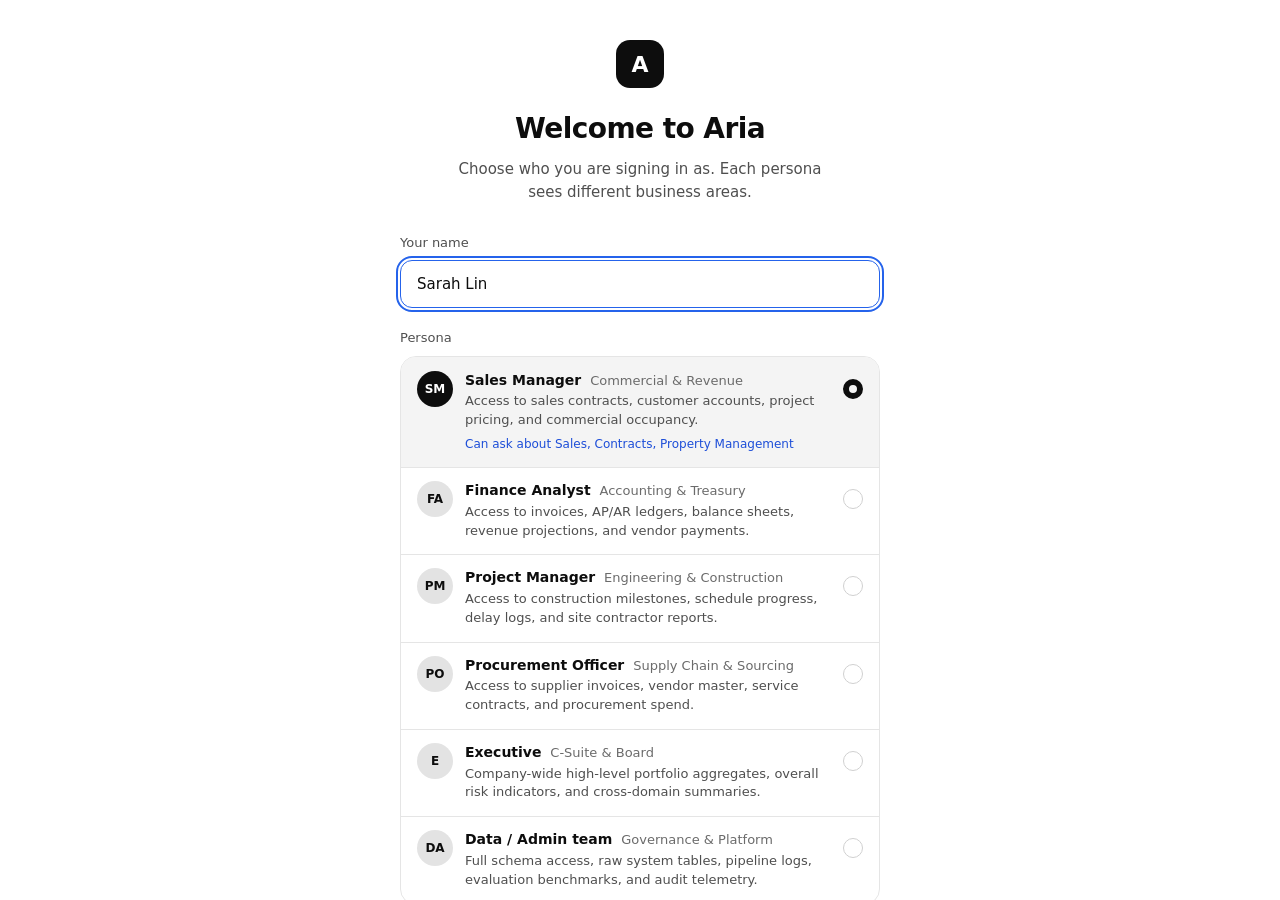
<file: index.html>
<!DOCTYPE html>
<html lang="en" data-theme="light">
<head>
  <meta charset="UTF-8">
  <meta name="viewport" content="width=device-width, initial-scale=1.0">
  <title>Aria · Business data assistant</title>
  <meta name="description" content="Business data assistant prototype using synthetic sales, finance, procurement, construction, and project data.">
  <link rel="stylesheet" href="styles.css">
</head>
<body>
  <div class="app-container">
    <!-- Main Body Area -->
    <div class="main-wrapper">
      <!-- Business Workspace Navigation Rail & History Sidebar -->
      <aside class="sidebar" id="sidebar" aria-label="Workspace navigation and history">
        <div class="sidebar-brand-header">
          <button type="button" class="header-icon-btn mobile-menu-btn app-logo-toggle" id="mobileMenuBtn" aria-label="Toggle workspace navigation sidebar" aria-controls="sidebar" aria-expanded="true" title="Toggle sidebar">
            <span class="app-logo-mark" aria-hidden="true">A</span>
          </button>
          <span class="sidebar-brand-name">Aria</span>
          <button type="button" class="header-icon-btn desktop-sidebar-close-btn" id="desktopSidebarCloseBtn" aria-label="Collapse workspace navigation sidebar" title="Collapse sidebar">
            <svg width="18" height="18" fill="none" stroke="currentColor" stroke-width="1.8" viewBox="0 0 24 24" aria-hidden="true"><rect x="3" y="4" width="18" height="16" rx="2"></rect><path d="M15 4v16"></path><path d="m10 9-3 3 3 3"></path></svg>
          </button>
        </div>
        <!-- Workspace Navigation Rail (Requirement A) -->
        <nav class="workspace-rail-nav" aria-label="Business workspace navigation">
          <button type="button" class="workspace-rail-item workspace-tool-primary" id="newChatBtn" aria-label="New Chat" title="New Chat">
            <svg width="16" height="16" fill="none" stroke="currentColor" stroke-width="2" viewBox="0 0 24 24" aria-hidden="true"><path d="M12 20h9"></path><path d="M16.5 3.5a2.121 2.121 0 0 1 3 3L7 19l-4 1 1-4L16.5 3.5z"></path></svg>
            <span>New Chat</span>
          </button>
          <button type="button" class="workspace-rail-item" id="openHistorySearchBtn" aria-label="Search conversations" aria-haspopup="dialog" title="Search conversations (Ctrl+K)">
            <svg width="16" height="16" fill="none" stroke="currentColor" stroke-width="2" viewBox="0 0 24 24" aria-hidden="true"><circle cx="11" cy="11" r="8"></circle><line x1="21" y1="21" x2="16.65" y2="16.65"></line></svg>
            <span>Search Chats</span>
          </button>
          <div class="workspace-tool-divider" role="separator"></div>
          <button type="button" class="workspace-rail-item active" id="railAskBtn" aria-label="Ask questions" title="Ask">
            <svg width="16" height="16" fill="none" stroke="currentColor" stroke-width="2" viewBox="0 0 24 24"><path d="M21 15a2 2 0 0 1-2 2H7l-4 4V5a2 2 0 0 1 2-2h14a2 2 0 0 1 2 2z"></path></svg>
            <span>Ask</span>
          </button>
          <button type="button" class="workspace-rail-item" id="savedAnswersBtn" aria-label="Saved Queries and Snapshots" title="Saved Insights">
            <svg width="16" height="16" fill="none" stroke="currentColor" stroke-width="2" viewBox="0 0 24 24"><path d="M19 21l-7-5-7 5V5a2 2 0 0 1 2-2h10a2 2 0 0 1 2 2z"></path></svg>
            <span>Saved Insights</span>
          </button>
          <button type="button" class="workspace-rail-item" id="railDataGuideBtn" aria-label="Data guide schema explorer" title="Data Guide">
            <svg width="16" height="16" fill="none" stroke="currentColor" stroke-width="2" viewBox="0 0 24 24"><ellipse cx="12" cy="5" rx="9" ry="3"></ellipse><path d="M21 12c0 1.66-4 3-9 3s-9-1.34-9-3"></path><path d="M3 5v14c0 1.66 4 3 9 3s9-1.34 9-3V5"></path></svg>
            <span>Data Guide</span>
          </button>
        </nav>

        <div class="sidebar-rail-separator" role="separator"></div>

        <!-- Recent Conversations Secondary Section (Requirement A.6) -->
        <section class="sidebar-conv-section" id="sidebarConvSection" aria-label="Recent conversations">
          <div class="sidebar-conv-section-header">
            <span class="sidebar-section-heading">Recents</span>
            <button type="button" class="sidebar-collapse-toggle-btn" id="toggleRecentConvsBtn" aria-label="Toggle recent conversations visibility" aria-expanded="true">
              <svg width="12" height="12" fill="none" stroke="currentColor" stroke-width="2" viewBox="0 0 24 24"><polyline points="6 9 12 15 18 9"></polyline></svg>
            </button>
          </div>

          <div class="sidebar-conv-collapsible" id="sidebarConvCollapsible">

            <div class="sidebar-content" id="sidebarConversationsList">
              <!-- Dynamically populated as one flat Recents list -->
            </div>

          </div>
        </section>

        <!-- User Profile Dropdown Menu -->
        <div class="sidebar-account">
        <div class="user-menu-wrapper">
          <button type="button" class="user-badge-btn" id="userMenuBtn" aria-label="User profile and roles" aria-expanded="false">
            <span class="sidebar-user-avatar" id="sidebarUserAvatar" aria-hidden="true">A</span>
            <span class="sidebar-user-copy">
              <strong id="sidebarUserName">Loading...</strong>
              <small id="sidebarUserRole">Demo persona</small>
            </span>
            <span id="headerUserLabel" class="sr-only">Demo persona: <strong>Loading...</strong></span>
            <span class="user-menu-chevron" aria-hidden="true">&#9662;</span>
          </button>
          <div class="user-menu-dropdown account-menu" id="userMenuDropdown" role="menu" aria-label="Account">
            <div class="user-menu-context account-menu-header">
              <span class="account-menu-avatar" id="userMenuAvatar" aria-hidden="true">A</span>
              <span class="account-menu-identity">
                <span class="sr-only">Current demo persona:</span>
                <strong id="userMenuPersonaName">Loading…</strong>
                <span id="userMenuPersonaRole">Loading role…</span>
              </span>
              <span class="account-menu-badge">Demo</span>
            </div>

            <button type="button" class="user-menu-item" id="switchUserMenuItem" role="menuitem">
              <svg width="16" height="16" fill="none" stroke="currentColor" stroke-width="2" viewBox="0 0 24 24" aria-hidden="true"><path d="M16 3h5v5"></path><path d="M21 3l-7 7"></path><path d="M8 21H3v-5"></path><path d="M3 21l7-7"></path></svg>
              <span>Switch persona</span>
            </button>
            <button type="button" class="user-menu-item" id="userMenuSettingsItem" role="menuitem">
              <svg width="16" height="16" fill="none" stroke="currentColor" stroke-width="2" viewBox="0 0 24 24" aria-hidden="true"><circle cx="12" cy="12" r="3"></circle><path d="M12 1v3M12 20v3M4.22 4.22l2.12 2.12M17.66 17.66l2.12 2.12M1 12h3M20 12h3M4.22 19.78l2.12-2.12M17.66 6.34l2.12-2.12"></path></svg>
              <span>Settings</span>
            </button>
            <button type="button" class="user-menu-item" id="userMenuHelpItem" role="menuitem">
              <svg width="16" height="16" fill="none" stroke="currentColor" stroke-width="2" viewBox="0 0 24 24" aria-hidden="true"><circle cx="12" cy="12" r="10"></circle><path d="M9.09 9a3 3 0 0 1 5.83 1c0 2-3 3-3 3"></path><path d="M12 17h.01"></path></svg>
              <span>Help &amp; shortcuts</span>
            </button>
            <div id="adminWorkspaceNav" class="user-menu-admin-links">
              <a href="admin.html" class="user-menu-item" id="adminNavLink" role="menuitem">
                <svg width="16" height="16" fill="none" stroke="currentColor" stroke-width="2" viewBox="0 0 24 24" aria-hidden="true"><path d="M4 19V9"></path><path d="M10 19V5"></path><path d="M16 19v-7"></path><path d="M22 19V3"></path></svg>
                <span>Admin console</span>
                <svg class="account-menu-trailing" width="14" height="14" fill="none" stroke="currentColor" stroke-width="2" viewBox="0 0 24 24" aria-hidden="true"><path d="M7 17 17 7"></path><path d="M8 7h9v9"></path></svg>
              </a>
            </div>

            <div class="user-menu-separator" role="separator"></div>
            <button type="button" class="user-menu-item danger" id="resetDemoDataMenuItem" role="menuitem">
              <svg width="16" height="16" fill="none" stroke="currentColor" stroke-width="2" viewBox="0 0 24 24" aria-hidden="true"><polyline points="1 4 1 10 7 10"></polyline><polyline points="23 20 23 14 17 14"></polyline><path d="M20.49 9A9 9 0 0 0 5.64 5.64L1 10m22 4l-4.64 4.36A9 9 0 0 1 3.51 15"></path></svg>
              <span>Reset demo data</span>
            </button>
            <p class="account-menu-note">Synthetic data · access and masking are simulated</p>
          </div>
        </div>
          <button type="button" class="sidebar-settings-shortcut" id="settingsBtn" aria-label="Preferences" title="Preferences">
            <svg width="18" height="18" fill="none" stroke="currentColor" stroke-width="2" viewBox="0 0 24 24" aria-hidden="true"><circle cx="12" cy="12" r="3"></circle><path d="M19.4 15a1.7 1.7 0 0 0 .34 1.88l.06.06-2.83 2.83-.06-.06A1.7 1.7 0 0 0 15 19.4a1.7 1.7 0 0 0-1 .6 1.7 1.7 0 0 0-.4 1.1V21h-4v-.09A1.7 1.7 0 0 0 8.6 19.4a1.7 1.7 0 0 0-1.88.34l-.06.06-2.83-2.83.06-.06A1.7 1.7 0 0 0 4.6 15a1.7 1.7 0 0 0-.6-1 1.7 1.7 0 0 0-1.1-.4H3v-4h.09A1.7 1.7 0 0 0 4.6 8.6a1.7 1.7 0 0 0-.34-1.88l-.06-.06 2.83-2.83.06.06A1.7 1.7 0 0 0 9 4.6a1.7 1.7 0 0 0 1-.6 1.7 1.7 0 0 0 .4-1.1V3h4v.09A1.7 1.7 0 0 0 15.4 4.6a1.7 1.7 0 0 0 1.88-.34l.06-.06 2.83 2.83-.06.06A1.7 1.7 0 0 0 19.4 9c.14.37.36.7.65.96.3.26.67.4 1.06.4H21v4h-.09a1.7 1.7 0 0 0-1.51.64z"></path></svg>
          </button>
        </div>
      </aside>
      <button type="button" class="mobile-sidebar-launcher" id="mobileSidebarLauncherBtn" aria-label="Open workspace navigation sidebar" aria-controls="sidebar">
        <span class="app-logo-mark" aria-hidden="true">A</span>
      </button>
      <button type="button" class="sidebar-mobile-backdrop" id="sidebarMobileBackdrop" aria-label="Close navigation menu" tabindex="-1"></button>

      <!-- Main Query / Chat Viewport -->
      <main class="chat-viewport is-idle" id="chatViewport">
        <!-- Slim top bar: current conversation title; the conversation menu sits at its right edge. -->
        <header class="chat-topbar">
          <h1 class="chat-topbar-title" id="chatTopbarTitle">New chat</h1>
          <span class="chat-topbar-badge" title="All people, records and figures in this prototype are synthetic">Synthetic demo data</span>
        </header>

        <!-- Scrollable thread -->
        <div class="chat-messages" id="chatMessages">
          <div class="chat-inner-container" id="chatContainer">
            <!-- Populated by app.js: greeting or the active conversation thread -->
          </div>
        </div>

        <!-- Composer: centred under the greeting on a new chat, docked at the bottom of a thread. -->
        <footer class="chat-input-bar">
          <div class="input-box-wrapper">
            <div class="typeahead-popup" id="typeaheadPopup"></div>

            <textarea
              class="chat-input-field"
              id="chatInput"
              rows="1"
              wrap="soft"
              placeholder="Ask anything about your business data…"
              aria-label="Natural-language business question input"
              autocomplete="off"
            ></textarea>

            <div class="composer-toolbar">
              <div class="input-helpers-bar" id="scopeEditorBar">
                <div class="scope-domain-control">
                  <span class="scope-helper-label sr-only">Search in</span>
                  <button type="button" class="scope-select-control domain-multiselect-trigger" id="domainScopeSelect" aria-haspopup="true" aria-expanded="false" aria-controls="domainScopeMenu" title="Limit which business areas Aria searches">
                    <svg width="16" height="16" fill="none" stroke="currentColor" stroke-width="2" viewBox="0 0 24 24" aria-hidden="true"><ellipse cx="12" cy="5" rx="9" ry="3"></ellipse><path d="M21 12c0 1.66-4 3-9 3s-9-1.34-9-3"></path><path d="M3 5v14c0 1.66 4 3 9 3s9-1.34 9-3V5"></path></svg>
                    <span id="domainScopeSelectLabel">All business areas</span>
                    <svg width="14" height="14" fill="none" stroke="currentColor" stroke-width="2" viewBox="0 0 24 24" aria-hidden="true"><path d="m6 9 6 6 6-6"></path></svg>
                  </button>
                  <div class="domain-multiselect-menu" id="domainScopeMenu" hidden>
                    <div class="domain-multiselect-heading">Optional search boundaries</div>
                    <p>Selected domains limit where Aria searches. They do not grant or represent data access.</p>
                    <div class="domain-multiselect-options" role="group" aria-label="Business domains">
                      <label><input type="checkbox" value="Sales"> <span>Sales</span></label>
                      <label><input type="checkbox" value="Finance"> <span>Finance</span></label>
                      <label><input type="checkbox" value="Projects"> <span>Projects</span></label>
                      <label><input type="checkbox" value="Procurement"> <span>Procurement</span></label>
                      <label><input type="checkbox" value="Construction"> <span>Construction</span></label>
                      <label><input type="checkbox" value="Property Management"> <span>Property Management</span></label>
                    </div>
                    <div class="domain-multiselect-footer">
                      <span id="domainScopeImpact">Auto searches domains inferred from the question.</span>
                      <button type="button" id="resetDomainScopeBtn">Search all areas</button>
                    </div>
                  </div>
                </div>
              </div>

              <div class="composer-actions">
                <button type="button" class="btn-mic" id="voiceInputBtn" title="Voice input" aria-label="Voice input" aria-pressed="false">
                  <svg width="18" height="18" fill="none" stroke="currentColor" stroke-width="2" viewBox="0 0 24 24"><path d="M12 1a3 3 0 0 0-3 3v8a3 3 0 0 0 6 0V4a3 3 0 0 0-3-3z"></path><path d="M19 10v2a7 7 0 0 1-14 0v-2"></path><line x1="12" y1="19" x2="12" y2="23"></line><line x1="8" y1="23" x2="16" y2="23"></line></svg>
                </button>
                <button type="button" class="btn-send" id="sendBtn" aria-label="Send question" title="Send (Enter)" disabled>
                  <svg width="18" height="18" fill="none" stroke="currentColor" stroke-width="2.4" stroke-linecap="round" stroke-linejoin="round" viewBox="0 0 24 24"><path d="M12 19V5"></path><path d="m5 12 7-7 7 7"></path></svg>
                </button>
              </div>
            </div>
          </div>

          <!-- Starter questions for a new chat (rendered by app.js). -->
          <div class="composer-suggestions" id="composerSuggestions"></div>

          <p class="composer-disclaimer">Aria answers from synthetic demo data and can misread a question. Check the interpretation before relying on a figure.</p>
        </footer>
      </main>

      <main class="chat-viewport saved-insights-viewport" id="savedInsightsViewport" style="display: none;">
        <div class="chat-messages library-scroll">
          <div class="library-page">
            <header class="library-header">
              <div>
                <h1>Saved insights</h1>
                <p>Saved questions re-run with their original scope. Snapshots keep a result exactly as it was captured.</p>
              </div>
            </header>
            <div id="savedInsightsListContainer">
              <!-- List will be rendered here -->
            </div>
          </div>
        </div>
      </main>

      <!-- Data Guide: a full page in the main area, opened from the sidebar. -->
      <section class="app-drawer data-guide-page" id="dataExplorerDrawer" aria-labelledby="dataGuideTitle">
        <button type="button" class="header-icon-btn data-guide-close" id="closeExplorerBtn" aria-label="Close Data Guide" title="Close">
          <svg width="18" height="18" fill="none" stroke="currentColor" stroke-width="2" viewBox="0 0 24 24" aria-hidden="true"><path d="M18 6 6 18M6 6l12 12"></path></svg>
        </button>
        <button type="button" class="header-icon-btn drawer-expand-btn" id="expandExplorerBtn" aria-label="Expand Business Data Guide" aria-pressed="false" hidden></button>
        <div class="drawer-body data-guide-scroll">
          <div class="data-guide-inner">
            <header class="data-guide-hero">
              <span class="data-guide-hero-icon" aria-hidden="true">
                <svg width="22" height="22" fill="none" stroke="currentColor" stroke-width="1.8" viewBox="0 0 24 24"><ellipse cx="12" cy="5" rx="9" ry="3"></ellipse><path d="M21 12c0 1.66-4 3-9 3s-9-1.34-9-3"></path><path d="M3 5v14c0 1.66 4 3 9 3s9-1.34 9-3V5"></path></svg>
              </span>
              <h1 id="dataGuideTitle">Data Guide</h1>
              <p>See what Aria can answer, how business terms are defined, and which tables sit underneath.</p>
              <div class="sidebar-search-box data-guide-search">
                <svg width="18" height="18" fill="none" stroke="currentColor" stroke-width="2" viewBox="0 0 24 24" aria-hidden="true"><circle cx="11" cy="11" r="8"></circle><line x1="21" y1="21" x2="16.65" y2="16.65"></line></svg>
                <input type="search" id="explorerSearchInput" placeholder="Search business areas, metrics or definitions" aria-label="Search the Data Guide">
              </div>
            </header>

            <div class="explorer-tabs data-guide-tabs" role="tablist" aria-label="Data Guide sections">
              <button type="button" class="explorer-tab-btn active" id="tabCapabilitiesBtn">What you can ask</button>
              <button type="button" class="explorer-tab-btn" id="tabGlossaryBtn">Definitions</button>
              <button type="button" class="explorer-tab-btn" id="tabTablesBtn">Schema</button>
            </div>

            <div id="explorerTabContent" class="data-guide-content">
              <!-- Dynamically rendered -->
            </div>
          </div>
        </div>
      </section>
      <button type="button" class="data-guide-backdrop" id="dataGuideBackdrop" aria-label="Close Data Guide" tabindex="-1" hidden></button>

      <!-- Backdrop for the Evidence & sources modal -->
      <div class="scope-inspector-backdrop" id="scopeInspectorBackdrop"></div>

      <!-- Evidence & sources modal -->
      <aside class="evidence-desk-drawer evidence-desk-modal" id="scopeInspectorPanel" role="dialog" aria-modal="true" aria-labelledby="evidenceDeskTitle" aria-hidden="true" tabindex="-1" inert>
        <div class="panel-resize-handle evidence-resize-handle" id="evidenceResizeHandle" role="separator" tabindex="0" aria-orientation="vertical" aria-label="Resize Evidence Desk"></div>
        <div class="drawer-header">
          <span class="drawer-title" id="evidenceDeskTitle">Evidence &amp; sources</span>
          <button type="button" class="header-icon-btn inspector-close-btn" id="closeScopeInspectorBtn" aria-label="Close Evidence Desk">
            <svg width="18" height="18" fill="none" stroke="currentColor" stroke-width="2" viewBox="0 0 24 24" aria-hidden="true"><path d="M18 6 6 18M6 6l12 12"></path></svg>
          </button>
        </div>

        <div class="drawer-tabs segmented-control" role="tablist" aria-label="Evidence Desk sections">
          <button type="button" class="drawer-tab active" role="tab" aria-selected="true">Interpretation</button>
          <button type="button" class="drawer-tab" role="tab" aria-selected="false">Sources</button>
          <button type="button" class="drawer-tab" role="tab" aria-selected="false">Query</button>
        </div>

        <div class="inspector-body" id="scopeInspectorBody">
          <!-- Dynamically populated when opened from a result -->
          <p class="inspector-empty-copy">Select an answer to view supporting evidence, data coverage, validation details, and technical logs.</p>
        </div>
      </aside>
    </div>
  </div>

  <!-- =========================================================================
       BLOCKING MODAL: "WHO IS USING" FIRST ACCESS PROFILE PICKER
       ========================================================================= -->
  <div class="modal-backdrop onboarding-screen" id="userProfileModalBackdrop">
    <div class="app-modal onboarding-panel" role="dialog" aria-modal="true" aria-labelledby="profileModalTitle" aria-describedby="profileModalIntro">
      <span class="onboarding-logo" aria-hidden="true">A</span>
      <h1 class="onboarding-title" id="profileModalTitle">Welcome to Aria</h1>
      <p class="onboarding-intro" id="profileModalIntro">Choose who you are signing in as. Each persona sees different business areas.</p>

      <div class="onboarding-field">
        <label for="profileNameInput">Your name</label>
        <input type="text" id="profileNameInput" class="onboarding-input" placeholder="e.g. Sarah Lin" autocomplete="off">
      </div>

      <div class="onboarding-field">
        <span class="onboarding-field-label" id="roleListLabel">Persona</span>
        <div class="role-list" id="roleCardsGrid" role="group" aria-labelledby="roleListLabel">
          <!-- Populated dynamically from USER_ROLES in mock-data.js -->
        </div>
      </div>

      <button type="button" class="onboarding-continue" id="saveProfileBtn">Continue</button>
      <button type="button" class="onboarding-cancel" id="cancelProfileBtn" hidden>Cancel</button>
      <p class="onboarding-footnote">Synthetic demo data. Persona access and masking are simulated, not production security controls.</p>
    </div>
  </div>

  <!-- =========================================================================
       DATA EXPLORER DRAWER (Group D)
       ========================================================================= -->
  <!-- =========================================================================
       SETTINGS DRAWER (Group H)
       ========================================================================= -->
  <div class="app-drawer settings-dialog" id="settingsDrawer" role="dialog" aria-modal="true" aria-labelledby="settingsDialogTitle">
    <nav class="settings-nav" aria-label="Settings sections">
      <button type="button" class="header-icon-btn settings-close" id="closeSettingsBtn" aria-label="Close settings">
        <svg width="18" height="18" fill="none" stroke="currentColor" stroke-width="2" viewBox="0 0 24 24" aria-hidden="true"><path d="M18 6 6 18M6 6l12 12"></path></svg>
      </button>
      <h2 class="sr-only" id="settingsDialogTitle">Settings</h2>
      <div class="settings-primary-tabs" role="tablist" aria-orientation="vertical">
        <button type="button" class="settings-primary-tab active" id="settingsPreferencesTabBtn" role="tab" aria-selected="true" aria-controls="settingsPreferencesPanel">
          <svg width="16" height="16" fill="none" stroke="currentColor" stroke-width="2" viewBox="0 0 24 24" aria-hidden="true"><circle cx="12" cy="12" r="3"></circle><path d="M12 1v3M12 20v3M4.22 4.22l2.12 2.12M17.66 17.66l2.12 2.12M1 12h3M20 12h3M4.22 19.78l2.12-2.12M17.66 6.34l2.12-2.12"></path></svg>
          <span>General</span>
        </button>
        <button type="button" class="settings-primary-tab" id="settingsHelpTabBtn" role="tab" aria-selected="false" aria-controls="settingsHelpPanel">
          <svg width="16" height="16" fill="none" stroke="currentColor" stroke-width="2" viewBox="0 0 24 24" aria-hidden="true"><circle cx="12" cy="12" r="10"></circle><path d="M9.09 9a3 3 0 0 1 5.83 1c0 2-3 3-3 3"></path><path d="M12 17h.01"></path></svg>
          <span>Help &amp; shortcuts</span>
        </button>
      </div>
    </nav>

    <div class="drawer-body settings-panel" id="settingsPreferencesPanel" role="tabpanel" aria-labelledby="settingsPreferencesTabBtn">
      <h3 class="settings-panel-title">General</h3>

      <div class="settings-row">
        <div class="settings-row-copy"><strong>Theme</strong><span>Light, dark, or follow your system.</span></div>
        <div class="segmented-control" role="group" aria-label="Theme">
          <button type="button" class="theme-choice-btn" data-theme-choice="light">Light</button>
          <button type="button" class="theme-choice-btn" data-theme-choice="dark">Dark</button>
          <button type="button" class="theme-choice-btn" data-theme-choice="system">System</button>
        </div>
      </div>

      <div class="settings-row">
        <div class="settings-row-copy"><strong>Answer detail</strong><span>Detailed adds the supporting figures under each answer.</span></div>
        <div class="segmented-control" role="group" aria-label="Answer detail">
          <button type="button" class="detail-choice-btn active" data-detail="detailed" title="Executive summary with supporting figures">Detailed</button>
          <button type="button" class="detail-choice-btn" data-detail="concise" title="Key takeaway only">Concise</button>
        </div>
      </div>

      <label class="settings-row settings-toggle-row" for="settingShowSqlDefault">
        <span class="settings-row-copy"><strong>Open the query first</strong><span>Evidence &amp; sources starts on the generated SQL.</span></span>
        <input type="checkbox" class="switch-input" id="settingShowSqlDefault" role="switch">
      </label>

      <label class="settings-row settings-toggle-row" for="settingShowPipelineDefault">
        <span class="settings-row-copy"><strong>Show pipeline stages</strong><span>Display each step while Aria works on a question.</span></span>
        <input type="checkbox" class="switch-input" id="settingShowPipelineDefault" role="switch">
      </label>

      <label class="settings-row settings-toggle-row" for="settingCompactMode">
        <span class="settings-row-copy"><strong>Compact spacing</strong><span>Tighter spacing between messages.</span></span>
        <input type="checkbox" class="switch-input" id="settingCompactMode" role="switch">
      </label>
    </div>

    <div class="drawer-body settings-panel settings-help-panel" id="settingsHelpPanel" role="tabpanel" aria-labelledby="settingsHelpTabBtn" hidden>
      <h3 class="settings-panel-title">Help &amp; shortcuts</h3>
      <div class="explorer-tabs segmented-control settings-help-tabs">
        <button type="button" class="explorer-tab-btn active" id="helpTabDomainsBtn">Business areas</button>
        <button type="button" class="explorer-tab-btn" id="helpTabScopeBtn">Limitations</button>
        <button type="button" class="explorer-tab-btn" id="helpTabShortcutsBtn">Shortcuts</button>
      </div>

      <div id="helpTabContent">
        <!-- Populated by JavaScript -->
      </div>
    </div>
  </div>
  <button type="button" class="settings-backdrop" id="settingsBackdrop" aria-label="Close settings" tabindex="-1"></button>

  <!-- =========================================================================
       THUMBS DOWN REASON MODAL (Group B)
       ========================================================================= -->
  <div class="modal-backdrop" id="feedbackModalBackdrop">
    <div class="app-modal modal-sm" role="dialog" aria-modal="true" aria-labelledby="feedbackTitle">
      <div class="modal-header">
        <div class="modal-title" id="feedbackTitle">Share feedback</div>
        <button type="button" class="header-icon-btn modal-close" id="closeFeedbackModalBtn" aria-label="Close feedback">
          <svg width="18" height="18" fill="none" stroke="currentColor" stroke-width="2" viewBox="0 0 24 24" aria-hidden="true"><path d="M18 6 6 18M6 6l12 12"></path></svg>
        </button>
      </div>
      <div class="modal-body">
        <p class="feedback-help">What was wrong with this answer? You can change your feedback later.</p>
        <div class="reason-chip-group" id="feedbackReasonChips">
          <button type="button" class="reason-chip-btn">Wrong number</button>
          <button type="button" class="reason-chip-btn">Wrong interpretation</button>
          <button type="button" class="reason-chip-btn">Outdated data</button>
          <button type="button" class="reason-chip-btn">Hard to understand</button>
          <button type="button" class="reason-chip-btn">Other</button>
        </div>
        <label class="sr-only" for="feedbackCommentInput">Additional details</label>
        <textarea id="feedbackCommentInput" class="form-control form-textarea" placeholder="Add details (optional)"></textarea>
      </div>
      <div class="modal-footer">
        <button type="button" class="action-tool-btn" id="cancelFeedbackBtn">Cancel</button>
        <button type="button" class="action-tool-btn primary" id="submitFeedbackBtn">Submit</button>
      </div>
    </div>
  </div>

  <!-- =========================================================================
       CLICKABLE SOURCE TABLE POPOVER (Group B)
       ========================================================================= -->
  <div class="modal-backdrop" id="sourceTableModalBackdrop">
    <div class="app-modal modal-md source-sheet" role="dialog" aria-modal="true" aria-labelledby="sourceTableModalTitle">
      <div class="modal-header">
        <span class="source-sheet-icon" aria-hidden="true">
          <svg width="18" height="18" fill="none" stroke="currentColor" stroke-width="1.8" viewBox="0 0 24 24"><ellipse cx="12" cy="5" rx="9" ry="3"></ellipse><path d="M21 12c0 1.66-4 3-9 3s-9-1.34-9-3"></path><path d="M3 5v14c0 1.66 4 3 9 3s9-1.34 9-3V5"></path></svg>
        </span>
        <div class="modal-title" id="sourceTableModalTitle">Source details</div>
        <button type="button" class="header-icon-btn modal-close" id="closeSourceTableModalBtn" aria-label="Close source details">
          <svg width="18" height="18" fill="none" stroke="currentColor" stroke-width="2" viewBox="0 0 24 24" aria-hidden="true"><path d="M18 6 6 18M6 6l12 12"></path></svg>
        </button>
      </div>
      <div class="modal-body" id="sourceTableModalBody">
        <!-- Dynamically populated -->
      </div>
    </div>
  </div>

  <!-- Destructive history action requires explicit confirmation. -->
  <div class="modal-backdrop" id="clearHistoryModalBackdrop">
    <div class="app-modal modal-confirm clear-history-modal" role="alertdialog" aria-modal="true" aria-labelledby="clearHistoryModalTitle" aria-describedby="clearHistoryModalDescription">
      <div class="modal-header">
        <div class="modal-title" id="clearHistoryModalTitle">Clear all chats?</div>
        <button type="button" class="header-icon-btn modal-close" id="closeClearHistoryModalBtn" aria-label="Cancel clearing chat history">
          <svg width="18" height="18" fill="none" stroke="currentColor" stroke-width="2" viewBox="0 0 24 24" aria-hidden="true"><path d="M18 6 6 18M6 6l12 12"></path></svg>
        </button>
      </div>
      <div class="modal-body">
        <p id="clearHistoryModalDescription">This permanently deletes <strong id="clearHistoryConversationCount">all conversations</strong> saved in this browser for the current persona. Saved insights and settings are kept.</p>
      </div>
      <div class="modal-footer">
        <button type="button" class="action-tool-btn" id="cancelClearHistoryBtn">Cancel</button>
        <button type="button" class="action-tool-btn danger" id="confirmClearHistoryBtn">Clear all</button>
      </div>
    </div>
  </div>

  <!-- Context-preserving CSV export options. -->
  <div class="modal-backdrop" id="csvExportModalBackdrop">
    <div class="app-modal modal-md export-options-modal" role="dialog" aria-modal="true" aria-labelledby="csvExportModalTitle" aria-describedby="csvExportModalDescription">
      <div class="modal-header">
        <div class="modal-title" id="csvExportModalTitle">Export as CSV</div>
        <button type="button" class="header-icon-btn modal-close" id="closeCsvExportModalBtn" aria-label="Close export options">
          <svg width="18" height="18" fill="none" stroke="currentColor" stroke-width="2" viewBox="0 0 24 24" aria-hidden="true"><path d="M18 6 6 18M6 6l12 12"></path></svg>
        </button>
      </div>
      <div class="modal-body">
        <p id="csvExportModalDescription">The file includes the scope, units, data date and a synthetic-data label alongside the rows.</p>
        <fieldset class="export-row-options">
          <legend>Rows</legend>
          <label><input type="radio" name="csvExportRows" value="all" checked> <span><strong id="csvExportAllLabel">All rows</strong><small>The complete result set.</small></span></label>
          <label id="csvExportFilteredOption"><input type="radio" name="csvExportRows" value="filtered"> <span><strong id="csvExportFilteredLabel">Filtered rows</strong><small id="csvExportFilterDescription">Only rows matching the current table filter.</small></span></label>
        </fieldset>
        <details class="export-context-disclosure" open>
          <summary>Included context</summary>
          <div class="export-context-preview" id="csvExportContextPreview"></div>
        </details>
      </div>
      <div class="modal-footer">
        <button type="button" class="action-tool-btn" id="cancelCsvExportBtn">Cancel</button>
        <button type="button" class="action-tool-btn primary" id="confirmCsvExportBtn">Download</button>
      </div>
    </div>
  </div>

  <!-- Toast Notification Container -->
  <div class="toast-container" id="toastContainer" aria-live="polite"></div>
  <div class="sr-only" id="appStatusLive" role="status" aria-live="polite" aria-atomic="true"></div>
  <div class="sr-only" id="appAlertLive" role="alert" aria-live="assertive" aria-atomic="true"></div>

  <!-- Conversation history search is separate from filtering rows/questions. -->
  <div class="modal-backdrop palette-backdrop" id="historySearchModalBackdrop">
    <div class="app-modal history-search-modal" role="dialog" aria-modal="true" aria-labelledby="historySearchTitle" aria-describedby="historySearchHelp">
      <h2 class="sr-only" id="historySearchTitle">Search chats</h2>
      <p class="sr-only" id="historySearchHelp">Searches conversation titles and message content.</p>
      <div class="palette-input-row">
        <svg width="18" height="18" fill="none" stroke="currentColor" stroke-width="2" viewBox="0 0 24 24" aria-hidden="true"><circle cx="11" cy="11" r="8"></circle><line x1="21" y1="21" x2="16.65" y2="16.65"></line></svg>
        <label class="sr-only" for="historySearchDialogInput">Search conversation history</label>
        <input type="search" id="historySearchDialogInput" autocomplete="off" placeholder="Search chats…">
        <button type="button" class="header-icon-btn modal-close" id="closeHistorySearchBtn" aria-label="Close conversation search">
          <svg width="18" height="18" fill="none" stroke="currentColor" stroke-width="2" viewBox="0 0 24 24" aria-hidden="true"><path d="M18 6 6 18M6 6l12 12"></path></svg>
        </button>
      </div>
      <div class="palette-body">
        <button type="button" class="palette-row palette-new-chat" id="historySearchNewChatBtn">
          <span class="palette-row-icon" aria-hidden="true"><svg width="16" height="16" fill="none" stroke="currentColor" stroke-width="2" viewBox="0 0 24 24"><path d="M12 20h9"></path><path d="M16.5 3.5a2.121 2.121 0 0 1 3 3L7 19l-4 1 1-4L16.5 3.5z"></path></svg></span>
          <span class="palette-row-title">New chat</span>
        </button>
        <div class="history-search-status sr-only" id="historySearchStatus" role="status" aria-live="polite"></div>
        <div class="history-search-results" id="historySearchResults"></div>
      </div>
      <div class="palette-footer" aria-hidden="true"><span><kbd>↑</kbd><kbd>↓</kbd> to move</span><span><kbd>Enter</kbd> to open</span><span><kbd>Esc</kbd> to close</span></div>
    </div>
  </div>

  <!-- =========================================================================
       RENAME CONVERSATION MODAL
       ========================================================================= -->
  <div class="modal-backdrop" id="renameConvModalBackdrop">
    <div class="app-modal modal-confirm" role="dialog" aria-modal="true" aria-labelledby="renameConvTitle">
      <div class="modal-header">
        <div class="modal-title" id="renameConvTitle">Rename chat</div>
        <button type="button" class="header-icon-btn modal-close" id="closeRenameConvModalBtn" aria-label="Close rename">
          <svg width="18" height="18" fill="none" stroke="currentColor" stroke-width="2" viewBox="0 0 24 24" aria-hidden="true"><path d="M18 6 6 18M6 6l12 12"></path></svg>
        </button>
      </div>
      <div class="modal-body">
        <label for="renameConvInput" class="sr-only">Chat name</label>
        <input type="text" id="renameConvInput" class="form-control" autocomplete="off">
      </div>
      <div class="modal-footer">
        <button type="button" class="action-tool-btn" id="cancelRenameConvBtn">Cancel</button>
        <button type="button" class="action-tool-btn primary" id="submitRenameConvBtn">Save</button>
      </div>
    </div>
  </div>

  <!-- =========================================================================
       DELETE CONVERSATION MODAL
       ========================================================================= -->
  <div class="modal-backdrop" id="deleteConvModalBackdrop">
    <div class="app-modal modal-confirm" role="alertdialog" aria-modal="true" aria-labelledby="deleteConvTitle" aria-describedby="deleteConvDescription">
      <div class="modal-header">
        <div class="modal-title" id="deleteConvTitle">Delete chat?</div>
        <button type="button" class="header-icon-btn modal-close" id="closeDeleteConvModalBtn" aria-label="Close delete confirmation">
          <svg width="18" height="18" fill="none" stroke="currentColor" stroke-width="2" viewBox="0 0 24 24" aria-hidden="true"><path d="M18 6 6 18M6 6l12 12"></path></svg>
        </button>
      </div>
      <div class="modal-body">
        <p id="deleteConvDescription">This chat and its answers will be removed from your history. This can’t be undone.</p>
      </div>
      <div class="modal-footer">
        <button type="button" class="action-tool-btn" id="cancelDeleteConvBtn">Cancel</button>
        <button type="button" class="action-tool-btn danger" id="submitDeleteConvBtn">Delete</button>
      </div>
    </div>
  </div>

  <!-- =========================================================================
       EDIT INTERPRETATION MODAL (R2-09)
       ========================================================================= -->
  <div class="modal-backdrop" id="editInterpretationModalBackdrop">
    <div class="app-modal modal-md edit-interpretation-modal" role="dialog" aria-modal="true" aria-labelledby="editInterpretationTitle">
      <div class="modal-header">
        <div class="modal-title" id="editInterpretationTitle">Edit interpretation</div>
        <button type="button" class="header-icon-btn modal-close" id="closeEditInterpretationModalBtn" aria-label="Close edit interpretation">
          <svg width="18" height="18" fill="none" stroke="currentColor" stroke-width="2" viewBox="0 0 24 24" aria-hidden="true"><path d="M18 6 6 18M6 6l12 12"></path></svg>
        </button>
      </div>
      <div class="modal-body">
        <p class="modal-lead">Change how Aria read your question. Applying re-runs the answer with these settings.</p>
        <form id="editInterpretationForm" onsubmit="return false;">
          <input type="hidden" id="editInterpSourceMsgId" value="">

          <div class="form-group">
            <label for="editInterpMetric" class="form-label">Metric</label>
            <select id="editInterpMetric" class="form-control">
              <!-- Dynamic options -->
            </select>
          </div>

          <div class="form-group">
            <label for="editInterpBreakdown" class="form-label">Grain</label>
            <select id="editInterpBreakdown" class="form-control">
              <!-- Dynamic options -->
            </select>
            <div id="editInterpDynamicHint" class="interp-dynamic-hint" style="display: none;"></div>
          </div>

          <div class="form-grid-2">
            <div class="form-group">
              <label for="editInterpDomain" class="form-label">Business Area</label>
              <select id="editInterpDomain" class="form-control">
                <option value="Finance">Finance</option>
                <option value="Procurement">Procurement</option>
                <option value="Contracts">Contracts</option>
                <option value="Construction">Construction</option>
                <option value="Property Management">Property Management</option>
                <option value="Projects">Projects</option>
                <option value="All Domains">All Domains</option>
              </select>
            </div>
            <div class="form-group">
              <label for="editInterpProjects" class="form-label">Project Scope</label>
              <select id="editInterpProjects" class="form-control">
                <option value="all">All enterprise projects</option>
                <option value="PRJ-SK-02">Skyline Residences Tower B (PRJ-SK-02)</option>
                <option value="PRJ-GMB-02">Grand Marina Bay Phase 2 (PRJ-GMB-02)</option>
                <option value="PRJ-HH-04">Heritage Heights High-Rise (PRJ-HH-04)</option>
                <option value="PRJ-OCP-01">Oasis Central Park Villas (PRJ-OCP-01)</option>
                <option value="PRJ-RLH-01">Riverside Logistics Hub (PRJ-RLH-01)</option>
              </select>
            </div>
          </div>

          <div class="form-group">
            <label for="editInterpPeriod" class="form-label">Period</label>
            <select id="editInterpPeriod" class="form-control">
              <option value="auto">Auto — infer from question</option>
              <option value="current_quarter">This calendar quarter (01/07/2026–30/09/2026)</option>
              <option value="previous_quarter">Previous calendar quarter (01/04/2026–30/06/2026)</option>
              <option value="calendar_year">Calendar year 2026 (01/01/2026–31/12/2026)</option>
              <option value="custom">Custom date range...</option>
            </select>
          </div>

          <div id="editInterpCustomDateRow" class="form-grid-2" style="display: none;">
            <div class="form-group">
              <label for="editInterpStartDate" class="form-label">Start Date</label>
              <input type="date" id="editInterpStartDate" class="form-control">
            </div>
            <div class="form-group">
              <label for="editInterpEndDate" class="form-label">End Date</label>
              <input type="date" id="editInterpEndDate" class="form-control">
            </div>
          </div>

          <div class="form-group">
            <label for="editInterpCurrency" class="form-label">Currency / Unit</label>
            <input type="text" id="editInterpCurrency" class="form-control" readonly disabled>
          </div>

          <div class="form-group">
            <label class="form-label">Assumptions</label>
            <div id="editInterpAssumptionsList" class="interpretation-assumptions-edit-box">
              <!-- Checkboxes for assumptions -->
            </div>
          </div>

          <div class="modal-footer modal-footer-inline">
            <button type="button" class="action-tool-btn" id="btnCancelEditInterpretation">Cancel</button>
            <button type="button" class="action-tool-btn primary" id="btnApplyEditInterpretation">Apply and re-run</button>
          </div>
        </form>
      </div>
    </div>
  </div>

  <!-- Scripts -->
  <script src="ck1-schema-data.js"></script>
  <script src="ck1-mock-data.js"></script>
  <script src="mock-data.js"></script>
  <script src="app.js"></script>
</body>
</html>
</file>
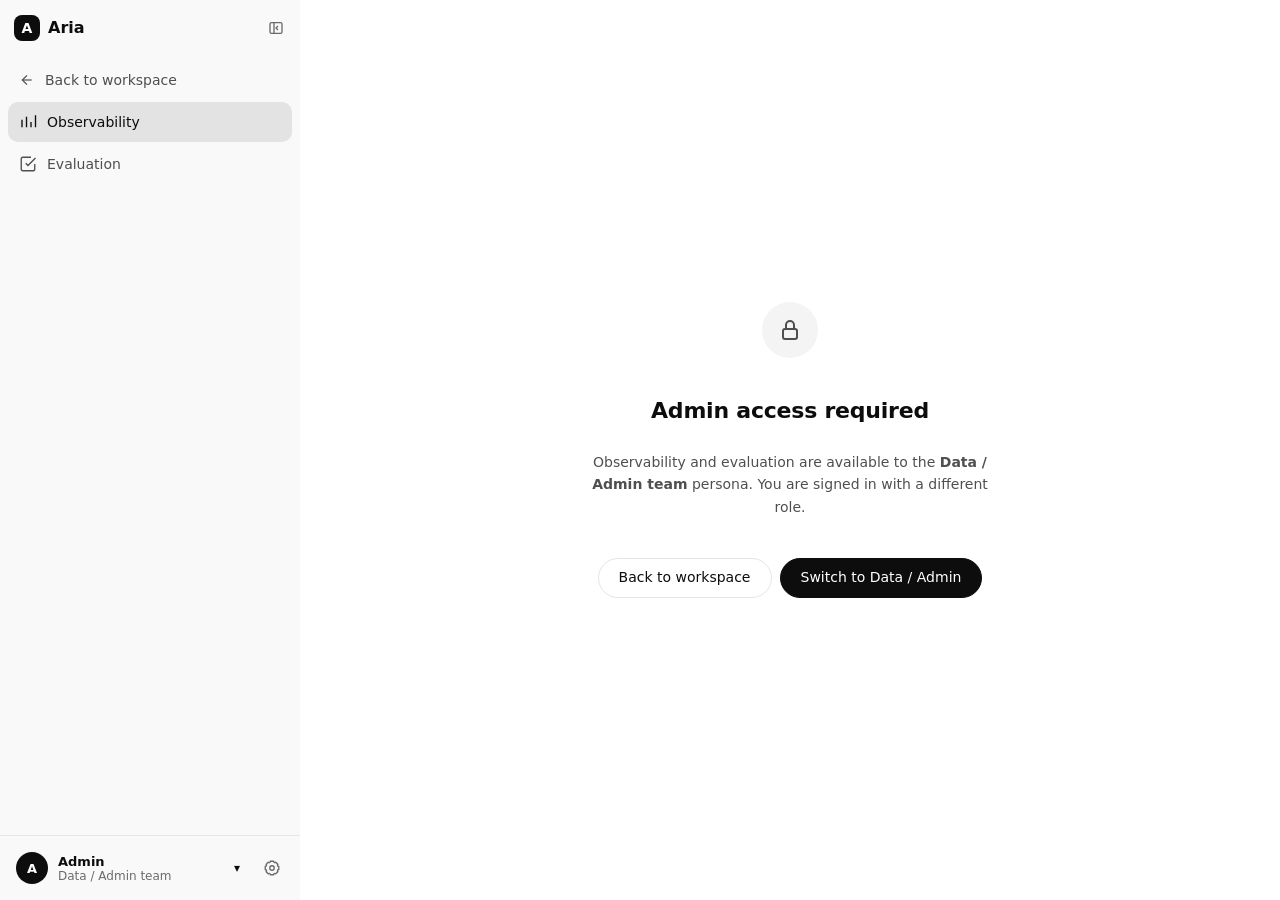
<file: admin.html>
<!DOCTYPE html>
<html lang="en" data-theme="light">
<head>
  <meta charset="UTF-8">
  <meta name="viewport" content="width=device-width, initial-scale=1.0">
  <title>Aria · Observability &amp; evaluation</title>
  <meta name="description" content="Unified observability and evaluation dashboard.">
  <link rel="stylesheet" href="styles.css">
  <style>
    .story-section { margin-bottom: 32px; }
    .story-section h2 { font-size: 18px; margin-bottom: 12px; color: var(--text-primary); border-bottom: 1px solid var(--border-color); padding-bottom: 8px; }
    .collapsible-details { margin-top: 16px; border: 1px solid var(--border-color); border-radius: var(--radius-md); }
    .collapsible-header { padding: 12px 16px; background: var(--bg-surface); cursor: pointer; font-weight: 600; display: flex; justify-content: space-between; }
    .collapsible-body { padding: 16px; border-top: 1px solid var(--border-color); }
    
    .story-line { margin-bottom: 12px; }
    .story-label { font-weight: 600; font-size: 13px; color: var(--text-muted); margin-bottom: 4px; }
    .story-content { font-size: 14px; color: var(--text-primary); }
    .action-panel { display: flex; gap: 12px; background: var(--bg-surface); padding: 16px; border-radius: var(--radius-md); border: 1px solid var(--border-color); margin-bottom: 24px; align-items: center; justify-content: space-between; }
    .action-title { font-weight: 600; font-size: 15px; }
    .action-desc { font-size: 12px; color: var(--text-secondary); }
    .admin-settings-modal { width: min(520px, calc(100vw - 32px)); }
  </style>
</head>
<body class="dashboard-page">
  <div class="admin-app-shell">
    <aside class="admin-sidebar" id="adminSidebar" aria-label="Aria admin navigation">
      <div class="admin-sidebar-brand">
        <div class="admin-brand-mark" aria-hidden="true">A</div>
        <span class="admin-brand-name">Aria</span>
        <button type="button" class="admin-sidebar-toggle" id="adminSidebarToggle" aria-label="Collapse sidebar" aria-expanded="true">
          <svg width="18" height="18" fill="none" stroke="currentColor" stroke-width="2" viewBox="0 0 24 24" aria-hidden="true"><rect x="3" y="4" width="18" height="16" rx="2"></rect><path d="M9 4v16"></path><path d="m15 9-3 3 3 3"></path></svg>
        </button>
      </div>

      <nav class="admin-sidebar-nav" aria-label="Admin views">
        <a href="index.html" class="admin-nav-item" title="Back to workspace">
          <svg viewBox="0 0 24 24" aria-hidden="true"><path d="M19 12H5"></path><path d="m12 19-7-7 7-7"></path></svg>
          <span>Back to workspace</span>
        </a>
        <button type="button" class="admin-nav-item active" id="observabilityNavBtn" aria-current="page">
          <svg viewBox="0 0 24 24" aria-hidden="true"><path d="M4 19V9"></path><path d="M10 19V5"></path><path d="M16 19v-7"></path><path d="M22 19V3"></path></svg>
          <span>Observability</span>
        </button>
        <button type="button" class="admin-nav-item" id="evaluationNavBtn">
          <svg viewBox="0 0 24 24" aria-hidden="true"><path d="M9 11 12 14 22 4"></path><path d="M21 12v7a2 2 0 0 1-2 2H5a2 2 0 0 1-2-2V5a2 2 0 0 1 2-2h11"></path></svg>
          <span>Evaluation</span>
        </button>
      </nav>

      <div class="admin-sidebar-footer">
        <button type="button" class="admin-settings-link" id="adminSettingsBtn" title="Settings" aria-label="Open settings" aria-haspopup="dialog">
          <svg viewBox="0 0 24 24" aria-hidden="true"><circle cx="12" cy="12" r="3"></circle><path d="M19.4 15a1.7 1.7 0 0 0 .34 1.88l.06.06-2.83 2.83-.06-.06a1.7 1.7 0 0 0-1.88-.34 1.7 1.7 0 0 0-1.03 1.56V21h-4v-.09A1.7 1.7 0 0 0 8.95 19.4a1.7 1.7 0 0 0-1.88.34l-.06.06-2.83-2.83.06-.06A1.7 1.7 0 0 0 4.6 15a1.7 1.7 0 0 0-1.56-1.03H3v-4h.09A1.7 1.7 0 0 0 4.6 8.95a1.7 1.7 0 0 0-.34-1.88L4.2 7l2.83-2.83.06.06A1.7 1.7 0 0 0 8.97 4.6 1.7 1.7 0 0 0 10 3.04V3h4v.09a1.7 1.7 0 0 0 1.03 1.56 1.7 1.7 0 0 0 1.88-.34l.06-.06L19.8 7l-.06.06a1.7 1.7 0 0 0-.34 1.88A1.7 1.7 0 0 0 20.96 10H21v4h-.09A1.7 1.7 0 0 0 19.4 15Z"></path></svg>
          <span>Settings</span>
        </button>
        <div class="user-menu-wrapper admin-user-menu" id="adminUserBadge">
          <button type="button" class="admin-persona-button" id="adminUserMenuBtn" aria-label="User profile and roles" aria-haspopup="menu" aria-expanded="false">
            <span class="admin-persona-avatar" id="adminPersonaAvatar" aria-hidden="true">A</span>
            <span class="admin-persona-copy" id="adminUserLabel"><strong>Admin</strong><small>Data / Admin team</small></span>
            <span class="user-menu-chevron" aria-hidden="true">&#9662;</span>
          </button>
          <div class="user-menu-dropdown account-menu admin-account-menu" id="adminUserMenuDropdown" role="menu" aria-label="Account">
            <div class="user-menu-context account-menu-header">
              <span class="account-menu-avatar" id="adminMenuAvatar" aria-hidden="true">A</span>
              <span class="account-menu-identity">
                <span class="sr-only">Current demo persona:</span>
                <strong id="adminMenuPersonaName">Admin</strong>
                <span id="adminMenuPersonaRole">Data / Admin team</span>
              </span>
              <span class="account-menu-badge">Demo</span>
            </div>
            <a href="index.html" class="user-menu-item" role="menuitem">
              <svg viewBox="0 0 24 24" aria-hidden="true"><path d="M19 12H5M12 19l-7-7 7-7"></path></svg>
              <span>Return to workspace</span>
            </a>
            <button type="button" class="user-menu-item" id="adminSwitchPersonaBtn" role="menuitem">
              <svg viewBox="0 0 24 24" aria-hidden="true"><path d="M16 3h5v5M21 3l-7 7M8 21H3v-5M3 21l7-7"></path></svg>
              <span>Switch persona</span>
            </button>
            <button type="button" class="user-menu-item" id="adminMenuSettingsBtn" role="menuitem">
              <svg viewBox="0 0 24 24" aria-hidden="true"><circle cx="12" cy="12" r="3"></circle><path d="M12 1v3M12 20v3M4.22 4.22l2.12 2.12M17.66 17.66l2.12 2.12M1 12h3M20 12h3M4.22 19.78l2.12-2.12M17.66 6.34l2.12-2.12"></path></svg>
              <span>Settings</span>
            </button>
            <button type="button" class="user-menu-item" id="adminMenuHelpBtn" role="menuitem">
              <svg viewBox="0 0 24 24" aria-hidden="true"><circle cx="12" cy="12" r="10"></circle><path d="M9.1 9a3 3 0 1 1 5.8 1c0 2-3 3-3 3M12 17h.01"></path></svg>
              <span>Help &amp; shortcuts</span>
            </button>
            <div class="user-menu-separator" role="separator"></div>
            <button type="button" class="user-menu-item danger" id="adminResetDemoBtn" role="menuitem">
              <svg viewBox="0 0 24 24" aria-hidden="true"><path d="M1 4v6h6M23 20v-6h-6M20.5 9A9 9 0 0 0 5.6 5.6L1 10M23 14l-4.6 4.4A9 9 0 0 1 3.5 15"></path></svg>
              <span>Reset demo data</span>
            </button>
            <p class="account-menu-note">Synthetic data · access and masking are simulated</p>
          </div>
        </div>
      </div>
    </aside>

    <div class="admin-main-shell">
      <button type="button" class="admin-mobile-nav-toggle" id="adminMobileNavToggle" aria-label="Open navigation" aria-expanded="false">
        <svg width="22" height="22" fill="none" stroke="currentColor" stroke-width="2" viewBox="0 0 24 24"><path d="M4 6h16M4 12h16M4 18h16"></path></svg>
      </button>

    <div id="restrictedView" class="hidden restricted-page">
      <div class="admin-restricted-box">
        <div class="restricted-view-icon" aria-hidden="true"><svg class="ui-icon" viewBox="0 0 24 24"><rect x="5" y="11" width="14" height="10" rx="2"></rect><path d="M8 11V7a4 4 0 0 1 8 0v4"></path></svg></div>
        <h1>Admin access required</h1>
        <p id="restrictedExplanation">
          Observability and evaluation are available to the <strong>Data / Admin team</strong> persona. You are signed in with a different role.
        </p>
        <div class="restricted-actions">
          <a href="index.html" class="btn-secondary">Back to workspace</a>
          <button type="button" class="btn-new-chat" id="switchToAdminBtn">Switch to Data / Admin</button>
        </div>
      </div>
    </div>

    <main class="admin-viewport journey-container" id="adminWorkspace">
      
      <!-- Narrative Header -->
      <div class="answer-journey-only" style="padding: 60px 40px; background: var(--bg-app); border-bottom: 1px solid var(--border-color);">
        <h1 style="font-family: var(--font-sans); font-size: 48px; margin-bottom: 16px;">Answer Journey</h1>
        <p style="font-size: 18px; color: var(--text-secondary); max-width: 600px;">
          An editorial case study of AI performance, observing how Aria interprets, validates, and impacts business operations.
        </p>
      </div>

      <!-- 1. The Question -->
      <section class="journey-step answer-journey-only" style="padding: 60px 40px; background: var(--bg-surface);">
        <div class="journey-step-number">01</div>
        <h2 class="journey-step-title">The question</h2>
        <div style="max-width: 800px; font-size: 24px; font-family: var(--font-sans); color: var(--text-primary); border-left: 2px solid var(--accent-primary); padding-left: 24px;">
          "What is the total value of pending procurement contracts expiring this quarter?"
        </div>
      </section>

      <!-- 2. How Aria interpreted it -->
      <section class="journey-step answer-journey-only" style="padding: 60px 40px; background: var(--bg-app);">
        <div class="journey-step-number">02</div>
        <h2 class="journey-step-title">How Aria interpreted it</h2>
        <div style="max-width: 800px; font-size: 16px; color: var(--text-secondary);">
          <p style="margin-bottom: 16px;">Aria mapped the query to the <strong>Procurement</strong> domain, setting the metric to <strong>Contract Value</strong> and applying a time filter for <strong>Q3 2026</strong>. It identified "pending" and "expiring" as key record filters.</p>
          
          <details class="collapsible-details" style="margin-top: 24px;">
            <summary class="collapsible-header" style="font-family: var(--font-sans); text-transform: uppercase; font-size: 12px; letter-spacing: 1px;">View technical interpretation</summary>
            <div class="collapsible-body" style="background: var(--bg-surface); padding: 16px; font-family: var(--font-mono); font-size: 13px;">
              {"metric": "contract_value", "filters": ["status='pending'", "expiry='current_quarter'"]}
            </div>
          </details>
        </div>
      </section>

      <!-- 3. The answer produced -->
      <section class="journey-step answer-journey-only" style="padding: 60px 40px; background: var(--bg-surface);">
        <div class="journey-step-number">03</div>
        <h2 class="journey-step-title">The answer produced</h2>
        <div style="max-width: 800px;">
          <div style="font-size: 48px; font-family: var(--font-sans); margin-bottom: 16px;">$14.2M</div>
          <p style="font-size: 18px; color: var(--text-secondary);">Across 43 pending contracts identified in the active database.</p>
        </div>
      </section>

      <!-- 4. How the answer was validated -->
      <section class="journey-step answer-journey-only" style="padding: 60px 40px; background: var(--bg-app);">
        <div class="journey-step-number">04</div>
        <h2 class="journey-step-title">How the answer was validated</h2>
        <div style="max-width: 800px; font-size: 16px; color: var(--text-secondary);">
          <p>The system ran security checks ensuring the user had access to procurement data, applied data masking to vendor PII, and validated the SQL AST against destructive operations.</p>
          
          <details class="collapsible-details" style="margin-top: 24px;">
            <summary class="collapsible-header" style="font-family: var(--font-sans); text-transform: uppercase; font-size: 12px; letter-spacing: 1px;">Security & Validation Logs</summary>
            <div class="collapsible-body" style="background: var(--bg-surface); padding: 16px; font-family: var(--font-mono); font-size: 13px;">
              > AST Check: PASS<br>
              > Role Auth: PASS (Data Admin)<br>
              > Masking: APPLIED (Vendor ID)
            </div>
          </details>
        </div>
      </section>

      <!-- 5. What happened operationally -->
      <section class="journey-step answer-journey-only" style="padding: 60px 40px; background: var(--bg-surface);">
        <div class="journey-step-number">05</div>
        <h2 class="journey-step-title">What happened operationally</h2>
        <div style="max-width: 800px; font-size: 16px; color: var(--text-secondary);">
          <p>The demo trace records a pipeline duration of <strong>1.45 seconds</strong> with the retrieval-enriched schema strategy. This single trace is descriptive and is not a strategy comparison.</p>
          
          <details class="collapsible-details" style="margin-top: 24px;">
            <summary class="collapsible-header" style="font-family: var(--font-sans); text-transform: uppercase; font-size: 12px; letter-spacing: 1px;">Trace & Benchmark Data</summary>
            <div class="collapsible-body" style="background: var(--bg-surface); padding: 16px; font-family: var(--font-mono); font-size: 13px;">
              > Latency: 1450ms<br>
              > Strategy: retrieval_enriched<br>
              > Tokens: 1,420
            </div>
          </details>
        </div>
      </section>

      <!-- 6. Business impact -->
      <section class="journey-step answer-journey-only" style="padding: 60px 40px; background: var(--bg-app);">
        <div class="journey-step-number">06</div>
        <h2 class="journey-step-title">Business impact</h2>
        <div style="max-width: 800px; font-size: 18px; color: var(--text-primary); border-left: 2px solid var(--accent-primary); padding-left: 24px;">
          Identifying these pending renewals early prevents supply chain disruption and optimizes quarterly expenditure.
        </div>
      </section>

      <!-- 7. Recommended next action -->
      <section class="journey-step answer-journey-only" style="padding: 60px 40px; background: var(--bg-surface); border-bottom: none;">
        <div class="journey-step-number">07</div>
        <h2 class="journey-step-title">Recommended next action</h2>
        <div style="max-width: 800px; font-size: 16px;">
          <p style="margin-bottom: 24px; color: var(--text-secondary);">Review the top 5 highest-value contracts expiring this month and assign renewal workflows to procurement managers.</p>
          <a class="journey-return-link" href="index.html">
            <svg width="15" height="15" fill="none" stroke="currentColor" stroke-width="2" viewBox="0 0 24 24" aria-hidden="true">
              <line x1="19" y1="12" x2="5" y2="12"></line>
              <polyline points="12 19 5 12 12 5"></polyline>
            </svg>
            <span>Return to workspace</span>
          </a>
        </div>
      </section>

      <section class="journey-step observability-section admin-dashboard-view" id="observabilityView" aria-labelledby="observabilityTitle">
        <header class="console-header">
          <div>
            <h1 id="observabilityTitle">Observability</h1>
            <p class="section-intro">Requests, latency and feedback recorded in this browser's demo workspace.</p>
          </div>
          <span class="console-live-pill"><span class="console-live-dot" aria-hidden="true"></span>Demo telemetry</span>
        </header>

        <div class="observability-context console-meta" role="note">
          <div><span>Dataset</span><strong>Demo telemetry</strong></div>
          <div><span>Observation window</span><strong>Current stored session</strong></div>
          <div><span>Last event</span><strong id="observabilityLastEvent">Loading…</strong></div>
          <div><span>Schema coverage</span><strong id="observabilitySchemaCoverage">Loading…</strong></div>
        </div>

        <div class="observability-kpi-grid stat-strip">
          <article><span>Total requests</span><strong id="kpiQueries">—</strong><small>All recorded requests in the current demo store</small></article>
          <article><span>Successful outcomes</span><strong id="kpiQuality">—</strong><small>SUCCESS or AMBIGUOUS_RESOLVED ÷ traced requests</small></article>
          <article><span>Average latency</span><strong id="kpiLatency">—</strong><small>Mean end-to-end latency across traces</small></article>
          <article><span>Guardrail activity</span><strong id="kpiRisk">—</strong><small>Blocked requests and retry attempts</small></article>
        </div>

        <div class="observability-detail-grid">
          <article class="observability-card">
            <div class="benchmark-section-heading"><div><span class="benchmark-eyebrow">Performance</span><h3>Latency timeline</h3></div><span id="latencyStatsLabel" class="observability-stat"></span></div>
            <div id="latencyChartWrapper"></div>
          </article>
          <article class="observability-card">
            <div class="benchmark-section-heading"><div><span class="benchmark-eyebrow">Answer quality signal</span><h3>User feedback</h3></div><span id="feedbackStatsLabel" class="observability-stat"></span></div>
            <div id="feedbackChartWrapper"></div>
          </article>
        </div>

        <div class="observability-card activity-card">
          <div class="benchmark-section-heading">
            <div><span class="benchmark-eyebrow">Request-level evidence</span><h3>Activity and traces</h3></div>
            <div class="activity-controls">
              <input id="activitySearchInput" class="form-input" type="search" placeholder="Search question or user" aria-label="Search activity">
              <select id="activityTypeFilter" class="form-select" aria-label="Filter activity type"><option>All</option><option>Trace</option><option>Audit</option></select>
            </div>
          </div>
          <div class="table-scroll-wrap">
            <table class="data-table">
              <thead><tr><th>Actor / time</th><th>Request</th><th>Outcome</th><th>Latency</th><th>Details</th></tr></thead>
              <tbody id="activityTableBody"></tbody>
            </table>
          </div>
          <div class="observability-definitions">
            <p><strong>Success:</strong> a completed response, including a clarification that was resolved. <strong>Latency:</strong> elapsed request time in the demo trace.</p>
            <p><strong>Blocked:</strong> a request stopped by access or safety controls. <strong>Retry:</strong> an additional pipeline attempt after a recoverable failure.</p>
          </div>
          <nav class="activity-pagination" aria-label="Activity pagination">
            <button type="button" class="btn-secondary" id="activityPrevBtn">Previous</button>
            <span id="activityPageStatus" aria-live="polite">Page 1 of 1</span>
            <button type="button" class="btn-secondary" id="activityNextBtn">Next</button>
          </nav>
        </div>
      </section>

      <section class="journey-step benchmark-research-section admin-dashboard-view hidden" id="evaluationView" aria-labelledby="benchmarkTitle">
        <header class="console-header">
          <div>
            <h1 id="benchmarkTitle">Evaluation</h1>
            <p class="section-intro">Run the fixture benchmark against a prompting strategy and review each test case.</p>
          </div>
        </header>
        <div class="simulated-benchmark-notice" role="note">
          <svg width="16" height="16" fill="none" stroke="currentColor" stroke-width="2" viewBox="0 0 24 24" aria-hidden="true"><circle cx="12" cy="12" r="10"></circle><path d="M12 16v-4M12 8h.01"></path></svg>
          <span><strong>Simulated benchmark.</strong> Results come from predefined fixtures. They are not measured model performance and do not rank strategies.</span>
        </div>

        <div class="benchmark-toolbar">
          <label for="strategySelect">
            <span>Strategy under evaluation</span>
            <select id="strategySelect" class="form-select">
              <option value="full_schema">Full Schema Prompting (Baseline)</option>
              <option value="schema_retrieval">Schema Retrieval (RAG)</option>
              <option value="retrieval_enriched">Retrieval + Enriched Metadata</option>
            </select>
          </label>
          <div class="benchmark-actions">
            <button type="button" class="btn-new-chat" id="runBenchmarkBtn">Run simulated benchmark</button>
            <button type="button" class="btn-secondary" id="downloadBenchmarkCsvBtn" disabled>Download run CSV</button>
          </div>
        </div>
        <div class="benchmark-progress" id="benchmarkProgressBar" style="display:none;" aria-label="Benchmark progress"><div id="progressBarFill"></div></div>

        <div class="benchmark-run-metadata" aria-live="polite">
          <div class="benchmark-section-heading">
            <div><span class="benchmark-eyebrow">Traceability</span><h3>Run metadata</h3></div>
            <span class="badge-status" id="benchmarkRunStatus">Not run</span>
          </div>
          <dl class="benchmark-metadata-grid">
            <div><dt>Run ID</dt><dd id="benchmarkRunId">Not assigned</dd></div>
            <div><dt>Result type</dt><dd id="benchmarkResultType">Simulated fixture</dd></div>
            <div><dt>Strategy</dt><dd id="benchmarkStrategy">Not run</dd></div>
            <div><dt>Model</dt><dd id="benchmarkModel">Not executed</dd></div>
            <div><dt>Config</dt><dd id="benchmarkConfig">Not run</dd></div>
            <div><dt>Dataset version</dt><dd id="benchmarkDataset">aria-eval-fixtures@1.0.0</dd></div>
            <div><dt>Run time</dt><dd id="benchmarkRunTime">Not run</dd></div>
            <div><dt>Environment</dt><dd id="benchmarkEnvironment">Browser demo</dd></div>
          </dl>
        </div>

        <div class="benchmark-summary-grid stat-strip">
          <article><span>Simulated pass rate</span><strong id="benchmarkPassRate">Not run</strong><small id="benchmarkPassCount">Binary fixture checks</small></article>
          <article><span>Simulated latency</span><strong id="benchmarkLatency">Not run</strong><small>Configured estimate per query</small></article>
          <article><span>Context size</span><strong id="benchmarkTokens">Not run</strong><small>Configured tokens per query</small></article>
          <article><span>Simulated cost</span><strong id="benchmarkCost">Not run</strong><small>Estimated USD per 1,000 queries</small></article>
        </div>

        <div class="benchmark-definition-note">
          <h3>Metric definitions</h3>
          <p><strong>Accuracy / pass rate:</strong> passed fixture assertions divided by all eligible test cases. The pass flags in this demo are predefined; no model response is executed or judged.</p>
          <p><strong>Cost:</strong> a configured estimate per 1,000 queries based on assumed context usage. It is not an observed invoice, billed amount, or measured production cost.</p>
        </div>

        <div class="benchmark-chart-card">
          <h3>Simulated pass rate by category</h3>
          <div id="categoryChartWrapper" class="benchmark-chart-empty">Run the simulated benchmark to view fixture results.</div>
        </div>

        <div class="benchmark-results-card">
          <div class="benchmark-section-heading"><div><span class="benchmark-eyebrow">Fixture-level evidence</span><h3>Run results</h3></div></div>
          <div class="table-scroll-wrap">
            <table class="data-table">
              <thead><tr><th>Category</th><th>Question</th><th>Expected outcome</th><th>Fixture result</th><th>Details</th></tr></thead>
              <tbody id="benchmarkTableBody"><tr><td colspan="5" class="benchmark-not-run">No run results yet.</td></tr></tbody>
            </table>
          </div>
        </div>
      </section>

    </main>
    </div>
  </div>

  <!-- Unified Inspection Modal -->
  <div class="modal-backdrop sheet-backdrop" id="inspectionModalBackdrop" aria-hidden="true">
    <div class="app-modal sheet-modal" role="dialog" aria-modal="true" aria-labelledby="inspectionModalTitle" tabindex="-1">
      <div class="modal-header">
        <div class="modal-title" id="inspectionModalTitle">Event details</div>
        <button type="button" class="header-icon-btn modal-close" id="closeInspectionModalBtn" aria-label="Close event details"><svg width="18" height="18" fill="none" stroke="currentColor" stroke-width="2" viewBox="0 0 24 24" aria-hidden="true"><path d="M18 6 6 18M6 6l12 12"></path></svg></button>
      </div>
      <div class="modal-body" id="inspectionModalBody"></div>
    </div>
  </div>

  <div class="modal-backdrop" id="adminSettingsBackdrop" aria-hidden="true">
    <div class="app-modal admin-settings-modal" role="dialog" aria-modal="true" aria-labelledby="adminSettingsTitle" tabindex="-1">
      <div class="modal-header">
        <div class="modal-title" id="adminSettingsTitle">Settings</div>
        <button type="button" class="header-icon-btn modal-close" id="closeAdminSettingsBtn" aria-label="Close settings"><svg width="18" height="18" fill="none" stroke="currentColor" stroke-width="2" viewBox="0 0 24 24" aria-hidden="true"><path d="M18 6 6 18M6 6l12 12"></path></svg></button>
      </div>
      <div class="admin-settings-layout">
        <nav class="admin-settings-nav" aria-label="Settings sections">
          <button type="button" class="admin-settings-tab active" id="adminGeneralTab" data-admin-settings-view="general">General</button>
          <button type="button" class="admin-settings-tab" id="adminHelpTab" data-admin-settings-view="help">Help &amp; shortcuts</button>
        </nav>
        <div class="modal-body admin-settings-content">
        <section id="adminGeneralPanel" class="admin-settings-panel" aria-labelledby="appearanceSettingLabel">
          <h2>General</h2>
          <div class="settings-row admin-settings-group">
          <div class="settings-row-copy"><strong id="appearanceSettingLabel">Theme</strong><span>Light, dark, or follow your system.</span></div>
          <div class="admin-setting-options segmented-control" data-setting-group="theme">
            <button type="button" class="admin-setting-option" data-theme-choice="light">Light</button>
            <button type="button" class="admin-setting-option" data-theme-choice="dark">Dark</button>
            <button type="button" class="admin-setting-option" data-theme-choice="system">System</button>
          </div>
          </div>
        </section>
        <section id="adminHelpPanel" class="admin-settings-panel" hidden>
          <h2>Help &amp; shortcuts</h2>
          <p class="admin-help-intro">Use these shortcuts while working in the admin console.</p>
          <div class="settings-shortcuts-list">
            <div class="settings-shortcut-item"><kbd>Esc</kbd><span>Close an open menu or dialog</span></div>
            <div class="settings-shortcut-item"><kbd>Tab</kbd><span>Move between controls</span></div>
            <div class="settings-shortcut-item"><kbd>Enter</kbd><span>Activate the focused control</span></div>
          </div>
        </section>
        </div>
      </div>
    </div>
  </div>

  <script src="mock-data.js"></script>
  <script>
    (function () {
      'use strict';
      const esc = (value) => String(value ?? '').replace(/[&<>"']/g, (ch) => ({ '&': '&amp;', '<': '&lt;', '>': '&gt;', '"': '&quot;', "'": '&#39;' })[ch]);
      let currentUser = null;
      try { const stored = localStorage.getItem('aria_user_profile'); if (stored) currentUser = JSON.parse(stored); } catch (e) {}

      const restrictedView = document.getElementById('restrictedView');
      const adminWorkspace = document.getElementById('adminWorkspace');
      const isAdmin = Boolean(currentUser && currentUser.role === 'data_admin');
      
      if (currentUser) {
         document.getElementById('adminUserLabel').innerHTML = `<strong>${esc(currentUser.name)}</strong><small>${esc(currentUser.roleTitle || 'Data / Admin team')}</small>`;
         const initial = (currentUser.name || 'A').trim().charAt(0).toUpperCase();
         document.getElementById('adminPersonaAvatar').textContent = initial;
         document.getElementById('adminMenuAvatar').textContent = initial;
         document.getElementById('adminMenuPersonaName').textContent = currentUser.name;
         document.getElementById('adminMenuPersonaRole').textContent = currentUser.roleTitle || 'Data / Admin team';
      }

      if (!isAdmin) {
        restrictedView.classList.remove('hidden');
        adminWorkspace.classList.add('hidden');
      } else {
        restrictedView.classList.add('hidden');
        adminWorkspace.classList.remove('hidden');
      }

      document.getElementById('switchToAdminBtn').addEventListener('click', () => {
        localStorage.setItem('aria_user_profile', JSON.stringify({ id: 'data_admin', name: 'Alex Thorne (Admin)', role: 'data_admin', roleTitle: 'Data / Admin team' }));
        location.reload();
      });

      const savedTheme = localStorage.getItem('aria_theme') || 'light';
      const resolvedTheme = savedTheme === 'system'
        ? (window.matchMedia('(prefers-color-scheme: dark)').matches ? 'dark' : 'light')
        : savedTheme;
      document.documentElement.setAttribute('data-theme', resolvedTheme);
      window.matchMedia('(prefers-color-scheme: dark)').addEventListener('change', (event) => {
        if ((localStorage.getItem('aria_theme') || 'light') === 'system') {
          document.documentElement.setAttribute('data-theme', event.matches ? 'dark' : 'light');
        }
      });

      const adminSettingsBtn = document.getElementById('adminSettingsBtn');
      const adminSettingsBackdrop = document.getElementById('adminSettingsBackdrop');
      const closeAdminSettingsBtn = document.getElementById('closeAdminSettingsBtn');
      const adminSettingsDialog = adminSettingsBackdrop.querySelector('[role="dialog"]');
      const adminGeneralPanel = document.getElementById('adminGeneralPanel');
      const adminHelpPanel = document.getElementById('adminHelpPanel');
      let adminSettingsTrigger = adminSettingsBtn;
      const setAdminSettingsView = (view) => {
        const showHelp = view === 'help';
        adminGeneralPanel.hidden = showHelp;
        adminHelpPanel.hidden = !showHelp;
        document.querySelectorAll('[data-admin-settings-view]').forEach(button => {
          const selected = button.dataset.adminSettingsView === view;
          button.classList.toggle('active', selected);
          button.setAttribute('aria-selected', String(selected));
        });
      };
      const syncSettingsControls = () => {
        const theme = localStorage.getItem('aria_theme') || 'light';
        document.querySelectorAll('[data-theme-choice]').forEach(button => {
          const selected = button.dataset.themeChoice === theme;
          button.classList.toggle('active', selected);
          button.setAttribute('aria-pressed', String(selected));
        });
      };
      const openAdminSettings = (view = 'general', trigger = adminSettingsBtn) => {
        adminSettingsTrigger = trigger;
        syncSettingsControls();
        setAdminSettingsView(view);
        adminSettingsBackdrop.classList.add('open');
        adminSettingsBackdrop.setAttribute('aria-hidden', 'false');
        requestAnimationFrame(() => closeAdminSettingsBtn.focus());
      };
      const closeAdminSettings = () => {
        adminSettingsBackdrop.classList.remove('open');
        adminSettingsBackdrop.setAttribute('aria-hidden', 'true');
        requestAnimationFrame(() => adminSettingsTrigger?.focus());
      };
      adminSettingsBtn.addEventListener('click', () => openAdminSettings('general', adminSettingsBtn));
      closeAdminSettingsBtn.addEventListener('click', closeAdminSettings);
      adminSettingsBackdrop.addEventListener('click', event => {
        if (event.target === adminSettingsBackdrop) closeAdminSettings();
      });
      document.querySelectorAll('[data-theme-choice]').forEach(button => {
        button.addEventListener('click', () => {
          const theme = button.dataset.themeChoice;
          localStorage.setItem('aria_theme', theme);
          const resolved = theme === 'system'
            ? (window.matchMedia('(prefers-color-scheme: dark)').matches ? 'dark' : 'light')
            : theme;
          document.documentElement.setAttribute('data-theme', resolved);
          syncSettingsControls();
        });
      });
      document.querySelectorAll('[data-admin-settings-view]').forEach(button => {
        button.addEventListener('click', () => setAdminSettingsView(button.dataset.adminSettingsView));
      });
      const adminSidebar = document.getElementById('adminSidebar');
      const adminSidebarToggle = document.getElementById('adminSidebarToggle');
      const adminMobileNavToggle = document.getElementById('adminMobileNavToggle');
      const observabilityNavBtn = document.getElementById('observabilityNavBtn');
      const evaluationNavBtn = document.getElementById('evaluationNavBtn');
      const observabilityView = document.getElementById('observabilityView');
      const evaluationView = document.getElementById('evaluationView');

      const setAdminView = (view) => {
        const showEvaluation = view === 'evaluation';
        observabilityView.classList.toggle('hidden', showEvaluation);
        evaluationView.classList.toggle('hidden', !showEvaluation);
        observabilityNavBtn.classList.toggle('active', !showEvaluation);
        evaluationNavBtn.classList.toggle('active', showEvaluation);
        observabilityNavBtn.toggleAttribute('aria-current', !showEvaluation);
        evaluationNavBtn.toggleAttribute('aria-current', showEvaluation);
        history.replaceState(null, '', showEvaluation ? '#evaluation' : '#observability');
        adminSidebar.classList.remove('mobile-open');
        adminMobileNavToggle.setAttribute('aria-expanded', 'false');
        window.scrollTo({ top: 0, behavior: 'smooth' });
      };

      observabilityNavBtn.addEventListener('click', () => setAdminView('observability'));
      evaluationNavBtn.addEventListener('click', () => setAdminView('evaluation'));
      adminSidebarToggle.addEventListener('click', () => {
        const collapsed = adminSidebar.classList.toggle('collapsed');
        adminSidebarToggle.setAttribute('aria-expanded', String(!collapsed));
        adminSidebarToggle.setAttribute('aria-label', collapsed ? 'Expand sidebar' : 'Collapse sidebar');
      });
      adminMobileNavToggle.addEventListener('click', () => {
        const open = adminSidebar.classList.toggle('mobile-open');
        adminMobileNavToggle.setAttribute('aria-expanded', String(open));
      });
      setAdminView(location.hash === '#evaluation' || location.hash === '#benchmarkTitle' ? 'evaluation' : 'observability');

      const adminUserMenuBtn = document.getElementById('adminUserMenuBtn');
      const adminUserMenuDropdown = document.getElementById('adminUserMenuDropdown');
      const closeAdminUserMenu = () => {
        adminUserMenuDropdown.classList.remove('open');
        adminUserMenuBtn.setAttribute('aria-expanded', 'false');
      };
      adminUserMenuBtn.addEventListener('click', (event) => {
        event.stopPropagation();
        const isOpen = adminUserMenuDropdown.classList.toggle('open');
        adminUserMenuBtn.setAttribute('aria-expanded', String(isOpen));
      });
      adminUserMenuDropdown.addEventListener('click', (event) => event.stopPropagation());
      document.addEventListener('click', () => {
        closeAdminUserMenu();
      });
      document.getElementById('adminSwitchPersonaBtn').addEventListener('click', () => {
        localStorage.removeItem('aria_user_profile');
        window.location.href = 'index.html';
      });
      document.getElementById('adminMenuSettingsBtn').addEventListener('click', () => {
        closeAdminUserMenu();
        openAdminSettings('general', adminUserMenuBtn);
      });
      document.getElementById('adminMenuHelpBtn').addEventListener('click', () => {
        closeAdminUserMenu();
        openAdminSettings('help', adminUserMenuBtn);
      });
      document.getElementById('adminResetDemoBtn').addEventListener('click', () => {
        closeAdminUserMenu();
        if (confirm('Reset all demo data and start fresh?')) {
          localStorage.clear();
          window.location.href = 'index.html';
        }
      });
      document.addEventListener('keydown', event => {
        if (event.key !== 'Escape') return;
        if (adminSettingsBackdrop.classList.contains('open')) closeAdminSettings();
        else if (adminUserMenuDropdown.classList.contains('open')) {
          closeAdminUserMenu();
          adminUserMenuBtn.focus();
        }
      });

      let currentStrategyKey = 'full_schema';
      let benchmarkHasRun = false;
      let isRunning = false;
      let benchmarkRun = null;
      let activityPage = 1;
      const activityPageSize = 5;

      const legacyDashboard = document.getElementById('strategySelect');
      if (legacyDashboard) {
      legacyDashboard.addEventListener('change', (e) => {
        currentStrategyKey = e.target.value;
        benchmarkHasRun = false;
        benchmarkRun = null;
        document.getElementById('downloadBenchmarkCsvBtn').disabled = true;
        loadData();
      });
      }

      document.getElementById('runBenchmarkBtn').addEventListener('click', () => {
        if(isRunning) return;
        isRunning = true;
        const btn = document.getElementById('runBenchmarkBtn');
        btn.disabled = true;
        btn.textContent = 'Running...';
        const strategySelect = document.getElementById('strategySelect');
        if (strategySelect) strategySelect.disabled = true;
        const pb = document.getElementById('benchmarkProgressBar');
        pb.style.display = 'block';
        let fill = document.getElementById('progressBarFill');
        fill.style.width = '0%';
        let p = 0;
        const int = setInterval(() => {
          p += 10;
          fill.style.width = Math.min(100, p) + '%';
          if (p >= 100) {
            clearInterval(int);
            setTimeout(() => {
              pb.style.display = 'none';
              isRunning = false;
              btn.disabled = false;
              btn.textContent = 'Run simulated benchmark';
              if (strategySelect) strategySelect.disabled = false;
              benchmarkHasRun = true;
              const strat = window.AriaMock.EVALUATION_STRATEGIES[currentStrategyKey];
              const executedAt = new Date();
              benchmarkRun = {
                id: `sim-${executedAt.toISOString().replace(/[-:.TZ]/g, '').slice(0, 14)}-${currentStrategyKey}`,
                executedAt: executedAt.toISOString(),
                strategyKey: currentStrategyKey,
                strategy: strat.name,
                model: strat.model,
                configVersion: strat.configVersion,
                datasetVersion: strat.datasetVersion,
                resultType: 'Simulated fixture'
              };
              document.getElementById('downloadBenchmarkCsvBtn').disabled = false;
              loadData();
            }, 300);
          }
        }, 100);
      });

      function loadData() {
        const strat = window.AriaMock.EVALUATION_STRATEGIES[currentStrategyKey];
        const store = window.AriaMock.getObservabilityStore();
        const latestTrace = (store.traces || [])[0];
        document.getElementById('kpiQueries').textContent = Number(store.metrics.totalQueries || 0).toLocaleString();
        document.getElementById('kpiQuality').textContent = Number(store.metrics.successRatePct || 0).toFixed(1) + '%';
        document.getElementById('kpiLatency').textContent = (Number(store.metrics.avgLatencyMs || 0) / 1000).toFixed(2) + 's';
        document.getElementById('kpiRisk').textContent = `${store.metrics.blockedCount || 0} blocked · ${store.metrics.retryCount || 0} retries`;
        document.getElementById('observabilityLastEvent').textContent = latestTrace ? latestTrace.timestamp : 'No recorded trace';
        document.getElementById('observabilitySchemaCoverage').textContent = `${store.metrics.schemaTablesIndexed || 0} indexed tables`;
        renderLatencyChart(store.latencyHistory || []);
        renderFeedbackChart(store.feedback || {});
        renderActivityTable();
        document.getElementById('benchmarkRunStatus').textContent = benchmarkHasRun ? 'Simulated · complete' : 'Not run';
        document.getElementById('benchmarkRunStatus').className = `badge-status ${benchmarkHasRun ? 'success' : ''}`;
        document.getElementById('benchmarkRunId').textContent = benchmarkRun ? benchmarkRun.id : 'Not assigned';
        document.getElementById('benchmarkStrategy').textContent = benchmarkRun ? benchmarkRun.strategy : strat.name + ' selected';
        document.getElementById('benchmarkModel').textContent = benchmarkRun ? benchmarkRun.model : 'Not executed';
        document.getElementById('benchmarkConfig').textContent = benchmarkRun ? benchmarkRun.configVersion : strat.configVersion;
        document.getElementById('benchmarkDataset').textContent = strat.datasetVersion;
        document.getElementById('benchmarkRunTime').textContent = benchmarkRun ? new Date(benchmarkRun.executedAt).toLocaleString('en-GB', { day: 'numeric', month: 'short', year: 'numeric', hour: '2-digit', minute: '2-digit' }) : 'Not run';
        document.getElementById('benchmarkPassRate').textContent = benchmarkHasRun ? strat.accuracyPct + '%' : 'Not run';
        document.getElementById('benchmarkPassCount').textContent = benchmarkHasRun ? `${strat.passCount} of ${strat.totalCount} fixture assertions passed` : 'Binary fixture checks';
        document.getElementById('benchmarkLatency').textContent = benchmarkHasRun ? (strat.avgLatencyMs / 1000).toFixed(2) + 's' : 'Not run';
        document.getElementById('benchmarkTokens').textContent = benchmarkHasRun ? strat.tokenCount.toLocaleString() : 'Not run';
        document.getElementById('benchmarkCost').textContent = benchmarkHasRun ? strat.costPer1k : 'Not run';
        if(benchmarkHasRun) renderCategoryChart();
        else document.getElementById('categoryChartWrapper').innerHTML = 'Run the simulated benchmark to view fixture results.';
        renderBenchmarkTable();
      }

      function renderLatencyChart(history) {
         const w = document.getElementById('latencyChartWrapper');
         if(!history || history.length===0) { w.innerHTML = '<div class="benchmark-chart-empty">No latency samples recorded.</div>'; return; }
         const values = history.map(h => Number(h.latency) || 0);
         const max = Math.max(...values, 1);
         const avg = values.reduce((a,b)=>a+b,0) / values.length;
         const sorted = [...values].sort((a,b)=>a-b);
         const p95 = sorted[Math.min(sorted.length - 1, Math.ceil(sorted.length * .95) - 1)];
         document.getElementById('latencyStatsLabel').textContent = `Avg ${avg.toFixed(2)}s · P95 ${p95.toFixed(2)}s`;
         w.innerHTML = `<div class="latency-bars">${history.map(h => `<div class="latency-bar-item" title="${h.time}: ${Number(h.latency).toFixed(2)} seconds"><div class="latency-bar" style="height:${Math.max(4, (Number(h.latency)/max)*112)}px"></div><small>${h.time}</small></div>`).join('')}</div>`;
      }

      function renderFeedbackChart(feedback) {
         const w = document.getElementById('feedbackChartWrapper');
         const tot = (feedback.thumbsUp||0) + (feedback.thumbsDown||0);
         const pct = tot ? Math.round(((feedback.thumbsUp||0)/tot)*100) : 0;
         document.getElementById('feedbackStatsLabel').textContent = tot ? `${pct}% positive · ${tot} ${tot === 1 ? 'rating' : 'ratings'}` : 'No ratings yet';
         let html = `<div class="feedback-summary-bar" title="${feedback.thumbsUp || 0} positive, ${feedback.thumbsDown || 0} negative"><span style="width:${pct}%"></span></div><div class="feedback-reasons">`;
         Object.keys(feedback.reasons||{}).forEach(k => {
           html += `<div class="feedback-reason"><span>${k}</span><strong>${feedback.reasons[k]}</strong></div>`;
         });
         html += '</div>';
         w.innerHTML = html;
      }

      function renderCategoryChart() {
         const w = document.getElementById('categoryChartWrapper');
         const qs = window.AriaMock.BENCHMARK_QUESTIONS || [];
         const cats = [...new Set(qs.map(q=>q.category))];
         let html = '<div style="display:flex; flex-direction:column; gap:8px;">';
         cats.forEach(c => {
           const items = qs.filter(q=>q.category===c);
           const passed = items.filter(q => currentStrategyKey === 'full_schema' ? q.fullSchemaPass : (currentStrategyKey === 'schema_retrieval' ? q.retrievalPass : q.enrichedPass)).length;
           const pct = Math.round((passed/items.length)*100);
           html += `<div style="display:flex; align-items:center; gap:10px; font-size:12px;">
             <div style="width:100px;">${c}</div>
             <div style="flex:1; height:8px; background:var(--bg-hover); border-radius:4px;"><div style="width:${pct}%; height:100%; background:var(--accent-primary); border-radius:4px;"></div></div>
             <div style="width:30px; text-align:right;">${pct}%</div>
           </div>`;
         });
         html += '</div>';
         w.innerHTML = html;
      }

      function renderActivityTable() {
         const trail = window.AriaMock.getAuditTrail() || [];
         const store = window.AriaMock.getObservabilityStore();
         const traces = store.traces || [];
         
         let combined = trail.map(t => ({type:'Audit', time:t.timestamp, user:t.user, role:t.role, q:t.question, out:t.outcome, lat:t.latencyMs, details:t.details, id:t.id}))
           .concat(traces.map(t => ({type:'Trace', time:t.timestamp, user:t.user, role:t.role, q:t.query, out:t.status, lat:t.latencyMs, details:t.stages + ' stages', id:t.requestId})));
         
         const filter = document.getElementById('activitySearchInput').value.toLowerCase();
         const tFilter = document.getElementById('activityTypeFilter').value;
         
         combined = combined.filter(c => (tFilter==='All' || c.type===tFilter) && ((c.q || '').toLowerCase().includes(filter) || (c.user || '').toLowerCase().includes(filter)));
         combined = combined.map((item, index) => ({ ...item, _originalOrder: index }));
         combined.sort((a, b) => {
           const aTime = Date.parse(a.time);
           const bTime = Date.parse(b.time);
           if (Number.isFinite(aTime) && Number.isFinite(bTime) && aTime !== bTime) return bTime - aTime;
           if (Number.isFinite(aTime) !== Number.isFinite(bTime)) return Number.isFinite(bTime) ? 1 : -1;
           return a._originalOrder - b._originalOrder;
         });

         const totalPages = Math.max(1, Math.ceil(combined.length / activityPageSize));
         activityPage = Math.min(Math.max(1, activityPage), totalPages);
         const pageStart = (activityPage - 1) * activityPageSize;
         const pageItems = combined.slice(pageStart, pageStart + activityPageSize);
         
         const tbody = document.getElementById('activityTableBody');
         tbody.innerHTML = pageItems.length ? pageItems.map(c => `
           <tr>
             <td style="font-size:12px;"><strong>${esc(c.user)}</strong><br><span style="color:var(--text-muted);">${esc(c.time)}</span></td>
             <td style="font-size:13px; max-width:200px;">
               <span class="brand-badge" style="font-size: 12px; margin-bottom:4px; display:inline-block;">${esc(c.type)}</span><br>
               ${esc(c.q)}
             </td>
             <td><span class="badge-status ${c.out.includes('ERROR')||c.out.includes('BLOCKED')||c.out.includes('DENIED')?'error':'success'}">${c.out.replaceAll('_', ' ').toLowerCase().replace(/^./, ch => ch.toUpperCase())}</span></td>
             <td>${(c.lat/1000).toFixed(2)}s</td>
             <td><button class="btn-table-action inspect-btn" data-id="${esc(c.id)}" data-type="${esc(c.type)}" aria-label="View details">View</button></td>
           </tr>
         `).join('') : '<tr><td colspan="5" class="benchmark-not-run">No activities match the current filters.</td></tr>';

         document.getElementById('activityPageStatus').textContent = `Page ${activityPage} of ${totalPages} · ${combined.length} activities`;
         document.getElementById('activityPrevBtn').disabled = activityPage <= 1;
         document.getElementById('activityNextBtn').disabled = activityPage >= totalPages;
         
         tbody.querySelectorAll('.inspect-btn').forEach(btn => {
           btn.addEventListener('click', () => openModal(btn.dataset.id, btn.dataset.type));
         });
      }

      function renderBenchmarkTable() {
         const qs = window.AriaMock.BENCHMARK_QUESTIONS || [];
         const tbody = document.getElementById('benchmarkTableBody');
         if(!benchmarkHasRun) { tbody.innerHTML = '<tr><td colspan="5" class="benchmark-not-run">Run the simulated benchmark to view fixture results.</td></tr>'; return; }
         
         tbody.innerHTML = qs.map(q => {
           let pass = currentStrategyKey === 'full_schema' ? q.fullSchemaPass : (currentStrategyKey === 'schema_retrieval' ? q.retrievalPass : q.enrichedPass);
           return `<tr>
             <td><span class="brand-badge">${q.category}</span></td>
             <td style="font-size:13px; max-width:200px;">${q.question}</td>
             <td style="font-size:12px; color:var(--text-secondary); max-width:200px;">${q.expectedOutcome}</td>
             <td><span class="${pass?'badge-pass':'badge-fail'}">${pass?'PASS':'FAIL'}</span></td>
             <td><button class="btn-table-action inspect-bm" data-id="${q.id}" aria-label="View details">View</button></td>
           </tr>`;
         }).join('');

         tbody.querySelectorAll('.inspect-bm').forEach(btn => {
           btn.addEventListener('click', () => openModal(btn.dataset.id, 'Benchmark'));
         });
      }

      function openModal(id, type) {
        let item, whatAsked, whatAnswered, whatHappened, whyMatters, action, advDetails;
        const readable = value => {
          if (value === null || value === undefined || value === '') return 'Not recorded';
          if (Array.isArray(value)) return value.map(readable).join('; ') || 'None';
          if (typeof value === 'object') return value.label || value.value || value.name || value.key || JSON.stringify(value);
          return String(value);
        };
        const readableHtml = value => esc(readable(value));
        const renderAnswerText = value => esc(value || '').replace(/\*\*(.*?)\*\*/g, '<strong>$1</strong>');
        if(type==='Audit') {
           document.getElementById('inspectionModalTitle').textContent = 'Audit event details';
           item = window.AriaMock.getAuditTrail().find(x=>x.id===id);
           const context = item.context || {};
           const scope = context.appliedScope || {};
           const fullQuestion = context.originalQuestion || item.question;
           const isLegacySelection = !item.context && /^(next|last|current|all time|q[1-4]|fy\d{2,4})\b/i.test(item.question || '');
           whatAsked = `<div><strong>Original question:</strong> ${esc(fullQuestion || 'Not recorded')}</div>`;
           if (context.selectedClarification) whatAsked += `<div class="audit-detail-row"><strong>Clarification selected:</strong> ${esc(context.selectedClarification)}</div>`;
           if (context.displayedQuestion && context.displayedQuestion !== fullQuestion && context.displayedQuestion !== context.selectedClarification) whatAsked += `<div class="audit-detail-row"><strong>Displayed rerun question:</strong> ${esc(context.displayedQuestion)}</div>`;
           if (isLegacySelection) whatAsked += `<div class="audit-legacy-note">This legacy event stored only the clarification selection. The original question was not recorded in the older audit format.</div>`;
           if (context.reconstructedFromLegacyAudit) whatAsked += `<div class="audit-legacy-note">The original question was linked from the preceding clarification audit event. Detailed scope fields unavailable in the legacy record are marked as not recorded.</div>`;
           const outcomeText = item.outcome === 'ANSWERED'
             ? 'The request completed and an answer was returned.'
             : (item.outcome.includes('DENIED') || item.outcome.includes('BLOCKED')
               ? 'The request was stopped by an access or safety control.'
               : `The request finished with outcome ${item.outcome.replaceAll('_', ' ')}.`);
           if (context.answer) {
             whatAnswered = `<div class="audit-answer-text">${renderAnswerText(context.answer)}</div>`;
             if (context.answerSummary) whatAnswered += `<div class="audit-answer-meta"><strong>Summary:</strong> ${esc(context.answerSummary)}</div>`;
             if (context.answerDataAsOf) whatAnswered += `<div class="audit-answer-meta"><strong>Data as of:</strong> ${esc(context.answerDataAsOf)}</div>`;
             if (Number.isFinite(context.answerRowCount)) whatAnswered += `<div class="audit-answer-meta"><strong>Rows returned:</strong> ${context.answerRowCount}</div>`;
             whatAnswered += `<div class="audit-answer-meta"><strong>Recorded outcome:</strong> ${item.outcome.replaceAll('_', ' ')}</div>`;
             if (context.answerSource === 'demo_fixture_reconstruction') whatAnswered += `<div class="audit-legacy-note">This answer was reconstructed from the matching demo fixture because the older audit event did not store its answer payload.</div>`;
           } else {
             whatAnswered = `${outcomeText}<br><strong>Recorded outcome:</strong> ${item.outcome.replaceAll('_', ' ')}<div class="audit-legacy-note">The answer payload was not recorded for this event, so the audit view cannot reproduce the response text.</div>`;
           }
           const hasScope = Object.keys(scope).length > 0 || context.domain || context.period;
           whatHappened = `Request was processed in ${(item.latencyMs/1000).toFixed(2)}s. ${esc(item.details)}`;
           if (hasScope) whatHappened += `<div class="audit-context-grid">
             <div><span>Metric</span><strong>${readableHtml(context.metric || scope.metric)}</strong></div>
             <div><span>Grain</span><strong>${readableHtml(context.grain || scope.grain || scope.breakdown)}</strong></div>
             <div><span>Period</span><strong>${readableHtml(context.period || scope.period || scope.time)}</strong></div>
             <div><span>Domain / project</span><strong>${readableHtml(context.project || scope.project || scope.projectScope || context.domain || scope.domain)}</strong></div>
             <div><span>Currency</span><strong>${readableHtml(context.currency || scope.currency)}</strong></div>
             <div><span>Assumptions</span><strong>${readableHtml(context.assumptions || scope.assumptions)}</strong></div>
           </div>`;
           const restrictedOutcome = item.outcome.includes('BLOCKED') || item.outcome.includes('DENIED');
           whyMatters = restrictedOutcome ? 'Security guardrails prevented access to restricted data or an unsafe operation.' : 'The event preserves the business question, applied scope, outcome, and execution context for verification.';
           action = restrictedOutcome ? 'Use the documented access workflow or contact the data owner if this request is legitimate.' : 'No action needed.';
           advDetails = `ID: ${esc(item.id)}<br>Time: ${esc(item.timestamp)}<br>Actor: ${esc(item.user)}<br>Role: ${esc(item.role)}<br>Interaction type: ${esc(context.interactionType || 'Legacy audit event')}<br>Executed question: ${esc(context.executedQuestion || item.question)}<br>Latency: ${esc(item.latencyMs)}ms`;
        } else if (type==='Trace') {
           document.getElementById('inspectionModalTitle').textContent = 'Request trace details';
           item = window.AriaMock.getObservabilityStore().traces.find(x=>x.requestId===id);
           whatAsked = `User (${esc(item.role)}) asked: "${esc(item.query)}"`;
           const traceOutcome = item.status === 'SUCCESS'
             ? 'The request completed and returned an answer.'
             : (item.status === 'AMBIGUOUS_RESOLVED'
               ? 'The request completed after an ambiguity was resolved.'
               : 'The request did not produce a completed answer.');
           whatAnswered = `${traceOutcome}<br><strong>Recorded outcome:</strong> ${item.status.replaceAll('_', ' ')}`;
           whatHappened = `The pipeline completed ${item.stages} of 5 stages in ${(item.latencyMs/1000).toFixed(2)} seconds and consulted ${(item.tablesUsed||[]).length} data sources.`;
           whyMatters = item.status.includes('ERROR')
             ? 'The incomplete pipeline can explain a missing or partial answer and should be reviewed before using the result.'
             : 'This trace connects the user request, final outcome, execution time, and source usage for operational verification.';
           action = item.status.includes('ERROR') ? 'Inspect the failed stage and retry history before rerunning the request.' : 'No operational intervention is required; retain the trace for comparison.';
           advDetails = `Request ID: ${esc(item.requestId)}<br>Time: ${esc(item.timestamp)}<br>Status: ${item.status}<br>Stages: ${item.stages}/5<br>Latency: ${item.latencyMs}ms<br>SQL length: ${item.sqlLength || 0} characters<br>Physical tables: ${(item.tablesUsed||[]).join(', ') || 'None'}`;
        } else if (type==='Benchmark') {
           document.getElementById('inspectionModalTitle').textContent = 'Simulated fixture details';
           item = window.AriaMock.BENCHMARK_QUESTIONS.find(x=>x.id===id);
           let pass = currentStrategyKey === 'full_schema' ? item.fullSchemaPass : (currentStrategyKey === 'schema_retrieval' ? item.retrievalPass : item.enrichedPass);
           whatAsked = `Test Question: "${item.question}"`;
           whatAnswered = `Expected fixture outcome: ${item.expectedOutcome}<br>Predefined fixture result: ${pass?'PASS':'FAIL'}`;
           whatHappened = `Simulated fixture evaluated with ${window.AriaMock.EVALUATION_STRATEGIES[currentStrategyKey].name}. No model call was executed.`;
           whyMatters = 'Provides a repeatable test case for the ' + item.category + ' category; it is not measured model evidence.';
           action = pass ? 'Record this fixture result for comparison; no strategy recommendation is inferred.' : 'Review the fixture, configuration, and expected outcome before a measured experiment.';
           advDetails = `Run ID: ${benchmarkRun ? benchmarkRun.id : 'N/A'}<br>Test ID: ${item.id}<br>Dataset: ${window.AriaMock.EVALUATION_STRATEGIES[currentStrategyKey].datasetVersion}<br>Ground Truth SQL:<br><code>${item.groundTruthSql || 'N/A'}</code>`;
        }

        document.getElementById('inspectionModalBody').innerHTML = `
          <div class="story-line">
            <div class="story-label">What the user asked</div>
            <div class="story-content">${whatAsked}</div>
          </div>
          <div class="story-line">
            <div class="story-label">What the AI answered</div>
            <div class="story-content">${whatAnswered}</div>
          </div>
          <div class="story-line">
            <div class="story-label">What happened</div>
            <div class="story-content">${whatHappened}</div>
          </div>
          <div class="story-line">
            <div class="story-label">Why it matters</div>
            <div class="story-content">${whyMatters}</div>
          </div>
          <div class="story-line">
            <div class="story-label" style="color:var(--accent-primary);">Recommended Next Action</div>
            <div class="story-content" style="font-weight:600;">${action}</div>
          </div>
          
          <details class="collapsible-details">
            <summary class="collapsible-header">
              <span>Advanced Implementation Details</span>
              <span>▼</span>
            </summary>
            <div class="collapsible-body" style="font-size:12px; font-family:monospace; color:var(--text-secondary); background:var(--bg-hover);">
              ${advDetails}
            </div>
          </details>
        `;
        inspectionModalTrigger = document.activeElement;
        inspectionModalBackdrop.classList.add('open');
        inspectionModalBackdrop.setAttribute('aria-hidden', 'false');
        requestAnimationFrame(() => closeInspectionModalBtn.focus());
      }

      document.getElementById('activitySearchInput')?.addEventListener('input', () => { activityPage = 1; renderActivityTable(); });
      document.getElementById('activityTypeFilter')?.addEventListener('change', () => { activityPage = 1; renderActivityTable(); });
      document.getElementById('activityPrevBtn').addEventListener('click', () => { activityPage -= 1; renderActivityTable(); });
      document.getElementById('activityNextBtn').addEventListener('click', () => { activityPage += 1; renderActivityTable(); });

      document.getElementById('downloadBenchmarkCsvBtn').addEventListener('click', () => {
        if (!benchmarkRun) return;
        const strat = window.AriaMock.EVALUATION_STRATEGIES[currentStrategyKey];
        const quote = value => `"${String(value ?? '').replace(/"/g, '""')}"`;
        const metadata = [
          ['run_id', benchmarkRun.id], ['result_type', benchmarkRun.resultType], ['strategy', benchmarkRun.strategy],
          ['model', benchmarkRun.model], ['config_version', benchmarkRun.configVersion], ['dataset_version', benchmarkRun.datasetVersion],
          ['run_time_utc', benchmarkRun.executedAt], ['accuracy_definition', 'Passed predefined fixture assertions divided by eligible test cases; no model was executed'],
          ['cost_definition', 'Configured USD estimate per 1,000 queries; not observed or billed cost']
        ];
        const rows = [['category','question','expected_outcome','fixture_result']].concat((window.AriaMock.BENCHMARK_QUESTIONS || []).map(q => {
          const pass = currentStrategyKey === 'full_schema' ? q.fullSchemaPass : (currentStrategyKey === 'schema_retrieval' ? q.retrievalPass : q.enrichedPass);
          return [q.category, q.question, q.expectedOutcome, pass ? 'PASS' : 'FAIL'];
        }));
        const csv = metadata.map(row => row.map(quote).join(',')).join('\r\n') + '\r\n\r\n' + rows.map(row => row.map(quote).join(',')).join('\r\n');
        const link = document.createElement('a');
        link.href = URL.createObjectURL(new Blob([csv], { type: 'text/csv;charset=utf-8' }));
        link.download = `${benchmarkRun.id}.csv`;
        link.click();
        URL.revokeObjectURL(link.href);
      });

      loadData();

      const closeInspectionModalBtn = document.getElementById('closeInspectionModalBtn');
      const inspectionModalBackdrop = document.getElementById('inspectionModalBackdrop');
      let inspectionModalTrigger = null;
      closeInspectionModalBtn.setAttribute('aria-label', 'Close event details');
      const closeInspectionModal = () => {
        inspectionModalBackdrop.classList.remove('open');
        inspectionModalBackdrop.setAttribute('aria-hidden', 'true');
        const returnTarget = inspectionModalTrigger;
        inspectionModalTrigger = null;
        if (returnTarget && document.contains(returnTarget)) requestAnimationFrame(() => returnTarget.focus());
      };
      closeInspectionModalBtn.addEventListener('click', closeInspectionModal);
      inspectionModalBackdrop.addEventListener('click', (event) => {
        if (event.target === inspectionModalBackdrop) closeInspectionModal();
      });
      document.addEventListener('keydown', (event) => {
        if (adminSettingsBackdrop.classList.contains('open')) {
          if (event.key === 'Escape') {
            event.preventDefault();
            closeAdminSettings();
            return;
          }
          if (event.key === 'Tab') {
            const focusable = Array.from(adminSettingsDialog.querySelectorAll('button:not([disabled]), [tabindex]:not([tabindex="-1"])'));
            const first = focusable[0];
            const last = focusable[focusable.length - 1];
            if (event.shiftKey && document.activeElement === first) {
              event.preventDefault();
              last.focus();
            } else if (!event.shiftKey && document.activeElement === last) {
              event.preventDefault();
              first.focus();
            }
          }
          return;
        }
        if (!inspectionModalBackdrop.classList.contains('open')) return;
        if (event.key === 'Escape') {
          event.preventDefault();
          closeInspectionModal();
          return;
        }
        if (event.key !== 'Tab') return;
        const focusable = Array.from(inspectionModalBackdrop.querySelectorAll(
          'button:not([disabled]), a[href], input:not([disabled]), select:not([disabled]), textarea:not([disabled]), summary, [tabindex]:not([tabindex="-1"])'
        )).filter(element => element.offsetParent !== null);
        if (!focusable.length) {
          event.preventDefault();
          inspectionModalBackdrop.querySelector('[role="dialog"]').focus();
          return;
        }
        const first = focusable[0];
        const last = focusable[focusable.length - 1];
        if (event.shiftKey && document.activeElement === first) {
          event.preventDefault();
          last.focus();
        } else if (!event.shiftKey && document.activeElement === last) {
          event.preventDefault();
          first.focus();
        }
      });

    })();
  </script>
</body>
</html>
</file>
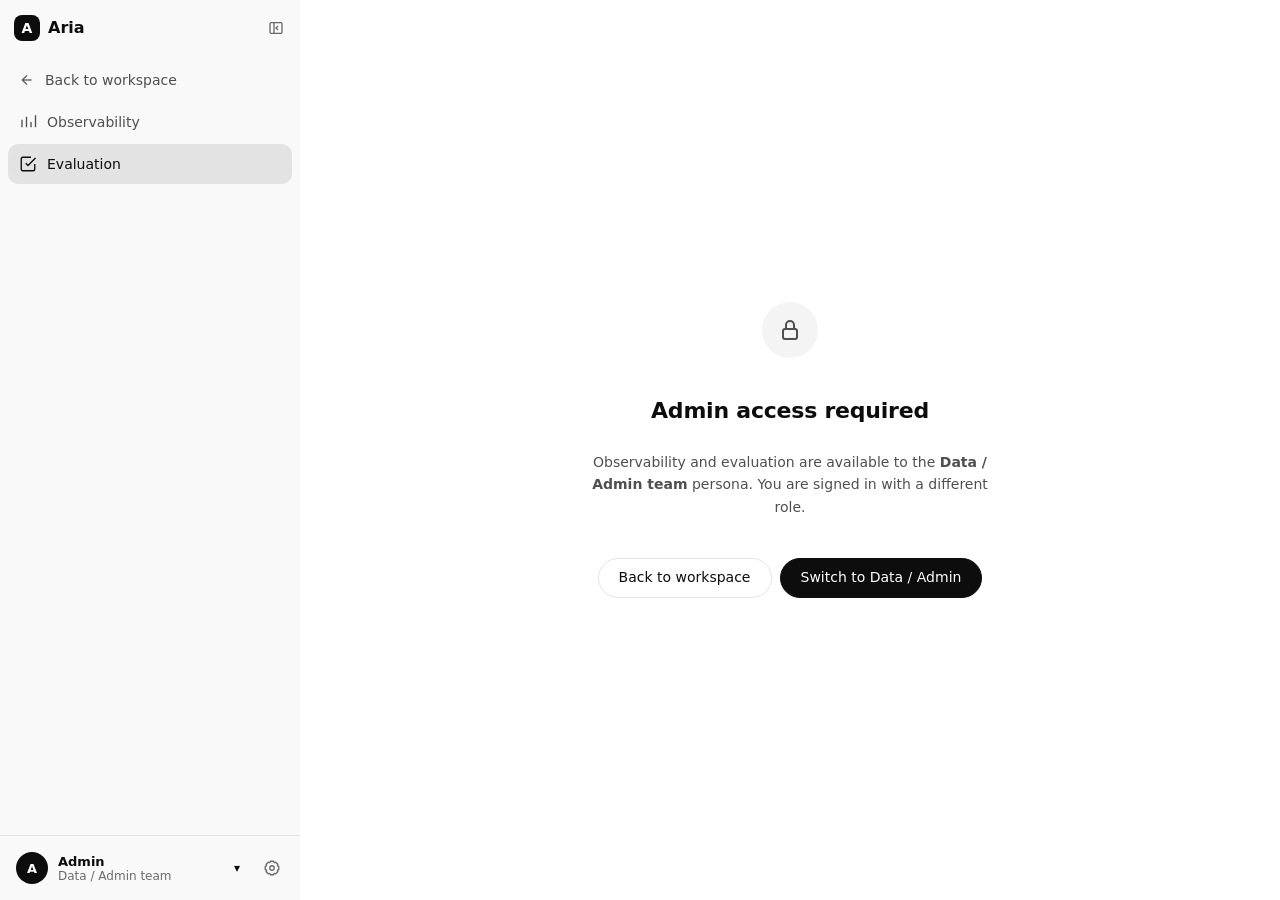
<file: eval.html>
<!DOCTYPE html>
<html>
<head>
    <meta http-equiv="refresh" content="0; url=admin.html#evaluation" />
    <script>window.location.href = "admin.html#evaluation";</script>
    <title>Redirecting to Model Evaluation...</title>
</head>
<body>
    <p>Opening Model Evaluation. If you are not redirected, <a href="admin.html#evaluation">click here</a>.</p>
</body>
</html>
</file>
<file: styles.css>
/* ==========================================================================
   Aria - Enterprise NL Query Assistant
   Design System & Stylesheet (Flat, Crisp, Enterprise-Appropriate)
   ========================================================================== */

/* 1. CSS VARIABLES (Theme Definitions)
   Conversational workspace: monochrome chrome in the style of modern chat
   assistants. Black/white carries primary actions; one blue is reserved for
   links, selection, focus and data series; status colours carry meaning only. */
:root {
  /* Surfaces */
  --bg-app: #ffffff;
  --bg-surface: #ffffff;
  --bg-sidebar: #f9f9f9;
  --bg-subtle: #f4f4f4;
  --bg-hover: #ececec;
  --bg-active: #e3e3e3;
  --bg-code: #171717;
  --text-code: #f4f4f4;

  --border-color: #e5e5e5;
  --border-strong: #d0d0d0;

  /* Text */
  --text-primary: #0d0d0d;
  --text-secondary: #4f4f4f;
  --text-muted: #6b6b6b;
  --text-inverse: #ffffff;

  /* Accent: links, selection, focus and data. Never a primary button fill. */
  --accent-primary: #2563eb;
  --accent-hover: #1d4ed8;
  --accent-subtle: #eef4ff;
  --accent-border: #c7d7fe;
  --accent-text: #1d4ed8;
  --focus-ring: #2563eb;
  --control-bg: #ffffff;
  --control-disabled-bg: #f4f4f4;
  --control-disabled-text: #6b6b6b;

  /* Interactive colour pairs: foreground and background always move together. */
  --button-primary-bg: #0d0d0d;
  --button-primary-fg: #ffffff;
  --button-primary-hover-bg: #2f2f2f;
  --button-primary-hover-fg: #ffffff;
  --button-primary-active-bg: #000000;
  --button-primary-active-fg: #ffffff;
  --button-secondary-bg: #ffffff;
  --button-secondary-fg: #0d0d0d;
  --button-secondary-hover-bg: #f4f4f4;
  --button-secondary-hover-fg: #0d0d0d;
  --button-secondary-active-bg: #ececec;
  --button-secondary-active-fg: #0d0d0d;
  --button-disabled-bg: #ececec;
  --button-disabled-fg: #6b6b6b;
  --button-danger-bg: #c4281c;
  --button-danger-fg: #ffffff;
  --button-danger-hover-bg: #a3200f;
  --user-turn-bg: #f4f4f4;
  --user-turn-fg: #0d0d0d;
  --user-turn-border: transparent;
  --assistant-turn-bg: transparent;
  --assistant-turn-border: transparent;

  /* Status: reserved for meaning, never decoration. */
  --success-color: #0f7b3f;
  --success-bg: #edfaf2;
  --success-border: #b6e3c7;

  --warning-color: #9a5b00;
  --warning-bg: #fff7e8;
  --warning-border: #f2d39b;

  --danger-color: #c4281c;
  --danger-bg: #fdf1f0;
  --danger-border: #f5c3be;

  --info-color: #1d4ed8;

  --user-bubble-bg: transparent;
  --user-bubble-text: #0d0d0d;
  --agent-bubble-bg: transparent;

  --table-header-bg: #f9f9f9;
  --table-row-hover: #f9f9f9;
  --table-border: #e5e5e5;

  /* Data visualisation */
  --chart-1: #2563eb;
  --chart-2: #10a37f;
  --chart-3: #f59e0b;
  --chart-4: #8b5cf6;
  --chart-5: #64748b;
  --chart-track: #f0f0f0;

  /* Elevation: only floating layers (composer, menus, dialogs) lift. */
  --shadow-sm: 0 1px 2px rgba(0, 0, 0, 0.04);
  --shadow-md: 0 4px 16px rgba(0, 0, 0, 0.06);
  --shadow-lg: 0 16px 48px rgba(0, 0, 0, 0.14);
  --shadow-composer: 0 0 0 1px rgba(0, 0, 0, 0.04), 0 4px 20px rgba(0, 0, 0, 0.06);

  /* Shared shape tokens */
  --radius-sm: 6px;
  --radius-md: 10px;
  --radius-lg: 16px;
  --radius-full: 9999px;
  --radius-control: 10px;
  --radius-container: 16px;

  /* Typography */
  --type-caption: 12px;
  --type-body: 14px;
  --type-body-lg: 16px;
  --type-title-sm: 18px;
  --type-title-md: 24px;
  --type-title-lg: 28px;
  --space-1: 8px;
  --space-2: 16px;
  --space-3: 24px;
  --space-4: 32px;
  --space-5: 40px;
  --space-6: 48px;

  /* Fonts: one UI family throughout; mono only for code and identifiers. */
  --font-sans: ui-sans-serif, -apple-system, system-ui, "Segoe UI Variable Text", "Segoe UI", Roboto, Helvetica, Arial, sans-serif;
  --font-display: ui-sans-serif, -apple-system, system-ui, "Segoe UI Variable Display", "Segoe UI", Roboto, Helvetica, Arial, sans-serif;
  --font-mono: ui-monospace, "Cascadia Mono", SFMono-Regular, Menlo, Consolas, monospace;

  /* Layout */
  --sidebar-width: 300px;
  --thread-width: 768px;
  --header-height: 0px;
  --drawer-width: 440px;
  --font-scale: 14px;
}

/* Dark Mode Overrides */
[data-theme="dark"] {
  --bg-app: #212121;
  --bg-surface: #212121;
  --bg-sidebar: #171717;
  --bg-subtle: #2f2f2f;
  --bg-hover: #2a2a2a;
  --bg-active: #383838;
  --bg-code: #0d0d0d;
  --text-code: #ececec;

  --border-color: #383838;
  --border-strong: #4d4d4d;

  --text-primary: #ececec;
  --text-secondary: #c4c4c4;
  --text-muted: #a3a3a3;
  --text-inverse: #0d0d0d;

  --accent-primary: #2f6fe4; /* fill-safe: white text passes 4.5:1; text uses --accent-text */
  --accent-hover: #4a84f0;
  --accent-subtle: #1c2840;
  --accent-border: #2f4a80;
  --accent-text: #8ab4ff;
  --focus-ring: #8ab4ff;
  --control-bg: #2a2a2a;
  --control-disabled-bg: #2a2a2a;
  --control-disabled-text: #a3a3a3;

  --button-primary-bg: #ececec;
  --button-primary-fg: #0d0d0d;
  --button-primary-hover-bg: #ffffff;
  --button-primary-hover-fg: #0d0d0d;
  --button-primary-active-bg: #d4d4d4;
  --button-primary-active-fg: #0d0d0d;
  --button-secondary-bg: #212121;
  --button-secondary-fg: #ececec;
  --button-secondary-hover-bg: #2f2f2f;
  --button-secondary-hover-fg: #ffffff;
  --button-secondary-active-bg: #383838;
  --button-secondary-active-fg: #ffffff;
  --button-disabled-bg: #2f2f2f;
  --button-disabled-fg: #8f8f8f;
  --button-danger-bg: #d0352a;
  --button-danger-fg: #ffffff;
  --button-danger-hover-bg: #e04a3f;
  --user-turn-bg: #2f2f2f;
  --user-turn-fg: #ececec;
  --user-turn-border: transparent;
  --assistant-turn-bg: transparent;
  --assistant-turn-border: transparent;

  --success-color: #5fd08f;
  --success-bg: #12291c;
  --success-border: #1f4d33;

  --warning-color: #f2b45a;
  --warning-bg: #2c2210;
  --warning-border: #5b4016;

  --danger-color: #ff8a80;
  --danger-bg: #2e1614;
  --danger-border: #5e2722;

  --info-color: #8ab4ff;

  --user-bubble-bg: transparent;
  --user-bubble-text: #ececec;
  --agent-bubble-bg: transparent;

  --table-header-bg: #262626;
  --table-row-hover: #262626;
  --table-border: #383838;

  --chart-1: #6b9bff;
  --chart-2: #34c79b;
  --chart-3: #f2b45a;
  --chart-4: #b39dff;
  --chart-5: #94a3b8;
  --chart-track: #2f2f2f;

  --shadow-sm: 0 1px 2px rgba(0, 0, 0, 0.4);
  --shadow-md: 0 4px 16px rgba(0, 0, 0, 0.4);
  --shadow-lg: 0 16px 48px rgba(0, 0, 0, 0.55);
  --shadow-composer: 0 0 0 1px rgba(255, 255, 255, 0.06), 0 4px 20px rgba(0, 0, 0, 0.35);
}

/* Font Size Scales */
/* Compact mode */
body.compact-mode .chat-inner-container { gap: 12px; }
body.compact-mode .agent-response-card { padding: 12px 14px; gap: 10px; }
body.compact-mode .user-bubble { padding: 7px 12px; }

/* 2. BASE & RESET */
*, *::before, *::after {
  box-sizing: border-box;
  margin: 0;
  padding: 0;
}

html, body {
  height: 100%;
  font-family: var(--font-sans);
  background-color: var(--bg-app);
  color: var(--text-primary);
  font-size: var(--font-scale);
  line-height: 1.5;
  -webkit-font-smoothing: antialiased;
}

button, input, textarea, select {
  font-family: inherit;
  font-size: inherit;
  color: inherit;
}

button {
  cursor: pointer;
  background: none;
  border: none;
}

:where(button, a, input, select, textarea, summary, [tabindex]):focus-visible {
  outline: 2px solid var(--focus-ring) !important;
  outline-offset: 2px !important;
  box-shadow: none !important;
}

/* Keep the complete ring visible inside clipped menus and scrollable drawers. */
:where(.user-menu-dropdown, .evidence-desk-drawer) :where(button, a, input, select, textarea, summary, [tabindex]):focus-visible {
  outline-offset: -2px !important;
  position: relative;
  z-index: 1;
}

a {
  color: var(--accent-primary);
  text-decoration: none;
}
a:hover {
  text-decoration: underline;
}

.sr-only {
  position: absolute;
  width: 1px;
  height: 1px;
  padding: 0;
  margin: -1px;
  overflow: hidden;
  clip: rect(0, 0, 0, 0);
  white-space: nowrap;
  border: 0;
}

/* 3. APP CONTAINER & HEADER */
.app-container {
  display: flex;
  flex-direction: column;
  height: 100vh;
  overflow: hidden;
}

.app-header {
  height: var(--header-height);
  background-color: var(--bg-surface);
  border-bottom: 0;
  display: flex;
  align-items: center;
  justify-content: space-between;
  padding: 0 16px;
  z-index: 25;
  flex-shrink: 0;
}

.header-left {
  display: flex;
  align-items: center;
  gap: 16px;
}

.brand-wrapper {
  display: flex;
  align-items: center;
  gap: 10px;
}

.brand-icon {
  width: 28px;
  height: 28px;
  background: var(--accent-primary);
  color: #fff;
  border-radius: var(--radius-sm);
  display: flex;
  align-items: center;
  justify-content: center;
  font-weight: 700;
  font-size: 15px;
  letter-spacing: -0.5px;
}

.app-logo-toggle {
  width: 48px;
  height: 48px;
  padding: 0;
  border: 0;
  background: transparent;
}
.app-logo-mark {
  display: inline-flex;
  width: 36px;
  height: 36px;
  align-items: center;
  justify-content: center;
  border-radius: var(--radius-sm);
  background: var(--accent-primary);
  color: #fff;
  font-size: 16px;
  font-weight: 800;
}
.desktop-sidebar-close-btn {
  margin-left: auto;
  width: 36px;
  height: 36px;
  background: transparent;
}
.sidebar-brand-header {
  display: flex;
  min-height: 64px;
  flex: 0 0 64px;
  align-items: center;
  gap: 10px;
  padding: 0 12px;
}
.sidebar-brand-name {
  color: var(--text-primary);
  font-family: var(--font-sans);
  font-size: 22px;
  font-weight: 600;
}
.mobile-sidebar-launcher { display: none; }

.brand-title {
  font-size: 15px;
  font-weight: 600;
  color: var(--text-primary);
  display: flex;
  align-items: center;
  gap: 8px;
}

.brand-badge {
  font-size: 12px;
  font-weight: 500;
  padding: 2px 6px;
  background-color: var(--accent-subtle);
  color: var(--accent-text);
  border: 1px solid var(--accent-border);
  border-radius: var(--radius-sm);
}

.demo-status-badge {
  display: inline-flex;
  align-items: center;
  gap: 4px;
  padding: 3px 8px;
  border: 1px solid var(--warning-border);
  border-radius: var(--radius-full);
  background: var(--warning-bg);
  color: var(--warning-color);
  font-size: 12px;
  font-weight: 700;
  white-space: nowrap;
}

/* Header Action Button & Top Navigation */
.header-action-btn {
  display: inline-flex;
  align-items: center;
  gap: 6px;
  padding: 5px 12px;
  background-color: var(--bg-hover);
  border: 1px solid var(--border-color);
  border-radius: var(--radius-md);
  font-size: 12px;
  font-weight: 500;
  color: var(--text-secondary);
  text-decoration: none;
  transition: all 0.15s ease;
  white-space: nowrap;
}
.header-action-btn:hover {
  background-color: var(--accent-subtle);
  border-color: var(--accent-primary);
  color: var(--accent-primary);
  text-decoration: none;
}

/* Header Top Navigation */
.header-nav {
  display: flex;
  align-items: center;
  gap: 4px;
  margin-left: 12px;
}

.header-nav-link {
  padding: 5px 10px;
  border-radius: var(--radius-md);
  color: var(--text-secondary);
  font-size: 12px;
  font-weight: 500;
  display: inline-flex;
  align-items: center;
  gap: 5px;
  transition: all 0.15s ease;
}
.header-nav-link:hover {
  background-color: var(--bg-hover);
  color: var(--text-primary);
  text-decoration: none;
}
.header-nav-link.active {
  background-color: var(--accent-subtle);
  color: var(--accent-text);
  font-weight: 600;
}

.header-right {
  display: flex;
  align-items: center;
  gap: 10px;
}

/* User Badge & Dropdown */
.user-menu-wrapper {
  position: relative;
}

.user-badge-btn {
  display: flex;
  align-items: center;
  gap: 8px;
  padding: 5px 12px;
  background-color: var(--bg-hover);
  border: 1px solid var(--border-color);
  border-radius: var(--radius-full);
  font-size: 12px;
  font-weight: 500;
  color: var(--text-secondary);
  transition: all 0.15s ease;
}
.user-badge-btn:hover {
  border-color: var(--border-strong);
  color: var(--text-primary);
}

.user-badge-dot {
  width: 8px;
  height: 8px;
  border-radius: 50%;
  background-color: #10b981;
}

.user-menu-dropdown {
  position: absolute;
  top: calc(100% + 6px);
  right: 0;
  width: 250px;
  background-color: var(--bg-surface);
  border: 1px solid var(--border-color);
  border-radius: var(--radius-md);
  box-shadow: var(--shadow-lg);
  padding: 6px;
  display: none;
  flex-direction: column;
  gap: 2px;
  z-index: 60;
}

.user-menu-context {
  display: flex;
  flex-direction: column;
  gap: 2px;
  padding: 7px 10px 9px;
  border-bottom: 1px solid var(--border-color);
  color: var(--text-secondary);
  font-size: 12px;
}

.user-menu-context strong {
  color: var(--text-primary);
  font-size: 14px;
  line-height: 1.35;
}
.user-menu-context-label {
  color: var(--text-muted);
  font-size: 11px;
  font-weight: 700;
}
#userMenuPersonaRole { color: var(--accent-text); font-size: 12px; font-weight: 700; }
.user-menu-context small { margin-top: 3px; color: var(--text-muted); font-size: 11px; line-height: 1.4; }

.user-menu-separator {
  height: 1px;
  margin: 4px 2px;
  background: var(--border-color);
}

.user-menu-admin-links {
  display: none;
}

.user-menu-chevron {
  font-size: 12px;
}
.user-menu-dropdown.open {
  display: flex;
}

.user-menu-item {
  display: flex;
  align-items: center;
  gap: 8px;
  padding: 8px 10px;
  border-radius: var(--radius-sm);
  color: var(--text-secondary);
  font-size: 12px;
  transition: all 0.1s ease;
  text-align: left;
  width: 100%;
}
.user-menu-item:hover {
  background-color: var(--bg-hover);
  color: var(--text-primary);
}

.sidebar-account {
  display: flex;
  align-items: center;
  gap: 4px;
  flex: 0 0 auto;
  padding: 10px 12px;
  border-top: 1px solid var(--border-color);
  background: var(--bg-sidebar);
}

.sidebar-account .user-menu-wrapper { min-width: 0; flex: 1; }
.sidebar-account .user-badge-btn {
  width: 100%;
  min-height: 52px;
  padding: 6px 8px;
  border: 0;
  border-radius: var(--radius-md) !important;
  background: transparent;
  text-align: left;
}
.sidebar-account .user-badge-btn:hover { background: var(--bg-hover); }
.sidebar-user-avatar {
  display: inline-flex;
  width: 36px;
  height: 36px;
  flex: 0 0 36px;
  align-items: center;
  justify-content: center;
  border-radius: 50%;
  background: var(--accent-primary);
  color: #fff;
  font-size: 15px;
  font-weight: 800;
}
.sidebar-user-copy {
  display: flex;
  min-width: 0;
  flex: 1;
  flex-direction: column;
  gap: 2px;
}
.sidebar-user-copy strong,
.sidebar-user-copy small {
  overflow: hidden;
  text-overflow: ellipsis;
  white-space: nowrap;
}
.sidebar-user-copy strong { color: var(--text-primary); font-size: 13px; }
.sidebar-user-copy small { color: var(--text-muted); font-size: 11px; }
.sidebar-account .user-menu-dropdown {
  top: auto;
  right: auto;
  bottom: calc(100% + 8px);
  left: 0;
  max-height: calc(100dvh - var(--header-height) - 88px);
  overflow-y: auto;
  overscroll-behavior: contain;
  scrollbar-gutter: stable;
}

/* Lift the sidebar's entire stacking context while the persona toolbox is open.
   The dropdown's own z-index cannot escape a lower-z-index sidebar ancestor. */
.sidebar.persona-menu-open,
.sidebar:has(.sidebar-account .user-menu-dropdown.open) {
  z-index: 70;
}
.sidebar-settings-shortcut {
  display: inline-flex;
  width: 40px;
  height: 40px;
  flex: 0 0 40px;
  align-items: center;
  justify-content: center;
  border: 0;
  border-radius: var(--radius-md);
  background: transparent;
  color: var(--text-secondary);
}
.sidebar-settings-shortcut:hover {
  background: var(--bg-hover);
  color: var(--text-primary);
}

.settings-primary-tabs {
  display: grid;
  grid-template-columns: 1fr 1fr;
  border-bottom: 1px solid var(--border-color);
  background: var(--bg-surface);
}
.settings-primary-tab {
  min-height: 44px;
  padding: 10px 12px;
  border: 0;
  border-bottom: 2px solid transparent;
  background: transparent;
  color: var(--text-secondary);
  font-size: 12px;
  font-weight: 700;
}
.settings-primary-tab:hover { background: var(--bg-hover); color: var(--text-primary); }
.settings-primary-tab.active {
  border-bottom-color: var(--accent-primary);
  color: var(--accent-primary);
}
#settingsDrawer [hidden] { display: none !important; }
.settings-help-panel {
  min-width: 0;
  overflow-x: hidden;
  overflow-y: auto;
}
.settings-help-intro { display: grid; gap: 4px; }
.settings-help-intro span { color: var(--text-secondary); font-size: 12px; line-height: 1.45; }
.settings-help-panel .schema-table-card {
  min-width: 0;
  white-space: normal;
  overflow-wrap: anywhere;
}
.settings-help-panel .explorer-tabs {
  display: grid;
  grid-template-columns: repeat(3, minmax(0, 1fr));
  width: 100%;
}
.settings-help-panel .explorer-tab-btn {
  min-width: 0;
  padding: 8px 6px;
  white-space: normal;
  line-height: 1.35;
  text-align: center;
}
.settings-shortcuts-list {
  display: grid;
  width: 100%;
  min-width: 0;
  border-top: 1px solid var(--border-color);
}
.settings-shortcut-item {
  display: grid;
  min-width: 0;
  gap: 7px;
  padding: 14px 12px;
  border-bottom: 1px solid var(--border-color);
}
.settings-shortcut-item kbd {
  width: fit-content;
  max-width: 100%;
  white-space: normal;
  overflow-wrap: anywhere;
  color: var(--text-primary);
  font-size: 12px;
  font-weight: 700;
}
.settings-shortcut-item span {
  min-width: 0;
  color: var(--text-secondary);
  font-size: 12px;
  line-height: 1.5;
  overflow-wrap: anywhere;
}

@media (min-width: 821px) {
  .sidebar-account { position: relative; }
  .sidebar-account .user-menu-wrapper { position: static; }
  .sidebar-account .user-menu-dropdown {
    top: auto;
    right: auto;
    bottom: 0;
    left: calc(100% + 8px);
    max-height: calc(100dvh - var(--header-height) - 24px);
  }
}
.user-menu-item.danger:hover {
  background-color: var(--danger-bg);
  color: var(--danger-color);
}

.header-icon-btn {
  width: 32px;
  height: 32px;
  display: flex;
  align-items: center;
  justify-content: center;
  border-radius: var(--radius-md);
  border: 1px solid var(--border-color);
  background-color: var(--bg-surface);
  color: var(--text-secondary);
  transition: all 0.15s ease;
}
.header-icon-btn:hover {
  background-color: var(--bg-hover);
  color: var(--text-primary);
}

/* 4. MAIN LAYOUT & SIDEBAR */
.main-wrapper {
  display: flex;
  flex: 1;
  overflow: hidden;
  position: relative;
}

.sidebar {
  width: var(--sidebar-width);
  background-color: var(--bg-sidebar);
  border-right: 1px solid var(--border-color);
  display: flex;
  flex-direction: column;
  flex-shrink: 0;
  transition: transform 0.2s ease, width 0.2s ease;
  z-index: 10;
}

.sidebar-mobile-backdrop { display: none; }
.sidebar-mobile-header { display: none; }

/* Workspace Rail Navigation (Requirement A) */
.workspace-rail-nav {
  display: flex;
  flex-direction: column;
  gap: 3px;
  padding: 10px 10px 6px;
}

.workspace-rail-item {
  display: flex;
  align-items: center;
  gap: 10px;
  width: 100%;
  padding: 8px 12px;
  border-radius: var(--radius-md);
  font-size: 13px;
  font-weight: 500;
  color: var(--text-secondary);
  background: transparent;
  border: 1px solid transparent;
  cursor: pointer;
  text-align: left;
  transition: all 0.15s ease;
}

.workspace-rail-item:hover {
  background-color: var(--bg-hover);
  color: var(--text-primary);
}

.workspace-rail-item.active {
  background-color: var(--accent-subtle);
  border-color: var(--accent-border);
  color: var(--accent-primary);
  font-weight: 600;
}

.workspace-rail-item svg {
  flex-shrink: 0;
  width: 22px;
  height: 22px;
}

.workspace-tool-primary {
  background: var(--danger-color);
  border-color: var(--danger-color);
  color: #fff;
  font-weight: 700;
}

.workspace-tool-primary:hover {
  border-color: #991b1b;
  background: #991b1b;
  color: #fff;
}

.workspace-tool-divider {
  height: 1px;
  margin: 4px 6px;
  background: var(--border-color);
}

.sidebar-rail-separator {
  height: 1px;
  background: var(--border-color);
  margin: 4px 10px 6px;
}

/* Recent Conversations Section in Rail */
.sidebar-conv-section {
  display: flex;
  flex-direction: column;
  flex: 1;
  min-height: 0;
  overflow: hidden;
}

.sidebar-conv-section-header {
  display: flex;
  align-items: center;
  justify-content: space-between;
  padding: 6px 12px 6px 14px;
}

.sidebar-section-heading {
  font-size: 12px;
  font-weight: 700;
  color: var(--text-muted);
}

.sidebar-collapse-toggle-btn {
  width: 22px;
  height: 22px;
  display: flex;
  align-items: center;
  justify-content: center;
  background: transparent;
  border: none;
  color: var(--text-muted);
  cursor: pointer;
  border-radius: var(--radius-sm);
  transition: transform 0.2s ease, color 0.15s ease;
}

.sidebar-collapse-toggle-btn:hover {
  color: var(--text-primary);
  background: var(--bg-hover);
}

.sidebar-collapse-toggle-btn.collapsed svg {
  transform: rotate(-90deg);
}

.sidebar-conv-collapsible {
  display: flex;
  flex-direction: column;
  flex: 1;
  min-height: 0;
  overflow: hidden;
}

.sidebar-conv-collapsible.collapsed {
  display: none;
}

.sidebar-header {
  padding: 10px 12px;
  border-bottom: 1px solid var(--border-color);
  display: flex;
  flex-direction: column;
  gap: 8px;
}

.sidebar-primary-actions {
  display: flex;
  align-items: stretch;
  gap: 8px;
}
.sidebar-primary-actions .btn-new-chat { flex: 1 1 auto; min-width: 0; }
.sidebar-search-trigger {
  display: inline-flex;
  width: 44px;
  min-width: 44px;
  min-height: 44px;
  align-items: center;
  justify-content: center;
  border: 1px solid var(--border-color);
  background: var(--button-secondary-bg);
  color: var(--button-secondary-fg);
}
.sidebar-search-trigger:hover {
  border-color: var(--border-strong);
  background: var(--button-secondary-hover-bg);
  color: var(--button-secondary-hover-fg);
}

.btn-new-chat {
  width: 100%;
  display: flex;
  align-items: center;
  justify-content: center;
  gap: 8px;
  padding: 8px 12px;
  background-color: var(--bg-surface);
  border: 1px solid var(--border-color);
  border-radius: var(--radius-md);
  font-size: 13px;
  font-weight: 500;
  color: var(--text-primary);
  transition: all 0.15s ease;
}
.btn-new-chat:hover {
  border-color: var(--accent-border);
  background-color: var(--accent-subtle);
  color: var(--accent-text);
}

.sidebar-search-box {
  display: flex;
  align-items: center;
  gap: 6px;
  background-color: var(--bg-surface);
  border: 1px solid var(--border-color);
  border-radius: var(--radius-sm);
  padding: 4px 8px;
}
.sidebar-search-box input {
  border: none;
  background: transparent;
  outline: none;
  font-size: 12px;
  color: var(--text-primary);
  width: 100%;
}

.history-search-modal { width: min(640px, calc(100vw - 32px)); }
.history-search-help { margin-top: 4px; color: var(--text-secondary); font-size: 12px; line-height: 1.4; }
.history-search-field {
  display: flex;
  align-items: center;
  gap: 10px;
  min-height: 48px;
  padding: 0 12px;
  border: 1px solid var(--border-strong);
  background: var(--control-bg);
  color: var(--text-secondary);
}
.history-search-field:focus-within { outline: 2px solid var(--focus-ring); outline-offset: 2px; }
.history-search-field input {
  flex: 1;
  min-width: 0;
  border: 0;
  outline: 0 !important;
  background: transparent;
  color: var(--text-primary);
}
.history-search-field kbd { color: var(--text-muted); font-size: 11px; }
.history-search-status { min-height: 20px; margin-top: 12px; color: var(--text-muted); font-size: 12px; }
.history-search-results { display: grid; gap: 6px; max-height: min(430px, 55vh); overflow-y: auto; }
.history-search-result {
  display: grid;
  gap: 4px;
  width: 100%;
  min-height: 64px;
  padding: 10px 12px;
  border: 1px solid var(--border-color);
  background: var(--button-secondary-bg);
  color: var(--button-secondary-fg);
  text-align: left;
}
.history-search-result:hover,
.history-search-result[aria-selected="true"] {
  border-color: var(--border-strong);
  background: var(--button-secondary-hover-bg);
  color: var(--button-secondary-hover-fg);
}
.history-search-result-title { font-size: 14px; font-weight: 700; }
.history-search-result-snippet { color: var(--text-secondary); font-size: 12px; line-height: 1.45; }
.history-search-result-meta { color: var(--text-muted); font-size: 11px; }
.history-search-empty {
  display: grid;
  justify-items: center;
  gap: 8px;
  padding: 32px 16px;
  border: 1px dashed var(--border-color);
  color: var(--text-muted);
  text-align: center;
}
.history-search-empty strong { color: var(--text-primary); font-size: 14px; }
.history-search-empty span { line-height: 1.45; }
.history-empty-new-chat { width: auto; min-width: 132px; margin-top: 8px; }

.sidebar-content {
  flex: 1;
  overflow-y: auto;
  padding: 8px;
  display: flex;
  flex-direction: column;
  gap: 12px;
}

.sidebar-history-empty {
  display: grid;
  justify-items: center;
  gap: 6px;
  padding: 20px 8px;
  color: var(--text-muted);
  font-size: 12px;
  line-height: 1.45;
  text-align: center;
}
.sidebar-history-empty strong { color: var(--text-primary); font-size: 13px; }

.history-group-title {
  font-size: 12px;
  font-weight: 600;
  color: var(--text-muted);
  padding: 4px 8px;
  margin-top: 4px;
}

.history-group-list {
  list-style: none;
  display: flex;
  flex-direction: column;
  gap: 2px;
}

.conversation-item {
  display: flex;
  align-items: center;
  justify-content: space-between;
  padding: 7px 8px;
  border-radius: var(--radius-md);
  color: var(--text-secondary);
  font-size: 12px;
  cursor: pointer;
  transition: all 0.1s ease;
  border: 1px solid transparent;
  position: relative;
  overflow: visible;
}
.conversation-item:hover {
  background-color: var(--bg-hover);
  color: var(--text-primary);
}
.conversation-item.active {
  background-color: var(--bg-surface);
  border-color: var(--border-color);
  color: var(--accent-primary);
  font-weight: 500;
}

.conv-title {
  white-space: nowrap;
  overflow: hidden;
  text-overflow: ellipsis;
  flex: 1;
  margin-right: 6px;
}

.conv-actions {
  display: none;
  align-items: center;
  gap: 3px;
  position: relative;
}
.conversation-item:hover .conv-actions,
.conversation-item.active .conv-actions,
.conversation-item:focus-within .conv-actions {
  display: flex;
}

.conv-action-btn {
  padding: 2px 4px;
  color: var(--text-muted);
  border-radius: var(--radius-sm);
  font-size: 12px;
  line-height: 1;
}
.conv-action-btn:hover {
  background-color: var(--bg-active);
  color: var(--text-primary);
}

.conv-menu-trigger {
  display: inline-flex;
  align-items: center;
  justify-content: center;
  width: 28px;
  height: 28px;
  padding: 0;
}

.conv-menu-trigger[aria-expanded="true"] {
  background-color: var(--bg-active);
  color: var(--text-primary);
}

.conv-action-menu {
  display: none;
  position: fixed;
  z-index: 120;
  width: 210px;
  padding: 6px;
  border: 1px solid var(--border-color);
  border-radius: var(--radius-md);
  background: var(--bg-surface);
  box-shadow: 0 12px 30px rgba(15, 23, 42, 0.18);
  color: var(--text-primary);
}

.conv-action-menu.open {
  display: grid;
  gap: 2px;
}

.conv-menu-item {
  display: flex;
  align-items: center;
  gap: 10px;
  width: 100%;
  min-height: 36px;
  padding: 8px 10px;
  border: 0;
  border-radius: var(--radius-sm);
  background: transparent;
  color: var(--text-primary);
  font: inherit;
  font-size: 13px;
  text-align: left;
  cursor: pointer;
}

.conv-menu-item:hover,
.conv-menu-item:focus-visible {
  background: var(--bg-hover);
  outline: none;
}

.conv-menu-item svg { flex: 0 0 auto; color: var(--text-secondary); }
.conv-menu-item.danger { color: var(--danger-color); }
.conv-menu-item.danger svg { color: currentColor; }
.conv-menu-separator { height: 1px; margin: 4px 6px; background: var(--border-color); }

.active-conversation-header {
  height: 0;
  margin: 0;
  padding: 0;
}
.active-conversation-actions {
  position: fixed;
  z-index: 90;
  top: 16px;
  right: 20px;
}
.active-conversation-menu-trigger {
  display: inline-flex;
  width: 48px;
  height: 48px;
  align-items: center;
  justify-content: center;
  border: 0;
  border-radius: var(--radius-md);
  background: transparent;
  color: var(--text-secondary);
}
.active-conversation-menu-trigger:hover,
.active-conversation-menu-trigger[aria-expanded="true"] {
  background: var(--bg-hover);
  color: var(--text-primary);
}
.active-conversation-menu-trigger svg { width: 32px; height: 32px; }
.active-conversation-menu {
  display: none;
  position: absolute;
  z-index: 80;
  top: calc(100% + 6px);
  right: 0;
  width: 230px;
  padding: 7px;
  border: 1px solid var(--border-color);
  border-radius: var(--radius-lg);
  background: var(--bg-surface);
  box-shadow: var(--shadow-lg);
}
.active-conversation-menu.open {
  display: grid;
  gap: 2px;
}

.conv-pin-icon {
  font-size: 12px;
  margin-right: 4px;
  color: var(--accent-primary);
}

.sidebar-footer {
  padding: 10px 12px;
  border-top: 1px solid var(--border-color);
  display: flex;
  align-items: center;
  justify-content: space-between;
  font-size: 12px;
  color: var(--text-muted);
  background-color: var(--bg-sidebar);
}

.btn-clear-history {
  color: var(--text-muted);
  font-size: 12px;
}
.btn-clear-history:hover {
  color: var(--danger-color);
  text-decoration: underline;
}

/* 5. CHAT VIEWPORT */
.chat-viewport {
  flex: 1;
  display: flex;
  flex-direction: column;
  background-color: var(--bg-app);
  position: relative;
  overflow: hidden;
}

.chat-messages {
  flex: 1;
  overflow-y: auto;
  padding: 20px 24px;
  scroll-behavior: smooth;
}

.chat-inner-container {
  max-width: 860px;
  margin: 0 auto;
  display: flex;
  flex-direction: column;
  gap: 20px;
}

/* 6. IDLE STATE / WELCOME HERO */
.welcome-hero {
  padding: 24px 0 12px 0;
  display: flex;
  flex-direction: column;
  align-items: center;
  text-align: center;
}

.hero-chip {
  display: inline-flex;
  align-items: center;
  gap: 6px;
  padding: 4px 10px;
  background-color: var(--accent-subtle);
  border: 1px solid var(--accent-border);
  border-radius: var(--radius-full);
  font-size: 12px;
  font-weight: 600;
  color: var(--accent-text);
  margin-bottom: 12px;
}

.hero-title {
  font-size: 26px;
  font-weight: 700;
  letter-spacing: -0.5px;
  color: var(--text-primary);
  margin-bottom: 8px;
}

.hero-subtitle {
  font-size: 13.5px;
  color: var(--text-muted);
  max-width: 580px;
  line-height: 1.5;
  margin-bottom: 24px;
}

/* Example Prompts Grid */
.example-section {
  width: 100%;
}

.example-section-label {
  font-size: 12px;
  font-weight: 600;
  color: var(--text-muted);
  margin-bottom: 10px;
  text-align: left;
  display: flex;
  align-items: center;
  justify-content: space-between;
}

.example-grid {
  display: grid;
  grid-template-columns: repeat(auto-fill, minmax(260px, 1fr));
  gap: 10px;
  width: 100%;
}

.example-card {
  background-color: var(--bg-surface);
  border: 1px solid var(--border-color);
  border-radius: var(--radius-md);
  padding: 12px 14px;
  text-align: left;
  transition: all 0.15s ease;
  cursor: pointer;
  display: flex;
  flex-direction: column;
  gap: 6px;
}
.example-card:hover {
  border-color: var(--accent-primary);
  background-color: var(--accent-subtle);
  transform: translateY(-1px);
}

.example-card-header {
  display: flex;
  align-items: center;
  justify-content: space-between;
}

.example-card-category {
  font-size: 12px;
  font-weight: 600;
  color: var(--accent-text);
}

.example-card-text {
  font-size: 16px;
  color: var(--text-secondary);
  font-weight: 500;
  line-height: 1.5;
}

/* 7. CHAT MESSAGE NODES */
.chat-row {
  display: flex;
  flex-direction: column;
  gap: 8px;
  width: 100%;
  animation: fadeIn 0.2s ease forwards;
}

@keyframes fadeIn {
  from { opacity: 0; transform: translateY(4px); }
  to { opacity: 1; transform: translateY(0); }
}

/* User Message */
.user-row {
  align-items: flex-end;
}

.user-bubble-container {
  max-width: 78%;
  display: flex;
  flex-direction: column;
  align-items: flex-end;
  gap: 4px;
}

.user-bubble {
  background-color: var(--user-bubble-bg);
  color: var(--user-bubble-text);
  padding: 10px 16px;
  border-radius: 14px 14px 2px 14px;
  font-size: 13.5px;
  font-weight: 450;
  line-height: 1.45;
  word-break: break-word;
}

.user-bubble-meta {
  display: flex;
  align-items: center;
  gap: 8px;
  font-size: 12px;
  color: var(--text-muted);
}
.user-edit-btn {
  color: var(--text-muted);
  text-decoration: underline;
  cursor: pointer;
}
.user-edit-btn:hover {
  color: var(--accent-primary);
}

/* Agent Response Container */
.agent-row {
  align-items: flex-start;
  width: 100%;
}

.agent-response-card {
  width: 100%;
  background-color: var(--agent-bubble-bg);
  border: 1px solid var(--border-color);
  border-radius: var(--radius-lg);
  padding: 18px 20px;
  display: flex;
  flex-direction: column;
  gap: 16px;
}

/* 8. THINKING STATE & STOP BUTTON */
.thinking-container {
  background-color: var(--bg-surface);
  border: 1px solid var(--border-color);
  border-radius: var(--radius-md);
  padding: 14px 16px;
  width: 100%;
}

.thinking-header {
  display: flex;
  align-items: center;
  justify-content: space-between;
  margin-bottom: 12px;
}

.thinking-title-area {
  display: flex;
  align-items: center;
  gap: 8px;
  font-size: 13px;
  font-weight: 600;
  color: var(--text-primary);
}

.btn-stop-generating {
  padding: 4px 10px;
  background-color: var(--bg-surface);
  border: 1px solid var(--danger-border);
  color: var(--danger-color);
  border-radius: var(--radius-sm);
  font-size: 12px;
  font-weight: 500;
  display: flex;
  align-items: center;
  gap: 5px;
  transition: all 0.15s ease;
}
.btn-stop-generating:hover {
  background-color: var(--danger-bg);
}

.pulse-spinner {
  width: 14px;
  height: 14px;
  border: 2px solid var(--border-strong);
  border-top-color: var(--accent-primary);
  border-radius: 50%;
  animation: spin 0.8s linear infinite;
}

@keyframes spin {
  to { transform: rotate(360deg); }
}

.stage-trail-list {
  display: flex;
  flex-direction: column;
  gap: 8px;
  list-style: none;
}

.stage-item {
  display: flex;
  align-items: center;
  gap: 10px;
  font-size: 12px;
  color: var(--text-muted);
}

.stage-dot {
  width: 18px;
  height: 18px;
  border-radius: 50%;
  border: 1px solid var(--border-strong);
  background: var(--bg-surface);
  display: flex;
  align-items: center;
  justify-content: center;
  font-size: 12px;
  flex-shrink: 0;
}

.stage-item.pending .stage-dot {
  border-color: var(--border-color);
  color: var(--text-muted);
}
.stage-item.active {
  color: var(--accent-primary);
  font-weight: 500;
}
.stage-item.active .stage-dot {
  border-color: var(--accent-primary);
  background-color: var(--accent-subtle);
  color: var(--accent-primary);
}
.stage-item.completed {
  color: var(--text-secondary);
}
.stage-item.completed .stage-dot {
  border-color: var(--success-color);
  background-color: var(--success-bg);
  color: var(--success-color);
}
.stage-item.retry-active {
  color: var(--warning-color);
  font-weight: 500;
}
.stage-item.retry-active .stage-dot {
  border-color: var(--warning-color);
  background-color: var(--warning-bg);
  color: var(--warning-color);
}

/* Collapsed Pipeline Summary */
.collapsed-pipeline {
  display: flex;
  align-items: center;
  justify-content: space-between;
  padding: 6px 10px;
  background-color: var(--bg-hover);
  border: 1px solid var(--border-color);
  border-radius: var(--radius-sm);
  font-size: 12px;
  color: var(--text-muted);
  cursor: pointer;
  user-select: none;
}
.collapsed-pipeline:hover {
  color: var(--text-primary);
}

.collapsed-pipeline-text {
  display: flex;
  align-items: center;
  gap: 6px;
  font-weight: 500;
}
.collapsed-pipeline-text svg {
  color: var(--success-color);
}

.pipeline-details-drawer {
  display: none;
  margin-top: 8px;
  padding: 8px;
  background: var(--bg-app);
  border-radius: var(--radius-sm);
  border: 1px solid var(--border-color);
}
.pipeline-details-drawer.expanded {
  display: block;
}

/* 9. ANSWER META & LIMITATIONS LINE */
.answer-meta-bar {
  display: flex;
  flex-wrap: wrap;
  align-items: center;
  gap: 12px;
  font-size: 12px;
  color: var(--text-muted);
  border-bottom: 1px solid var(--border-color);
  padding-bottom: 8px;
}

.answer-meta-item {
  display: flex;
  align-items: center;
  gap: 4px;
}

.limitations-note-box {
  background-color: var(--bg-app);
  border-left: 3px solid var(--accent-primary);
  padding: 8px 12px;
  font-size: 12px;
  color: var(--text-secondary);
  border-radius: 0 var(--radius-sm) var(--radius-sm) 0;
}

/* 10. PLAIN ENGLISH EXPLANATION BOX */
.explanation-details {
  border: 1px solid var(--border-color);
  border-radius: var(--radius-sm);
  background-color: var(--bg-app);
  font-size: 12px;
}
.explanation-summary {
  padding: 6px 10px;
  cursor: pointer;
  font-weight: 500;
  color: var(--text-secondary);
  user-select: none;
}
.explanation-content {
  padding: 8px 12px;
  border-top: 1px solid var(--border-color);
  color: var(--text-primary);
  line-height: 1.5;
}

/* 11. DATA TABLE CONTROLS & PAGINATION */
.result-table-container {
  border: 1px solid var(--table-border);
  border-radius: var(--radius-md);
  overflow: hidden;
  background-color: var(--bg-surface);
}

.table-toolbar {
  padding: 8px 12px;
  background-color: var(--table-header-bg);
  border-bottom: 1px solid var(--table-border);
  display: flex;
  align-items: center;
  justify-content: space-between;
  gap: 8px;
  flex-wrap: wrap;
}

.table-toolbar-left {
  display: flex;
  align-items: center;
  gap: 8px;
}

.table-search-input {
  border: 1px solid var(--border-color);
  background-color: var(--bg-surface);
  border-radius: var(--radius-sm);
  padding: 3px 8px;
  font-size: 12px;
  width: 140px;
}

.table-view-toggle {
  display: flex;
  align-items: center;
  border: 1px solid var(--border-color);
  border-radius: var(--radius-sm);
  overflow: hidden;
}
.view-btn {
  padding: 3px 8px;
  font-size: 12px;
  font-weight: 500;
  background-color: var(--bg-surface);
  color: var(--text-secondary);
}
.view-btn.active {
  background-color: var(--accent-subtle);
  color: var(--accent-text);
  font-weight: 600;
}

.result-data-table {
  width: 100%;
  border-collapse: collapse;
  font-size: 12px;
  text-align: left;
}

.result-data-table th {
  background-color: var(--table-header-bg);
  color: var(--text-secondary);
  font-weight: 600;
  padding: 8px 12px;
  border-bottom: 1px solid var(--table-border);
  cursor: pointer;
  user-select: none;
  white-space: nowrap;
}
.result-data-table th:hover {
  background-color: var(--bg-hover);
  color: var(--text-primary);
}
.result-data-table th.sort-asc::after {
  content: " ▲";
  font-size: 12px;
  color: var(--accent-primary);
}
.result-data-table th.sort-desc::after {
  content: " ▼";
  font-size: 12px;
  color: var(--accent-primary);
}

.result-data-table td {
  padding: 8px 12px;
  border-bottom: 1px solid var(--table-border);
  color: var(--text-primary);
}
.result-data-table tr:hover td {
  background-color: var(--table-row-hover);
}

.td-masked {
  color: var(--text-muted);
  font-family: var(--font-mono);
  display: inline-flex;
  align-items: center;
  gap: 4px;
  cursor: help;
}

.access-boundary-summary {
  display: grid;
  grid-template-columns: repeat(2, minmax(0, 1fr));
  gap: 10px;
  margin: 14px 0;
}

.access-boundary-summary > div {
  padding: 10px 12px;
  border: 1px solid var(--border-color);
  border-radius: var(--radius-sm);
  background: var(--bg-surface);
}

.access-boundary-summary span,
.access-boundary-summary strong {
  display: block;
}

.access-boundary-summary span {
  margin-bottom: 3px;
  color: var(--text-muted);
  font-size: 12px;
  font-weight: 700;
}

.access-boundary-summary strong {
  color: var(--text-primary);
  font-size: 12px;
  line-height: 1.45;
}

.access-request-note {
  margin-top: 8px;
  color: var(--text-muted);
  font-size: 12px;
}

.masked-data-notice {
  display: flex;
  flex-direction: column;
  gap: 3px;
  margin-bottom: 10px;
  padding: 10px 12px;
  border: 1px solid var(--warning-color);
  border-radius: var(--radius-sm);
  background: var(--warning-bg);
  color: var(--text-secondary);
  font-size: 12px;
  line-height: 1.45;
}

.masked-data-notice strong {
  color: var(--text-primary);
}

.restricted-column-header {
  display: inline-flex;
  min-width: 150px;
  flex-direction: column;
  align-items: flex-start;
  gap: 3px;
  white-space: normal;
}

.restricted-column-name {
  color: var(--text-primary);
}

.restricted-column-badge {
  padding: 1px 5px;
  border: 1px solid var(--danger-color);
  border-radius: 999px;
  color: var(--danger-color);
  font-size: 12px;
  font-weight: 700;
}

.restricted-column-reason {
  max-width: 220px;
  color: var(--text-muted);
  font-size: 12px;
  font-weight: 400;
  line-height: 1.35;
}

@media (max-width: 680px) {
  .access-boundary-summary {
    grid-template-columns: 1fr;
  }
}

/* ==========================================================================
   R2-30 accessible interaction states
   Each filled state declares its foreground and background as one pair. The
   focus indicator remains an independent outline so keyboard focus never
   depends on a colour change inside the control.
   ========================================================================== */
:where(.btn-new-chat, .btn-primary, .btn-send, .btn-apply-custom-date) {
  border-color: var(--button-primary-bg) !important;
  background: var(--button-primary-bg) !important;
  color: var(--button-primary-fg) !important;
}
:where(.btn-new-chat, .btn-primary, .btn-send, .btn-apply-custom-date):hover:not(:disabled) {
  border-color: var(--button-primary-hover-bg) !important;
  background: var(--button-primary-hover-bg) !important;
  color: var(--button-primary-hover-fg) !important;
}
:where(.btn-new-chat, .btn-primary, .btn-send, .btn-apply-custom-date):active:not(:disabled) {
  border-color: var(--button-primary-active-bg) !important;
  background: var(--button-primary-active-bg) !important;
  color: var(--button-primary-active-fg) !important;
}

:where(.btn-secondary, .btn-table-action, .header-action-btn, .header-icon-btn,
  .user-badge-btn, .user-menu-item, .action-tool-btn, .source-badge-btn,
  .pagination-btn, .view-btn, .scope-chip, .followup-chip, .reason-chip-btn,
  .example-card, .audit-prompt-card, .clarification-chip,
  .conflict-option-btn) {
  border-color: var(--border-color);
  background: var(--button-secondary-bg) !important;
  color: var(--button-secondary-fg) !important;
}
:where(.btn-secondary, .btn-table-action, .header-action-btn, .header-icon-btn,
  .user-badge-btn, .user-menu-item, .action-tool-btn, .source-badge-btn,
  .pagination-btn, .view-btn, .scope-chip, .followup-chip, .reason-chip-btn,
  .example-card, .audit-prompt-card, .clarification-chip,
  .conflict-option-btn):hover:not(:disabled) {
  border-color: var(--border-strong) !important;
  background: var(--button-secondary-hover-bg) !important;
  color: var(--button-secondary-hover-fg) !important;
}
:where(.btn-secondary, .btn-table-action, .header-action-btn, .header-icon-btn,
  .user-badge-btn, .user-menu-item, .action-tool-btn, .source-badge-btn,
  .pagination-btn, .view-btn, .scope-chip, .followup-chip, .reason-chip-btn,
  .example-card, .audit-prompt-card, .clarification-chip,
  .conflict-option-btn):active:not(:disabled) {
  border-color: var(--border-strong) !important;
  background: var(--button-secondary-active-bg) !important;
  color: var(--button-secondary-active-fg) !important;
}

/* Selected/pressed controls use a readable accent surface and an explicit
   border/check state, so selection is not communicated by colour alone. */
:where(.role-select-card.selected, .view-btn.active, .scope-chip.active,
  .reason-chip-btn.selected, .action-tool-btn.pinned,
  .clarification-chip.selected-resolution, .conflict-option-btn.selected-resolution) {
  border-color: var(--accent-border) !important;
  background: var(--accent-subtle) !important;
  color: var(--accent-text) !important;
}

:where(button, .btn, [role="button"]):disabled,
:where(button, .btn, [role="button"])[aria-disabled="true"] {
  border-color: var(--border-color) !important;
  background: var(--button-disabled-bg) !important;
  color: var(--button-disabled-fg) !important;
  opacity: 1 !important;
  cursor: not-allowed !important;
}

:where(a, button, [role="button"]):focus-visible {
  outline-color: var(--focus-ring) !important;
}

/* Neutral, traceable research benchmark */
.benchmark-research-section { max-width: none; }
.benchmark-research-section > * { max-width: 1120px; }
.simulated-benchmark-notice { display:flex; align-items:flex-start; gap:12px; margin:0 0 24px; padding:14px 16px; border:1px solid var(--warning-color); border-radius:var(--radius-md); background:var(--warning-bg); color:var(--text-primary); font-size:13px; line-height:1.5; }
.simulated-benchmark-notice strong { white-space:nowrap; }
.benchmark-toolbar { display:flex; align-items:end; justify-content:space-between; gap:20px; margin-bottom:16px; }
.benchmark-toolbar label { display:grid; gap:7px; min-width:320px; font-size:12px; font-weight:700; }
.benchmark-actions { display:flex; gap:10px; flex-wrap:wrap; }
.benchmark-actions .btn-new-chat { width:auto; padding:9px 16px; }
.benchmark-progress { height:5px; background:var(--border-color); border-radius:999px; overflow:hidden; margin-bottom:20px; }
.benchmark-progress > div { width:0; height:100%; background:var(--accent-primary); transition:width 100ms linear; }
.benchmark-run-metadata,.benchmark-definition-note,.benchmark-chart-card,.benchmark-results-card { border:1px solid var(--border-color); border-radius:var(--radius-md); background:var(--bg-surface); padding:20px; margin-top:18px; }
.benchmark-research-section .benchmark-run-metadata { display:block; }
.benchmark-research-section .benchmark-run-metadata > .benchmark-section-heading { padding:0; border:0; border-radius:0; background:transparent; }
.benchmark-section-heading { display:flex; align-items:center; justify-content:space-between; gap:16px; margin-bottom:16px; }
.benchmark-section-heading h3,.benchmark-definition-note h3,.benchmark-chart-card h3 { margin:2px 0 0; font-size:16px; }
.benchmark-eyebrow { color:var(--text-muted); font-size: 12px; font-weight:700; }
.benchmark-metadata-grid { display:grid; grid-template-columns:repeat(4,minmax(0,1fr)); gap:16px; margin:0; }
.benchmark-metadata-grid div { min-width:0; }
.benchmark-metadata-grid dt { color:var(--text-muted); font-size: 12px; font-weight:700; }
.benchmark-metadata-grid dd { margin:5px 0 0; color:var(--text-primary); font-size:12px; overflow-wrap:anywhere; }
.benchmark-summary-grid { display:grid; grid-template-columns:repeat(4,minmax(0,1fr)); gap:12px; margin-top:18px; }
.benchmark-summary-grid article { border:1px solid var(--border-color); border-radius:var(--radius-md); background:var(--bg-surface); padding:16px; }
.benchmark-summary-grid span,.benchmark-summary-grid small { display:block; color:var(--text-muted); font-size: 12px; }
.benchmark-summary-grid strong { display:block; margin:8px 0; color:var(--text-primary); font-size:22px; }
.benchmark-definition-note p { margin:10px 0 0; color:var(--text-secondary); font-size:12px; line-height:1.55; }
.benchmark-chart-empty { padding:24px 0 6px; color:var(--text-muted); font-size:13px; }
.benchmark-not-run { text-align:center; color:var(--text-muted); padding:24px !important; }
.table-scroll-wrap { overflow-x:auto; }
@media (max-width:900px) { .benchmark-metadata-grid,.benchmark-summary-grid { grid-template-columns:repeat(2,minmax(0,1fr)); } .benchmark-toolbar { align-items:stretch; flex-direction:column; } .benchmark-toolbar label { min-width:0; } }
@media (max-width:560px) { .benchmark-metadata-grid,.benchmark-summary-grid { grid-template-columns:1fr; } .simulated-benchmark-notice { flex-direction:column; gap:4px; } }

/* Operational observability */
.section-intro { max-width:780px; margin:0 0 22px; color:var(--text-secondary); font-size:14px; line-height:1.6; }
.observability-context { display:grid; grid-template-columns:repeat(4,minmax(0,1fr)); gap:1px; overflow:hidden; border:1px solid var(--border-color); border-radius:var(--radius-md); background:var(--border-color); }
.observability-context > div { padding:13px 15px; background:var(--bg-app); }
.observability-context span,.observability-context strong { display:block; }
.observability-context span { margin-bottom:5px; color:var(--text-muted); font-size: 12px; font-weight:700; }
.observability-context strong { color:var(--text-primary); font-size:12px; overflow-wrap:anywhere; }
.observability-kpi-grid { display:grid; grid-template-columns:repeat(4,minmax(0,1fr)); gap:12px; margin-top:18px; }
.observability-kpi-grid article,.observability-card { border:1px solid var(--border-color); border-radius:var(--radius-md); background:var(--bg-surface); padding:18px; }
.observability-kpi-grid span,.observability-kpi-grid small { display:block; color:var(--text-muted); font-size: 12px; line-height:1.4; }
.observability-kpi-grid strong { display:block; margin:8px 0; color:var(--text-primary); font-size:24px; }
.observability-detail-grid { display:grid; grid-template-columns:1fr 1fr; gap:14px; margin-top:14px; }
.observability-card { margin-top:14px; }
.observability-detail-grid .observability-card { margin-top:0; }
.observability-stat { color:var(--text-secondary); font-size:12px; font-weight:700; }
.latency-bars { display:flex; align-items:end; gap:8px; height:150px; padding-top:12px; }
.latency-bar-item { display:flex; flex:1; flex-direction:column; justify-content:end; align-items:center; gap:6px; height:100%; min-width:28px; }
.latency-bar { width:min(26px,80%); min-height:3px; border-radius:3px 3px 0 0; background:var(--accent-primary); }
.latency-bar-item small { color:var(--text-muted); font-size: 12px; }
.feedback-summary-bar { display:flex; overflow:hidden; height:9px; margin:8px 0 18px; border-radius:99px; background:var(--danger-bg); }
.feedback-summary-bar span { background:var(--success-color); }
.feedback-reasons { display:grid; gap:9px; }
.feedback-reason { display:flex; justify-content:space-between; gap:12px; color:var(--text-secondary); font-size:12px; }
.activity-controls { display:flex; gap:8px; }
.activity-controls .form-input { min-width:220px; }
.activity-controls .form-select { width:auto; min-width:100px; }
.observability-definitions { margin-top:16px; padding-top:12px; border-top:1px solid var(--border-color); color:var(--text-secondary); font-size: 12px; line-height:1.5; }
.observability-definitions p { margin:4px 0; }
@media (max-width:900px) { .observability-context,.observability-kpi-grid { grid-template-columns:repeat(2,minmax(0,1fr)); } .observability-detail-grid { grid-template-columns:1fr; } }
@media (max-width:650px) { .observability-context,.observability-kpi-grid { grid-template-columns:1fr; } .benchmark-section-heading { align-items:flex-start; flex-direction:column; } .activity-controls { width:100%; flex-direction:column; } .activity-controls .form-input,.activity-controls .form-select { width:100%; min-width:0; } }

.table-pagination-bar {
  padding: 6px 12px;
  border-top: 1px solid var(--table-border);
  display: flex;
  align-items: center;
  justify-content: space-between;
  font-size: 12px;
  color: var(--text-muted);
  background-color: var(--table-header-bg);
}

.pagination-btn {
  padding: 2px 6px;
  border: 1px solid var(--border-color);
  background-color: var(--bg-surface);
  border-radius: var(--radius-sm);
  color: var(--text-secondary);
}
.pagination-btn:disabled {
  opacity: 0.4;
  cursor: not-allowed;
}

/* 12. CHARTS (BAR / LINE / PIE SVG) */
.chart-panel-container {
  border: 1px solid var(--border-color);
  border-radius: var(--radius-md);
  padding: 14px 16px;
  background-color: var(--bg-surface);
  display: flex;
  flex-direction: column;
  gap: 12px;
}

.chart-header-row {
  display: flex;
  align-items: center;
  justify-content: space-between;
}
.chart-header-row strong { display: block; font-size: 14px; }
.chart-axis-summary { display: block; margin-top: 4px; color: var(--text-muted); font-size: 12px; line-height: 1.4; }
.visual-choice-note { padding: 3px 7px; border: 1px solid var(--border-color); border-radius: 999px; color: var(--text-secondary); font-size: 12px; font-weight: 600; }
.chart-svg-wrapper {
  width: 100%;
  display: flex;
  justify-content: center;
}

/* 13. SOURCES PILL BADGES & POPOVER */
.sources-row {
  display: flex;
  flex-wrap: wrap;
  align-items: center;
  gap: 6px;
  font-size: 12px;
}

.source-badge-btn {
  display: inline-flex;
  align-items: center;
  gap: 4px;
  padding: 2px 8px;
  background-color: var(--bg-hover);
  border: 1px solid var(--border-color);
  border-radius: var(--radius-full);
  font-family: var(--font-mono);
  font-size: 12px;
  color: var(--text-secondary);
  transition: all 0.15s ease;
}
.source-badge-btn:hover {
  background-color: var(--accent-subtle);
  color: var(--accent-text);
  border-color: var(--accent-border);
}

/* 14. FEEDBACK & ACTION TOOLS */
.response-actions-row {
  display: flex;
  flex-wrap: wrap;
  align-items: center;
  justify-content: space-between;
  border-top: 1px solid var(--border-color);
  padding-top: 10px;
  gap: 8px;
}

.action-tools-group {
  display: flex;
  align-items: center;
  gap: 6px;
}

.action-tool-btn {
  display: inline-flex;
  align-items: center;
  gap: 4px;
  padding: 4px 8px;
  background-color: var(--bg-surface);
  border: 1px solid var(--border-color);
  border-radius: var(--radius-sm);
  font-size: 12px;
  color: var(--text-secondary);
  transition: all 0.15s ease;
}
.action-tool-btn:hover {
  background-color: var(--bg-hover);
  color: var(--text-primary);
}
.action-tool-btn.pinned {
  background-color: var(--accent-subtle);
  color: var(--accent-text);
  border-color: var(--accent-border);
}

/* Thumbs down reason popup */
.feedback-reason-popup {
  display: none;
  background: var(--bg-surface);
  border: 1px solid var(--border-color);
  border-radius: var(--radius-md);
  padding: 10px;
  box-shadow: var(--shadow-md);
  width: 280px;
  position: absolute;
  z-index: 50;
  flex-direction: column;
  gap: 6px;
}
.feedback-reason-popup.open {
  display: flex;
}

.reason-chip-btn {
  padding: 3px 8px;
  border-radius: var(--radius-full);
  border: 1px solid var(--border-color);
  font-size: 12px;
  color: var(--text-secondary);
}
.reason-chip-btn.selected {
  background: var(--accent-primary);
  color: #fff;
  border-color: var(--accent-primary);
}

/* 15. INPUT BAR & HELPERS */
.chat-input-bar {
  padding: 10px 24px 14px;
  background-color: var(--bg-surface);
  border-top: 1px solid var(--border-color);
  display: flex;
  flex-direction: column;
  gap: 6px;
  position: relative;
  z-index: 30;
  overflow: visible;
}

/* Reading mode: history opens with a compact composer. Scope controls are
   disclosed only while the user is actively composing or editing scope. */
.chat-input-bar:not(:focus-within) {
  padding: 12px 24px !important;
  gap: 0;
}
.chat-input-bar:not(:focus-within) > .input-helpers-bar,
.chat-input-bar:not(:focus-within) > .custom-date-range-bar {
  display: none !important;
}

/* Scope & Time Chips Bar */
.input-helpers-bar {
  max-width: 860px;
  width: 100%;
  margin: 0 auto;
  display: flex;
  flex-wrap: wrap;
  align-items: center;
  justify-content: space-between;
  gap: 10px 16px;
  overflow: visible;
  padding-bottom: 2px;
}

.scope-chips-list {
  display: flex;
  align-items: center;
  gap: 4px;
  flex-shrink: 0;
}

.scope-domain-control {
  display: flex;
  align-items: center;
  gap: 6px;
  flex-shrink: 0;
  position: relative;
}

.scope-select-control {
  min-height: 32px;
  padding: 4px 30px 4px 10px;
  border: 1px solid var(--border-color);
  border-radius: var(--radius-control);
  background: var(--bg-surface);
  color: var(--text-primary);
  font-family: inherit;
  font-size: 14px;
  font-weight: 500;
  letter-spacing: 0;
  text-transform: none;
  cursor: pointer;
}

.scope-select-control:focus {
  border-color: var(--accent-primary);
  box-shadow: none;
}

.domain-multiselect-trigger {
  display: inline-flex;
  align-items: center;
  justify-content: space-between;
  gap: 10px;
  min-width: 210px;
  text-align: left;
}

.domain-multiselect-menu {
  position: absolute;
  left: 0;
  bottom: calc(100% + 8px);
  z-index: 80;
  width: min(360px, calc(100vw - 32px));
  max-height: min(420px, calc(100vh - 180px));
  overflow-y: auto;
  padding: 16px;
  border: 1px solid var(--border-color);
  border-radius: var(--radius-container);
  background: var(--bg-surface);
  box-shadow: var(--shadow-lg);
  color: var(--text-primary);
  letter-spacing: 0;
  text-transform: none;
}

.domain-multiselect-menu[hidden] { display: none; }
.domain-multiselect-heading { margin-bottom: 4px; font-size: 14px; font-weight: 700; }
.domain-multiselect-menu > p { margin: 0 0 12px; color: var(--text-secondary); font-size: 12px; line-height: 1.5; }
.domain-multiselect-options { display: grid; grid-template-columns: 1fr 1fr; gap: 8px; }
.domain-multiselect-options label { display: flex; align-items: center; gap: 8px; min-height: 36px; padding: 6px 8px; border: 1px solid var(--border-color); border-radius: var(--radius-control); font-size: 14px; cursor: pointer; }
.domain-multiselect-options label:has(input:checked) { border-color: var(--accent-border); background: var(--accent-subtle); color: var(--accent-text); }
.domain-multiselect-footer { display: flex; align-items: flex-start; justify-content: space-between; gap: 12px; margin-top: 12px; padding-top: 12px; border-top: 1px solid var(--border-color); }
.domain-multiselect-footer span { color: var(--text-secondary); font-size: 12px; line-height: 1.4; }
.domain-multiselect-footer button { flex: 0 0 auto; border: 0; background: transparent; color: var(--accent-text); font: inherit; font-size: 12px; font-weight: 700; cursor: pointer; }
.applied-domain-chips { display: flex; flex-wrap: wrap; gap: 6px; }
.applied-domain-chip { display: inline-flex; align-items: center; min-height: 26px; padding: 3px 9px; border: 1px solid var(--accent-border); border-radius: var(--radius-full); background: var(--accent-subtle); color: var(--accent-text); font-size: 12px; font-weight: 700; }
.domain-access-note { color: var(--text-muted); font-size: 12px; line-height: 1.4; }

.scope-chip {
  padding: 2px 8px;
  background-color: var(--bg-app);
  border: 1px solid var(--border-color);
  border-radius: var(--radius-full);
  font-size: 12px;
  font-weight: 500;
  color: var(--text-muted);
  transition: all 0.15s ease;
}
.scope-chip:hover {
  color: var(--text-primary);
}
.scope-chip.active {
  background-color: var(--accent-subtle);
  border-color: var(--accent-border);
  color: var(--accent-text);
  font-weight: 600;
}

.time-range-select {
  border: 1px solid var(--border-color);
  background: var(--bg-app);
  border-radius: var(--radius-sm);
  padding: 2px 6px;
  font-size: 12px;
  color: var(--text-secondary);
}

.input-box-wrapper {
  max-width: 860px;
  width: 100%;
  margin: 0 auto;
  position: relative;
  display: flex;
  align-items: center;
  background-color: var(--bg-app);
  border: 1px solid var(--border-strong);
  border-radius: var(--radius-lg);
  padding: 6px 10px;
  transition: border-color 0.15s ease;
}
.input-box-wrapper:focus-within {
  border-color: var(--accent-primary);
  outline: 2px solid var(--focus-ring);
  outline-offset: 2px;
  box-shadow: none;
}

.chat-input-field {
  flex: 1;
  border: none;
  background: transparent;
  width: 100%;
  min-height: 52px;
  max-height: 144px;
  padding: 13px 82px 13px 12px;
  overflow-y: hidden;
  resize: none;
  font-family: var(--font-sans);
  font-size: 17px;
  line-height: 1.5;
  color: var(--text-primary);
  outline: none;
  white-space: pre-wrap;
  overflow-wrap: anywhere;
  word-break: break-word;
}

/* The wrapper owns the chat input focus indicator, avoiding a nested ring. */
.chat-input-field:focus-visible {
  outline: none !important;
  box-shadow: none !important;
}

.composer-actions {
  position: absolute;
  right: 14px;
  bottom: 16px;
  display: flex;
  align-items: center;
  gap: 6px;
}

.btn-mic {
  width: 30px;
  height: 30px;
  border-radius: var(--radius-md);
  color: var(--text-muted);
  display: flex;
  align-items: center;
  justify-content: center;
  transition: all 0.15s ease;
}
.btn-mic:hover {
  color: var(--accent-primary);
  background: var(--bg-hover);
}
.btn-mic.recording {
  color: #fff;
  background: var(--danger-color);
  animation: pulse-mic 1s infinite alternate;
}
@keyframes pulse-mic {
  from { transform: scale(1); }
  to { transform: scale(1.1); }
}

.btn-send {
  width: 32px;
  height: 32px;
  border-radius: var(--radius-md);
  background-color: var(--accent-primary);
  color: #fff;
  display: flex;
  align-items: center;
  justify-content: center;
  flex-shrink: 0;
  transition: all 0.15s ease;
}
.btn-send:hover:not(:disabled) {
  background-color: var(--accent-hover);
}
.btn-send:disabled {
  opacity: 0.4;
  cursor: not-allowed;
}

/* Typeahead Autocomplete Box */
.typeahead-popup {
  position: absolute;
  bottom: calc(100% + 4px);
  left: 0;
  right: 0;
  background: var(--bg-surface);
  border: 1px solid var(--border-color);
  border-radius: var(--radius-md);
  box-shadow: var(--shadow-lg);
  max-height: 200px;
  overflow-y: auto;
  display: none;
  flex-direction: column;
  z-index: 40;
}
.typeahead-popup.open {
  display: flex;
}
.typeahead-item {
  padding: 8px 12px;
  font-size: 12px;
  color: var(--text-secondary);
  cursor: pointer;
  border-bottom: 1px solid var(--border-color);
  text-align: left;
}
.typeahead-item:hover, .typeahead-item.selected {
  background-color: var(--accent-subtle);
  color: var(--accent-text);
}

/* 16. MODALS & DRAWERS (General) */
.modal-backdrop {
  display: none;
  position: fixed;
  top: 0; left: 0; right: 0; bottom: 0;
  background: rgba(0, 0, 0, 0.55);
  z-index: 100;
  align-items: center;
  justify-content: center;
  padding: 16px;
}
.modal-backdrop.open {
  display: flex;
}

.app-modal {
  background: var(--bg-surface);
  border: 1px solid var(--border-color);
  border-radius: var(--radius-lg);
  width: 100%;
  max-width: 640px;
  max-height: 90vh;
  overflow-y: auto;
  display: flex;
  flex-direction: column;
  box-shadow: var(--shadow-lg);
}

.modal-header {
  padding: 14px 18px;
  border-bottom: 1px solid var(--border-color);
  display: flex;
  align-items: center;
  justify-content: space-between;
}
.modal-title {
  font-size: 15px;
  font-weight: 700;
  color: var(--text-primary);
}

.modal-body {
  padding: 18px;
  display: flex;
  flex-direction: column;
  gap: 14px;
}

.export-options-modal { max-width: 560px; }
.export-options-modal .modal-body > p { margin: 0; color: var(--text-secondary); font-size: 14px; line-height: 1.5; }
.export-row-options { display: grid; gap: 8px; margin: 0; padding: 0; border: 0; }
.export-row-options legend { margin-bottom: 8px; color: var(--text-primary); font-size: 14px; font-weight: 700; }
.export-row-options label { display: flex; align-items: flex-start; gap: 10px; padding: 12px; border: 1px solid var(--border-color); border-radius: var(--radius-control); cursor: pointer; }
.export-row-options label:has(input:checked) { border-color: var(--accent-primary); background: var(--accent-subtle); }
.export-row-options label.is-disabled { cursor: not-allowed; opacity: .55; }
.export-row-options input { margin-top: 3px; }
.export-row-options span, .export-row-options strong, .export-row-options small { display: block; }
.export-row-options strong { font-size: 14px; }
.export-row-options small { margin-top: 3px; color: var(--text-muted); font-size: 12px; line-height: 1.4; }
.export-context-preview { display: grid; grid-template-columns: repeat(2, minmax(0, 1fr)); gap: 8px; padding: 12px; border: 1px solid var(--border-color); border-radius: var(--radius-control); background: var(--bg-app); }
.export-context-preview > div { min-width: 0; }
.export-context-preview span, .export-context-preview strong { display: block; }
.export-context-preview span { color: var(--text-muted); font-size: 12px; }
.export-context-preview strong { margin-top: 2px; overflow-wrap: anywhere; color: var(--text-primary); font-size: 13px; line-height: 1.4; }
.modal-action-row { display: flex; justify-content: flex-end; gap: 8px; }
@media (max-width: 560px) { .export-context-preview { grid-template-columns: 1fr; } }

/* Who is Using Role Picker Cards */
.role-cards-grid {
  display: grid;
  grid-template-columns: repeat(auto-fit, minmax(240px, 1fr));
  gap: 10px;
}

.role-select-card {
  width: 100%;
  background: var(--bg-app);
  border: 1px solid var(--border-color);
  border-radius: var(--radius-md);
  padding: 12px;
  cursor: pointer;
  transition: all 0.15s ease;
  display: flex;
  flex-direction: column;
  gap: 4px;
  color: var(--text-primary);
  font: inherit;
  text-align: left;
}
.role-select-card:hover {
  border-color: var(--accent-primary);
  background: var(--accent-subtle);
}
.role-select-card.selected {
  border-color: var(--accent-primary);
  background: var(--accent-subtle);
  box-shadow: 0 0 0 1px var(--accent-primary);
}

.role-card-title {
  font-size: 13px;
  font-weight: 700;
  color: var(--text-primary);
}
.role-card-desc {
  font-size: 12px;
  color: var(--text-secondary);
  line-height: 1.4;
}

/* Drawers */
.app-drawer {
  position: fixed;
  top: 0;
  right: 0;
  bottom: 0;
  width: var(--drawer-width);
  max-width: 90vw;
  background: var(--bg-surface);
  border-left: 1px solid var(--border-color);
  box-shadow: var(--shadow-lg);
  z-index: 105;
  display: flex;
  flex-direction: column;
  transform: translateX(100%);
  transition: transform 0.25s cubic-bezier(0.16, 1, 0.3, 1);
}
.app-drawer.open {
  transform: translateX(0);
}

.data-guide-backdrop {
  display: block;
  position: fixed;
  inset: 0;
  z-index: 104;
  border: 0;
  background: rgba(10, 8, 8, .2);
  opacity: 0;
  visibility: hidden;
  pointer-events: none;
  backdrop-filter: blur(3px);
  transition: opacity .2s ease, visibility .2s ease;
}
.data-guide-backdrop.open {
  opacity: 1;
  visibility: visible;
  pointer-events: auto;
}
#dataExplorerDrawer {
  transition: width .22s ease, inset .22s ease, transform .25s cubic-bezier(.16, 1, .3, 1);
}
#dataExplorerDrawer .drawer-header > div:first-child { margin-right: auto; }
#dataExplorerDrawer .drawer-header {
  position: relative;
  z-index: 2;
  pointer-events: auto;
}
#dataExplorerDrawer .drawer-header button { pointer-events: auto; }
#dataExplorerDrawer.expanded {
  top: 16px;
  right: 16px;
  bottom: 16px;
  width: min(1100px, calc(100vw - 32px));
  max-width: calc(100vw - 32px);
  border: 1px solid var(--border-strong);
}
.drawer-expand-btn .restore-icon { display: none; }
.drawer-expand-btn[aria-pressed="true"] .expand-icon { display: none; }
.drawer-expand-btn[aria-pressed="true"] .restore-icon { display: block; }

.drawer-header {
  padding: 14px 18px;
  border-bottom: 1px solid var(--border-color);
  display: flex;
  align-items: center;
  justify-content: space-between;
}
.drawer-body {
  flex: 1;
  overflow-y: auto;
  padding: 16px;
  display: flex;
  flex-direction: column;
  gap: 14px;
}

/* Data Explorer Drawer Tables List */
.explorer-tabs {
  display: flex;
  border-bottom: 1px solid var(--border-color);
  margin-bottom: 10px;
}
.explorer-tab-btn {
  padding: 8px 14px;
  font-size: 12px;
  font-weight: 500;
  color: var(--text-muted);
}
.explorer-tab-btn.active {
  color: var(--accent-primary);
  border-bottom: 2px solid var(--accent-primary);
  font-weight: 600;
}

.schema-table-card {
  border: 1px solid var(--border-color);
  border-radius: var(--radius-md);
  padding: 10px 12px;
  background: var(--bg-app);
  display: flex;
  flex-direction: column;
  gap: 6px;
}
.schema-table-name {
  font-family: var(--font-mono);
  font-weight: 600;
  font-size: 13px;
  color: var(--accent-primary);
}

/* 17. TOAST NOTIFICATIONS */
.toast-container {
  position: fixed;
  bottom: 24px;
  right: 24px;
  display: flex;
  flex-direction: column;
  gap: 8px;
  z-index: 150;
  pointer-events: none;
}

.toast-message {
  background: var(--bg-surface);
  border: 1px solid var(--border-strong);
  box-shadow: var(--shadow-lg);
  padding: 10px 16px;
  border-radius: var(--radius-md);
  font-size: 12px;
  color: var(--text-primary);
  pointer-events: auto;
  animation: slideUpToast 0.2s ease forwards;
}
@keyframes slideUpToast {
  from { opacity: 0; transform: translateY(10px); }
  to { opacity: 1; transform: translateY(0); }
}

/* 18. PRINT STYLESHEET */
@media print {
  body {
    background: #ffffff !important;
    color: #000000 !important;
  }
  body::before {
    content: "DEMO • SYNTHETIC DATA — Access and masking behaviours are simulated.";
    display: block;
    margin-bottom: 12px;
    padding: 8px 10px;
    border: 1px solid #cbd5e1;
    color: #334155;
    font: 600 11px/1.4 Arial, sans-serif;
  }
  .app-header, .sidebar, .chat-input-bar, .response-actions-row, .table-toolbar, .collapsed-pipeline, .btn-new-chat, .header-action-btn, .theme-toggle-btn {
    display: none !important;
  }
  .chat-viewport, .main-wrapper, .chat-messages {
    overflow: visible !important;
    height: auto !important;
    padding: 0 !important;
  }
  .agent-response-card, .user-bubble {
    box-shadow: none !important;
    border: 1px solid #ccc !important;
    page-break-inside: avoid;
  }
}

@media (max-width: 1100px) and (min-width: 821px) {
  .app-header { padding-inline: 12px; }
  .header-left { gap: 10px; }
  .header-nav { margin-left: 4px; }
  .user-badge-btn { max-width: 240px; }
  #headerUserLabel {
    overflow: hidden;
    text-overflow: ellipsis;
    white-space: nowrap;
  }
}

/* 19. RESPONSIVE BREAKPOINTS */
@media (max-width: 820px) {
  .header-nav { display: none; }
  .user-badge-btn span { display: none; }
  .sidebar {
    position: absolute;
    top: var(--header-height);
    bottom: 0;
    left: 0;
    transform: translateX(-100%);
    box-shadow: 2px 0 8px rgba(0, 0, 0, 0.15);
  }
  .sidebar.open { transform: translateX(0); }
  .sidebar-mobile-header {
    display: flex;
    min-height: 52px;
    flex: 0 0 52px;
    align-items: center;
    justify-content: space-between;
    padding: 0 12px 0 16px;
    border-bottom: 1px solid var(--border-color);
    color: var(--text-primary);
    font-size: 14px;
    font-weight: 700;
  }
  .sidebar-mobile-close {
    display: inline-flex;
    width: 40px;
    height: 40px;
    align-items: center;
    justify-content: center;
    border: 1px solid var(--border-color);
    background: var(--button-secondary-bg);
    color: var(--button-secondary-fg);
  }
  .sidebar-mobile-close:hover {
    background: var(--button-secondary-hover-bg);
    color: var(--button-secondary-hover-fg);
  }
  .chat-messages { padding: 12px; }
  .chat-input-bar { padding: 8px 12px 10px; }
  .scope-inspector-panel {
    position: fixed;
    top: var(--header-height);
    right: 0;
    bottom: 0;
    width: 320px;
    max-width: 85vw;
    z-index: 106;
    box-shadow: -4px 0 20px rgba(0, 0, 0, 0.25);
    border-left: 1px solid var(--border-color);
  }
  .scope-inspector-backdrop.open {
    display: block;
    position: fixed;
    top: var(--header-height);
    left: 0;
    right: 0;
    bottom: 0;
    background: rgba(0, 0, 0, 0.45);
    z-index: 105;
  }
}

/* ==========================================================================
   20. ENTERPRISE OBSERVABILITY & EVALUATION DASHBOARD STYLES
   ========================================================================== */

/* Full Page Natural Scrolling for Dashboards */
body.dashboard-page,
body.dashboard-page .app-container {
  height: auto !important;
  min-height: 100vh !important;
  overflow-x: hidden !important;
  overflow-y: auto !important;
}

body.dashboard-page .app-header {
  position: sticky !important;
  top: 0 !important;
  z-index: 100 !important;
  background-color: var(--bg-surface) !important;
  box-shadow: 0 1px 3px rgba(0, 0, 0, 0.05);
}

/* Main Viewport Containers */
.admin-viewport,
.eval-container {
  display: flex !important;
  flex-direction: column !important;
  gap: 22px !important;
  max-width: 1280px;
  width: 100%;
  margin: 0 auto;
  padding: 24px 28px 60px;
  flex: 1 0 auto;
  min-height: 0;
}

.admin-viewport.hidden,
.eval-container.hidden,
#restrictedView.hidden {
  display: none !important;
}

/* Header Row & Title Area */
.admin-header-row {
  display: flex;
  align-items: flex-start;
  justify-content: space-between;
  gap: 18px;
  border-bottom: 1px solid var(--border-color);
  padding-bottom: 18px;
  flex-wrap: wrap;
}

.admin-title-area h1 {
  font-size: 22px;
  font-weight: 700;
  color: var(--text-primary);
  letter-spacing: -0.4px;
}

.admin-title-area p {
  font-size: 13.5px;
  color: var(--text-muted);
  margin-top: 4px;
  line-height: 1.5;
  max-width: 760px;
}

/* KPI Summary Cards Grid */
.kpi-cards-grid {
  display: grid;
  grid-template-columns: repeat(auto-fit, minmax(210px, 1fr));
  gap: 14px;
  width: 100%;
}

.kpi-card {
  background-color: var(--bg-surface);
  border: 1px solid var(--border-color);
  border-radius: var(--radius-lg);
  padding: 16px 18px;
  display: flex;
  flex-direction: column;
  gap: 4px;
  box-shadow: var(--shadow-sm);
  transition: transform 0.15s ease, box-shadow 0.15s ease, border-color 0.15s ease;
  position: relative;
  overflow: hidden;
}

.kpi-card::before {
  content: "";
  position: absolute;
  top: 0;
  left: 0;
  right: 0;
  height: 3px;
  background: var(--accent-primary);
  opacity: 0.85;
}

.kpi-card.kpi-accent-blue::before { background: #3b82f6; }
.kpi-card.kpi-accent-green::before { background: #10b981; }
.kpi-card.kpi-accent-purple::before { background: #8b5cf6; }
.kpi-card.kpi-accent-amber::before { background: #f59e0b; }
.kpi-card.kpi-accent-rose::before { background: #ef4444; }

.kpi-card:hover {
  transform: translateY(-2px);
  box-shadow: var(--shadow-md);
  border-color: var(--border-strong);
}

.kpi-label {
  font-size: 12px;
  font-weight: 700;
  color: var(--text-muted);
}

.kpi-value {
  font-size: 28px;
  font-weight: 800;
  color: var(--text-primary);
  font-family: var(--font-mono);
  line-height: 1.15;
  margin: 2px 0;
}

.kpi-meta {
  font-size: 12px;
  color: var(--text-secondary);
  display: flex;
  align-items: center;
  gap: 4px;
}

/* Strategy Comparison Grid (eval.html) */
.strategy-card-grid {
  display: grid;
  grid-template-columns: repeat(3, 1fr);
  gap: 14px;
  width: 100%;
}

@media (max-width: 960px) {
  .strategy-card-grid {
    grid-template-columns: 1fr;
  }
}

.strategy-card {
  background: var(--bg-surface);
  border: 1.5px solid var(--border-color);
  border-radius: var(--radius-lg);
  padding: 18px;
  cursor: pointer;
  transition: all 0.2s cubic-bezier(0.16, 1, 0.3, 1);
  display: flex;
  flex-direction: column;
  gap: 8px;
  box-shadow: var(--shadow-sm);
  position: relative;
}

.strategy-card:hover {
  border-color: var(--accent-primary);
  transform: translateY(-2px);
  box-shadow: var(--shadow-md);
}

.strategy-card.selected {
  border-color: var(--accent-primary);
  background: var(--accent-subtle);
  box-shadow: 0 0 0 1.5px var(--accent-primary);
}

.strategy-card.selected::after {
  content: "ACTIVE";
  position: absolute;
  top: 14px;
  right: 14px;
  font-size: 12px;
  font-weight: 700;
  padding: 2px 7px;
  border-radius: var(--radius-sm);
  background: var(--accent-primary);
  color: #fff;
  letter-spacing: 0.5px;
}

.strategy-title {
  font-size: 14px;
  font-weight: 700;
  color: var(--text-primary);
  padding-right: 55px;
}

.strategy-desc {
  font-size: 12px;
  color: var(--text-secondary);
  line-height: 1.45;
  flex: 1;
}

.strategy-metrics-row {
  display: flex;
  align-items: center;
  justify-content: space-between;
  border-top: 1px solid var(--border-color);
  padding-top: 10px;
  margin-top: 4px;
  font-size: 12px;
  color: var(--text-muted);
}

.strategy-metrics-row strong {
  color: var(--text-primary);
  font-family: var(--font-mono);
}

/* Section Cards & Tables */
.admin-card {
  background-color: var(--bg-surface);
  border: 1px solid var(--border-color);
  border-radius: var(--radius-lg);
  box-shadow: var(--shadow-sm);
  overflow: hidden;
  display: flex;
  flex-direction: column;
}

.admin-card-header {
  padding: 14px 20px;
  border-bottom: 1px solid var(--border-color);
  display: flex;
  align-items: center;
  justify-content: space-between;
  background-color: var(--table-header-bg);
  flex-wrap: wrap;
  gap: 12px;
}

.admin-card-title {
  font-size: 14.5px;
  font-weight: 700;
  color: var(--text-primary);
  letter-spacing: -0.2px;
}

/* Table Toolbar Group & Form Controls */
.table-toolbar-group {
  display: flex;
  align-items: center;
  gap: 8px;
  flex-wrap: wrap;
}

.table-filter-input {
  border: 1px solid var(--border-color);
  background-color: var(--bg-surface);
  color: var(--text-primary);
  border-radius: var(--radius-md);
  padding: 6px 12px;
  font-size: 12px;
  width: 190px;
  transition: all 0.15s ease;
}

.table-filter-input:focus {
  border-color: var(--accent-primary);
  box-shadow: none;
}

.table-filter-select {
  border: 1px solid var(--border-color);
  background-color: var(--bg-surface);
  color: var(--text-primary);
  border-radius: var(--radius-md);
  padding: 6px 10px;
  font-size: 12px;
  cursor: pointer;
  transition: all 0.15s ease;
}

.table-filter-select:focus {
  border-color: var(--accent-primary);
  box-shadow: none;
}

.table-count-badge {
  font-size: 12px;
  color: var(--text-secondary);
  font-weight: 600;
  padding: 3px 8px;
  background-color: var(--bg-hover);
  border-radius: var(--radius-full);
  border: 1px solid var(--border-color);
  white-space: nowrap;
}

/* Table Scroll Wrapper & Responsive Layout */
.table-scroll-wrapper {
  width: 100%;
  overflow-x: auto;
  -webkit-overflow-scrolling: touch;
  background-color: var(--bg-surface);
}

.result-data-table {
  width: 100%;
  min-width: 820px;
  border-collapse: collapse;
  font-size: 12px;
  text-align: left;
  line-height: 1.5;
}

.result-data-table thead {
  background-color: var(--table-header-bg);
  border-bottom: 1px solid var(--border-color);
}

.result-data-table th {
  background-color: var(--table-header-bg);
  color: var(--text-secondary);
  font-size: 12px;
  font-weight: 700;
  padding: 11px 16px;
  border-bottom: 1px solid var(--border-color);
  white-space: nowrap;
}

.result-data-table td {
  padding: 12px 16px;
  border-bottom: 1px solid var(--border-color);
  color: var(--text-primary);
  font-size: 12px;
  vertical-align: middle;
}

.result-data-table tbody tr:last-child td {
  border-bottom: none;
}

.result-data-table tbody tr:hover td {
  background-color: var(--table-row-hover);
}

.result-data-table code {
  font-family: var(--font-mono);
  font-size: 12px;
  padding: 2px 6px;
  border-radius: var(--radius-sm);
  background-color: var(--bg-hover);
  color: var(--accent-text);
  border: 1px solid var(--border-color);
  white-space: nowrap;
}

.td-number {
  text-align: right;
  font-family: var(--font-mono);
  font-size: 12px;
  font-weight: 600;
}

/* Benchmark Progress Bar */
.progress-bar-container {
  width: 100%;
  height: 6px;
  background: var(--bg-hover);
  border-radius: var(--radius-full);
  overflow: hidden;
  display: none;
}

.progress-bar-fill {
  height: 100%;
  background: linear-gradient(90deg, var(--accent-primary), #60a5fa);
  width: 0%;
  transition: width 0.12s ease;
}

/* Status Badges */
.badge-status {
  display: inline-flex;
  align-items: center;
  gap: 4px;
  padding: 3px 8px;
  border-radius: var(--radius-full);
  font-size: 12px;
  font-weight: 600;
  letter-spacing: 0.2px;
  white-space: nowrap;
}

.badge-status.success {
  background-color: var(--success-bg);
  color: var(--success-color);
  border: 1px solid var(--success-border);
}

.badge-status.error {
  background-color: var(--danger-bg);
  color: var(--danger-color);
  border: 1px solid var(--danger-border);
}

.badge-status.warning,
.badge-status.ambiguous {
  background-color: var(--warning-bg);
  color: var(--warning-color);
  border: 1px solid var(--warning-border);
}

.badge-pass {
  background-color: var(--success-bg);
  color: var(--success-color);
  border: 1px solid var(--success-border);
  padding: 3px 9px;
  border-radius: var(--radius-full);
  font-size: 12px;
  font-weight: 700;
  white-space: nowrap;
}

.badge-fail {
  background-color: var(--danger-bg);
  color: var(--danger-color);
  border: 1px solid var(--danger-border);
  padding: 3px 9px;
  border-radius: var(--radius-full);
  font-size: 12px;
  font-weight: 700;
  white-space: nowrap;
}

/* Trace Stage Stepper inside Modal */
.trace-stages-stepper {
  display: flex;
  align-items: center;
  gap: 8px;
  margin: 14px 0;
  overflow-x: auto;
  padding-bottom: 4px;
}

.trace-step-item {
  display: flex;
  align-items: center;
  gap: 6px;
  font-size: 12px;
  color: var(--text-secondary);
  background: var(--bg-hover);
  padding: 5px 10px;
  border-radius: var(--radius-md);
  border: 1px solid var(--border-color);
  white-space: nowrap;
}

.trace-step-item.step-passed {
  border-color: var(--success-border);
  background: var(--success-bg);
  color: var(--success-color);
  font-weight: 600;
}

.trace-step-item.step-blocked {
  border-color: var(--danger-border);
  background: var(--danger-bg);
  color: var(--danger-color);
  font-weight: 600;
}

/* Action tool buttons inside tables */
.btn-table-action {
  padding: 3px 9px;
  font-size: 12px;
  font-weight: 600;
  border-radius: var(--radius-sm);
  background: var(--bg-hover);
  color: var(--text-primary);
  border: 1px solid var(--border-color);
  cursor: pointer;
  transition: all 0.15s ease;
  white-space: nowrap;
}

.btn-table-action:hover {
  background: var(--accent-primary);
  color: #fff;
  border-color: var(--accent-primary);
}

/* Restricted Message Box */
.admin-restricted-box {
  max-width: 540px;
  margin: 60px auto;
  background: var(--bg-surface);
  border: 1px solid var(--border-color);
  border-radius: var(--radius-lg);
  padding: 36px 32px;
  text-align: center;
  display: flex;
  flex-direction: column;
  align-items: center;
  gap: 16px;
  box-shadow: var(--shadow-lg);
}


.followup-chip:hover { background: var(--accent-subtle) !important; border-color: var(--accent-primary) !important; color: var(--accent-primary) !important; cursor: pointer; transform: translateY(-1px); box-shadow: 0 2px 5px rgba(0,0,0,0.05); }
.followup-chip:focus { outline: 2px solid var(--accent-primary); outline-offset: 2px; }
.followup-chip { transition: all 0.2s ease; cursor: pointer; }

.sidebar { transition: width 0.2s ease, opacity 0.2s ease; }
@media (min-width: 821px) {
  .sidebar.collapsed {
    width: 64px !important;
    min-width: 64px;
    border-right: 1px solid var(--border-color) !important;
    opacity: 1;
    pointer-events: auto;
  }
  .sidebar.collapsed .workspace-rail-nav { padding: 12px 8px; }
  .sidebar.collapsed .sidebar-brand-header {
    justify-content: center;
    padding: 0 8px;
  }
  .sidebar.collapsed .sidebar-brand-name,
  .sidebar.collapsed .desktop-sidebar-close-btn { display: none; }
  .sidebar.collapsed .workspace-rail-item {
    width: 48px;
    height: 48px;
    min-height: 48px;
    justify-content: center;
    padding: 0;
  }
  .sidebar.collapsed .workspace-rail-item > span,
  .sidebar.collapsed .workspace-tool-divider,
  .sidebar.collapsed .sidebar-rail-separator,
  .sidebar.collapsed .sidebar-conv-section,
  .sidebar.collapsed .sidebar-user-copy,
  .sidebar.collapsed .user-menu-chevron {
    display: none !important;
  }
  .sidebar.collapsed .workspace-rail-item svg { width: 22px; height: 22px; }
  .sidebar.collapsed .sidebar-account {
    margin-top: auto;
    padding: 8px;
    border-top: 0;
    flex-direction: column-reverse;
    gap: 4px;
  }
  .sidebar.collapsed .sidebar-account .user-badge-btn {
    width: 48px;
    min-height: 48px;
    justify-content: center;
    padding: 0;
  }
  .sidebar.collapsed .sidebar-user-avatar {
    width: 36px;
    height: 36px;
    flex-basis: 36px;
  }
  .sidebar.collapsed .sidebar-account .user-menu-dropdown {
    right: auto;
    bottom: 0;
    left: calc(100% + 8px);
  }
  .sidebar.collapsed .sidebar-settings-shortcut {
    width: 48px;
    height: 48px;
  }
  .sidebar.collapsed .sidebar-settings-shortcut svg { width: 22px; height: 22px; }
}
.mobile-menu-btn { display: flex !important; }
@media (max-width: 820px) { .sidebar.collapsed { width: var(--sidebar-width) !important; opacity: 1; pointer-events: auto; } }

.followup-chip { border: 1.5px solid var(--border-color) !important; padding: 6px 12px; border-radius: 24px; font-weight: 500; display: inline-flex; align-items: center; gap: 6px; box-shadow: 0 1px 3px rgba(0,0,0,0.05); }
.followup-chip:hover { border-color: var(--accent-primary) !important; }

.sql-code-block { white-space: pre-wrap !important; word-wrap: break-word !important; overflow-x: auto; background: var(--bg-surface); padding: 12px; border-radius: var(--radius-md); border: 1px solid var(--border-color); }
.sql-summary { padding: 8px 12px; background: var(--bg-hover); border-radius: var(--radius-sm); border: 1px solid var(--border-color); transition: background 0.2s; }
.sql-summary:hover { background: var(--accent-subtle); border-color: var(--accent-primary); }

.sql-summary::-webkit-details-marker { display: none; }
details[open] .sql-chevron { transform: rotate(180deg); }
.sql-chevron { transition: transform 0.2s ease; }

/* =========================================================================
   R2-06 & R2-08: SCOPE EDITOR, APPLIED SCOPE & CONFLICT RESOLUTION
   ========================================================================= */

.scope-helper-label {
  font-size: 12px;
  font-weight: 600;
  color: var(--text-muted);
  margin-right: 2px;
}

.scope-period-control {
  display: flex;
  align-items: center;
  gap: 6px;
  flex-shrink: 0;
}

.scope-period-control .time-range-select {
  padding: 3px 8px;
  font-size: 12px;
  border-radius: var(--radius-sm);
  background: var(--bg-surface);
  border: 1px solid var(--border-color);
  color: var(--text-primary);
  font-weight: 500;
  cursor: pointer;
  transition: all 0.15s ease;
}

.scope-period-control .time-range-select:focus {
  border-color: var(--accent-primary);
  box-shadow: none;
}

.scope-auto-rule {
  align-self: center;
  flex: 0 0 100%;
  width: 100%;
  color: var(--text-muted);
  font-size: 12px;
  font-weight: 500;
  letter-spacing: 0;
  line-height: 1.4;
  text-align: right;
  text-transform: none;
  white-space: nowrap;
}

@media (max-width: 980px) {
  .scope-domain-control,
  .scope-period-control { min-width: 0; }
}

@media (max-width: 680px) {
  #scopeEditorBar { align-items: stretch; }
  .scope-domain-control,
  .scope-period-control { width: 100%; flex-wrap: wrap; }
  .scope-select-control,
  .scope-period-control .time-range-select { flex: 1 1 240px; min-width: 0; }
  .scope-auto-rule { text-align: left; white-space: normal; }
}

/* Custom Date Range Sub-Bar */
.custom-date-range-bar {
  max-width: 860px;
  width: 100%;
  margin: 0 auto;
  display: flex;
  flex-direction: column;
  gap: 6px;
  background: var(--bg-hover);
  border: 1px solid var(--border-color);
  border-radius: var(--radius-md);
  padding: 8px 12px;
}

.custom-date-inputs {
  display: flex;
  align-items: center;
  flex-wrap: wrap;
  gap: 12px;
}

.date-field-group {
  display: flex;
  align-items: center;
  gap: 6px;
}

.date-field-group label {
  font-size: 12px;
  color: var(--text-secondary);
  font-weight: 500;
}

.date-input {
  border: 1px solid var(--border-color);
  background: var(--bg-surface);
  border-radius: var(--radius-sm);
  padding: 3px 8px;
  font-size: 12px;
  color: var(--text-primary);
  font-family: inherit;
}

.date-input:focus {
  border-color: var(--accent-primary);
}

.btn-apply-custom-date {
  padding: 3px 10px;
  font-size: 12px;
  font-weight: 600;
  border-radius: var(--radius-sm);
  border: 1px solid var(--accent-primary);
  background: var(--accent-primary);
  color: #fff;
  cursor: pointer;
  transition: all 0.15s ease;
}

.btn-apply-custom-date:hover {
  opacity: 0.9;
}

.custom-date-validation {
  font-size: 12px;
  color: var(--danger-color);
  font-weight: 500;
  display: flex;
  align-items: center;
  gap: 4px;
}

/* Scope editor highlight pulse */
@keyframes scope-pulse {
  0% { box-shadow: 0 0 0 0 rgba(37, 99, 235, 0.6); }
  50% { box-shadow: 0 0 0 8px rgba(37, 99, 235, 0); }
  100% { box-shadow: 0 0 0 0 rgba(37, 99, 235, 0); }
}

.scope-editor-pulse {
  animation: scope-pulse 1.2s ease-in-out 2;
  border-radius: var(--radius-md);
}

/* Applied Scope Card (Prominent Answer Block) */
.applied-scope-card {
  background: var(--bg-hover);
  border: 1px solid var(--border-color);
  border-left: 3px solid var(--accent-primary);
  border-radius: var(--radius-md);
  padding: 10px 14px;
  margin-bottom: 12px;
  display: flex;
  flex-direction: column;
  gap: 8px;
}

.applied-scope-header {
  display: flex;
  align-items: center;
  justify-content: space-between;
  border-bottom: 1px solid var(--border-color);
  padding-bottom: 6px;
}

.applied-scope-badge-title {
  display: flex;
  align-items: center;
  gap: 6px;
  font-size: 12px;
  font-weight: 700;
  color: var(--accent-primary);
}

.applied-scope-basis {
  font-size: 12px;
  color: var(--text-muted);
  font-family: var(--font-mono);
}

.applied-scope-grid {
  display: grid;
  grid-template-columns: repeat(auto-fit, minmax(200px, 1fr));
  gap: 8px 16px;
}

.applied-scope-item {
  display: flex;
  flex-direction: column;
  gap: 2px;
}

.applied-scope-label {
  font-size: 12px;
  font-weight: 600;
  color: var(--text-muted);
}

.applied-scope-value {
  font-size: 12px;
  font-weight: 600;
  color: var(--text-primary);
}

.applied-scope-value small {
  font-weight: 400;
  font-size: 12px;
  color: var(--text-muted);
}

.applied-scope-source {
  font-size: 12px;
  font-weight: 500;
  display: inline-block;
  margin-top: 1px;
}

.applied-scope-source.source-confirmed {
  color: var(--success-color);
}

.applied-scope-source.source-inferred {
  color: var(--accent-primary);
}

.applied-scope-source.source-selected {
  color: var(--text-secondary);
}

/* Scope Conflict Clarification Card */
.scope-conflict-card {
  border: 2px solid var(--warning-color) !important;
  background-color: var(--bg-surface);
  box-shadow: 0 4px 16px rgba(0, 0, 0, 0.08);
}

.conflict-header {
  display: flex;
  align-items: center;
  justify-content: space-between;
  margin-bottom: 8px;
}

.conflict-badge {
  display: inline-flex;
  align-items: center;
  gap: 6px;
  padding: 3px 10px;
  background-color: var(--warning-bg);
  border: 1px solid var(--warning-border);
  color: var(--warning-color);
  border-radius: var(--radius-full);
  font-size: 12px;
  font-weight: 600;
}

.conflict-explanation {
  font-size: 13.5px;
  line-height: 1.5;
  color: var(--text-primary);
  margin-bottom: 12px;
}

.conflict-options-list {
  display: flex;
  flex-direction: column;
  gap: 8px;
}

.conflict-option-btn {
  display: flex;
  align-items: center;
  justify-content: space-between;
  padding: 10px 14px;
  border-radius: var(--radius-md);
  border: 1px solid var(--border-color);
  background: var(--bg-surface);
  font-size: 13px;
  font-weight: 500;
  color: var(--text-primary);
  text-align: left;
  cursor: pointer;
  transition: all 0.15s ease;
}

.conflict-option-btn:hover {
  background: var(--bg-hover);
  border-color: var(--accent-primary);
  transform: translateX(2px);
}

.conflict-option-btn.btn-edit-scope-action {
  border-style: dashed;
  color: var(--text-secondary);
  background: var(--bg-hover);
}

.conflict-option-btn.btn-edit-scope-action:hover {
  color: var(--accent-primary);
}

.clarification-chips {
  display: grid;
  gap: 10px;
  margin-top: 16px;
}

.clarification-key-hint {
  margin-bottom: 2px;
  color: var(--text-muted);
  font-size: 12px;
  font-weight: 600;
}

.clarification-choice-content {
  display: inline-flex;
  min-width: 0;
  align-items: center;
  gap: 12px;
}

.clarification-choice-number {
  display: inline-flex;
  width: 28px;
  height: 28px;
  flex: 0 0 28px;
  align-items: center;
  justify-content: center;
  border: 1px solid var(--border-strong);
  border-radius: 50%;
  color: var(--text-secondary);
  font-size: 12px;
  font-weight: 700;
}

.inline-interpretation {
  margin: 18px 0;
  overflow: hidden;
  border: 1px solid var(--border-color);
  border-radius: var(--radius-control);
  background: var(--bg-app);
}

.inline-interpretation-heading {
  display: flex;
  align-items: center;
  justify-content: space-between;
  gap: 16px;
  padding: 12px 16px;
  border-bottom: 1px solid var(--border-color);
  color: var(--text-primary);
  font-size: 14px;
  font-weight: 700;
}

.inline-interpretation-status {
  color: var(--text-muted);
  font-size: 12px;
  font-weight: 600;
}

.inline-interpretation-grid {
  display: grid;
  grid-template-columns: repeat(auto-fit, minmax(180px, 1fr));
  gap: 0;
  margin: 0;
}

.inline-interpretation-grid > div {
  min-width: 0;
  padding: 12px 16px;
  border-bottom: 1px solid var(--border-color);
}

.inline-interpretation-grid dt {
  margin-bottom: 4px;
  color: var(--text-muted);
  font-size: 11px;
  font-weight: 700;
}

.inline-interpretation-grid dd {
  margin: 0;
  color: var(--text-primary);
  font-size: 14px;
  line-height: 1.45;
  overflow-wrap: anywhere;
}

@media (max-width: 640px) {
  .inline-interpretation-heading {
    align-items: flex-start;
    flex-direction: column;
    gap: 4px;
  }

  .inline-interpretation-grid {
    grid-template-columns: 1fr;
  }
}

.clarification-chip {
  width: 100%;
  display: flex;
  align-items: center;
  justify-content: space-between;
  gap: 12px;
  border: 1px solid var(--border-color);
  background: var(--bg-surface);
  color: var(--text-primary);
  text-align: left;
  cursor: pointer;
}

.clarification-chip:hover,
.clarification-chip:focus-visible {
  border-color: var(--accent-primary);
  background: var(--bg-hover);
}

.clarification-chip:focus {
  outline: 3px solid var(--focus-ring);
  outline-offset: 3px;
}

.conflict-option-btn:disabled,
.clarification-chip:disabled {
  opacity: 0.75;
  cursor: default !important;
  pointer-events: none;
  transform: none !important;
}

.conflict-option-btn.selected-resolution,
.clarification-chip.selected-resolution {
  border-color: var(--success-color, #10b981) !important;
  background-color: var(--success-bg, #ecfdf5) !important;
  color: var(--success-color, #065f46) !important;
  font-weight: 600 !important;
}

.conflict-resolved-banner {
  box-shadow: 0 1px 3px rgba(0, 0, 0, 0.05);
}

/* =========================================================================
   R2-09 UNIFIED "HOW I INTERPRETED YOUR QUESTION" CARD & EDIT MODAL
   ========================================================================= */

.interpretation-card {
  background: var(--bg-hover);
  border: 1px solid var(--border-color);
  border-left: 3px solid var(--accent-primary);
  border-radius: var(--radius-md);
  padding: 12px 16px;
  margin-bottom: 14px;
  display: flex;
  flex-direction: column;
  gap: 10px;
  transition: all 0.2s ease;
}

.interpretation-card.card-superseded {
  opacity: 0.72;
  border-left-color: var(--text-muted);
  background: rgba(148, 163, 184, 0.08);
}

.interpretation-card.card-superseded:hover {
  opacity: 0.95;
}

.interpretation-header {
  display: flex;
  align-items: center;
  justify-content: space-between;
  border-bottom: 1px solid var(--border-color);
  padding-bottom: 8px;
  gap: 8px;
  flex-wrap: wrap;
}

.interpretation-title-group {
  display: flex;
  align-items: center;
  gap: 7px;
  font-size: 12px;
  font-weight: 700;
  color: var(--accent-primary);
}

.interpretation-header-actions {
  display: flex;
  align-items: center;
  gap: 10px;
}

.interpretation-basis {
  font-size: 12px;
  color: var(--text-muted);
  font-family: var(--font-mono);
}

.btn-edit-interpretation {
  display: inline-flex;
  align-items: center;
  gap: 5px;
  padding: 4px 10px;
  font-size: 12px;
  font-weight: 600;
  color: var(--accent-primary);
  background: var(--bg-surface);
  border: 1px solid var(--border-color);
  border-radius: var(--radius-sm);
  cursor: pointer;
  transition: all 0.15s ease;
}

.btn-edit-interpretation:hover {
  background: var(--accent-primary);
  color: #fff;
  border-color: var(--accent-primary);
}

.superseded-badge-pill {
  display: inline-flex;
  align-items: center;
  padding: 2px 8px;
  font-size: 12px;
  font-weight: 600;
  color: var(--text-muted);
  background: var(--bg-surface);
  border: 1px solid var(--border-color);
  border-radius: var(--radius-full);
}

.superseded-callout {
  display: flex;
  align-items: center;
  gap: 8px;
  padding: 8px 12px;
  background: rgba(239, 68, 68, 0.08);
  border: 1px solid rgba(239, 68, 68, 0.3);
  border-radius: 6px;
  color: var(--danger-color);
  font-size: 12px;
  margin-bottom: 12px;
  font-weight: 500;
}

.rerun-callout {
  display: flex;
  align-items: center;
  gap: 8px;
  padding: 6px 12px;
  background: rgba(59, 130, 246, 0.08);
  border: 1px solid rgba(59, 130, 246, 0.25);
  border-radius: 6px;
  color: var(--accent-primary);
  font-size: 12px;
  margin-bottom: 12px;
  font-weight: 500;
}

.interpretation-grid {
  display: grid;
  grid-template-columns: repeat(auto-fit, minmax(180px, 1fr));
  gap: 10px 16px;
}

.interpretation-item {
  display: flex;
  flex-direction: column;
  gap: 2px;
}

.interpretation-item-label {
  font-size: 12px;
  font-weight: 600;
  color: var(--text-muted);
}

.interpretation-item-val {
  font-size: 12px;
  font-weight: 600;
  color: var(--text-primary);
  line-height: 1.35;
}

.interpretation-dates {
  font-weight: 400;
  font-size: 12px;
  color: var(--text-muted);
}

.scope-source-tag {
  font-size: 12px;
  font-weight: 500;
  display: inline-block;
  margin-top: 2px;
}

.scope-source-tag.source-confirmed {
  color: var(--success-color);
}

.scope-source-tag.source-inferred {
  color: var(--accent-primary);
}

.scope-source-tag.source-selected {
  color: var(--text-secondary);
}

.scope-source-tag.source-standard {
  color: var(--text-muted);
}

.interpretation-assumptions-block {
  margin-top: 4px;
  padding-top: 8px;
  border-top: 1px dashed var(--border-color);
  font-size: 12px;
}

.interpretation-assumptions-title {
  display: flex;
  align-items: center;
  gap: 5px;
  font-weight: 600;
  color: var(--text-secondary);
  margin-bottom: 4px;
}

.interpretation-assumptions-list {
  margin: 0;
  padding-left: 18px;
  color: var(--text-secondary);
  line-height: 1.5;
}

.clarification-understood-box {
  margin-bottom: 16px;
  padding: 12px 14px;
  background: var(--bg-hover);
  border-left: 3px solid var(--accent-primary);
  border-radius: 6px;
  font-size: 12px;
}

.interp-dynamic-hint {
  margin-top: 6px;
  padding: 6px 10px;
  background: #fef3c7;
  border: 1px solid #fde68a;
  border-radius: 4px;
  color: #92400e;
  font-size: 12px;
  line-height: 1.4;
}

/* =========================================================================
   R2-10 / R2-11 / R2-21: INTENT-BASED RESULT CANVAS & RESULT STATES
   ========================================================================= */

.result-canvas {
  display: flex;
  flex-direction: column;
  gap: 14px;
}

.result-hero {
  position: relative;
  padding: 18px 20px;
  border: 1px solid var(--border-color);
  border-radius: var(--radius-lg);
  background: linear-gradient(135deg, var(--bg-surface), var(--bg-hover));
  overflow: hidden;
}

.result-hero::before {
  content: '';
  position: absolute;
  inset: 0 auto 0 0;
  width: 4px;
  background: var(--accent-primary);
}

.result-pattern-kpi::before { background: var(--success-color); }
.result-pattern-ranking::before { background: #7c3aed; }
.result-pattern-trend::before { background: #0284c7; }
.result-pattern-record_list::before { background: #475569; }
.result-pattern-entity_detail::before { background: #d97706; }
.result-pattern-comparison::before { background: #0891b2; }

.result-hero-topline,
.result-view-header,
.result-provenance-row {
  display: flex;
  align-items: center;
  justify-content: space-between;
  gap: 10px;
  flex-wrap: wrap;
}

.result-pattern-badge,
.result-period-badge,
.result-state-label {
  display: inline-flex;
  align-items: center;
  width: fit-content;
  padding: 3px 9px;
  border-radius: var(--radius-full);
  font-size: 12px;
  font-weight: 700;
}

.result-state-card.state-warning .result-state-label {
  border-color: var(--warning-border);
  background: var(--warning-bg);
  color: var(--warning-color);
}

.result-state-card.state-danger .result-state-label {
  border-color: var(--danger-border);
  background: var(--danger-bg);
  color: var(--danger-color);
}

.state-applied-scope {
  display: flex;
  flex-direction: column;
  gap: 4px;
  margin-top: 10px;
  padding: 10px 12px;
  border: 1px solid var(--border-color);
  border-radius: var(--radius-control);
  background: var(--bg-surface);
}

.state-applied-scope span {
  color: var(--text-muted);
  font-size: 12px;
  font-weight: 700;
}

.state-applied-scope strong { color: var(--text-primary); font-size: 14px; line-height: 1.45; }
.state-history-note { margin: 10px 0 0; color: var(--text-muted); font-size: 12px; line-height: 1.45; }

.result-pattern-badge {
  color: var(--accent-primary);
  background: var(--accent-subtle);
  border: 1px solid var(--border-color);
}

.result-period-badge {
  color: var(--text-secondary);
  background: var(--bg-surface);
  border: 1px solid var(--border-color);
  text-transform: none;
  letter-spacing: 0;
}

.result-kpi-block {
  margin-top: 14px;
}

.result-kpi-value {
  font-size: clamp(30px, 5vw, 46px);
  line-height: 1;
  font-weight: 750;
  letter-spacing: -1.5px;
  color: var(--text-primary);
}

.result-kpi-definition {
  margin-top: 7px;
  font-size: 12px;
  font-weight: 650;
  color: var(--text-secondary);
}

.result-headline {
  margin-top: 13px;
  max-width: 920px;
  font-size: 15px;
  line-height: 1.65;
  color: var(--text-primary);
}

.result-headline strong {
  color: var(--text-primary);
  font-weight: 750;
}

.result-highlight-row {
  display: flex;
  align-items: center;
  flex-wrap: wrap;
  gap: 8px;
  margin-top: 13px;
}

.result-highlight-primary,
.result-highlight-secondary {
  padding: 5px 10px;
  border-radius: var(--radius-md);
  font-family: var(--font-mono);
  font-size: 12px;
  font-weight: 700;
}

.result-highlight-primary {
  color: var(--accent-primary);
  background: var(--accent-subtle);
}

.result-highlight-secondary {
  color: var(--text-secondary);
  background: var(--bg-surface);
  border: 1px solid var(--border-color);
}

.result-pattern-description {
  margin-top: 10px;
  font-size: 12px;
  color: var(--text-muted);
}

.result-scope-disclosure,
.supporting-evidence-disclosure {
  border: 1px solid var(--border-color);
  border-radius: var(--radius-md);
  background: var(--bg-surface);
}

.result-scope-disclosure > summary,
.supporting-evidence-disclosure > summary {
  display: flex;
  align-items: center;
  gap: 10px;
  padding: 10px 12px;
  cursor: pointer;
  list-style: none;
}

.result-scope-disclosure > summary::-webkit-details-marker,
.supporting-evidence-disclosure > summary::-webkit-details-marker {
  display: none;
}

.result-scope-summary-label {
  flex: 0 0 auto;
  font-size: 12px;
  font-weight: 750;
  color: var(--text-muted);
}

.result-scope-summary-value {
  min-width: 0;
  flex: 1;
  overflow: hidden;
  text-overflow: ellipsis;
  white-space: nowrap;
  font-size: 12px;
  font-weight: 600;
  color: var(--text-primary);
}

.result-scope-summary-action {
  flex: 0 0 auto;
  font-size: 12px;
  color: var(--accent-primary);
}

.result-scope-expanded {
  padding: 0 10px 10px;
}

.result-scope-expanded .interpretation-card {
  margin: 0;
  box-shadow: none;
}

.result-evidence,
.entity-detail-panel,
.supporting-evidence-content {
  display: flex;
  flex-direction: column;
  gap: 9px;
}

.supporting-evidence-content {
  padding: 0 12px 12px;
}

.evidence-section-heading {
  font-size: 12px;
  font-weight: 700;
  color: var(--text-secondary);
}

.entity-detail-panel {
  padding: 14px;
  border: 1px solid var(--border-color);
  border-radius: var(--radius-lg);
  background: var(--bg-surface);
}

.entity-detail-grid {
  display: grid;
  grid-template-columns: repeat(auto-fit, minmax(170px, 1fr));
  gap: 10px;
}

.entity-detail-field {
  display: flex;
  flex-direction: column;
  gap: 4px;
  padding: 10px 12px;
  border-radius: var(--radius-md);
  background: var(--bg-hover);
}

.entity-detail-field span {
  font-size: 12px;
  font-weight: 700;
  color: var(--text-muted);
}

.entity-detail-field strong {
  font-size: 13px;
  line-height: 1.45;
  color: var(--text-primary);
}

.result-provenance-row {
  padding: 9px 11px;
  border-top: 1px solid var(--border-color);
  border-bottom: 1px solid var(--border-color);
  font-size: 12px;
  color: var(--text-muted);
}

.result-business-sources {
  display: flex;
  align-items: center;
  flex-wrap: wrap;
  gap: 6px;
}

.partial-result-banner {
  display: flex;
  align-items: flex-start;
  gap: 8px;
  padding: 10px 12px;
  border: 1px solid var(--warning-border);
  border-radius: var(--radius-md);
  color: var(--warning-color);
  background: var(--warning-bg);
  font-size: 12px;
}

.result-state-card {
  padding: 22px !important;
  border-width: 1px !important;
  border-style: solid !important;
}

.result-state-card.state-neutral {
  border-color: var(--border-color) !important;
  background: var(--bg-surface);
}

.result-state-card.state-warning {
  border-color: var(--warning-border) !important;
  background: var(--warning-bg);
}

.result-state-card.state-danger,
.result-state-card.state-denied {
  border-color: var(--danger-border) !important;
  background: var(--danger-bg);
}

.result-state-label {
  color: var(--text-secondary);
  background: var(--bg-surface);
  border: 1px solid var(--border-color);
}

.result-state-card h3 {
  margin: 12px 0 7px;
  font-size: 18px;
  line-height: 1.3;
  color: var(--text-primary);
}

.result-state-card > p {
  margin: 0 0 12px;
  line-height: 1.55;
  color: var(--text-secondary);
}

.result-state-detail,
.state-suggestions,
.state-details {
  margin-top: 10px;
  padding: 10px 12px;
  border-radius: var(--radius-md);
  background: var(--bg-surface);
  border: 1px solid var(--border-color);
  color: var(--text-secondary);
  font-size: 12px;
  line-height: 1.5;
}

.state-suggestions ul {
  margin: 6px 0 0;
  padding-left: 18px;
}

.result-state-actions {
  display: flex;
  flex-wrap: wrap;
  gap: 8px;
  margin-top: 14px;
}

@media (max-width: 720px) {
  .result-hero { padding: 15px; }
  .result-kpi-value { font-size: 32px; }
  .result-scope-summary-value { white-space: normal; }
  .result-scope-summary-action { display: none; }
  .entity-detail-grid { grid-template-columns: 1fr; }
}

/* =========================================================================
   SCOPE & SOURCES INSPECTOR PANEL (Requirement B)
   ========================================================================= */

.scope-inspector-panel {
  display: none;
  width: 300px;
  flex-shrink: 0;
  border-left: 1px solid var(--border-color);
  background: var(--bg-surface);
  flex-direction: column;
  height: 100%;
  overflow: hidden;
  z-index: 15;
}

.scope-inspector-panel.open {
  display: flex;
}

.inspector-header {
  padding: 12px 14px;
  border-bottom: 1px solid var(--border-color);
  display: flex;
  align-items: center;
  justify-content: space-between;
  background: var(--bg-surface);
  flex-shrink: 0;
}

.inspector-title-wrap {
  display: flex;
  align-items: center;
  gap: 8px;
  font-size: 13.5px;
  font-weight: 700;
  color: var(--text-primary);
}

.inspector-title-wrap svg {
  color: var(--accent-primary);
}

.inspector-body {
  flex: 1;
  overflow-y: auto;
  padding: 14px;
  display: flex;
  flex-direction: column;
  gap: 14px;
}

.inspector-section {
  display: flex;
  flex-direction: column;
  gap: 6px;
}

.inspector-section-label {
  font-size: 12px;
  font-weight: 700;
  color: var(--text-muted);
}

.inspector-query-title {
  font-size: 12px;
  font-weight: 600;
  color: var(--text-primary);
  line-height: 1.4;
  padding: 8px 10px;
  background: var(--bg-hover);
  border-radius: var(--radius-sm);
  border: 1px solid var(--border-color);
}

.inspector-fields-list {
  display: flex;
  flex-direction: column;
  gap: 6px;
}

.inspector-field {
  display: flex;
  flex-direction: column;
  gap: 3px;
  padding: 8px 10px;
  border: 1px solid var(--border-color);
  border-radius: var(--radius-sm);
  background: var(--bg-app);
}

.inspector-field-label {
  font-size: 12px;
  font-weight: 700;
  color: var(--text-muted);
}

.inspector-field-val {
  font-size: 12px;
  font-weight: 650;
  color: var(--text-primary);
  line-height: 1.35;
}

.inspector-assumptions-list {
  list-style: disc;
  padding-left: 18px;
  display: flex;
  flex-direction: column;
  gap: 4px;
  font-size: 12px;
  color: var(--text-secondary);
  line-height: 1.4;
  margin: 0;
}

.inspector-freshness-box {
  display: flex;
  flex-direction: column;
  gap: 4px;
  font-size: 12px;
  color: var(--text-secondary);
  padding: 8px 10px;
  background: var(--bg-hover);
  border-radius: var(--radius-sm);
  border: 1px solid var(--border-color);
}

.inspector-sources-list {
  display: flex;
  flex-wrap: wrap;
  gap: 6px;
}

.inspector-source-pill {
  display: inline-flex;
  align-items: center;
  gap: 5px;
  padding: 4px 8px;
  border-radius: var(--radius-sm);
  font-size: 12px;
  font-weight: 600;
  background: var(--accent-subtle);
  border: 1px solid var(--accent-border);
  color: var(--accent-text);
  cursor: pointer;
  transition: all 0.15s ease;
}

.inspector-source-pill:hover {
  background: var(--accent-hover);
  color: #fff;
}

.inspector-section-help {
  font-size: 12px;
  color: var(--text-muted);
  line-height: 1.4;
  margin: 0;
}

.inspector-actions {
  margin-top: 6px;
  padding-top: 10px;
  border-top: 1px solid var(--border-color);
}

.btn-inspect-scope {
  display: inline-flex;
  align-items: center;
  gap: 5px;
}

.scope-inspector-backdrop {
  display: none;
}

/* Role gate mobile z-index override and admin responsive header */
@media (max-width: 820px) {
  .scope-inspector-panel {
    position: fixed;
    z-index: 106;
    width: 320px;
    max-width: 85vw;
  }
  .scope-inspector-backdrop.open {
    z-index: 105;
  }
}
@media (max-width: 600px) {
  body.dashboard-page .app-header .header-action-btn span {
    display: none;
  }
  body.dashboard-page .app-header .demo-status-badge {
    display: none;
  }
  body.dashboard-page .app-header .user-badge span {
    display: none;
  }
  body.dashboard-page .app-header .brand-title {
    max-width: 120px;
    overflow: hidden;
    text-overflow: ellipsis;
    white-space: nowrap;
  }
}


/* SAVED INSIGHTS SPECIFIC STYLES */
.saved-insights-viewport {
  overflow-y: auto;
  padding: 24px;
}

.saved-library-summary {
  display: grid;
  grid-template-columns: repeat(2, minmax(0, 1fr));
  gap: 12px;
  margin-bottom: 20px;
}

.saved-library-summary > div {
  display: grid;
  grid-template-columns: 1fr auto;
  gap: 3px 12px;
  padding: 14px 16px;
  border: 1px solid var(--border-color);
  border-radius: var(--radius-container);
  background: var(--bg-surface);
}

.saved-library-summary span { color: var(--text-secondary); font-size: 14px; font-weight: 700; }
.saved-library-summary strong { grid-row: 1 / 3; grid-column: 2; align-self: center; font-family: var(--font-sans); font-size: 28px; }
.saved-library-summary small { color: var(--text-muted); font-size: 12px; }

.saved-insight-card {
  border-left: 4px solid var(--accent-primary);
  border-radius: var(--radius-container);
}

.saved-insight-card.is-snapshot { border-left-color: #0e7490; }
.saved-item-metadata { display: flex; flex-wrap: wrap; gap: 8px 16px; margin-top: 10px; color: var(--text-muted); font-size: 12px; }
.saved-item-metadata strong { color: var(--text-secondary); }
.saved-action-note { margin-top: 12px; padding: 8px 10px; border-left: 3px solid var(--border-strong); background: var(--bg-hover); color: var(--text-secondary); font-size: 12px; line-height: 1.45; }

@media (max-width: 640px) {
  .saved-library-summary { grid-template-columns: 1fr; }
}

/* R2 visual handoff and result evidence */
.modal-eyebrow,
.result-state-label,
.kpi-label,
.inspector-field-label {
  font-size: 12px;
}

.action-tool-btn,
.btn-table-action,
.view-btn,
.source-badge-btn {
  min-height: 32px;
  font-size: 13px;
  border-radius: var(--radius-control);
}

.business-definitions {
  border: 1px solid var(--border-color);
  border-radius: var(--radius-container);
  padding: 12px 14px;
  background: var(--bg-surface);
}
.business-definitions > summary { cursor: pointer; font-size: 14px; font-weight: 700; }
.metric-definition { display: flex; flex-direction: column; gap: 4px; margin: 12px 0; font-size: 13px; }
.metric-definition span { color: var(--text-secondary); }
.business-source-definition-list { display: grid; gap: 8px; }
.business-source-definition { border-top: 1px solid var(--border-color); padding-top: 10px; }
.business-source-definition > div { display: flex; justify-content: space-between; gap: 12px; font-size: 13px; }
.business-source-definition > div span { color: var(--text-muted); font-size: 12px; }
.business-source-definition p { color: var(--text-secondary); font-size: 13px; margin: 5px 0; }
.business-source-definition dl, .source-definition-grid { display: grid; grid-template-columns: repeat(3, minmax(0, 1fr)); gap: 8px; }
.business-source-definition dl div, .source-definition-grid div { min-width: 0; }
.business-source-definition dt, .source-definition-grid dt { color: var(--text-muted); font-size: 12px; }
.business-source-definition dd, .source-definition-grid dd { color: var(--text-primary); font-size: 13px; margin: 0; }
.prototype-source-label, .restricted-label { color: var(--warning-color); font-size: 12px; font-weight: 700; }
.technical-source-details { border-top: 1px solid var(--border-color); padding-top: 12px; }
.technical-source-details summary { cursor: pointer; font-weight: 650; }
.technical-source-name { color: var(--text-muted); font-size: 12px; margin: 8px 0; }

/* Only contextual primary actions stay visible; secondary actions live in More. */
.action-tools-group > .btn-inspect-scope,
.action-tools-group > .btn-copy-answer,
.action-tools-group > .btn-copy-table,
.action-tools-group > .btn-run-again,
.action-tools-group > .btn-edit-interpretation,
.response-actions-row > .feedback-buttons { display: none; }
.result-more-menu { position: relative; }
.result-more-menu > summary { display: inline-flex; align-items: center; gap: 6px; list-style: none; }
.result-more-menu > summary::-webkit-details-marker { display: none; }
.result-more-popover { position: absolute; right: 0; bottom: calc(100% + 6px); z-index: 20; width: 190px; padding: 6px; border: 1px solid var(--border-color); border-radius: var(--radius-control); background: var(--bg-surface); box-shadow: var(--shadow-lg); }
.result-more-popover button { display: block; width: 100%; padding: 8px 10px; border-radius: 6px; text-align: left; font-size: 13px; }
.result-more-popover button:hover { background: var(--bg-hover); }

.answer-run-metadata {
  display: flex;
  flex-wrap: wrap;
  gap: 6px 16px;
  margin: 8px 0 14px;
  padding: 8px 10px;
  border: 1px solid var(--border-color);
  border-radius: var(--radius-control);
  background: var(--bg-app);
  color: var(--text-secondary);
  font-size: 12px;
  line-height: 1.45;
}

.answer-run-metadata strong { color: var(--text-primary); }
.result-action-note { color: var(--text-secondary); font-size: 12px; line-height: 1.45; }

#clarificationModalBackdrop {
  align-items: center;
  justify-content: flex-end;
  padding: 24px;
  background: rgba(15, 23, 42, 0.34);
  backdrop-filter: blur(2px);
}

#clarificationModalBackdrop.open {
  display: flex;
}

.clarification-modal {
  width: min(560px, calc(100vw - 48px));
  max-width: 560px;
  max-height: min(680px, calc(100vh - 80px));
  border: 1px solid var(--border-strong);
  border-radius: var(--radius-container);
  box-shadow: 0 18px 55px rgba(15, 23, 42, 0.2);
  pointer-events: auto;
  animation: clarification-card-in 180ms ease-out;
}

@keyframes clarification-card-in {
  from { opacity: 0; transform: translateY(12px) scale(0.985); }
  to { opacity: 1; transform: translateY(0) scale(1); }
}

.clarification-modal-header {
  align-items: flex-start;
  padding: 24px 24px 16px;
  border-bottom: 1px solid var(--border-color);
}

.clarification-heading {
  display: flex;
  align-items: center;
  gap: 10px;
}

.clarification-assistant-mark {
  display: inline-flex;
  align-items: center;
  justify-content: center;
  width: 30px;
  height: 30px;
  flex: 0 0 30px;
  border-radius: 50%;
  background: var(--accent-primary);
  color: #fff;
  font-family: var(--font-sans);
  font-size: 16px;
}

.clarification-modal .modal-eyebrow {
  margin-bottom: 2px;
  color: var(--accent-text);
  font-size: 12px;
  font-weight: 700;
}

.clarification-modal .modal-title {
  font-size: var(--type-title-sm);
}

.clarification-modal .modal-body {
  padding: 20px 24px 24px;
}

.clarification-reason {
  margin: 0 0 16px;
  color: var(--text-secondary);
  font-size: var(--type-body);
  line-height: 1.55;
}
.clarification-original-question { margin:0 0 16px; padding:12px 16px; border:1px solid var(--border-color); border-left:3px solid var(--accent-primary); border-radius:var(--radius-control); background:var(--bg-app); }
.clarification-original-question > span { display:block; margin-bottom:6px; color:var(--text-muted); font-size:12px; font-weight:700; }
.clarification-original-question blockquote { margin:0; color:var(--text-primary); font-family:var(--font-sans); font-size:var(--type-body-lg); line-height:1.5; overflow-wrap:anywhere; }

.clarification-understood {
  display: flex;
  flex-direction: column;
  gap: 3px;
  padding: 9px 10px;
  margin-bottom: 12px;
  border-left: 2px solid var(--accent-primary);
  background: var(--bg-hover);
  border-radius: 0 6px 6px 0;
  color: var(--text-secondary);
  font-size: var(--type-body);
  line-height: 1.5;
}

.clarification-understood strong {
  color: var(--text-primary);
  font-size: 12px;
}
.clarification-understood-title { margin-bottom:6px; }
.clarification-understood dl { display:grid; gap:0; margin:0; }
.clarification-understood dl > div { display:grid; grid-template-columns:minmax(120px, 34%) minmax(0, 1fr); gap:12px; padding:8px 0; border-top:1px solid var(--border-color); }
.clarification-understood dl > div:first-child { border-top:0; }
.clarification-understood dt { color:var(--text-muted); font-size:12px; font-weight:700; line-height:1.45; }
.clarification-understood dd { margin:0; color:var(--text-primary); font-size:14px; line-height:1.5; overflow-wrap:anywhere; }
@media (max-width:480px) { .clarification-understood dl > div { grid-template-columns:1fr; gap:2px; } }
.clarification-resolution { display:flex; align-items:center; justify-content:space-between; gap:16px; padding:12px 16px; border:1px solid var(--success-border); }
.clarification-locked-note { display:inline-flex; align-items:center; gap:6px; color:var(--success-color); font-size:12px; font-weight:700; }

.clarification-fieldset {
  min-width: 0;
  border: 0;
}

.clarification-fieldset legend {
  margin-bottom: 8px;
  color: var(--text-primary);
  font-family: var(--font-sans);
  font-size: var(--type-body-lg);
  font-weight: 600;
  line-height: 1.35;
}

.clarification-modal-options {
  display: grid;
  gap: 8px;
}

.clarification-option {
  display: flex;
  align-items: flex-start;
  gap: 9px;
  padding: 12px 16px;
  border: 1px solid var(--border-color);
  border-radius: 8px;
  background: var(--bg-surface);
  color: var(--text-primary);
  cursor: pointer;
  font-size: var(--type-body);
  line-height: 1.5;
  transition: border-color 120ms ease, background-color 120ms ease;
}

.clarification-option:hover {
  border-color: var(--border-strong);
  background: var(--bg-hover);
}

.clarification-option input {
  appearance: none;
  width: 16px;
  height: 16px;
  flex: 0 0 16px;
  margin: 1px 0 0;
  border: 1.5px solid var(--border-strong);
  border-radius: 50%;
  background: var(--bg-surface);
}

.clarification-option input:checked {
  border: 5px solid var(--accent-primary);
}

.clarification-option-number {
  display: inline-grid;
  width: 22px;
  height: 22px;
  flex: 0 0 22px;
  place-items: center;
  margin-top: -2px;
  border: 1px solid var(--border-strong);
  border-radius: 6px;
  background: var(--bg-app);
  color: var(--text-secondary);
  font-size: 12px;
  font-weight: 700;
}

.clarification-option:has(input:checked) .clarification-option-number {
  border-color: var(--accent-primary);
  background: var(--accent-primary);
  color: #fff;
}

.clarification-option:has(input:checked) {
  border-color: var(--accent-primary);
  background: var(--accent-subtle);
}

.clarification-option:focus-within {
  outline: 2px solid var(--accent-border);
  outline-offset: 1px;
}

.clarification-modal-actions {
  display: flex;
  justify-content: flex-end;
  gap: 8px;
  margin-top: 24px;
}

.clarification-card-actions { display: flex; flex-wrap: wrap; gap: 8px; }
.question-version-note {
  width: fit-content;
  margin-bottom: 6px;
  color: var(--user-turn-fg);
  font-size: 12px;
  font-weight: 700;
  line-height: 1.35;
}
.user-turn-superseded { opacity: .72; }
.user-turn-superseded:hover,
.user-turn-superseded:focus-within { opacity: 1; }
.agent-response-card.answer-superseded { opacity: .76; }
.agent-response-card.answer-superseded:hover,
.agent-response-card.answer-superseded:focus-within { opacity: 1; }

.clarification-modal .action-tool-btn,
.clarification-modal .header-icon-btn {
  border-radius: 8px !important;
}

@media (max-width: 640px) {
  #clarificationModalBackdrop {
    align-items: flex-end;
    justify-content: center;
    padding: 0;
    background: rgba(15, 23, 42, 0.18);
  }

  .clarification-modal {
    width: 100%;
    max-width: none;
    max-height: min(78vh, 680px);
    border-right: 0;
    border-bottom: 0;
    border-left: 0;
    border-radius: 16px 16px 0 0;
  }
}
.clarification-status-card { border-left: 4px solid var(--warning-color); }
.clarification-status-card.is-resolved { border-left-color: var(--success-color); }

.audit-prompt-suite { width: 100%; max-width: 980px; margin-top: 20px; border: 1px solid var(--border-color); border-radius: var(--radius-container); background: var(--bg-surface); }
.audit-prompt-suite > summary { display: flex; justify-content: space-between; align-items: center; padding: 12px 16px; cursor: pointer; font-size: 14px; font-weight: 700; }
.audit-prompt-suite > summary small { color: var(--text-muted); font-size: 12px; font-weight: 500; }
.audit-prompt-help { margin: 0 16px 12px; padding: 10px 12px; border-radius: var(--radius-control); background: var(--accent-subtle); color: var(--text-secondary); font-size: 13px; }
.audit-prompt-group { padding: 0 16px 16px; }
.audit-prompt-group h2 { margin-bottom: 8px; color: var(--text-secondary); font-size: 12px; }
.audit-prompt-grid { display: grid; grid-template-columns: repeat(2, minmax(0, 1fr)); gap: 8px; }
.audit-prompt-card { display: flex; flex-direction: column; gap: 4px; padding: 10px 12px; border: 1px solid var(--border-color); border-radius: var(--radius-control); background: var(--bg-surface); text-align: left; }
.audit-prompt-card:hover, .audit-prompt-card:focus-visible { border-color: var(--accent-primary); background: var(--accent-subtle); }
.audit-prompt-card span { color: var(--accent-text); font-size: 12px; font-weight: 700; }
.audit-prompt-card strong { font-size: 14.5px; line-height: 1.45; }
.audit-manual-checks { margin: 0 16px 16px; padding: 12px 14px; border: 1px dashed var(--border-strong); border-radius: var(--radius-control); color: var(--text-secondary); font-size: 13px; }
.audit-manual-checks ol { margin: 6px 0 0 18px; }
.clarification-resolution { padding: 8px 10px; background: var(--success-bg); border-radius: var(--radius-control); }

.capability-assumption, .simulated-benchmark-notice { padding: 12px 14px; border: 1px solid var(--warning-border); border-radius: var(--radius-container); background: var(--warning-bg); color: var(--text-secondary); }
.capability-status { float: right; font-size: 12px; font-weight: 700; }
.capability-status.available { color: var(--success-color); }
.capability-status.limited { color: var(--warning-color); }
.capability-status.covered { color: var(--success-color); }
.capability-status.partial, .capability-status.simulated { color: var(--warning-color); }
.capability-status.gap { color: var(--danger-color); }
.schema-table-card p { margin-top: 5px; color: var(--text-secondary); }

.capability-map-summary {
  padding: 14px;
  border: 1px solid var(--accent-border);
  border-radius: var(--radius-md);
  background: var(--accent-subtle);
}

.capability-map-summary strong,
.capability-map-summary span {
  display: block;
}

.capability-map-summary span {
  margin-top: 3px;
  color: var(--text-secondary);
  font-size: 12px;
}

.capability-map-summary p {
  margin: 8px 0 0;
  color: var(--text-secondary);
  font-size: 12px;
  line-height: 1.45;
}

.capability-map-card {
  padding: 13px;
  border: 1px solid var(--border-color);
  border-radius: var(--radius-md);
  background: var(--bg-surface);
}

.capability-map-heading {
  display: flex;
  justify-content: space-between;
  gap: 10px;
}

.capability-map-heading > div:first-child span,
.capability-map-heading > div:first-child strong {
  display: block;
}

.capability-map-heading > div:first-child span {
  color: var(--text-muted);
  font-size: 12px;
  font-weight: 700;
}

.capability-badges {
  display: flex;
  flex-wrap: wrap;
  justify-content: flex-end;
  gap: 6px;
}

.capability-map-card .capability-status {
  float: none;
  padding: 2px 6px;
  border: 1px solid currentColor;
  border-radius: 999px;
  font-size: 12px;
}

.capability-map-card dl {
  display: grid;
  gap: 8px;
  margin-top: 12px;
}

.capability-map-card dt {
  color: var(--text-muted);
  font-size: 12px;
  font-weight: 700;
}

.capability-map-card dd {
  margin-top: 2px;
  color: var(--text-secondary);
  font-size: 12px;
  line-height: 1.4;
}

.capability-map-card code {
  display: inline-block;
  margin: 2px 3px 0 0;
  padding: 2px 4px;
  border-radius: 3px;
  background: var(--bg-hover);
  font-size: 12px;
}

.capability-gap-text { color: var(--danger-color); }
.business-guide-summary {
  padding: 16px;
  border: 1px solid var(--accent-border);
  border-radius: var(--radius-container);
  background: var(--accent-subtle);
}
.business-guide-summary strong { font-size: 16px; }
.business-guide-summary p { margin: 6px 0 12px; color: var(--text-secondary); font-size: 14px; line-height: 1.5; }
.demo-domain-list { display: flex; flex-wrap: wrap; gap: 6px; }
.demo-domain-list span { padding: 4px 8px; border: 1px solid var(--accent-border); border-radius: 999px; background: var(--bg-surface); color: var(--text-secondary); font-size: 12px; font-weight: 600; }
.business-guide-domain { display: grid; gap: 8px; }
.business-guide-domain h3 { margin: 8px 0 0; color: var(--text-primary); font-size: 16px; }
.business-entity-card { display: grid; gap: 10px; padding: 14px; border: 1px solid var(--border-color); border-radius: var(--radius-container); background: var(--bg-surface); }
.business-entity-heading { display: flex; align-items: flex-start; justify-content: space-between; gap: 12px; }
.business-entity-heading strong { font-size: 16px; line-height: 1.35; }
.guide-availability { flex: 0 0 auto; padding: 3px 7px; border: 1px solid currentColor; border-radius: 999px; font-size: 12px; font-weight: 700; }
.guide-availability.available { color: var(--success-color); }
.guide-availability.limited, .guide-availability.simulated { color: var(--warning-color); }
.business-definition { margin: 0 !important; color: var(--text-secondary); font-size: 14px; line-height: 1.5; }
.business-metrics { display: flex; flex-wrap: wrap; align-items: center; gap: 6px; }
.business-metrics > span, .example-question > span { width: 100%; color: var(--text-muted); font-size: 12px; font-weight: 700; }
.business-metrics em { padding: 4px 7px; border-radius: 999px; background: var(--bg-hover); color: var(--text-secondary); font-size: 12px; font-style: normal; }
.example-question { padding: 10px 12px; border-left: 3px solid var(--accent-primary); border-radius: 0 var(--radius-control) var(--radius-control) 0; background: var(--bg-hover); }
.example-question p { margin: 4px 0 0 !important; color: var(--text-primary); font-size: 14px; line-height: 1.45; }
.business-entity-card .action-tool-btn, .business-definition-card .action-tool-btn { justify-self: start; }
.business-definition-card { display: grid; gap: 10px; }
.definition-synonyms { color: var(--text-muted); font-size: 12px; line-height: 1.5; }
.definition-coverage-note { padding: 9px 10px; border: 1px dashed var(--warning-border); border-radius: var(--radius-control); background: var(--warning-bg); color: var(--text-secondary); font-size: 12px; line-height: 1.4; }
.empty-state span { display: block; margin-top: 4px; }
.ck1-grain { margin: 6px 0 8px; color: var(--text-secondary); font-size: 12px; }
.technical-column-list code small { color: var(--text-muted); font-size: 12px; }
.benchmark-run-metadata { display: grid; grid-template-columns: repeat(5, minmax(0, 1fr)); gap: 8px; }
.benchmark-run-metadata > div { padding: 10px 12px; border: 1px solid var(--border-color); border-radius: var(--radius-control); background: var(--bg-surface); }
.benchmark-run-metadata span, .benchmark-run-metadata strong { display: block; font-size: 12px; }
.benchmark-run-metadata span { color: var(--text-muted); }
.benchmark-definition-note { color: var(--text-secondary); font-size: 12px; }
.benchmark-chart-empty { min-height: 150px; display: grid; place-content: center; gap: 4px; text-align: center; color: var(--text-secondary); }
.benchmark-chart-empty strong { color: var(--text-primary); font-size: 16px; }
.restricted-column-reason { color: var(--text-muted); font-size: 12px; font-weight: 400; }
.benchmark-not-run .badge-pass, .benchmark-not-run .badge-fail { font-size: 0; background: var(--bg-hover); color: var(--text-secondary); }
.benchmark-not-run .badge-pass::after, .benchmark-not-run .badge-fail::after { content: "NOT RUN"; font-size: 12px; }

@media (max-width: 700px) {
  .business-source-definition dl, .source-definition-grid, .benchmark-run-metadata { grid-template-columns: 1fr; }
  .response-actions-row { flex-wrap: wrap; }
  .result-more-popover { right: auto; left: 0; }
  .audit-prompt-grid { grid-template-columns: 1fr; }
}

.insight-rename-form {
  display: flex;
  align-items: center;
  gap: 6px;
}

@media (max-width: 600px) {
  .insight-rename-form {
    flex-direction: column;
    align-items: stretch;
  }
  .insight-rename-form input {
    width: 100% !important;
  }
}

/* ==========================================================================
   20. WORKSPACE DESIGN LAYER
   This single layer owns the final look of shared surfaces. It replaced the
   former editorial, R3 and cascade-guard override passes; change components
   here rather than appending another override pass at the end of the file.
   ========================================================================== */

/* --- Typography --------------------------------------------------------- */
body { font-variant-numeric: lining-nums; }

h1, h2, h3, h4, h5, .hero-title, .brand-title, .page-title {
  font-family: var(--font-display);
  letter-spacing: -0.01em;
}

/* Figures line up in columns wherever values are compared. */
.data-table, .brief-number, .answer-run-metadata, .result-provenance,
.observability-kpi-grid, .benchmark-summary-grid, .latency-bar-item, .chart-svg-wrapper {
  font-variant-numeric: tabular-nums lining-nums;
}

.type-body,.body-text { font-size:var(--type-body); line-height:1.55; }
.type-body-lg,.lead-text { font-size:var(--type-body-lg); line-height:1.5; }
.type-title-sm { font-size:var(--type-title-sm); line-height:1.3; }
.type-title-md { font-size:var(--type-title-md); line-height:1.2; }
.type-title-lg { font-size:var(--type-title-lg); line-height:1.15; }

/* Supporting copy never drops below 12px. */
small,
.story-label,.benchmark-eyebrow,.benchmark-metadata-grid dt,
.observability-context span,.observability-kpi-grid span,.observability-kpi-grid small,
.latency-bar-item small,.observability-definitions,.audit-context-grid span,
.source-definition-label,.technical-column-list code small,
.badge-status,.brand-badge,.badge-pass,.badge-fail,
.result-meta,.scope-source { font-size:12px !important; }

/* --- Shell -------------------------------------------------------------- */
.app-container { background-color: var(--bg-app); }

/* Closed side panels sit outside the visible area. `clip` (unlike `hidden`)
   also stops scrollIntoView from scrolling this wrapper sideways, which used
   to shift the whole workspace left and hide the sidebar after a question. */
/* clip is not a scroll container, so the flex minimum must be reset explicitly. */
.main-wrapper { min-width: 0; min-height: 0; overflow: hidden; overflow: clip; }

.sidebar {
  width: var(--sidebar-width);
  border-right: 0;
  background-color: var(--bg-sidebar);
  position: relative;
}
[data-theme="dark"] .sidebar { border-right: 0; }

body.panel-resizing .sidebar,
body.panel-resizing .evidence-desk-drawer {
  transition: none !important;
}

.sidebar-brand-header {
  min-height: 52px;
  flex-basis: 52px;
  gap: 6px;
  padding: 0 8px 0 8px;
}
.sidebar-brand-name {
  font-family: var(--font-display);
  font-size: 16px;
  font-weight: 600;
  letter-spacing: -0.01em;
}

html body .header-icon-btn.app-logo-toggle,
html body .header-icon-btn.app-logo-toggle:hover,
html body .header-icon-btn.app-logo-toggle:active {
  width: 36px;
  height: 36px;
  border: 0 !important;
  border-radius: var(--radius-md) !important;
  background: transparent !important;
  box-shadow: none !important;
}
html body .header-icon-btn.app-logo-toggle:hover { background: var(--bg-hover) !important; }
html body .app-logo-mark {
  width: 26px;
  height: 26px;
  flex: 0 0 26px;
  border-radius: 8px;
  background: var(--button-primary-bg);
  color: var(--button-primary-fg);
  font-size: 13px;
  font-weight: 700;
}

/* Quiet icon buttons: panel close/collapse controls carry no box. */
html body :is(.desktop-sidebar-close-btn, .inspector-close-btn, .modal-header .header-icon-btn, .drawer-header .header-icon-btn) {
  width: 36px;
  height: 36px;
  min-height: 36px;
  border-color: transparent !important;
  border-radius: var(--radius-md);
  background: transparent !important;
  color: var(--text-muted) !important;
  font-size: 16px;
}
html body :is(.desktop-sidebar-close-btn, .inspector-close-btn, .modal-header .header-icon-btn, .drawer-header .header-icon-btn):hover:not(:disabled) {
  border-color: transparent !important;
  background: var(--bg-hover) !important;
  color: var(--text-primary) !important;
}

/* Navigation rail: flat rows, neutral selection, no boxed buttons. */
.workspace-rail-nav { gap: 1px; padding: 2px 8px 4px; }
.workspace-rail-item {
  min-height: 36px;
  gap: 10px;
  padding: 6px 10px;
  border: 0;
  border-radius: var(--radius-md);
  color: var(--text-primary);
  font-family: var(--font-sans);
  font-size: 14px;
  font-weight: 400;
}
.workspace-rail-item svg { width: 18px; height: 18px; flex: 0 0 18px; color: var(--text-secondary); }
.workspace-rail-item:hover { background: var(--bg-hover); color: var(--text-primary); }
.workspace-rail-item.active {
  border: 0;
  background: var(--bg-active);
  color: var(--text-primary);
  font-weight: 500;
}
.workspace-rail-item.active svg { color: var(--text-primary); }
.workspace-rail-item.workspace-tool-primary,
.workspace-rail-item.workspace-tool-primary:hover {
  margin: 0;
  border: 0;
  background: transparent;
  color: var(--text-primary);
  font-weight: 500;
  box-shadow: none;
}
.workspace-rail-item.workspace-tool-primary:hover { background: var(--bg-hover); }
.workspace-tool-divider { height: 0; margin: 4px 0; background: transparent; }
.sidebar-rail-separator { height: 0; margin: 6px 0; background: transparent; }

/* Recents */
.sidebar-conv-section-header { padding: 6px 8px 4px 18px; background: transparent; }
.sidebar-section-heading {
  color: var(--text-muted);
  font-size: 12px;
  font-weight: 500;
  letter-spacing: 0;
  text-transform: none;
}
.sidebar-content { gap: 1px; padding: 0 8px 8px; }
.history-group-list { gap: 1px; }
.conversation-item {
  min-height: 36px;
  padding: 4px 4px 4px 10px;
  border: 0;
  border-radius: var(--radius-md);
  color: var(--text-primary);
  font-size: 14px;
}
.conversation-item:hover { background: var(--bg-hover); color: var(--text-primary); }
.conversation-item.active { border: 0; background: var(--bg-active); color: var(--text-primary); font-weight: 400; }
.sidebar-history-empty { justify-items: start; padding: 6px 10px; text-align: left; }
.sidebar-history-empty strong { font-size: 13px; font-weight: 500; }

/* Account footer */
.sidebar-account { gap: 4px; padding: 8px; border-top: 0; background: var(--bg-sidebar); }
html body .sidebar-account .user-badge-btn {
  min-height: 48px;
  padding: 6px 8px;
  border-color: transparent !important;
  border-radius: var(--radius-md) !important;
  background: transparent !important;
}
html body .sidebar-account .user-badge-btn:hover {
  border-color: transparent !important;
  background: var(--bg-hover) !important;
}
.sidebar-user-avatar {
  width: 32px;
  height: 32px;
  flex: 0 0 32px;
  background: var(--button-primary-bg);
  color: var(--button-primary-fg);
  font-size: 13px;
  font-weight: 600;
}
.sidebar-user-copy strong { font-size: 14px; font-weight: 500; }
.sidebar-user-copy small { font-size: 12px; }
.sidebar-settings-shortcut { color: var(--text-muted); }

/* --- Top bar ------------------------------------------------------------ */
.chat-viewport { background: var(--bg-app); }
.chat-topbar {
  display: flex;
  min-height: 52px;
  flex: 0 0 auto;
  align-items: center;
  gap: 10px;
  padding: 0 72px 0 20px;
  background: var(--bg-app);
}
.chat-topbar-title {
  min-width: 0;
  overflow: hidden;
  margin: 0;
  color: var(--text-primary);
  font-family: var(--font-sans);
  font-size: 15px;
  font-weight: 500;
  letter-spacing: 0;
  text-overflow: ellipsis;
  white-space: nowrap;
}
.chat-topbar-badge {
  flex: 0 0 auto;
  padding: 2px 8px;
  border: 1px solid var(--border-color);
  border-radius: var(--radius-full);
  color: var(--text-muted);
  font-size: 12px;
  white-space: nowrap;
}
.active-conversation-actions { top: 8px; right: 12px; }
.active-conversation-menu-trigger { width: 36px; height: 36px; border-radius: var(--radius-md); color: var(--text-secondary); }
.active-conversation-menu-trigger svg { width: 20px; height: 20px; }
.active-conversation-menu { border-radius: var(--radius-lg); box-shadow: var(--shadow-lg); }

/* --- Thread ------------------------------------------------------------- */
.chat-messages { padding: 8px 24px 32px; }
.chat-inner-container { max-width: var(--thread-width); gap: 28px; }

/* The user's turn: a soft right-aligned bubble; time appears on hover. */
.user-row { width: 100%; margin: 0; align-items: flex-end; }
.user-bubble-container {
  position: relative;
  width: fit-content;
  max-width: min(75%, 600px);
  gap: 4px;
  padding: 10px 18px;
  align-items: stretch;
  border: 0;
  border-radius: 22px;
  background: var(--user-turn-bg);
  color: var(--user-turn-fg);
}
.user-bubble-container .user-bubble {
  max-width: none;
  margin: 0;
  padding: 0;
  border: 0;
  border-radius: 0;
  background: transparent;
  color: inherit;
  font-family: var(--font-sans);
  font-size: 16px;
  font-weight: 400;
  line-height: 1.55;
  overflow-wrap: anywhere;
  white-space: pre-wrap;
}
.conversation-turn-label {
  display: flex;
  align-items: center;
  gap: 8px;
  color: var(--text-muted);
  font-size: 12px;
  font-weight: 500;
  letter-spacing: 0;
  line-height: 1.3;
  text-transform: none;
}
.user-bubble-container .question-turn-label { color: var(--text-secondary); }
.question-version-note { color: var(--text-muted); font-size: 12px; }
.user-bubble-container .user-bubble-meta {
  position: absolute;
  top: 100%;
  right: 6px;
  display: flex;
  gap: 8px;
  margin: 4px 0 0;
  padding: 0;
  border: 0;
  color: var(--text-muted);
  font-size: 12px;
  line-height: 1.4;
  white-space: nowrap;
  opacity: 0;
  transition: opacity .15s ease;
}
.user-row:hover .user-bubble-meta,
.user-row:focus-within .user-bubble-meta { opacity: 1; }
.user-turn-version { color: var(--text-secondary); font-weight: 500; }
.user-edit-btn {
  min-height: 28px;
  padding: 2px 6px;
  border: 0;
  background: transparent;
  color: var(--accent-text);
  font-size: 12px;
  font-weight: 500;
  text-decoration: underline;
  text-underline-offset: 3px;
}
.user-bubble-container.is-editing {
  width: min(100%, 720px);
  max-width: 100%;
}
.inline-question-editor {
  display: grid;
  width: min(100%, 68ch);
  gap: 10px;
}
.inline-question-editor > label {
  color: var(--user-turn-fg);
  font-size: 12px;
  font-weight: 700;
}
.inline-question-input {
  width: 100%;
  min-height: 96px;
  resize: vertical;
  padding: 12px 14px;
  border: 1px solid color-mix(in srgb, var(--user-turn-fg) 45%, transparent);
  border-radius: var(--radius-sm);
  background: var(--bg-surface);
  color: var(--text-primary);
  font: 500 16px/1.5 var(--font-sans);
}
.inline-question-input:focus-visible {
  outline: 2px solid var(--focus-ring);
  outline-offset: 2px;
}
.inline-question-scope {
  color: var(--user-turn-fg);
  font-size: 12px;
  line-height: 1.45;
  opacity: .84;
}
.inline-question-actions {
  display: flex;
  justify-content: flex-end;
  gap: 8px;
}
.user-turn-superseded { opacity: .65; }
.user-bubble-container .user-scope-rerun-summary {
  width: 100%;
  margin: 8px 0 2px;
  padding: 8px 10px;
  border: 1px solid var(--border-color);
  border-radius: var(--radius-md);
  background: var(--bg-surface);
  color: var(--text-secondary);
}

.user-scope-rerun-summary {
  max-width: min(680px, 88vw);
  margin-top: 8px;
  padding: 9px 11px;
  border: 1px solid var(--border-color);
  border-radius: var(--radius-md);
  background: var(--bg-surface);
  color: var(--text-secondary);
  font-size: 12px;
  line-height: 1.5;
}
.user-scope-rerun-summary summary {
  display: flex;
  align-items: center;
  justify-content: space-between;
  gap: 12px;
  color: var(--text-primary);
  font-weight: 500;
  cursor: pointer;
  list-style: none;
}
.user-scope-rerun-summary summary::-webkit-details-marker { display: none; }
.user-scope-rerun-summary summary::after {
  content: '';
  width: 7px;
  height: 7px;
  flex: 0 0 7px;
  border-right: 2px solid currentColor;
  border-bottom: 2px solid currentColor;
  transform: rotate(45deg) translateY(-2px);
  transition: transform .15s ease;
}
.user-scope-rerun-summary[open] summary::after { transform: rotate(225deg) translate(-2px, -2px); }
.user-scope-rerun-detail {
  margin-top: 10px;
  padding-top: 10px;
  border-top: 1px solid var(--border-color);
  overflow-wrap: anywhere;
}

/* Aria's turn: plain text on the page, like a chat assistant. Structured
   results sit in one embedded block below the prose. */
.agent-response-card {
  width: 100%;
  gap: 12px;
  padding: 0;
  border: 0;
  border-radius: 0;
  background: transparent;
  box-shadow: none;
}
.answer-context-note { color: var(--text-muted); font-size: 13px; }
.superseded-callout {
  padding: 8px 12px;
  border-radius: var(--radius-md);
  background: var(--bg-subtle);
  color: var(--text-secondary);
  font-size: 13px;
}
.message-content { font-size: 16px; line-height: 1.75; }
.brief-container { display: flex; flex-direction: column; gap: 16px; margin: 0; }
.answer-message .message-content { display: flex; flex-direction: column; gap: 16px; }
.answer-prose, .brief-headline {
  color: var(--text-primary);
  font-family: var(--font-sans);
  font-size: 16px;
  line-height: 1.75;
}
.answer-prose strong, .brief-headline strong { font-weight: 600; }

.result-block {
  display: flex;
  flex-direction: column;
  gap: 16px;
  padding: 20px;
  border: 1px solid var(--border-color);
  border-radius: var(--radius-container);
  background: var(--bg-surface);
}
.brief-kpi { display: flex; flex-direction: column; gap: 2px; }
.brief-number {
  margin: 0;
  color: var(--text-primary);
  font-family: var(--font-display);
  font-size: 32px;
  font-weight: 600;
  letter-spacing: -0.02em;
  line-height: 1.15;
}
.brief-kpi-label { color: var(--text-muted); font-size: 13px; line-height: 1.45; }
.brief-evidence:empty { display: none; }
.result-block .result-view-header { display: none; }
.result-block .result-evidence { gap: 12px; padding: 0; border: 0; }

/* KPI answers fold their evidence away behind a quiet disclosure link. */
.supporting-evidence-disclosure { border: 0; border-radius: 0; background: transparent; }
.supporting-evidence-disclosure > summary {
  display: inline-flex;
  width: fit-content;
  min-height: 32px;
  padding: 4px 0;
  color: var(--accent-text);
  font-size: 14px;
  font-weight: 500;
}
.supporting-evidence-disclosure > summary::after {
  content: '';
  width: 6px;
  height: 6px;
  border-right: 2px solid currentColor;
  border-bottom: 2px solid currentColor;
  transform: rotate(45deg) translateY(-2px);
  transition: transform .15s ease;
}
.supporting-evidence-disclosure[open] > summary::after { transform: rotate(225deg) translate(-1px, -1px); }
.supporting-evidence-disclosure .supporting-evidence-content { padding: 8px 0 0; }

.result-evidence { display: flex; flex-direction: column; gap: 12px; }
.evidence-section-heading {
  color: var(--text-primary);
  font-size: 13px;
  font-weight: 600;
  letter-spacing: 0;
  text-transform: none;
}
.visual-choice-note { padding: 0; border: 0; color: var(--text-muted); font-size: 12px; font-weight: 500; }
.chart-panel-container { gap: 12px; padding: 0; border: 0; border-radius: 0; background: transparent; }
.chart-header-row strong { color: var(--text-primary); font-size: 14px; font-weight: 600; }
.chart-axis-summary { margin-top: 2px; }
.chart-svg-wrapper { justify-content: flex-start; }

/* Provenance reads as the block's footnote. */
.result-provenance {
  display: flex;
  flex-wrap: wrap;
  gap: 4px 24px;
  margin: 0;
  padding: 12px 0 0;
  border: 0;
  border-top: 1px solid var(--border-color);
  border-radius: 0;
  background: transparent;
}
.result-provenance div { display: flex; align-items: baseline; gap: 6px; min-width: 0; }
.result-provenance span,
.result-provenance strong { display: inline; }
.result-provenance span {
  margin: 0;
  color: var(--text-muted);
  font-size: 12px;
  font-weight: 400;
  letter-spacing: 0;
  text-transform: none;
  white-space: nowrap;
}
.result-provenance strong { color: var(--text-secondary); font-size: 12px; font-weight: 500; line-height: 1.45; }

.evidence-business-summary span { margin-bottom: 2px; color: var(--text-muted); font-size: 12px; font-weight: 500; }
.evidence-business-summary { margin-bottom: 14px; padding: 10px 12px; border-radius: var(--radius-md); background: var(--bg-subtle); }
.evidence-business-summary strong { display: block; color: var(--text-primary); }

/* Answer toolbar: icon actions, an evidence pill and quiet run metadata. */
.answer-footer {
  position: relative;
  display: flex;
  flex-wrap: wrap;
  align-items: center;
  gap: 4px;
  margin: -4px 0 0;
  padding: 0;
  border: 0;
}
.answer-icon-actions { display: flex; align-items: center; gap: 2px; }
.icon-action {
  display: inline-flex;
  width: 32px;
  height: 32px;
  align-items: center;
  justify-content: center;
  padding: 0;
  border: 0;
  border-radius: 8px;
  background: transparent;
  color: var(--text-muted);
  cursor: pointer;
  list-style: none;
}
.icon-action svg { width: 18px; height: 18px; flex: 0 0 18px; }
.icon-action:hover { background: var(--bg-hover); color: var(--text-primary); }
.icon-action.is-active { color: var(--text-primary); }
.icon-action.is-active svg { fill: currentColor; fill-opacity: .18; }
.answer-actions-menu { position: relative; }
.answer-actions-menu > summary { list-style: none; cursor: pointer; }
.answer-actions-menu > summary::-webkit-details-marker { display: none; }
.answer-actions-menu[open] > summary { background: var(--bg-hover); color: var(--text-primary); }
.answer-actions-popover {
  position: absolute;
  left: 0;
  bottom: calc(100% + 6px);
  z-index: 20;
  display: grid;
  gap: 2px;
  min-width: 190px;
  padding: 6px;
  border: 1px solid var(--border-color);
  border-radius: 14px;
  background: var(--bg-surface);
  box-shadow: var(--shadow-lg);
}
.menu-action {
  width: 100%;
  min-height: 36px;
  padding: 8px 10px;
  border: 0;
  border-radius: 8px;
  background: transparent;
  color: var(--text-primary);
  font-size: 14px;
  text-align: left;
  cursor: pointer;
}
.menu-action:hover { background: var(--bg-hover); }
.evidence-pill {
  display: inline-flex;
  height: 32px;
  align-items: center;
  gap: 6px;
  margin-left: 6px;
  padding: 0 12px;
  border: 1px solid var(--border-color);
  border-radius: var(--radius-full);
  background: transparent;
  color: var(--text-secondary);
  font-size: 13px;
  font-weight: 500;
  cursor: pointer;
}
.evidence-pill svg { width: 15px; height: 15px; flex: 0 0 15px; }
.evidence-pill:hover { background: var(--bg-hover); color: var(--text-primary); }
.answer-footer .answer-run-metadata { margin-left: auto; }

.answer-run-metadata {
  display: flex;
  flex-wrap: wrap;
  gap: 2px 10px;
  margin: 0;
  padding: 0;
  border: 0;
  border-radius: 0;
  background: transparent;
  color: var(--text-muted);
  font-size: 12px;
  line-height: 1.4;
}
.answer-run-metadata strong { color: var(--text-secondary); font-weight: 500; }
.result-action-note { color: var(--text-secondary); font-size: 12px; line-height: 1.45; }

/* Follow-ups read as a "related questions" list under the latest answer. */
.answer-followups {
  display: flex;
  flex-direction: column;
  margin-top: 8px;
  padding: 0;
  border: 0;
}
.answer-followups > span { margin-bottom: 4px; color: var(--text-primary); font-size: 15px; font-weight: 600; }
#chatContainer .answer-followups .followup-chip {
  display: flex;
  width: 100%;
  min-height: 44px;
  align-items: center;
  justify-content: space-between;
  gap: 12px;
  padding: 10px 2px;
  border: 0 !important;
  border-top: 1px solid var(--border-color) !important;
  border-radius: 0;
  background: transparent !important;
  box-shadow: none !important;
  color: var(--text-secondary) !important;
  font-size: 15px;
  font-weight: 400;
  text-align: left;
  transform: none !important;
}
#chatContainer .answer-followups .followup-chip:hover { color: var(--text-primary) !important; }
#chatContainer .answer-followups .followup-chip svg { width: 16px; height: 16px; flex: 0 0 16px; color: var(--text-muted); }
.evidence-source-list { display: flex; flex-wrap: wrap; gap: 6px; margin-top: 8px; }

.action-tool-btn {
  min-height: 40px;
  padding: 8px 14px;
  border-radius: var(--radius-full);
  font-size: var(--type-body);
  font-weight: 500;
  line-height: 1.4;
}

/* Thinking: a single shimmering line, not a card. */
.thinking-container { padding: 0; border: 0; background: transparent; }
.thinking-header { margin-bottom: 4px; }
.thinking-title-area { gap: 10px; font-size: 15px; font-weight: 500; }
.thinking-title-area > span {
  background: linear-gradient(90deg, var(--text-muted) 0%, var(--text-primary) 45%, var(--text-muted) 90%);
  background-size: 200% 100%;
  -webkit-background-clip: text;
  background-clip: text;
  color: transparent;
  animation: aria-shimmer 1.8s linear infinite;
}
@keyframes aria-shimmer { from { background-position: 100% 0; } to { background-position: -100% 0; } }
@media (prefers-reduced-motion: reduce) {
  .thinking-title-area > span { animation: none; color: var(--text-secondary); background: none; }
}
.btn-stop-generating {
  min-height: 32px;
  padding: 4px 12px;
  border: 1px solid var(--border-color);
  border-radius: var(--radius-full);
  background: var(--bg-surface);
  color: var(--text-secondary);
  font-size: 13px;
}
.business-loading-copy { margin: 0; color: var(--text-muted); font-size: 14px; line-height: 1.5; }

/* --- Clarification: an inline decision widget --------------------------- */
#chatContainer .clarification-status-card {
  gap: 14px;
  padding: 20px !important;
  border: 1px solid var(--border-color) !important;
  border-radius: var(--radius-container) !important;
  background: var(--bg-surface) !important;
}
.result-state-label {
  padding: 2px 10px;
  border-radius: var(--radius-full);
  font-size: 12px;
  font-weight: 500;
  letter-spacing: 0;
  text-transform: none;
}
.clarification-status-card .result-state-label {
  border-color: var(--border-color);
  background: var(--bg-subtle);
  color: var(--text-secondary);
}
.clarification-status-card h3 { margin: 0; font-size: 17px; font-weight: 600; line-height: 1.4; }
.clarification-status-card > p { margin: 0; color: var(--text-secondary); font-size: 15px; }
.inline-interpretation { margin: 0; border: 0; border-radius: 12px; background: var(--bg-subtle); }
.inline-interpretation-heading { padding: 10px 16px 0; border: 0; color: var(--text-secondary); font-size: 13px; font-weight: 500; }
.inline-interpretation-grid {
  grid-template-columns: repeat(auto-fill, minmax(170px, 1fr));
  gap: 14px 24px;
  padding: 12px 16px 16px;
}
.inline-interpretation-grid > div { padding: 0; border: 0; }
.inline-interpretation-grid dt {
  margin-bottom: 2px;
  color: var(--text-muted);
  font-size: 12px;
  font-weight: 400;
  letter-spacing: 0;
  text-transform: none;
}
.inline-interpretation-grid dd { font-size: 14px; font-weight: 500; }
.clarification-chips { gap: 6px; margin-top: 0; }
.clarification-key-hint { color: var(--text-muted); font-weight: 400; }
.clarification-chip { min-height: 48px; padding: 10px 14px; border-radius: 12px; font-size: 15px; font-weight: 400; }
html body .clarification-chip:hover:not(:disabled) {
  border-color: var(--border-strong) !important;
  background: var(--bg-subtle) !important;
  color: var(--text-primary) !important;
}
.clarification-choice-number {
  width: 24px;
  height: 24px;
  flex: 0 0 24px;
  border-radius: 6px;
  border-color: var(--border-color);
  background: var(--bg-subtle);
  color: var(--text-secondary);
}

/* --- Result states: told in the answer's own voice ---------------------- */
#chatContainer .result-state-card {
  gap: 12px;
  padding: 0 !important;
  border: 0 !important;
  background: transparent !important;
}
.result-state-card.state-denied .result-state-label,
.result-state-card.state-danger .result-state-label {
  border-color: var(--danger-border);
  background: var(--danger-bg);
  color: var(--danger-color);
}
.result-state-card.state-warning .result-state-label {
  border-color: var(--warning-border);
  background: var(--warning-bg);
  color: var(--warning-color);
}
.result-state-card h3 { margin: 4px 0 0; font-size: 18px; font-weight: 600; line-height: 1.4; }
.result-state-card > p { margin: 0; color: var(--text-primary); font-size: 16px; line-height: 1.75; }
.result-state-detail,
.state-suggestions,
.state-details {
  margin-top: 0; padding: 14px 16px; border-radius: 12px;
  font-size: var(--type-body); line-height: 1.6;
}
.state-details > summary { min-height: 24px; font-size: var(--type-body); font-weight: 500; line-height: 1.5; }
.state-details > p { margin-top: 12px; font-size: var(--type-body); line-height: 1.6; }
.result-state-detail strong,.state-details strong,.state-suggestions strong { font-size: var(--type-body); }
.result-state-actions { gap: 8px; margin-top: 4px; }
.result-state-card .answer-run-metadata { order: 99; }
.feedback-help { margin:0; color:var(--text-secondary); font-size:14px; line-height:1.5; }
.feedback-submitted { border-color:var(--success-border) !important; background:var(--success-bg) !important; color:var(--success-color) !important; }
.restricted-view-icon { display:flex; width:48px; height:48px; align-items:center; justify-content:center; border-radius:50%; background:var(--warning-bg); color:var(--warning-color); }
.restricted-view-icon .ui-icon { width:24px; height:24px; }
.technical-sensitive-label { display:inline-flex; min-height:24px; align-items:center; padding:4px 8px; border-radius:var(--radius-control); background:var(--warning-bg); color:var(--warning-color); font-size:12px; font-weight:700; }
.access-boundary-summary { gap:12px; margin:0; }
.access-boundary-summary > div { padding:14px 16px; border-radius:12px; }
.access-boundary-summary span { margin-bottom:4px; font-size:12px; }
.access-boundary-summary strong { font-size:var(--type-body); font-weight:500; line-height:1.55; }
.access-request-note { font-size:var(--type-body); line-height:1.55; }

/* --- New chat: centred greeting, composer and starter questions --------- */
#chatViewport.is-idle {
  /* Auto margins provide "safe" vertical centering: they share the spare
     space while the welcome content fits, then collapse to zero when the
     reviewer prompts expand. Unlike justify-content:center, this never puts
     the top of overflowing content above the scroll container's origin. */
  justify-content: flex-start;
  padding-bottom: 10vh;
  overflow-y: auto;
}
#chatViewport.is-idle .chat-messages { flex: 0 0 auto; margin-top: auto; overflow: visible; padding: 0 24px 28px; }
#chatViewport.is-idle .chat-input-bar { margin-bottom: auto; }
#chatViewport.is-idle .composer-disclaimer { display: none; }
#chatViewport:not(.is-idle) .composer-suggestions { display: none; }

.welcome-hero {
  width: 100%;
  max-width: var(--thread-width);
  margin: 0 auto;
  padding: 0;
  align-items: center;
  text-align: center;
}
.task-home-title {
  margin: 0;
  font-size: clamp(26px, 3vw, 30px);
  font-weight: 600;
  letter-spacing: -0.02em;
  line-height: 1.25;
}
.task-home-subtitle { max-width: 560px; margin: 8px 0 0; color: var(--text-secondary); font-size: 16px; line-height: 1.55; }

.composer-suggestions { width: 100%; max-width: var(--thread-width); margin: 8px auto 0; }
.starter-list { display: grid; gap: 2px; }
#composerSuggestions .starter-row {
  display: flex;
  flex-direction: row;
  justify-content: flex-start;
  transform: none !important;
  width: 100%;
  min-height: 48px;
  align-items: center;
  gap: 12px;
  padding: 10px 14px;
  border: 0 !important;
  border-radius: 12px;
  background: transparent !important;
  color: var(--text-secondary) !important;
  text-align: left;
}
#composerSuggestions .starter-row:hover:not(:disabled) { background: var(--bg-subtle) !important; color: var(--text-primary) !important; }
.starter-row-icon { display: inline-flex; color: var(--text-muted); }
.starter-row-icon svg { width: 18px; height: 18px; }
.starter-row-text { min-width: 0; flex: 1; font-size: 15px; line-height: 1.45; }
.starter-row-tag { flex: 0 0 auto; color: var(--text-muted); font-size: 12px; }

.audit-prompt-suite { max-width: none; margin-top: 12px; border: 0; background: transparent; }
.audit-prompt-suite > summary {
  justify-content: center;
  gap: 8px;
  min-height: 36px;
  padding: 6px 12px;
  color: var(--text-muted);
  font-size: 13px;
  font-weight: 500;
}
.audit-prompt-suite > summary small { color: var(--text-muted); }
.audit-prompt-suite[open] {
  border: 1px solid var(--border-color);
  border-radius: var(--radius-container);
  background: var(--bg-surface);
  box-shadow: var(--shadow-sm);
}
.audit-prompt-content { transform-origin: top center; }

@media (prefers-reduced-motion: reduce) {
  .audit-prompt-content { transform: none !important; }
}

/* --- Composer: one rounded box with its tools inside -------------------- */
#chatViewport .chat-input-bar {
  flex: 0 0 auto;
  gap: 8px;
  padding: 0 24px 10px !important;
  border: 0;
  background: var(--bg-app);
}
.input-box-wrapper {
  position: relative;
  display: flex;
  width: 100%;
  max-width: var(--thread-width);
  flex-direction: column;
  align-items: stretch;
  margin: 0 auto;
  padding: 10px 10px 10px 14px;
  border: 1px solid var(--border-color);
  border-radius: 26px;
  background: var(--bg-surface);
  box-shadow: var(--shadow-composer);
}
.input-box-wrapper:focus-within {
  border-color: var(--border-strong);
  outline: 0;
  box-shadow: var(--shadow-composer);
}
.input-box-wrapper:has(.chat-input-field:focus-visible) { border-color: var(--text-muted); }
.chat-input-field {
  min-height: 44px;
  max-height: 220px;
  padding: 6px 4px 4px;
  font-family: var(--font-sans);
  font-size: 16px;
  line-height: 1.5;
}
.composer-toolbar { display: flex; align-items: center; justify-content: space-between; gap: 8px; }
.input-helpers-bar {
  display: flex;
  width: auto;
  max-width: none;
  margin: 0;
  padding: 0;
  gap: 8px;
}
.scope-domain-control { position: relative; gap: 0; }
.scope-select-control {
  display: inline-flex;
  min-height: 36px;
  align-items: center;
  gap: 6px;
  padding: 0 12px;
  border: 1px solid var(--border-color);
  border-radius: var(--radius-full);
  background: transparent;
  color: var(--text-secondary);
  font-size: 13px;
  font-weight: 500;
}
.scope-select-control:hover { background: var(--bg-hover); color: var(--text-primary); }
.scope-select-control svg { flex: 0 0 auto; }
.domain-multiselect-trigger { min-width: 0; }
.domain-multiselect-menu { border-radius: var(--radius-container); box-shadow: var(--shadow-lg); }
.composer-actions { position: static; display: flex; align-items: center; gap: 4px; }
.btn-mic, .btn-send { width: 36px; height: 36px; border-radius: var(--radius-full); }
.btn-mic { color: var(--text-secondary); }
.btn-mic:hover { background: var(--bg-hover); color: var(--text-primary); }
.btn-mic.recording { color: var(--button-danger-fg); background: var(--button-danger-bg); }
.btn-send svg { width: 18px; height: 18px; }
.composer-disclaimer {
  max-width: var(--thread-width);
  margin: 0 auto;
  color: var(--text-muted);
  font-size: 12px;
  line-height: 1.4;
  text-align: center;
}

/* --- Evidence Desk: a side panel that makes room instead of covering ----- */
.evidence-desk-drawer {
  position: relative;
  z-index: 30;
  display: flex;
  width: 0;
  min-width: 0;
  min-height: 0;
  flex: 0 0 auto;
  flex-direction: column;
  overflow: hidden;
  border-left: 0 solid var(--border-color);
  background: var(--bg-surface);
  visibility: hidden;
  transition: width .2s ease, visibility 0s linear .2s;
}
.evidence-desk-drawer.open {
  width: var(--drawer-width);
  border-left-width: 1px;
  visibility: visible;
  transition: width .2s ease, visibility 0s;
}
@media (min-width: 821px) {
  /* Content keeps its width while the panel animates open. */
  .evidence-desk-drawer > :not(.panel-resize-handle) { min-width: calc(var(--drawer-width) - 1px); }
}
.evidence-desk-drawer.open .inspector-close-btn { position: relative; z-index: 2; pointer-events: auto; }
.evidence-desk-drawer .drawer-header {
  display: flex;
  min-height: 56px;
  flex: 0 0 auto;
  align-items: center;
  justify-content: space-between;
  padding: 0 12px 0 20px;
  border-bottom: 1px solid var(--border-color);
  font-family: var(--font-display);
  font-size: 16px;
  font-weight: 600;
}
.drawer-tabs { display: flex; flex: 0 0 auto; gap: 4px; padding: 0 12px; border-bottom: 1px solid var(--border-color); }
.drawer-tab {
  min-height: 40px;
  padding: 8px 10px;
  border: 0;
  border-bottom: 2px solid transparent;
  border-radius: 0;
  background: transparent;
  color: var(--text-secondary);
  font-size: 13px;
  font-weight: 500;
  cursor: pointer;
}
.drawer-tab:hover { color: var(--text-primary); }
.drawer-tab.active { border-bottom-color: var(--accent-primary); color: var(--accent-text); font-weight: 600; }
.evidence-desk-drawer > .inspector-body {
  flex: 1 1 auto;
  min-height: 0;
  padding: 20px;
  overflow-x: hidden !important;
  overflow-y: auto !important;
  overscroll-behavior: contain;
  scrollbar-gutter: stable;
}
.inspector-empty-copy { color: var(--text-muted); font-size: 14px; }
@media (min-width: 821px) {
  /* Keep the conversation menu clear of the open panel's close button. */
  body:has(#scopeInspectorPanel.open) .active-conversation-actions { right: calc(var(--drawer-width) + 20px); }
}
/* Off-canvas panels cast no shadow while parked off-screen; it bled into view. */
.app-drawer:not(.open) { box-shadow: none; }
.interpretation-card { border-left-width: 1px; border-radius: var(--radius-md); background: var(--bg-subtle); }

/* Resize handles */
.panel-resize-handle {
  position: absolute;
  top: 0;
  bottom: 0;
  width: 9px;
  z-index: 60;
  cursor: col-resize;
  touch-action: none;
}
.panel-resize-handle::after {
  content: '';
  position: absolute;
  top: 0;
  bottom: 0;
  width: 1px;
  background: transparent;
  transition: background-color .15s ease, width .15s ease;
}
.panel-resize-handle:hover::after,
.panel-resize-handle:focus-visible::after,
body.panel-resizing .panel-resize-handle::after {
  width: 3px;
  background: var(--accent-primary);
}
.evidence-resize-handle { left: 0; }
.evidence-resize-handle::after { left: 0; }
body.panel-resizing { cursor: col-resize !important; user-select: none; }
body.panel-resizing iframe { pointer-events: none; }

@media (max-width: 820px) {
  .panel-resize-handle { display: none; }
  .sidebar { position: absolute; }
}

/* --- Tables ------------------------------------------------------------- */
.data-table { width: 100%; border-collapse: collapse; font-size: var(--type-body); }
.data-table th, .data-table td { padding: 10px 14px; border-bottom: 1px solid var(--table-border); text-align: left; }
.data-table th {
  min-height: 40px;
  background: var(--table-header-bg);
  color: var(--text-secondary);
  font-size: 12px;
  font-weight: 600;
  letter-spacing: 0;
  line-height: 1.4;
  text-transform: none;
}
.data-table td { line-height: 1.5; }
.data-table tbody tr:hover td { background: var(--table-row-hover); }

/* --- Cards, sources and governance detail ------------------------------- */
.insight-card { border: 1px solid var(--border-color); border-radius: var(--radius-container); background: var(--bg-surface); box-shadow: none; }
.business-source-card {
  margin-bottom: 12px;
  padding: 14px;
  border: 1px solid var(--border-color);
  border-radius: var(--radius-md);
  background: var(--bg-surface);
}
.business-source-title {
  padding: 0;
  border: 0;
  background: transparent;
  color: var(--accent-text);
  font: inherit;
  font-weight: 600;
  text-align: left;
  cursor: pointer;
}
.business-source-card p { margin: 6px 0 12px; }
.business-source-card .source-definition-grid { display: grid; grid-template-columns: 1fr 1fr; gap: 8px 12px; }
.business-source-card .source-definition-wide { grid-column: 1 / -1; }
.technical-column-list { display: flex; flex-wrap: wrap; gap: 5px; margin: 8px 0 12px; }
.technical-column-list code { padding: 2px 5px; border-radius: 4px; background: var(--bg-subtle); font-size: 12px; }
.schema-card-badges { display:flex; align-items:center; justify-content:flex-end; gap:8px; flex-wrap:wrap; }
.ck1-fixture-badge,.ck1-no-fixture-badge { display:inline-flex; align-items:center; min-height:24px; padding:4px 8px; border-radius:var(--radius-full); font-size:12px; font-weight:600; }
.ck1-fixture-badge { border:1px solid var(--success-border); background:var(--success-bg); color:var(--success-color); }
.ck1-no-fixture-badge { border:1px solid var(--border-color); background:var(--bg-subtle); color:var(--text-muted); }
.ck1-mock-preview { margin-top:12px; border-top:1px solid var(--border-color); padding-top:12px; }
.ck1-mock-preview > summary { cursor:pointer; font-size:14px; font-weight:600; }
.ck1-preview-table { margin-top:12px; min-width:680px; }
.ck1-preview-table th,.ck1-preview-table td { white-space:nowrap; font-size:12px; }
.badge-status,.brand-badge,.badge-pass,.badge-fail { display:inline-flex; align-items:center; min-height:22px; padding:2px 8px; border-radius:var(--radius-full); line-height:1.2; }
.app-modal, .observability-card, .benchmark-run-metadata, .benchmark-definition-note,
.benchmark-chart-card, .benchmark-results-card { border-radius: var(--radius-container); }
.evidence-desk,.drawer { font-size: var(--type-body); }

/* --- Controls ----------------------------------------------------------- */
.btn-new-chat,.btn-secondary,.btn-primary,.btn-table-action,
.header-action-btn,.user-menu-item,.clarification-chip,.followup-chip {
  min-height: 44px; padding: 8px 16px; border-radius: var(--radius-control);
  font-size: var(--type-body); line-height: 1.4;
}
.user-menu-item { min-height: 40px; padding: 8px 10px; font-size: 13px; }
.btn-new-chat,.btn-primary { background:var(--button-primary-bg); color:var(--button-primary-fg); }
.btn-new-chat:hover,.btn-primary:hover { background:var(--button-primary-hover-bg); color:var(--button-primary-hover-fg); }
.btn-secondary,.btn-table-action { border:1px solid var(--border-color); background:var(--bg-surface); color:var(--text-primary); }

.form-input,.form-select,input[type="search"],input[type="text"],input[type="date"],textarea,select {
  min-height: 44px; border-radius: var(--radius-control); font-size: var(--type-body); line-height: 1.4;
}
/* Theme-aware native controls. */
.form-input,.form-select,.scope-select,
input[type="search"],input[type="text"],input[type="date"] {
  border: 1px solid var(--border-strong);
  background-color: var(--control-bg);
  color: var(--text-primary);
}
.form-input,.scope-select,input[type="search"],input[type="text"],input[type="date"] { padding: 8px 12px; }
.form-select,.scope-select:is(select) { padding: 8px 36px 8px 12px; }
input::placeholder,textarea::placeholder { color: var(--text-muted); opacity: 1; }
select option { background: var(--control-bg); color: var(--text-primary); }
input:disabled,select:disabled,textarea:disabled,input[readonly] {
  border-color: var(--border-color);
  background: var(--control-disabled-bg);
  color: var(--control-disabled-text);
  opacity: 1;
  cursor: not-allowed;
}
[data-theme="dark"] { color-scheme: dark; }
[data-theme="dark"] a { color: var(--accent-text); }

/* One SVG icon language for interactive controls. */
button > svg, a[class] > svg, .header-icon-btn svg { width: 16px; height: 16px; flex: 0 0 16px; }
.workspace-rail-item > svg { width: 18px; height: 18px; flex-basis: 18px; }
.ui-icon { width: 16px; height: 16px; fill: none; stroke: currentColor; stroke-width: 2; stroke-linecap: round; stroke-linejoin: round; }

/* --- Modals ------------------------------------------------------------- */
.modal-backdrop { background: rgba(0, 0, 0, 0.45); }
.app-modal { border: 0; border-radius: 20px; box-shadow: var(--shadow-lg); }
.modal-header { padding: 16px 16px 16px 20px; }
.modal-title { font-family: var(--font-display); font-size: 17px; font-weight: 600; }
.modal-eyebrow { color: var(--text-muted); font-size: 12px; font-weight: 600; letter-spacing: 0; text-transform: none; }
.modal-body { gap: 16px; padding: 20px; }
.modal-intro { margin: 0; color: var(--text-secondary); font-size: 14px; line-height: 1.55; }
.form-field-label { display: block; margin-bottom: 6px; color: var(--text-primary); font-size: 13px; font-weight: 600; }
.modal-action-row { display: flex; justify-content: flex-end; gap: 8px; }

/* Toasts */
.toast-message { border-radius: var(--radius-full); box-shadow: var(--shadow-md); font-size: 13px; }

/* --- Admin workspace ---------------------------------------------------- */
body.dashboard-page {
  --admin-sidebar-width: 300px;
  --admin-sidebar-collapsed-width: 72px;
  background: var(--bg-app);
}
.admin-app-shell {
  display: grid;
  grid-template-columns: var(--admin-sidebar-width) minmax(0, 1fr);
  min-height: 100dvh;
  background: var(--bg-app);
  transition: grid-template-columns .2s ease;
}
.admin-app-shell:has(.admin-sidebar.collapsed) { grid-template-columns: var(--admin-sidebar-collapsed-width) minmax(0, 1fr); }
.admin-sidebar {
  position: sticky;
  top: 0;
  z-index: 120;
  display: flex;
  width: 100%;
  height: 100dvh;
  min-width: 0;
  flex-direction: column;
  overflow: visible;
  border-right: 0;
  background: var(--bg-sidebar);
  color: var(--text-primary);
}
.admin-sidebar-brand { display: flex; min-height: 56px; align-items: center; gap: 8px; padding: 0 8px 0 14px; }
.admin-brand-mark,
.admin-persona-avatar {
  display: inline-flex;
  align-items: center;
  justify-content: center;
  border-radius: 8px;
  font-weight: 700;
}
.admin-brand-mark { width: 26px; height: 26px; flex: 0 0 26px; background: var(--button-primary-bg); color: var(--button-primary-fg); font-size: 14px; }
.admin-persona-avatar { width: 32px; height: 32px; flex: 0 0 32px; border-radius: 50%; background: var(--button-primary-bg); color: var(--button-primary-fg); font-size: 13px; }
.admin-brand-name { min-width: 0; flex: 1; font-family: var(--font-display); font-size: 16px; font-weight: 650; }
.admin-sidebar-toggle,
.admin-mobile-nav-toggle,
.admin-settings-link {
  display: inline-flex;
  align-items: center;
  justify-content: center;
  border: 0;
  background: transparent;
  color: var(--text-muted);
}
.admin-sidebar-toggle { width: 32px; height: 32px; flex: 0 0 32px; border-radius: var(--radius-md); }
.admin-sidebar-toggle:hover, .admin-settings-link:hover { background: var(--bg-hover); color: var(--text-primary); }
.admin-sidebar-nav { display: grid; gap: 2px; padding: 4px 8px; }
.admin-nav-item {
  display: flex;
  width: 100%;
  min-height: 40px;
  align-items: center;
  gap: 10px;
  padding: 8px 10px;
  border: 1px solid transparent;
  border-radius: var(--radius-md) !important;
  background: transparent;
  color: var(--text-secondary);
  font: inherit;
  font-size: 14px;
  font-weight: 500;
  text-align: left;
  text-decoration: none;
  cursor: pointer;
}
.admin-nav-item svg,
.admin-settings-link svg {
  width: 18px;
  height: 18px;
  flex: 0 0 18px;
  fill: none;
  stroke: currentColor;
  stroke-width: 1.8;
}
.admin-nav-item:hover,
.admin-nav-item:focus-visible { background: var(--bg-hover); color: var(--text-primary); text-decoration: none; }
.admin-nav-item.active { background: var(--bg-active); color: var(--text-primary); font-weight: 500; }
.admin-sidebar-footer { display: flex; align-items: center; gap: 4px; margin-top: auto; padding: 8px; border-top: 1px solid var(--border-color); }
.admin-settings-link { order: 2; width: 40px; height: 40px; border-radius: var(--radius-md); text-decoration: none; }
.admin-settings-link span { display: none; }
.admin-user-menu { position: relative; min-width: 0; flex: 1; order: 1; }
.admin-persona-button {
  display: flex;
  width: 100%;
  min-width: 0;
  min-height: 48px;
  align-items: center;
  gap: 10px;
  padding: 6px 8px;
  border: 0;
  border-radius: var(--radius-md) !important;
  background: transparent;
  color: var(--text-primary);
  text-align: left;
}
.admin-persona-button:hover { background: var(--bg-hover); }
.admin-persona-copy { display: grid; min-width: 0; flex: 1; }
.admin-persona-copy strong,
.admin-persona-copy small { overflow: hidden; text-overflow: ellipsis; white-space: nowrap; }
.admin-persona-copy strong { font-size: 13px; font-weight: 600; }
.admin-persona-copy small { color: var(--text-muted); font-size: 12px; }
.admin-user-menu .user-menu-dropdown { right: auto; bottom: calc(100% + 8px); left: 0; top: auto; width: 300px; }
.admin-account-menu { padding: 8px; border-radius: 18px; }
.admin-account-menu .account-menu-header {
  display: grid;
  grid-template-columns: 44px minmax(0, 1fr) auto;
  align-items: center;
  gap: 10px;
  padding: 8px 10px 12px;
}
.admin-account-menu .account-menu-avatar {
  display: inline-flex;
  width: 44px;
  height: 44px;
  align-items: center;
  justify-content: center;
  border-radius: 50%;
  background: var(--button-primary-bg);
  color: var(--button-primary-fg);
  font-weight: 700;
}
.admin-account-menu .account-menu-identity { display: grid; min-width: 0; gap: 2px; }
.admin-account-menu .account-menu-identity strong,
.admin-account-menu .account-menu-identity span { overflow: hidden; text-overflow: ellipsis; white-space: nowrap; }
.admin-account-menu .account-menu-identity strong { color: var(--text-primary); font-size: 14px; }
.admin-account-menu .account-menu-identity span { color: var(--text-muted); font-size: 12px; }
.admin-account-menu .account-menu-badge { padding: 3px 9px; border: 1px solid var(--border-color); border-radius: var(--radius-full); color: var(--text-secondary); font-size: 11px; }
.admin-account-menu .user-menu-item { min-height: 42px; padding: 9px 10px; color: var(--text-primary); font-size: 14px; }
.admin-account-menu .user-menu-item svg { width: 18px; height: 18px; flex: 0 0 18px; fill: none; stroke: currentColor; stroke-width: 1.8; }
.admin-account-menu .user-menu-item.danger { color: var(--danger-color); }
.admin-account-menu .account-menu-note { margin: 4px 4px 0; padding: 10px 6px 2px; border-top: 1px solid var(--border-color); color: var(--text-muted); font-size: 11px; line-height: 1.45; }

.admin-sidebar.collapsed .admin-brand-name,
.admin-sidebar.collapsed .admin-nav-item span,
.admin-sidebar.collapsed .admin-persona-copy,
.admin-sidebar.collapsed .user-menu-chevron { display: none; }
.admin-sidebar.collapsed .admin-sidebar-brand { justify-content: center; padding-inline: 8px; flex-wrap: wrap; }
.admin-sidebar.collapsed .admin-sidebar-toggle { order: 2; }
.admin-sidebar.collapsed .admin-sidebar-nav { padding-inline: 8px; }
.admin-sidebar.collapsed .admin-nav-item { justify-content: center; padding-inline: 0; }
.admin-sidebar.collapsed .admin-persona-button { justify-content: center; padding-inline: 0; }
.admin-sidebar.collapsed .admin-sidebar-footer { flex-direction: column; }
.admin-sidebar.collapsed .admin-settings-link { margin-inline: auto; order: 1; }
.admin-sidebar.collapsed .admin-user-menu { flex: 0 0 auto; order: 2; }
.admin-sidebar.collapsed .admin-user-menu .user-menu-dropdown { left: calc(100% + 12px); bottom: 0; }

.admin-main-shell { position: relative; min-width: 0; min-height: 100dvh; background: var(--bg-app); }
.admin-mobile-nav-toggle { display: none; }

body.dashboard-page .admin-viewport {
  display: block !important;
  width: min(100%, 1360px);
  max-width: 1360px;
  margin: 0 auto;
  padding: 32px clamp(20px, 4vw, 56px) 72px;
  background: var(--bg-app) !important;
}
body.dashboard-page .admin-viewport.hidden,
body.dashboard-page .admin-dashboard-view.hidden { display: none !important; }
body.dashboard-page .admin-dashboard-view {
  width: 100%;
  max-width: none;
  padding: 0 !important;
  border: 0;
  background: transparent !important;
}
.admin-page-heading { margin-bottom: 8px; }
.admin-page-heading > span { color: var(--text-muted); font-size: 12px; font-weight: 600; letter-spacing: 0; text-transform: none; }
.admin-page-heading h1 { margin: 4px 0 0; color: var(--text-primary); font-family: var(--font-display); font-size: clamp(24px, 3vw, 30px); font-weight: 650; letter-spacing: -0.02em; line-height: 1.2; }
body.dashboard-page .section-intro { max-width: 760px; margin-bottom: 24px; color: var(--text-secondary); font-size: 14px; line-height: 1.6; }

body.dashboard-page :where(.observability-context, .observability-kpi-grid article, .observability-card, .benchmark-toolbar, .benchmark-run-metadata, .benchmark-summary-grid article, .benchmark-definition-note, .benchmark-chart-card, .benchmark-results-card, .simulated-benchmark-notice) {
  border: 1px solid var(--border-color);
  border-radius: var(--radius-container) !important;
  background: var(--bg-surface) !important;
  box-shadow: var(--shadow-sm);
}
body.dashboard-page :where(button, .btn, .btn-new-chat, .btn-secondary, .form-input, .form-select, input, select) {
  border-radius: var(--radius-control) !important;
}
body.dashboard-page .observability-context { overflow: hidden; }
body.dashboard-page .observability-kpi-grid,
body.dashboard-page .benchmark-summary-grid { gap: 12px; }
body.dashboard-page .observability-detail-grid { gap: 12px; }
body.dashboard-page .observability-card,
body.dashboard-page .benchmark-toolbar,
body.dashboard-page .benchmark-chart-card,
body.dashboard-page .benchmark-results-card,
body.dashboard-page .benchmark-definition-note { padding: 20px; }
body.dashboard-page .benchmark-research-section > * { max-width: none; }
body.dashboard-page .journey-step-number,
body.dashboard-page > .app-container > .app-header { display: none !important; }

.journey-container { display: flex; flex-direction: column; gap: 0; }
.journey-step { padding: 40px 0; border-bottom: 1px solid var(--border-color); }
.journey-step-title { font-family: var(--font-display); font-size: 22px; font-weight: 600; margin-bottom: 16px; }
.answer-journey-only { display: none !important; }

.activity-pagination { display:flex; align-items:center; justify-content:flex-end; gap:12px; margin-top:16px; padding-top:14px; border-top:1px solid var(--border-color); }
.activity-pagination span { min-width:150px; color:var(--text-secondary); font-size:12px; text-align:center; }
.activity-pagination .btn-secondary { min-width:82px; }
.activity-pagination .btn-secondary:disabled { cursor:not-allowed; opacity:.45; }
.audit-detail-row { margin-top:8px; }
.audit-answer-text { padding:12px 14px; border-left:3px solid var(--accent-primary); background:var(--bg-subtle); color:var(--text-primary); font-size:14px; line-height:1.6; }
.audit-answer-meta { margin-top:8px; color:var(--text-secondary); font-size:12px; line-height:1.45; }
.audit-legacy-note { margin-top:10px; padding:9px 11px; border-left:3px solid var(--warning-color); background:var(--warning-bg); color:var(--text-secondary); font-size:12px; line-height:1.45; }
.audit-context-grid { display:grid; grid-template-columns:repeat(2,minmax(0,1fr)); gap:10px; margin-top:14px; }
.audit-context-grid > div { padding:10px 12px; border:1px solid var(--border-color); border-radius:var(--radius-control); background:var(--bg-subtle); }
.audit-context-grid span,.audit-context-grid strong { display:block; }
.audit-context-grid span { margin-bottom:4px; color:var(--text-muted); font-size: 12px; font-weight:600; }
.audit-context-grid strong { color:var(--text-primary); font-size:12px; line-height:1.4; overflow-wrap:anywhere; }
@media (max-width:560px) { .audit-context-grid { grid-template-columns:1fr; } }
.benchmark-research-section .benchmark-run-metadata { display:block; }
.benchmark-research-section .benchmark-run-metadata > .benchmark-section-heading { display:flex; padding:0; border:0; border-radius:0; background:transparent; }
.benchmark-research-section .benchmark-run-metadata > .benchmark-metadata-grid { display:grid; grid-template-columns:repeat(4,minmax(0,1fr)); }
.benchmark-research-section .benchmark-run-metadata > .benchmark-metadata-grid > div { padding:0; border:0; border-radius:0; background:transparent; min-width:0; }
@media (max-width:900px) { .benchmark-research-section .benchmark-run-metadata > .benchmark-metadata-grid { grid-template-columns:repeat(2,minmax(0,1fr)); } }
@media (max-width:560px) { .benchmark-research-section .benchmark-run-metadata > .benchmark-metadata-grid { grid-template-columns:1fr; } }

@media (max-width: 900px) {
  body.dashboard-page { --admin-sidebar-width: 260px; }
  .admin-app-shell,
  .admin-app-shell:has(.admin-sidebar.collapsed) { display: block; }
  .admin-sidebar {
    position: fixed;
    left: 0;
    transform: translateX(-100%);
    width: min(82vw, 300px);
    box-shadow: var(--shadow-lg);
    transition: transform .2s ease;
  }
  .admin-sidebar.mobile-open { transform: translateX(0); }
  .admin-sidebar:not(.mobile-open) { box-shadow: none; }
  .admin-sidebar.collapsed .admin-brand-name,
  .admin-sidebar.collapsed .admin-nav-item span,
  .admin-sidebar.collapsed .admin-persona-copy,
  .admin-sidebar.collapsed .user-menu-chevron { display: initial; }
  .admin-sidebar.collapsed .admin-sidebar-brand { justify-content: flex-start; flex-wrap: nowrap; padding-inline: 14px 8px; }
  .admin-sidebar.collapsed .admin-sidebar-toggle { order: initial; }
  .admin-sidebar.collapsed .admin-nav-item { justify-content: flex-start; padding-inline: 10px; }
  .admin-sidebar.collapsed .admin-persona-button { justify-content: flex-start; padding-inline: 8px; }
  .admin-sidebar.collapsed .admin-sidebar-footer { flex-direction: row; }
  .admin-sidebar.collapsed .admin-user-menu { flex: 1; order: 1; }
  .admin-sidebar.collapsed .admin-settings-link { margin-inline: 0; order: 2; }
  .admin-mobile-nav-toggle {
    display: inline-flex;
    position: sticky;
    top: 12px;
    z-index: 110;
    width: 44px;
    height: 44px;
    margin: 12px 0 0 12px;
    border: 1px solid var(--border-color);
    border-radius: var(--radius-control) !important;
    background: var(--bg-surface);
    box-shadow: var(--shadow-sm);
  }
  body.dashboard-page .admin-viewport { padding-top: 20px; }
}
@media (max-width: 640px) {
  body.dashboard-page .admin-viewport { padding-inline: 14px; }
  body.dashboard-page .observability-context,
  body.dashboard-page .observability-kpi-grid,
  body.dashboard-page .observability-detail-grid,
  body.dashboard-page .benchmark-summary-grid,
  body.dashboard-page .benchmark-metadata-grid { grid-template-columns: 1fr !important; }
  body.dashboard-page .benchmark-toolbar,
  body.dashboard-page .benchmark-actions,
  body.dashboard-page .benchmark-section-heading { align-items: stretch; flex-direction: column; }
  body.dashboard-page .table-scroll-wrap { overflow-x: auto; }
}

/* --- Responsive contract ------------------------------------------------ */
@media (max-width: 820px) {
  :root { --header-height: 0px; }
  .sidebar-brand-header { padding-inline: 16px 12px; }
  .mobile-sidebar-launcher {
    display: inline-flex;
    position: fixed;
    top: 6px;
    left: 10px;
    z-index: 120;
    width: 40px;
    height: 40px;
    align-items: center;
    justify-content: center;
    border: 1px solid var(--border-color);
    border-radius: var(--radius-md);
    background: var(--bg-surface);
    box-shadow: var(--shadow-sm);
  }
  .mobile-sidebar-launcher .app-logo-mark { width: 26px; height: 26px; flex-basis: 26px; font-size: 13px; }
  /* The floating launcher sits inside the top bar's left edge. */
  .chat-topbar { padding-left: 60px; }
  .chat-topbar-badge { display: none; }
  /* Dialogs must always sit above mobile navigation and contextual drawers. */
  .modal-backdrop { z-index: 200 !important; }
  .starter-row-tag { display: none; }
  #scopeInspectorPanel.evidence-desk-drawer {
    position: fixed;
    inset: var(--header-height) 0 0 auto;
    width: min(92vw, 420px) !important;
    max-width: 100vw;
    height: calc(100dvh - var(--header-height));
    z-index: 132;
    border-left-width: 1px;
    box-shadow: var(--shadow-lg);
    transform: translateX(100%);
    transition: transform .2s ease, visibility 0s linear .2s;
  }
  #scopeInspectorPanel.evidence-desk-drawer.open {
    transform: translateX(0);
    transition: transform .2s ease, visibility 0s;
  }
  #scopeInspectorBackdrop.scope-inspector-backdrop.open {
    position: fixed;
    inset: var(--header-height) 0 0;
    z-index: 131;
    pointer-events: auto;
  }
  #scopeInspectorPanel .inspector-body {
    min-height: 0;
    overflow-y: auto !important;
    -webkit-overflow-scrolling: touch;
  }
  .app-modal { width:calc(100vw - 24px); max-height:calc(100dvh - 24px); margin:12px; }
  .modal-body { overflow-y:auto; }
  .result-table-wrapper,.table-responsive { max-width:100%; overflow-x:auto; overscroll-behavior-inline:contain; }

  /* Mobile navigation is a full-height drawer, while retaining page context. */
  .sidebar {
    position: fixed !important;
    inset: 0 auto 0 0 !important;
    width: min(82vw, 320px) !important;
    max-width: none;
    height: 100vh;
    height: 100dvh;
    z-index: 121;
    overflow: hidden;
    transform: translateX(-100%);
    box-shadow: var(--shadow-lg);
  }
  .sidebar.open { transform: translateX(0); }
  .sidebar:not(.open),
  #scopeInspectorPanel.evidence-desk-drawer:not(.open) { box-shadow: none; }
  .workspace-rail-nav { gap: 2px; padding: 4px 12px 10px; }
  .workspace-rail-item { min-height: 44px; padding-inline: 12px; font-size: 14px; }
  .sidebar-rail-separator { margin: 4px 16px 10px; }
  .sidebar-conv-section-header { padding: 8px 18px; }
  .sidebar-conv-collapsible { padding-bottom: 0; }
  .sidebar-content { gap: 2px; padding: 4px 12px 20px; }
  .sidebar-history-empty { justify-items: start; padding: 12px 8px; text-align: left; }
  .sidebar-mobile-backdrop {
    display: block;
    position: fixed;
    inset: 0;
    z-index: 120;
    border: 0;
    background: rgba(16, 24, 40, .45);
    opacity: 0;
    visibility: hidden;
    pointer-events: none;
    transition: opacity .2s ease, visibility .2s ease;
  }
  .sidebar-mobile-backdrop.open { opacity: 1; visibility: visible; pointer-events: auto; }
  .history-search-modal { width: calc(100vw - 24px); max-height: calc(100dvh - 24px); }
  #historySearchModalBackdrop { z-index: 140; }
  .history-search-results { max-height: calc(100dvh - 250px); }
  #dataExplorerDrawer.expanded { inset: 8px; width: calc(100vw - 16px); max-width: calc(100vw - 16px); }
  .toast-container { top: calc(var(--header-height) + 10px); right: 12px; bottom: auto; left: 12px; align-items: center; }
  .toast-message {
    width: auto;
    max-width: min(420px, 100%);
    padding: 8px 12px;
    font-size: 12px;
    line-height: 1.4;
    text-align: center;
    animation-name: slideDownToast;
  }
}

@media (max-width: 680px) {
  .business-source-card .source-definition-grid { grid-template-columns: 1fr; }
  .business-source-card .source-definition-wide { grid-column: auto; }
}

@media (max-width: 640px) {
  .user-bubble-container { max-width: 88%; padding: 9px 14px; }
  .result-block { padding: 16px; }
  .brief-number { font-size: 28px; }
  .answer-footer .answer-run-metadata { width: 100%; margin-left: 0; }
}

@media (max-width: 480px) {
  .chat-messages { padding: 4px 12px 16px; }
  #chatViewport .chat-input-bar { padding: 0 8px 8px !important; }
  .chat-input-field { min-height: 40px; padding: 4px 2px; }
  .chat-input-field::placeholder { white-space: nowrap; text-overflow: ellipsis; }
  .task-home-subtitle { font-size: 15px; }
  .answer-actions-popover,.result-state-actions { grid-template-columns:1fr; flex-direction:column; }
  .answer-actions-popover .action-tool-btn,.result-state-actions .action-tool-btn { width:100%; }
  .clarification-card-actions .action-tool-btn { width: 100%; }
}

@keyframes slideDownToast {
  from { opacity: 0; transform: translateY(-8px); }
  to { opacity: 1; transform: translateY(0); }
}

/* ==========================================================================
   21. SECONDARY SURFACES
   Everything around the thread speaks the same quiet language as the chat:
   flat dialog headers, pill actions, list rows instead of boxed card grids,
   segmented controls instead of underline tabs, and switches for settings.
   Selectors carry an id or extra class where the guard below would win.
   ========================================================================== */

/* --- Shared primitives ---------------------------------------------------- */
.segmented-control {
  display: inline-flex;
  flex: 0 0 auto;
  gap: 2px;
  padding: 3px;
  border: 0;
  border-radius: var(--radius-full);
  background: var(--bg-subtle);
}
html body .segmented-control > button {
  min-height: 32px !important;
  padding: 5px 14px !important;
  border: 0 !important;
  border-radius: var(--radius-full) !important;
  background: transparent !important;
  color: var(--text-secondary) !important;
  font-size: 13px;
  font-weight: 500;
  white-space: nowrap;
  box-shadow: none !important;
  cursor: pointer;
}
html body .segmented-control > button:hover:not(:disabled) { color: var(--text-primary) !important; }
html body .segmented-control > button.active {
  background: var(--bg-surface) !important;
  color: var(--text-primary) !important;
  box-shadow: 0 1px 3px rgba(0, 0, 0, 0.12), 0 0 0 1px rgba(0, 0, 0, 0.04) !important;
}
html[data-theme="dark"] body .segmented-control > button.active { background: var(--bg-active) !important; box-shadow: none !important; }

.switch-input {
  position: relative;
  width: 40px;
  height: 24px;
  flex: 0 0 40px;
  margin: 0;
  border-radius: var(--radius-full);
  background: var(--border-strong);
  cursor: pointer;
  appearance: none;
  -webkit-appearance: none;
  transition: background-color .15s ease;
}
.switch-input::after {
  content: '';
  position: absolute;
  top: 3px;
  left: 3px;
  width: 18px;
  height: 18px;
  border-radius: 50%;
  background: #ffffff;
  box-shadow: 0 1px 2px rgba(0, 0, 0, 0.25);
  transition: transform .15s ease;
}
.switch-input:checked { background: var(--accent-primary); }
.switch-input:checked::after { transform: translateX(16px); }
.switch-input:focus-visible { outline: 2px solid var(--focus-ring); outline-offset: 2px; }

kbd {
  display: inline-flex;
  min-width: 24px;
  align-items: center;
  justify-content: center;
  padding: 1px 6px;
  border: 1px solid var(--border-color);
  border-bottom-width: 2px;
  border-radius: 6px;
  background: var(--bg-subtle);
  color: var(--text-secondary);
  font-family: var(--font-sans);
  font-size: 12px;
  line-height: 1.6;
}
.kbd-group { display: inline-flex; flex: 0 0 auto; gap: 4px; }

/* Form controls inside dialogs and pages. */
.form-label { display: block; margin: 0 0 6px; color: var(--text-secondary); font-size: 13px; font-weight: 500; }
.app-modal .form-group + .form-group,
.app-modal .form-group + .form-grid-2,
.app-modal .form-grid-2 + .form-group { margin-top: 14px; }
.form-grid-2 { display: grid; grid-template-columns: repeat(2, minmax(0, 1fr)); gap: 12px; margin-top: 14px; }
:is(.app-modal, .library-card) .form-control {
  width: 100%;
  min-height: 44px;
  padding: 10px 14px;
  border: 1px solid var(--border-strong);
  border-radius: 12px;
  background-color: var(--control-bg);
  color: var(--text-primary);
  font: inherit;
  font-size: 14px;
  line-height: 1.4;
}
.app-modal select.form-control {
  padding-right: 38px;
  appearance: none;
  -webkit-appearance: none;
  background-image: url("data:image/svg+xml,%3Csvg xmlns='http://www.w3.org/2000/svg' width='16' height='16' fill='none' stroke='%238f8f8f' stroke-width='2' viewBox='0 0 24 24'%3E%3Cpath d='m6 9 6 6 6-6'/%3E%3C/svg%3E");
  background-position: right 12px center;
  background-repeat: no-repeat;
}
.app-modal .form-control:focus { border-color: var(--focus-ring); outline: none; box-shadow: 0 0 0 3px var(--accent-subtle); }
.app-modal .form-control:disabled,
.app-modal .form-control[readonly] { border-color: var(--border-color); background-color: var(--bg-subtle); color: var(--text-secondary); }
.app-modal .form-textarea { min-height: 96px; resize: vertical; line-height: 1.5; }

/* --- Dialogs -------------------------------------------------------------- */
.modal-backdrop { background: rgba(0, 0, 0, 0.5); }
.modal-backdrop.open > .app-modal { animation: aria-dialog-in .18s ease-out; }
.app-modal {
  width: min(560px, calc(100vw - 32px));
  max-width: none;
  border: 0;
  border-radius: 24px;
  box-shadow: 0 24px 64px rgba(0, 0, 0, 0.18), 0 0 0 1px rgba(0, 0, 0, 0.04);
}
[data-theme="dark"] .app-modal { box-shadow: 0 24px 64px rgba(0, 0, 0, 0.6), 0 0 0 1px rgba(255, 255, 255, 0.06); }
.app-modal.modal-sm { width: min(460px, calc(100vw - 32px)); }
.app-modal.modal-md { width: min(540px, calc(100vw - 32px)); }
.app-modal.modal-confirm { width: min(420px, calc(100vw - 32px)); }
.app-modal > .modal-header {
  position: relative;
  gap: 12px;
  padding: 20px 16px 4px 24px;
  border-bottom: 0;
}
.app-modal .modal-title {
  min-width: 0;
  flex: 1;
  font-family: var(--font-display);
  font-size: 18px;
  font-weight: 600;
  letter-spacing: -0.01em;
  line-height: 1.35;
}
.app-modal > .modal-body { gap: 16px; padding: 12px 24px 8px; }
.app-modal .modal-body > p,
.app-modal .feedback-help,
.app-modal .modal-lead { margin: 0; color: var(--text-secondary); font-size: 14px; line-height: 1.55; }
.app-modal.modal-confirm .modal-body > p { color: var(--text-primary); }
.modal-footer { display: flex; justify-content: flex-end; gap: 8px; padding: 16px 24px 24px; }
.modal-footer-inline { padding: 24px 0 16px; }
html body .app-modal :is(.modal-footer, .library-card-actions) .action-tool-btn,
html body .app-modal .ask-about-table-btn {
  min-height: 40px;
  padding: 8px 18px;
  border-radius: var(--radius-full) !important;
  font-size: 14px;
  font-weight: 500;
}
html body .app-modal .modal-close,
html body .settings-dialog .settings-close,
html body .data-guide-page .data-guide-close,
html body #scopeInspectorPanel .inspector-close-btn {
  display: inline-flex;
  width: 36px;
  height: 36px;
  min-height: 36px;
  flex: 0 0 36px;
  align-items: center;
  justify-content: center;
  padding: 0;
  border: 0 !important;
  border-radius: 50% !important;
  background: transparent !important;
  color: var(--text-muted) !important;
  box-shadow: none;
}
html body .app-modal .modal-close:hover,
html body .settings-dialog .settings-close:hover,
html body .data-guide-page .data-guide-close:hover,
html body #scopeInspectorPanel .inspector-close-btn:hover { background: var(--bg-hover) !important; color: var(--text-primary) !important; }
:is(.modal-close, .settings-close, .data-guide-close, .inspector-close-btn) svg { width: 18px; height: 18px; flex-basis: 18px; }
.modal-eyebrow { display: none; }

@keyframes aria-dialog-in { from { opacity: 0; transform: translateY(8px) scale(.98); } to { opacity: 1; transform: none; } }
@keyframes aria-sheet-in { from { opacity: 0; transform: translateX(32px); } to { opacity: 1; transform: none; } }
@media (prefers-reduced-motion: reduce) {
  .modal-backdrop.open > .app-modal,
  #inspectionModalBackdrop.open .sheet-modal { animation: none; }
}

/* Feedback: pill choices, one selected at a time. */
.reason-chip-group { display: flex; flex-wrap: wrap; gap: 8px; }
html body #feedbackReasonChips .reason-chip-btn {
  min-height: 36px;
  padding: 6px 14px;
  border: 1px solid var(--border-color) !important;
  border-radius: var(--radius-full) !important;
  background: transparent !important;
  color: var(--text-primary) !important;
  font-size: 13px;
  font-weight: 500;
}
html body #feedbackReasonChips .reason-chip-btn:hover:not(.selected) { border-color: var(--border-strong) !important; background: var(--bg-subtle) !important; }
html body #feedbackReasonChips .reason-chip-btn.selected { border-color: var(--text-primary) !important; background: var(--text-primary) !important; color: var(--bg-app) !important; }

/* Edit question */
.adjust-question-input { min-height: 112px; }
.app-modal .adjust-question-scope {
  display: grid;
  gap: 2px;
  padding: 12px 14px;
  border: 0;
  border-radius: 12px;
  background: var(--bg-subtle);
}
.app-modal .adjust-question-scope span { color: var(--text-muted); font-size: 12px; font-weight: 500; letter-spacing: 0; text-transform: none; }
.app-modal .adjust-question-scope strong { color: var(--text-primary); font-size: 13px; font-weight: 500; line-height: 1.5; }

/* CSV export: a radio list and a collapsible context summary. */
#csvExportModalBackdrop .export-row-options { display: grid; gap: 0; margin: 0; padding: 0; border: 0; }
#csvExportModalBackdrop .export-row-options legend { margin: 0 0 8px; padding: 0; color: var(--text-secondary); font-size: 13px; font-weight: 500; letter-spacing: 0; text-transform: none; }
#csvExportModalBackdrop .export-row-options label {
  display: flex;
  align-items: center;
  gap: 12px;
  margin: 0;
  padding: 14px 16px;
  border: 1px solid var(--border-color);
  border-radius: 0;
  background: transparent;
  box-shadow: none;
  cursor: pointer;
}
#csvExportModalBackdrop .export-row-options label + label { border-top: 0; }
#csvExportModalBackdrop .export-row-options label:first-of-type { border-radius: 16px 16px 0 0; }
#csvExportModalBackdrop .export-row-options label:last-of-type { border-radius: 0 0 16px 16px; }
#csvExportModalBackdrop .export-row-options label:has(input:checked) { background: var(--bg-subtle); }
#csvExportModalBackdrop .export-row-options label.is-disabled { opacity: .55; cursor: not-allowed; }
#csvExportModalBackdrop .export-row-options input { order: 2; width: 18px; height: 18px; margin: 0 0 0 auto; accent-color: var(--text-primary); }
#csvExportModalBackdrop .export-row-options strong { font-size: 14px; font-weight: 500; }
#csvExportModalBackdrop .export-row-options small { margin-top: 2px; color: var(--text-muted); font-size: 13px; }
.export-context-disclosure > summary {
  display: inline-flex;
  align-items: center;
  gap: 6px;
  color: var(--text-secondary);
  font-size: 13px;
  font-weight: 500;
  list-style: none;
  cursor: pointer;
}
.export-context-disclosure > summary::-webkit-details-marker { display: none; }
.export-context-disclosure > summary::after { content: ''; width: 6px; height: 6px; border-right: 1.5px solid currentColor; border-bottom: 1.5px solid currentColor; transform: rotate(45deg) translateY(-2px); transition: transform .15s ease; }
.export-context-disclosure[open] > summary::after { transform: rotate(-135deg) translate(-2px, 0); }
#csvExportModalBackdrop .export-context-preview {
  display: grid;
  grid-template-columns: repeat(2, minmax(0, 1fr));
  gap: 12px 20px;
  margin-top: 12px;
  padding: 0;
  border: 0;
  background: none;
}
#csvExportModalBackdrop .export-context-preview > div { padding: 0; border: 0; background: none; }
#csvExportModalBackdrop .export-context-preview span { color: var(--text-muted); font-size: 12px; font-weight: 500; letter-spacing: 0; text-transform: none; }
#csvExportModalBackdrop .export-context-preview strong { margin-top: 2px; color: var(--text-primary); font-size: 13px; font-weight: 500; line-height: 1.45; }

/* Source details: an icon header and a definition list. */
.source-sheet .modal-header { align-items: center; }
.source-sheet-icon {
  display: inline-flex;
  width: 36px;
  height: 36px;
  flex: 0 0 36px;
  align-items: center;
  justify-content: center;
  border-radius: 10px;
  background: var(--bg-subtle);
  color: var(--text-secondary);
}
#sourceTableModalBody { padding-bottom: 24px; }
#sourceTableModalBody .business-source-overview { display: grid; gap: 12px; padding: 0; border: 0; background: none; box-shadow: none; }
#sourceTableModalBody .business-source-overview > p { margin: 0; color: var(--text-secondary); font-size: 14px; line-height: 1.55; }
#sourceTableModalBody .source-definition-grid { display: grid; grid-template-columns: 136px minmax(0, 1fr); gap: 0; margin: 4px 0 0; border-top: 1px solid var(--border-color); }
#sourceTableModalBody .source-definition-grid > div { display: contents; }
#sourceTableModalBody .source-definition-grid :is(dt, dd) { margin: 0; padding: 10px 0; border-bottom: 1px solid var(--border-color); }
#sourceTableModalBody .source-definition-grid dt { padding-right: 12px; color: var(--text-muted); font-size: 13px; font-weight: 500; letter-spacing: 0; text-transform: none; }
#sourceTableModalBody .source-definition-grid dd { color: var(--text-primary); font-size: 14px; line-height: 1.5; }
#sourceTableModalBody .technical-source-details { border: 0; padding: 0; background: none; }
#sourceTableModalBody .technical-source-details > summary { color: var(--text-secondary); font-size: 13px; font-weight: 500; cursor: pointer; }
#sourceTableModalBody .prototype-source-label { color: var(--text-muted); font-size: 12px; font-weight: 500; }

/* Edit interpretation */
.app-modal .interpretation-assumptions-edit-box {
  display: grid;
  gap: 8px;
  max-height: 140px;
  overflow-y: auto;
  padding: 12px 14px;
  border: 0;
  border-radius: 12px;
  background: var(--bg-subtle);
  font-size: 13px;
}
.app-modal .interpretation-assumptions-edit-box input { accent-color: var(--text-primary); }

/* --- Onboarding: a full-screen welcome instead of a modal ----------------- */
#userProfileModalBackdrop.onboarding-screen {
  z-index: 300;
  align-items: flex-start;
  padding: 40px 16px;
  overflow-y: auto;
  background: var(--bg-app);
}
#userProfileModalBackdrop .onboarding-panel {
  width: min(480px, 100%);
  max-height: none;
  margin: auto;
  padding: 0 0 16px;
  overflow: visible;
  border: 0;
  border-radius: 0;
  background: transparent;
  box-shadow: none;
  animation: none;
}
.onboarding-logo {
  display: flex;
  width: 48px;
  height: 48px;
  align-items: center;
  justify-content: center;
  margin: 0 auto 20px;
  border-radius: 14px;
  background: var(--button-primary-bg);
  color: var(--button-primary-fg);
  font-family: var(--font-display);
  font-size: 22px;
  font-weight: 700;
}
.onboarding-title { margin: 0; color: var(--text-primary); font-family: var(--font-display); font-size: 28px; font-weight: 600; letter-spacing: -0.02em; text-align: center; }
.onboarding-intro { margin: 8px auto 28px; max-width: 380px; color: var(--text-secondary); font-size: 15px; line-height: 1.55; text-align: center; }
.onboarding-field { display: grid; gap: 8px; margin-bottom: 20px; }
.onboarding-field > label,
.onboarding-field-label { color: var(--text-secondary); font-size: 13px; font-weight: 500; }
#userProfileModalBackdrop .onboarding-input {
  width: 100%;
  min-height: 48px;
  padding: 12px 16px;
  border: 1px solid var(--border-strong);
  border-radius: 12px;
  background: var(--control-bg);
  color: var(--text-primary);
  font-size: 15px;
}
#userProfileModalBackdrop .onboarding-input:focus { border-color: var(--focus-ring); outline: none; box-shadow: 0 0 0 3px var(--accent-subtle); }
.role-list { display: grid; overflow: hidden; border: 1px solid var(--border-color); border-radius: 16px; }
html body .role-list .role-option {
  display: flex;
  width: 100%;
  min-height: 0;
  align-items: flex-start;
  gap: 12px;
  padding: 14px 16px;
  border: 0 !important;
  border-radius: 0 !important;
  background: transparent !important;
  color: var(--text-primary) !important;
  font: inherit;
  text-align: left;
  cursor: pointer;
}
html body .role-list .role-option + .role-option { box-shadow: inset 0 1px 0 var(--border-color); }
html body .role-list .role-option:hover { background: var(--bg-subtle) !important; }
html body .role-list .role-option.selected { background: var(--bg-subtle) !important; }
.role-option-avatar {
  display: flex;
  width: 36px;
  height: 36px;
  flex: 0 0 36px;
  align-items: center;
  justify-content: center;
  border-radius: 50%;
  background: var(--bg-active);
  color: var(--text-primary);
  font-size: 12px;
  font-weight: 600;
}
.role-option.selected .role-option-avatar { background: var(--button-primary-bg); color: var(--button-primary-fg); }
.role-option-copy { display: grid; min-width: 0; flex: 1; gap: 2px; }
.role-option-title { font-size: 14px; font-weight: 600; line-height: 1.4; }
.role-option-category { margin-left: 4px; color: var(--text-muted); font-size: 13px; font-weight: 400; }
.role-option-desc { color: var(--text-secondary); font-size: 13px; line-height: 1.45; }
.role-option-scope { margin-top: 4px; color: var(--accent-text); font-size: 12px; font-weight: 500; line-height: 1.45; }
.role-option-radio { width: 20px; height: 20px; flex: 0 0 20px; margin-top: 8px; border: 1.5px solid var(--border-strong); border-radius: 50%; transition: border-width .12s ease; }
.role-option.selected .role-option-radio { border: 6px solid var(--text-primary); }
html body .onboarding-continue {
  width: 100%;
  min-height: 48px;
  margin-top: 4px;
  border: 0;
  border-radius: var(--radius-full);
  background: var(--button-primary-bg);
  color: var(--button-primary-fg);
  font-size: 15px;
  font-weight: 600;
  cursor: pointer;
}
html body .onboarding-continue:hover { background: var(--button-primary-hover-bg); }
html body .onboarding-cancel { width: 100%; min-height: 44px; margin-top: 8px; border: 0; border-radius: var(--radius-full); background: transparent; color: var(--text-secondary); font-size: 14px; font-weight: 500; cursor: pointer; }
html body .onboarding-cancel:hover { background: var(--bg-subtle); color: var(--text-primary); }
html body .onboarding-cancel[hidden] { display: none; }
.onboarding-footnote { margin: 16px 0 0; color: var(--text-muted); font-size: 12px; line-height: 1.5; text-align: center; }

/* --- Search chats: a command palette --------------------------------------- */
#historySearchModalBackdrop.palette-backdrop { align-items: flex-start; padding-top: 12vh; background: rgba(0, 0, 0, 0.35); }
#historySearchModalBackdrop .history-search-modal {
  width: min(640px, calc(100vw - 32px));
  gap: 0;
  padding: 0;
  overflow: hidden;
  border-radius: 20px;
}
.palette-input-row {
  display: flex;
  align-items: center;
  gap: 12px;
  padding: 6px 10px 6px 20px;
  border-bottom: 1px solid var(--border-color);
  color: var(--text-muted);
}
.palette-input-row > svg { width: 18px; height: 18px; flex: 0 0 18px; }
#historySearchModalBackdrop #historySearchDialogInput {
  min-width: 0;
  min-height: 52px;
  flex: 1;
  padding: 0;
  border: 0;
  background: transparent;
  box-shadow: none;
  color: var(--text-primary);
  font-size: 16px;
  outline: none;
}
#historySearchDialogInput::-webkit-search-cancel-button { display: none; }
.palette-body { max-height: min(60vh, 460px); overflow-y: auto; padding: 8px; }
#historySearchModalBackdrop .history-search-results { display: block; max-height: none; overflow: visible; }
html body .palette-row {
  display: flex;
  width: 100%;
  min-height: 44px;
  align-items: center;
  gap: 12px;
  margin: 0;
  padding: 8px 12px;
  border: 0 !important;
  border-radius: 12px !important;
  background: transparent !important;
  color: var(--text-primary) !important;
  font: inherit;
  text-align: left;
  cursor: pointer;
}
html body .palette-row:hover,
html body .palette-row:focus-visible { background: var(--bg-hover) !important; outline: none; box-shadow: none; }
.palette-row-icon { display: flex; width: 28px; height: 28px; flex: 0 0 28px; align-items: center; justify-content: center; border-radius: 8px; color: var(--text-secondary); }
.palette-new-chat .palette-row-icon { background: var(--bg-subtle); }
.palette-row-title { font-size: 14px; font-weight: 500; }
.palette-row-text { display: grid; min-width: 0; flex: 1; gap: 1px; }
.palette-row .history-search-result-title {
  overflow-wrap: anywhere;
  font-size: 14px;
  font-weight: 500;
  line-height: 1.35;
  white-space: normal;
}
.palette-row .history-search-result-snippet { overflow: hidden; color: var(--text-muted); font-size: 13px; text-overflow: ellipsis; white-space: nowrap; }
.palette-row .history-search-result-meta { align-self: flex-start; flex: 0 0 auto; padding-top: 2px; color: var(--text-muted); font-size: 12px; }
.palette-group-label { padding: 14px 12px 4px; color: var(--text-muted); font-size: 12px; font-weight: 500; }
#historySearchModalBackdrop .history-search-empty { padding: 28px 12px; border: 0; background: none; color: var(--text-muted); font-size: 14px; text-align: center; }
.palette-footer { display: flex; gap: 16px; padding: 10px 20px; border-top: 1px solid var(--border-color); color: var(--text-muted); font-size: 12px; }
.palette-footer span { display: inline-flex; align-items: center; gap: 4px; }
.palette-footer kbd { min-width: 20px; padding: 0 4px; font-size: 11px; }

/* --- Settings: a centred dialog with a left section list ------------------- */
#settingsDrawer.settings-dialog {
  top: 50%;
  right: auto;
  bottom: auto;
  left: 50%;
  z-index: 150;
  display: grid;
  width: min(720px, calc(100vw - 32px));
  max-width: none;
  height: min(560px, calc(100dvh - 32px));
  grid-template-columns: 200px minmax(0, 1fr);
  overflow: hidden;
  border: 0;
  border-radius: 24px;
  box-shadow: 0 24px 64px rgba(0, 0, 0, 0.2);
  opacity: 0;
  visibility: hidden;
  pointer-events: none;
  transform: translate(-50%, -48%) scale(.98);
  transition: opacity .15s ease, transform .15s ease, visibility 0s linear .15s;
}
#settingsDrawer.settings-dialog.open {
  opacity: 1;
  visibility: visible;
  pointer-events: auto;
  transform: translate(-50%, -50%);
  transition: opacity .15s ease, transform .15s ease;
}
.settings-backdrop {
  position: fixed;
  inset: 0;
  z-index: 149;
  border: 0;
  background: rgba(0, 0, 0, 0.5);
  opacity: 0;
  visibility: hidden;
  pointer-events: none;
  transition: opacity .15s ease, visibility 0s linear .15s;
}
#settingsDrawer.open ~ .settings-backdrop { opacity: 1; visibility: visible; pointer-events: auto; transition: opacity .15s ease; }
.settings-nav { display: flex; min-width: 0; flex-direction: column; gap: 12px; padding: 12px; border-right: 1px solid var(--border-color); background: var(--bg-sidebar); }
#settingsDrawer .settings-primary-tabs { display: grid; grid-template-columns: 1fr; gap: 2px; border: 0; background: none; }
html body #settingsDrawer .settings-primary-tab {
  display: flex;
  min-height: 40px;
  align-items: center;
  gap: 10px;
  padding: 8px 12px;
  border: 0 !important;
  border-radius: 10px !important;
  background: transparent !important;
  color: var(--text-secondary) !important;
  font-size: 14px;
  font-weight: 500;
  text-align: left;
}
html body #settingsDrawer .settings-primary-tab:hover { background: var(--bg-hover) !important; color: var(--text-primary) !important; }
html body #settingsDrawer .settings-primary-tab.active { background: var(--bg-active) !important; color: var(--text-primary) !important; }
#settingsDrawer .settings-panel { display: flex; min-width: 0; flex-direction: column; gap: 0; padding: 20px 28px 28px; overflow-y: auto; border: 0; background: var(--bg-surface); color: var(--text-primary); }
.settings-panel-title { margin: 6px 0 4px; padding-bottom: 14px; border-bottom: 1px solid var(--border-color); color: var(--text-primary); font-family: var(--font-display); font-size: 18px; font-weight: 600; }
.settings-row { display: flex; align-items: center; justify-content: space-between; gap: 20px; padding: 16px 0; border-bottom: 1px solid var(--border-color); }
.settings-row:last-child { border-bottom: 0; }
.settings-toggle-row { cursor: pointer; }
.settings-row-copy { display: grid; min-width: 0; gap: 2px; }
.settings-row-copy strong { color: var(--text-primary); font-size: 14px; font-weight: 500; }
.settings-row-copy > span { color: var(--text-muted); font-size: 13px; line-height: 1.45; }
#settingsDrawer .settings-help-tabs { align-self: flex-start; margin: 16px 0 4px; border: 0; }
.settings-help-note { margin: 12px 0 0; color: var(--text-muted); font-size: 13px; line-height: 1.5; }
.settings-list { margin: 0; padding: 0; list-style: none; }
#settingsDrawer .settings-list-row { display: flex; align-items: center; justify-content: space-between; gap: 16px; padding: 14px 0; border: 0; border-bottom: 1px solid var(--border-color); border-radius: 0; background: none; color: var(--text-primary); font-size: 14px; }
#settingsDrawer .settings-list-row:last-child { border-bottom: 0; }
#settingsDrawer .settings-shortcuts-list { display: block; }
.settings-list .capability-status { float: none; flex: 0 0 auto; padding: 2px 10px; border-radius: var(--radius-full); background: var(--success-bg); font-size: 12px; font-weight: 500; }
.settings-list .capability-status.limited { background: var(--warning-bg); }

/* --- Data Guide: a page in the main area ---------------------------------- */
#dataExplorerDrawer.data-guide-page {
  position: relative;
  inset: auto;
  z-index: auto;
  display: none;
  width: auto;
  max-width: none;
  min-width: 0;
  min-height: 0;
  flex: 1 1 auto;
  flex-direction: column;
  border: 0;
  background: var(--bg-app);
  box-shadow: none;
  transform: none;
  transition: none;
}
#dataExplorerDrawer.data-guide-page.open { display: flex; }
.main-wrapper:has(#dataExplorerDrawer.open) > :is(#chatViewport, #savedInsightsViewport) { display: none !important; }
html body .data-guide-page .data-guide-close { position: absolute; top: 10px; right: 12px; z-index: 3; }
#dataExplorerDrawer .data-guide-scroll { display: block; flex: 1 1 auto; min-height: 0; padding: 0 24px 72px; overflow-y: auto; }
.data-guide-inner { max-width: 880px; margin: 0 auto; }
.data-guide-hero { padding: 56px 0 20px; text-align: center; }
.data-guide-hero-icon { display: inline-flex; width: 48px; height: 48px; align-items: center; justify-content: center; margin-bottom: 16px; border-radius: 14px; background: var(--bg-subtle); color: var(--text-primary); }
.data-guide-hero-icon svg { width: 22px; height: 22px; }
.data-guide-hero h1 { margin: 0; color: var(--text-primary); font-family: var(--font-display); font-size: 32px; font-weight: 600; letter-spacing: -0.02em; }
.data-guide-hero p { max-width: 520px; margin: 8px auto 24px; color: var(--text-secondary); font-size: 15px; line-height: 1.55; }
#dataExplorerDrawer .data-guide-search {
  max-width: 560px;
  min-height: 48px;
  gap: 10px;
  margin: 0 auto;
  padding: 0 18px;
  border: 1px solid var(--border-color);
  border-radius: var(--radius-full);
  background: var(--bg-surface);
  box-shadow: var(--shadow-composer);
  color: var(--text-muted);
}
#dataExplorerDrawer .data-guide-search svg { width: 18px; height: 18px; flex: 0 0 18px; }
#dataExplorerDrawer #explorerSearchInput { min-height: 46px; padding: 0; border: 0; background: transparent; box-shadow: none; color: var(--text-primary); font-size: 15px; outline: none; }
#dataExplorerDrawer .data-guide-tabs { display: flex; justify-content: center; gap: 8px; margin: 8px 0 28px; border: 0; }
html body #dataExplorerDrawer .data-guide-tabs .explorer-tab-btn {
  min-height: 36px;
  padding: 6px 16px;
  border: 1px solid var(--border-color) !important;
  border-radius: var(--radius-full) !important;
  background: transparent !important;
  color: var(--text-secondary) !important;
  font-size: 14px;
  font-weight: 500;
}
html body #dataExplorerDrawer .data-guide-tabs .explorer-tab-btn:hover { background: var(--bg-subtle) !important; color: var(--text-primary) !important; }
html body #dataExplorerDrawer .data-guide-tabs .explorer-tab-btn.active { border-color: var(--text-primary) !important; background: var(--text-primary) !important; color: var(--bg-app) !important; }
#dataExplorerDrawer .data-guide-content { display: grid; gap: 32px; }
#dataExplorerDrawer .data-guide-content:has(> .schema-table-card) { grid-template-columns: repeat(2, minmax(0, 1fr)); gap: 12px; }
#dataExplorerDrawer .business-guide-summary { padding: 0; border: 0; background: none; text-align: center; }
#dataExplorerDrawer .business-guide-summary :is(strong, .demo-domain-list) { display: none; }
#dataExplorerDrawer .business-guide-summary p { margin: 0; color: var(--text-muted); font-size: 13px; }
#dataExplorerDrawer .business-guide-domain { display: grid; grid-template-columns: repeat(2, minmax(0, 1fr)); gap: 12px; }
#dataExplorerDrawer .business-guide-domain h3 { grid-column: 1 / -1; margin: 0; color: var(--text-primary); font-size: 15px; font-weight: 600; }
#dataExplorerDrawer :is(.business-entity-card, .schema-table-card) {
  display: flex;
  min-width: 0;
  flex-direction: column;
  gap: 10px;
  margin: 0;
  padding: 18px;
  border: 1px solid var(--border-color);
  border-radius: 16px;
  background: var(--bg-surface);
  box-shadow: none;
  transition: border-color .15s ease, box-shadow .15s ease;
}
#dataExplorerDrawer :is(.business-entity-card, .schema-table-card):hover { border-color: var(--border-strong); box-shadow: var(--shadow-sm); }
#dataExplorerDrawer .business-entity-heading { display: flex; align-items: flex-start; justify-content: space-between; gap: 12px; }
#dataExplorerDrawer .business-entity-heading strong { font-size: 15px; font-weight: 600; }
#dataExplorerDrawer .guide-availability { display: inline-flex; flex: 0 0 auto; align-items: center; gap: 6px; padding: 0; border: 0; font-size: 12px; font-weight: 500; }
#dataExplorerDrawer .guide-availability::before { content: ''; width: 7px; height: 7px; border-radius: 50%; background: currentColor; }
#dataExplorerDrawer .business-definition { color: var(--text-secondary); font-size: 14px; line-height: 1.55; }
#dataExplorerDrawer .business-metrics { display: flex; flex-wrap: wrap; gap: 6px; }
#dataExplorerDrawer .business-metrics > span,
#dataExplorerDrawer .example-question > span { display: none; }
#dataExplorerDrawer .business-metrics em { padding: 2px 8px; border: 0; border-radius: 6px; background: var(--bg-subtle); color: var(--text-secondary); font-size: 12px; font-style: normal; }
#dataExplorerDrawer .example-question { padding: 0; border: 0; border-radius: 0; background: none; }
#dataExplorerDrawer .example-question p { color: var(--text-primary); font-size: 14px; font-style: italic; line-height: 1.5; }
#dataExplorerDrawer .example-question p::before { content: '“'; }
#dataExplorerDrawer .example-question p::after { content: '”'; }
html body #dataExplorerDrawer .use-guide-question { align-self: flex-start; min-height: 34px; margin-top: auto; padding: 6px 14px; border-radius: var(--radius-full) !important; font-size: 13px; font-weight: 500; }
#dataExplorerDrawer .brand-badge { padding: 2px 8px; border: 0; background: var(--bg-subtle); color: var(--text-secondary); font-size: 12px; font-weight: 500; }
#dataExplorerDrawer .schema-table-card > div:first-child { gap: 12px; }
#dataExplorerDrawer .schema-table-name { font-size: 14px; font-weight: 600; font-family: var(--font-sans); }
#dataExplorerDrawer .schema-table-card p { margin: 0; color: var(--text-secondary); font-size: 13px; line-height: 1.5; }
#dataExplorerDrawer .technical-source-details > summary,
#dataExplorerDrawer .ck1-mock-preview > summary { color: var(--text-secondary); font-size: 13px; font-weight: 500; }
#dataExplorerDrawer .definition-synonyms,
#dataExplorerDrawer .definition-coverage-note,
#dataExplorerDrawer .ck1-grain { color: var(--text-muted); font-size: 13px; }

/* --- Saved insights: a library page --------------------------------------- */
#savedInsightsViewport .library-scroll { padding: 0 24px 72px; }
.library-page { max-width: 960px; margin: 0 auto; padding-top: 48px; }
.library-header { display: flex; align-items: flex-end; justify-content: space-between; gap: 16px; margin-bottom: 24px; }
.library-header h1 { margin: 0; color: var(--text-primary); font-family: var(--font-display); font-size: 28px; font-weight: 600; letter-spacing: -0.02em; }
.library-header p { max-width: 560px; margin: 6px 0 0; color: var(--text-secondary); font-size: 14px; line-height: 1.55; }
.library-toolbar { display: flex; gap: 20px; margin-bottom: 16px; padding-bottom: 12px; border-bottom: 1px solid var(--border-color); color: var(--text-muted); font-size: 13px; }
.library-count strong { color: var(--text-primary); font-weight: 600; }
.library-grid { display: grid; grid-template-columns: repeat(auto-fill, minmax(280px, 1fr)); gap: 12px; }
#savedInsightsViewport .library-card {
  display: flex;
  min-width: 0;
  flex-direction: column;
  gap: 8px;
  margin: 0;
  padding: 16px;
  border: 1px solid var(--border-color);
  border-radius: 16px;
  background: var(--bg-surface);
  box-shadow: none;
}
#savedInsightsViewport .library-card:hover { border-color: var(--border-strong); }
.library-card-head { display: flex; align-items: center; justify-content: space-between; gap: 8px; }
.library-card-kind { display: inline-flex; align-items: center; gap: 6px; color: var(--text-muted); font-size: 12px; font-weight: 500; }
.library-card.is-query .library-card-kind { color: var(--accent-text); }
.library-card-kind svg { width: 14px; height: 14px; }
html body .library-card .btn-rename-insight { width: 30px; height: 30px; min-height: 30px; padding: 0; border: 0 !important; border-radius: 50% !important; background: transparent !important; color: var(--text-muted) !important; }
html body .library-card .btn-rename-insight:hover { background: var(--bg-hover) !important; color: var(--text-primary) !important; }
.library-card .insight-title-container { min-width: 0; }
.library-card .insight-title-text {
  overflow: visible;
  margin: 0;
  color: var(--text-primary);
  font-size: 15px;
  font-weight: 600;
  line-height: 1.35;
  overflow-wrap: anywhere;
  text-overflow: clip;
  white-space: normal;
}
.library-card .insight-rename-form { display: none; align-items: center; gap: 6px; }
.library-card .insight-rename-form .form-control { min-height: 36px; padding: 6px 10px; }
#savedInsightsViewport .library-card :is(.saved-item-metadata, .saved-action-note) { margin: 0; padding: 0; border: 0; background: none; }
.saved-mini-chart { min-width: 0; overflow: hidden; padding: 10px; border-radius: 12px; background: var(--bg-subtle); }
.saved-mini-chart svg { display: block; width: 100%; max-height: 160px; margin: 0 auto; }
.saved-mini-chart-line svg,
.saved-mini-chart-pie svg { aspect-ratio: auto; }
.saved-mini-table-wrap { min-width: 0; overflow: hidden; border: 1px solid var(--border-color); border-radius: 12px; background: var(--bg-subtle); }
.saved-mini-table { width: 100%; border-collapse: collapse; table-layout: fixed; font-size: 11px; }
.saved-mini-table th,
.saved-mini-table td { overflow: hidden; padding: 8px 9px; border-bottom: 1px solid var(--border-color); color: var(--text-secondary); text-align: left; text-overflow: ellipsis; white-space: nowrap; }
.saved-mini-table th { color: var(--text-primary); font-weight: 600; }
.saved-mini-table tbody tr:last-child td { border-bottom: 0; }
.library-card-preview { padding: 12px; border-radius: 12px; background: var(--bg-subtle); }
.library-card-figure { display: block; margin-bottom: 4px; color: var(--text-primary); font-size: 20px; font-weight: 600; }
.library-card-preview p { margin: 0; color: var(--text-secondary); font-size: 13px; line-height: 1.5; }
#savedInsightsViewport .library-card .saved-item-metadata { color: var(--text-muted); font-size: 12px; line-height: 1.5; }
#savedInsightsViewport .library-card .saved-action-note { color: var(--warning-color); font-size: 12px; }
.library-card-actions { display: flex; flex-wrap: wrap; align-items: center; gap: 6px; margin-top: auto; padding-top: 8px; }
html body .library-card-actions .action-tool-btn { min-height: 34px; padding: 6px 14px; border-radius: var(--radius-full) !important; font-size: 13px; font-weight: 500; }
html body .library-card-actions .library-remove {
  display: inline-flex;
  width: 34px;
  height: 34px;
  min-height: 34px;
  align-items: center;
  justify-content: center;
  margin-left: auto;
  padding: 0;
  border: 0 !important;
  border-radius: 50% !important;
  background: transparent !important;
  color: var(--text-muted) !important;
}
html body .library-card-actions .library-remove:hover { background: var(--danger-bg) !important; color: var(--danger-color) !important; }
.library-empty { display: flex; flex-direction: column; align-items: center; padding: 80px 16px; text-align: center; }
.library-empty-icon { display: flex; width: 56px; height: 56px; align-items: center; justify-content: center; margin-bottom: 16px; border-radius: 50%; background: var(--bg-subtle); color: var(--text-secondary); }
.library-empty-icon svg { width: 22px; height: 22px; }
.library-empty h2 { margin: 0; color: var(--text-primary); font-size: 18px; font-weight: 600; }
.library-empty p { max-width: 400px; margin: 8px 0 20px; color: var(--text-secondary); font-size: 14px; line-height: 1.55; }
html body .library-empty-action { min-height: 40px; padding: 8px 20px; border: 0; border-radius: var(--radius-full); background: var(--button-primary-bg); color: var(--button-primary-fg); font-weight: 500; cursor: pointer; }
html body .library-empty-action:hover { background: var(--button-primary-hover-bg); }

/* --- Evidence panel: segmented sections and definition rows --------------- */
#scopeInspectorPanel .drawer-header { min-height: 56px; padding: 0 10px 0 20px; border-bottom: 0; }
#scopeInspectorPanel .drawer-title { font-size: 16px; font-weight: 600; }
#scopeInspectorPanel > .drawer-tabs.segmented-control { min-width: 0; align-self: flex-start; margin: 0 20px 8px; padding: 3px; border: 0; }
#scopeInspectorPanel > .inspector-body { padding-top: 12px; }
.evidence-tab-title { margin: 0 0 12px; color: var(--text-primary); font-family: var(--font-display); font-size: 16px; font-weight: 600; }
.evidence-tab-body { color: var(--text-secondary); font-size: 14px; line-height: 1.6; }
.evidence-subhead { margin: 20px 0 8px; color: var(--text-muted); font-size: 13px; font-weight: 500; }
#scopeInspectorPanel .interpretation-card { margin: 0; padding: 0; border: 0; border-radius: 0; background: none; box-shadow: none; }
#scopeInspectorPanel .interpretation-header { display: flex; justify-content: space-between; padding: 0 0 12px; border: 0; background: none; }
#scopeInspectorPanel .interpretation-title-group { display: none; }
#scopeInspectorPanel .interpretation-header-actions { width: 100%; justify-content: space-between; }
#scopeInspectorPanel .interpretation-grid { display: block; padding: 0; border: 0; background: none; }
#scopeInspectorPanel .interpretation-item {
  display: grid;
  grid-template-columns: 112px minmax(0, 1fr);
  column-gap: 12px;
  row-gap: 2px;
  padding: 12px 0;
  border: 0;
  border-top: 1px solid var(--border-color);
  border-radius: 0;
  background: none;
}
#scopeInspectorPanel .interpretation-item > * { grid-column: 2; }
#scopeInspectorPanel .interpretation-item > .interpretation-item-label { grid-column: 1; grid-row: 1 / span 3; color: var(--text-muted); font-size: 13px; font-weight: 500; letter-spacing: 0; text-transform: none; }
#scopeInspectorPanel .interpretation-item-val { color: var(--text-primary); font-size: 14px; font-weight: 500; }
#scopeInspectorPanel .scope-source-tag { justify-self: start; }
#scopeInspectorPanel .interpretation-assumptions-block { margin-top: 0; padding: 12px 0 0; border: 0; border-top: 1px solid var(--border-color); border-radius: 0; background: none; }
#scopeInspectorPanel .evidence-business-summary { display: flex; justify-content: space-between; gap: 12px; margin: 0 0 4px; padding: 0 0 12px; border: 0; border-bottom: 1px solid var(--border-color); border-radius: 0; background: none; }
#scopeInspectorPanel .evidence-business-summary span { color: var(--text-muted); font-size: 13px; }
#scopeInspectorPanel .evidence-business-summary strong { color: var(--text-primary); font-size: 13px; font-weight: 500; }
#scopeInspectorPanel .evidence-source-list { display: grid; gap: 0; counter-reset: evidence-source; }
#scopeInspectorPanel .business-source-card {
  position: relative;
  margin: 0;
  padding: 16px 0 16px 38px;
  border: 0;
  border-bottom: 1px solid var(--border-color);
  border-radius: 0;
  background: none;
  counter-increment: evidence-source;
}
#scopeInspectorPanel .business-source-card::before {
  content: counter(evidence-source);
  position: absolute;
  top: 16px;
  left: 0;
  display: flex;
  width: 24px;
  height: 24px;
  align-items: center;
  justify-content: center;
  border-radius: 50%;
  background: var(--bg-subtle);
  color: var(--text-secondary);
  font-size: 12px;
  font-weight: 600;
}
#scopeInspectorPanel .business-source-title { font-size: 14px; }
#scopeInspectorPanel .business-source-card p { margin: 4px 0 12px; font-size: 13px; }
#scopeInspectorPanel .business-source-card .source-definition-grid { gap: 10px 16px; }
#scopeInspectorPanel .source-definition-grid dt { color: var(--text-muted); font-size: 12px; font-weight: 500; letter-spacing: 0; text-transform: none; }
#scopeInspectorPanel .source-definition-grid dd { margin: 2px 0 0; color: var(--text-primary); font-size: 13px; line-height: 1.45; }
.evidence-trace-list { display: grid; margin: 0; border-top: 1px solid var(--border-color); }
.evidence-trace-list > div { display: grid; grid-template-columns: 112px minmax(0, 1fr); gap: 12px; padding: 12px 0; border-bottom: 1px solid var(--border-color); }
.evidence-trace-list dt { color: var(--text-muted); font-size: 13px; font-weight: 500; }
.evidence-trace-list dd { margin: 0; color: var(--text-primary); font-size: 13px; line-height: 1.5; }
#scopeInspectorPanel .sql-code-block { margin: 0; padding: 14px 16px; border: 0; border-radius: 12px; background: var(--bg-code); color: var(--text-code); font-size: 12px; line-height: 1.6; }
html body #scopeInspectorPanel .evidence-copy-sql-btn { min-height: 34px; margin-top: 10px; padding: 6px 14px; border-radius: var(--radius-full) !important; font-size: 13px; }
#scopeInspectorPanel .technical-source-details { padding: 10px 0; border: 0; border-bottom: 1px solid var(--border-color); background: none; }

/* --- Evidence & sources modal --------------------------------------------
   The evidence experience uses the same content and tab behaviour as the
   former side panel, but presents it as a focused dialog. */
html body #scopeInspectorBackdrop.scope-inspector-backdrop {
  position: fixed;
  inset: 0;
  z-index: 90;
  display: block;
  background: rgba(15, 23, 42, .48);
  opacity: 0;
  visibility: hidden;
  pointer-events: none;
  transition: opacity .18s ease, visibility 0s linear .18s;
}
html body #scopeInspectorBackdrop.scope-inspector-backdrop.open {
  position: fixed;
  inset: 0;
  z-index: 90;
  opacity: 1;
  visibility: visible;
  pointer-events: auto;
  transition: opacity .18s ease, visibility 0s;
}
html body #scopeInspectorPanel.evidence-desk-modal {
  position: fixed;
  inset: 50% auto auto 50%;
  z-index: 91;
  width: min(900px, calc(100vw - 48px)) !important;
  min-width: 0;
  max-width: 900px;
  height: min(760px, calc(100dvh - 48px));
  min-height: 420px;
  display: grid;
  grid-template-columns: 220px minmax(0, 1fr);
  grid-template-rows: 72px minmax(0, 1fr);
  flex: none;
  border: 1px solid var(--border-color);
  border-radius: 24px;
  background: var(--bg-surface);
  box-shadow: 0 24px 64px rgba(15, 23, 42, .24);
  opacity: 0;
  overflow: hidden;
  visibility: hidden;
  transform: translate(-50%, calc(-50% + 14px)) scale(.985);
  transition: opacity .18s ease, transform .18s ease, visibility 0s linear .18s;
}
html body #scopeInspectorPanel.evidence-desk-modal.open {
  width: min(900px, calc(100vw - 48px)) !important;
  border-left-width: 1px;
  opacity: 1;
  visibility: visible;
  transform: translate(-50%, -50%) scale(1);
  transition: opacity .18s ease, transform .18s ease, visibility 0s;
}
html body #scopeInspectorPanel.evidence-desk-modal > :not(.panel-resize-handle) {
  min-width: 0;
}
html body #scopeInspectorPanel.evidence-desk-modal .evidence-resize-handle {
  display: none;
}
html body #scopeInspectorPanel.evidence-desk-modal .drawer-header {
  grid-column: 1 / -1;
  grid-row: 1;
  min-height: 72px;
  padding: 0 20px 0 28px;
  border-bottom: 1px solid var(--border-color);
}
html body #scopeInspectorPanel.evidence-desk-modal .drawer-title {
  font-size: 20px;
}
html body #scopeInspectorPanel.evidence-desk-modal > .drawer-tabs.segmented-control {
  grid-column: 1;
  grid-row: 2;
  display: flex;
  width: auto;
  min-width: 0;
  min-height: 0;
  flex-direction: column;
  align-items: stretch;
  justify-content: flex-start;
  gap: 4px;
  align-self: stretch;
  margin: 0;
  padding: 20px 12px;
  border: 0;
  border-right: 1px solid var(--border-color);
  border-radius: 0;
  background: var(--bg-subtle);
}
html body #scopeInspectorPanel.evidence-desk-modal .drawer-tab {
  width: 100%;
  min-height: 44px !important;
  padding: 10px 14px !important;
  border: 0 !important;
  border-radius: 10px !important;
  background: transparent !important;
  color: var(--text-secondary) !important;
  font-size: 14px;
  text-align: left;
}
html body #scopeInspectorPanel.evidence-desk-modal .drawer-tab:hover {
  background: var(--bg-hover) !important;
  color: var(--text-primary) !important;
}
html body #scopeInspectorPanel.evidence-desk-modal .drawer-tab.active {
  border: 0 !important;
  background: var(--bg-active) !important;
  color: var(--text-primary) !important;
  font-weight: 600;
  box-shadow: none !important;
}
html body #scopeInspectorPanel.evidence-desk-modal > .inspector-body {
  grid-column: 2;
  grid-row: 2;
  min-width: 0;
  min-height: 0;
  padding: 24px 28px 32px;
}
@media (max-width: 820px) {
  html body #scopeInspectorPanel.evidence-desk-modal,
  html body #scopeInspectorPanel.evidence-desk-modal.open {
    inset: 50% auto auto 50%;
    width: calc(100vw - 24px) !important;
    max-width: none;
    height: calc(100dvh - 24px);
    min-height: 0;
    border-radius: 18px;
    z-index: 190;
    grid-template-columns: 150px minmax(0, 1fr);
    grid-template-rows: 64px minmax(0, 1fr);
  }
  html body #scopeInspectorBackdrop.scope-inspector-backdrop,
  html body #scopeInspectorBackdrop.scope-inspector-backdrop.open { z-index: 189; }
  html body #scopeInspectorPanel.evidence-desk-modal {
    transform: translate(-50%, calc(-50% + 14px)) scale(.985);
  }
  html body #scopeInspectorPanel.evidence-desk-modal.open {
    transform: translate(-50%, -50%) scale(1);
  }
  html body #scopeInspectorPanel.evidence-desk-modal .drawer-header {
    min-height: 64px;
    padding-left: 20px;
  }
  html body #scopeInspectorPanel.evidence-desk-modal > .drawer-tabs.segmented-control {
    margin: 0;
    padding: 14px 8px;
  }
  html body #scopeInspectorPanel.evidence-desk-modal > .inspector-body {
    padding: 20px 16px 24px 18px;
  }
}
@media (max-width: 520px) {
  html body #scopeInspectorPanel.evidence-desk-modal,
  html body #scopeInspectorPanel.evidence-desk-modal.open {
    grid-template-columns: 118px minmax(0, 1fr);
  }
  html body #scopeInspectorPanel.evidence-desk-modal .drawer-tab {
    padding-inline: 10px !important;
    font-size: 13px;
  }
}
/* Phones need the full dialog width for evidence. Move navigation above the
   content instead of squeezing both into narrow side-by-side columns. */
@media (max-width: 600px), (max-height: 520px) and (max-width: 900px) {
  html body #scopeInspectorPanel.evidence-desk-modal,
  html body #scopeInspectorPanel.evidence-desk-modal.open {
    width: calc(100vw - 24px) !important;
    height: calc(100dvh - 24px);
    grid-template-columns: minmax(0, 1fr);
    grid-template-rows: 64px auto minmax(0, 1fr);
  }
  html body #scopeInspectorPanel.evidence-desk-modal .drawer-header {
    min-height: 64px;
    padding-left: 20px;
  }
  html body #scopeInspectorPanel.evidence-desk-modal > .drawer-tabs.segmented-control {
    grid-column: 1;
    grid-row: 2;
    display: grid;
    grid-template-columns: repeat(3, minmax(0, 1fr));
    gap: 4px;
    padding: 8px;
    border-right: 0;
    border-bottom: 1px solid var(--border-color);
    background: var(--bg-subtle);
  }
  html body #scopeInspectorPanel.evidence-desk-modal .drawer-tab {
    width: auto;
    min-width: 0;
    min-height: 40px !important;
    padding: 8px 6px !important;
    overflow: hidden;
    font-size: 12px;
    text-align: center;
    text-overflow: ellipsis;
  }
  html body #scopeInspectorPanel.evidence-desk-modal > .inspector-body {
    grid-column: 1;
    grid-row: 3;
    padding: 20px 18px 24px;
  }
  html body #scopeInspectorPanel.evidence-desk-modal .drawer-title {
    font-size: 19px;
  }
  html body #scopeInspectorPanel.evidence-desk-modal .interpretation-item,
  html body #scopeInspectorPanel.evidence-desk-modal .evidence-trace-list > div {
    grid-template-columns: 104px minmax(0, 1fr);
    gap: 10px;
  }
  html body #scopeInspectorPanel.evidence-desk-modal .source-definition-grid {
    grid-template-columns: minmax(0, 1fr);
  }
}

/* --- Result states: facts as rows, not a grid of boxes ------------------- */
#chatContainer .access-boundary-summary { display: grid; grid-template-columns: 1fr; gap: 0; margin: 4px 0 4px; border-top: 1px solid var(--border-color); }
#chatContainer .access-boundary-summary > div {
  display: grid;
  grid-template-columns: 148px minmax(0, 1fr);
  gap: 16px;
  padding: 12px 0;
  border: 0;
  border-bottom: 1px solid var(--border-color);
  border-radius: 0;
  background: none;
}
#chatContainer .access-boundary-summary span { margin: 0; color: var(--text-muted); font-size: 13px; font-weight: 500; letter-spacing: 0; text-transform: none; }
#chatContainer .access-boundary-summary strong { color: var(--text-primary); font-size: 14px; font-weight: 400; line-height: 1.55; }

/* --- Search-area menu: one column with check marks ------------------------ */
#domainScopeMenu.domain-multiselect-menu { width: 300px; padding: 8px; border: 1px solid var(--border-color); border-radius: 16px; background: var(--bg-surface); box-shadow: var(--shadow-lg); }
#domainScopeMenu .domain-multiselect-heading { margin: 0; padding: 6px 8px 0; color: var(--text-primary); font-size: 13px; font-weight: 600; }
#domainScopeMenu > p { margin: 2px 0 6px; padding: 0 8px; color: var(--text-muted); font-size: 12px; line-height: 1.45; }
#domainScopeMenu .domain-multiselect-options { display: grid; grid-template-columns: 1fr; gap: 0; }
#domainScopeMenu .domain-multiselect-options label {
  display: flex;
  min-height: 38px;
  align-items: center;
  gap: 10px;
  padding: 6px 8px;
  border: 0;
  border-radius: 10px;
  background: transparent;
  color: var(--text-primary);
  font-size: 14px;
  cursor: pointer;
}
#domainScopeMenu .domain-multiselect-options label:hover { background: var(--bg-hover); }
#domainScopeMenu .domain-multiselect-options label:has(input:checked) { background: transparent; color: var(--text-primary); font-weight: 500; }
#domainScopeMenu .domain-multiselect-options label:has(input:checked):hover { background: var(--bg-hover); }
#domainScopeMenu .domain-multiselect-options input {
  order: 2;
  width: 16px;
  height: 16px;
  min-height: 0;
  margin: 0 0 0 auto;
  border: 0;
  background: none;
  appearance: none;
  -webkit-appearance: none;
  cursor: pointer;
}
#domainScopeMenu .domain-multiselect-options input:checked {
  background: url("data:image/svg+xml,%3Csvg xmlns='http://www.w3.org/2000/svg' width='16' height='16' fill='none' stroke='%232f6fe4' stroke-width='2.5' stroke-linecap='round' stroke-linejoin='round' viewBox='0 0 24 24'%3E%3Cpath d='M20 6 9 17l-5-5'/%3E%3C/svg%3E") center / 16px no-repeat;
}
#domainScopeMenu .domain-multiselect-options input:focus-visible { outline: 2px solid var(--focus-ring); outline-offset: 2px; border-radius: 4px; }
#domainScopeMenu .domain-multiselect-footer { margin-top: 6px; padding: 10px 8px 4px; border-top: 1px solid var(--border-color); }

/* --- Account menu ------------------------------------------------------- */
/* Account menu: identity card on top, icon rows, quiet footnote. It opens
   upward over the account row and spans the sidebar, like chat assistants. */
#userMenuDropdown.account-menu {
  gap: 1px;
  padding: 6px;
  border: 1px solid var(--border-color);
  border-radius: 18px;
  background: var(--bg-surface);
  box-shadow: 0 16px 48px rgba(0, 0, 0, 0.14), 0 0 0 1px rgba(0, 0, 0, 0.02);
  scrollbar-gutter: auto;
}
#userMenuDropdown.account-menu.open { animation: aria-menu-in .14s ease-out; }
@keyframes aria-menu-in { from { opacity: 0; transform: translateY(6px); } to { opacity: 1; transform: none; } }
@media (min-width: 821px) {
  .sidebar:not(.collapsed) .sidebar-account #userMenuDropdown.account-menu {
    top: auto;
    right: 0;
    bottom: calc(100% + 6px);
    left: 0;
    width: auto;
  }
}
#userMenuDropdown .account-menu-header {
  display: flex;
  flex-direction: row;
  align-items: center;
  gap: 12px;
  margin: 0 0 6px;
  padding: 10px;
  border: 0;
  border-radius: 12px;
  background: var(--bg-subtle);
}
.account-menu-avatar {
  display: flex;
  width: 36px;
  height: 36px;
  flex: 0 0 36px;
  align-items: center;
  justify-content: center;
  border-radius: 50%;
  background: var(--button-primary-bg);
  color: var(--button-primary-fg);
  font-size: 15px;
  font-weight: 600;
}
.account-menu-identity { display: grid; min-width: 0; flex: 1; gap: 1px; }
#userMenuDropdown #userMenuPersonaName { overflow: hidden; color: var(--text-primary); font-size: 14px; font-weight: 600; line-height: 1.3; text-overflow: ellipsis; white-space: nowrap; }
#userMenuDropdown #userMenuPersonaRole { overflow: hidden; color: var(--text-muted); font-size: 12px; font-weight: 400; text-overflow: ellipsis; white-space: nowrap; }
.account-menu-badge { flex: 0 0 auto; padding: 2px 8px; border: 1px solid var(--border-color); border-radius: var(--radius-full); background: var(--bg-surface); color: var(--text-secondary); font-size: 11px; font-weight: 500; }
html body #userMenuDropdown .user-menu-item {
  display: flex;
  width: 100%;
  min-height: 40px;
  align-items: center;
  gap: 12px;
  padding: 8px 10px;
  border-radius: 10px !important;
  color: var(--text-primary) !important;
  font-size: 14px;
  font-weight: 400;
  text-decoration: none;
}
html body #userMenuDropdown .user-menu-item svg { width: 18px; height: 18px; flex: 0 0 18px; color: var(--text-secondary); }
html body #userMenuDropdown .user-menu-item:hover:not(:disabled) { background: var(--bg-hover) !important; }
html body #userMenuDropdown .user-menu-item.danger,
html body #userMenuDropdown .user-menu-item.danger svg { color: var(--danger-color) !important; }
html body #userMenuDropdown .user-menu-item.danger:hover { background: var(--danger-bg) !important; }
html body #userMenuDropdown .user-menu-item .account-menu-trailing { width: 14px; height: 14px; flex-basis: 14px; margin-left: auto; color: var(--text-muted); }
#userMenuDropdown .user-menu-separator { margin: 5px 8px; }
.account-menu-note { margin: 4px 0 2px; padding: 6px 10px 2px; border-top: 1px solid var(--border-color); color: var(--text-muted); font-size: 11.5px; line-height: 1.4; }
@media (prefers-reduced-motion: reduce) { #userMenuDropdown.account-menu.open { animation: none; } }
/* On phones the sidebar is a drawer above its backdrop; opening the account
   menu must not drop it beneath that backdrop. */
@media (max-width: 820px) {
  .sidebar.persona-menu-open,
  .sidebar:has(.sidebar-account .user-menu-dropdown.open) { z-index: 122; }
  /* An old header rule hid every span in the badge on phones, emptying the account row. */
  .sidebar-account .user-badge-btn .sidebar-user-avatar { display: inline-flex; }
  .sidebar-account .user-badge-btn .sidebar-user-copy { display: flex; }
}

/* --- Admin console ------------------------------------------------------ */
.console-header { display: flex; align-items: flex-start; justify-content: space-between; gap: 16px; margin-bottom: 16px; }
.console-header h1 { margin: 0; color: var(--text-primary); font-family: var(--font-display); font-size: 26px; font-weight: 600; letter-spacing: -0.02em; line-height: 1.25; }
body.dashboard-page .console-header .section-intro { margin: 6px 0 0; }
.console-live-pill { display: inline-flex; flex: 0 0 auto; align-items: center; gap: 8px; padding: 6px 12px; border: 1px solid var(--border-color); border-radius: var(--radius-full); color: var(--text-secondary); font-size: 13px; white-space: nowrap; }
.console-live-dot { width: 8px; height: 8px; border-radius: 50%; background: var(--success-color); box-shadow: 0 0 0 3px var(--success-bg); }
body.dashboard-page .observability-context.console-meta {
  display: flex;
  flex-wrap: wrap;
  gap: 8px 28px;
  margin-bottom: 24px;
  padding: 0 0 18px;
  overflow: visible;
  border: 0 !important;
  border-bottom: 1px solid var(--border-color) !important;
  border-radius: 0 !important;
  background: none !important;
  box-shadow: none;
}
body.dashboard-page .console-meta > div { display: flex; align-items: baseline; gap: 6px; padding: 0; border: 0; background: none; }
body.dashboard-page .console-meta span { margin: 0; color: var(--text-muted); font-size: 13px; letter-spacing: 0; text-transform: none; }
body.dashboard-page .console-meta strong { color: var(--text-primary); font-size: 13px; font-weight: 500; }
body.dashboard-page .stat-strip {
  display: grid;
  grid-template-columns: repeat(4, minmax(0, 1fr));
  gap: 0 !important;
  margin-bottom: 40px;
  overflow: hidden;
  border: 1px solid var(--border-color);
  border-radius: 16px;
}
body.dashboard-page .stat-strip article {
  padding: 20px 24px !important;
  border: 0 !important;
  border-left: 1px solid var(--border-color) !important;
  border-radius: 0 !important;
  background: transparent !important;
  box-shadow: none !important;
}
body.dashboard-page .stat-strip article:first-child { border-left: 0 !important; }
body.dashboard-page .stat-strip span { color: var(--text-muted); font-size: 13px; font-weight: 500; letter-spacing: 0; text-transform: none; }
body.dashboard-page .stat-strip strong { margin: 8px 0 4px; color: var(--text-primary); font-family: var(--font-display); font-size: 28px; font-weight: 600; letter-spacing: -0.02em; line-height: 1.15; }
body.dashboard-page .stat-strip small { color: var(--text-muted); font-size: 12px; line-height: 1.45; }

/* Sections sit on the page, separated by headings and hairlines. */
body.dashboard-page :is(.observability-card, .benchmark-run-metadata, .benchmark-definition-note, .benchmark-chart-card, .benchmark-results-card) {
  padding: 0 !important;
  border: 0 !important;
  border-radius: 0 !important;
  background: transparent !important;
  box-shadow: none !important;
}
body.dashboard-page .observability-detail-grid { gap: 48px; }
body.dashboard-page .activity-card,
body.dashboard-page :is(.benchmark-definition-note, .benchmark-chart-card, .benchmark-results-card) { margin-top: 40px; }
body.dashboard-page .benchmark-section-heading { align-items: flex-end; margin-bottom: 16px; padding-bottom: 12px; border-bottom: 1px solid var(--border-color); }
body.dashboard-page .benchmark-eyebrow { display: none; }
body.dashboard-page :is(.benchmark-section-heading h3, .benchmark-chart-card h3, .benchmark-definition-note h3) { margin: 0; color: var(--text-primary); font-family: var(--font-display); font-size: 16px; font-weight: 600; }
body.dashboard-page :is(.benchmark-chart-card, .benchmark-definition-note) > h3 { margin-bottom: 16px; padding-bottom: 12px; border-bottom: 1px solid var(--border-color); }
body.dashboard-page .observability-stat { color: var(--text-muted); font-size: 13px; }
body.dashboard-page .latency-bars {
  height: 168px;
  align-items: flex-end;
  gap: 14px;
  padding: 8px 4px 0;
  border-bottom: 1px solid var(--border-color);
  background-image: repeating-linear-gradient(to top, transparent 0 39px, var(--border-color) 39px 40px);
}
body.dashboard-page .latency-bar-item { justify-content: flex-end; }
body.dashboard-page .latency-bar { width: 100%; max-width: 28px; margin: 0 auto; border-radius: 6px 6px 2px 2px; background: var(--chart-1); }
body.dashboard-page .latency-bar-item small { margin-top: 6px; color: var(--text-muted); font-size: 11px; }
body.dashboard-page .feedback-summary-bar { height: 8px; overflow: hidden; border-radius: var(--radius-full); background: var(--bg-active); }
body.dashboard-page .feedback-summary-bar span { border-radius: var(--radius-full); background: var(--success-color); }
body.dashboard-page .feedback-reasons { display: grid; gap: 0; margin-top: 16px; }
body.dashboard-page .feedback-reason { padding: 10px 0; border-bottom: 1px solid var(--border-color); font-size: 13px; }
body.dashboard-page .feedback-reason:last-child { border-bottom: 0; }
body.dashboard-page .activity-controls { display: flex; gap: 8px; }
body.dashboard-page .activity-controls .form-input { min-width: 240px; border-radius: var(--radius-full) !important; }
body.dashboard-page .activity-controls .form-select { border-radius: var(--radius-full) !important; }
body.dashboard-page .data-table th { padding: 10px 14px; border-bottom: 1px solid var(--border-color); background: transparent; color: var(--text-muted); font-size: 12px; font-weight: 500; }
body.dashboard-page .data-table td { padding: 14px; vertical-align: top; }
body.dashboard-page .data-table .brand-badge { min-height: 0; padding: 1px 8px; border: 0; border-radius: 6px; background: var(--bg-subtle); color: var(--text-secondary); font-size: 12px; font-weight: 500; }
body.dashboard-page :is(.badge-status, .badge-pass, .badge-fail) {
  min-height: 0;
  gap: 6px;
  padding: 0;
  border: 0;
  background: none !important;
  color: var(--text-primary);
  font-size: 13px;
  font-weight: 500;
  text-transform: capitalize;
}
body.dashboard-page :is(.badge-status, .badge-pass, .badge-fail)::before { content: ''; width: 8px; height: 8px; flex: 0 0 8px; border-radius: 50%; background: var(--text-muted); }
body.dashboard-page :is(.badge-status.success, .badge-pass)::before { background: var(--success-color); }
body.dashboard-page :is(.badge-status.error, .badge-fail)::before { background: var(--danger-color); }
html body.dashboard-page .btn-table-action {
  min-height: 32px;
  padding: 4px 10px;
  border: 0 !important;
  border-radius: 8px !important;
  background: transparent !important;
  color: var(--accent-text) !important;
  font-size: 13px;
  font-weight: 500;
}
html body.dashboard-page .btn-table-action:hover { background: var(--bg-hover) !important; }
body.dashboard-page .activity-pagination { margin-top: 0; border-top: 0; }
html body.dashboard-page .activity-pagination .btn-secondary { min-height: 34px; padding: 6px 14px; border-radius: var(--radius-full) !important; font-size: 13px; }
body.dashboard-page .observability-definitions { margin-top: 12px; color: var(--text-muted); font-size: 12px; }

/* Evaluation */
body.dashboard-page .simulated-benchmark-notice {
  display: flex;
  align-items: flex-start;
  gap: 10px;
  margin-bottom: 24px;
  padding: 12px 16px !important;
  border: 0 !important;
  border-radius: 12px !important;
  background: var(--bg-subtle) !important;
  box-shadow: none;
  color: var(--text-secondary);
  font-size: 13px;
  line-height: 1.5;
}
body.dashboard-page .simulated-benchmark-notice svg { width: 16px; height: 16px; flex: 0 0 16px; margin-top: 2px; }
body.dashboard-page .simulated-benchmark-notice strong { color: var(--text-primary); white-space: normal; }
body.dashboard-page .benchmark-toolbar {
  align-items: flex-end;
  margin-bottom: 32px;
  padding: 0 0 24px !important;
  border: 0 !important;
  border-bottom: 1px solid var(--border-color) !important;
  border-radius: 0 !important;
  background: none !important;
  box-shadow: none;
}
body.dashboard-page .benchmark-toolbar label > span { color: var(--text-secondary); font-size: 13px; font-weight: 500; }
html body.dashboard-page .benchmark-actions :is(.btn-new-chat, .btn-secondary) { min-height: 40px; padding: 8px 18px; border-radius: var(--radius-full) !important; font-size: 14px; }
body.dashboard-page .benchmark-research-section .benchmark-run-metadata { margin-bottom: 32px; }
body.dashboard-page .benchmark-metadata-grid { gap: 16px 24px; }
body.dashboard-page .benchmark-metadata-grid dt { color: var(--text-muted); font-size: 12px; font-weight: 500; letter-spacing: 0; text-transform: none; }
body.dashboard-page .benchmark-metadata-grid dd { margin-top: 2px; color: var(--text-primary); font-size: 13px; }
body.dashboard-page .benchmark-definition-note p { color: var(--text-secondary); font-size: 13px; line-height: 1.6; }

/* Restricted: a full-page empty state */
#restrictedView.restricted-page:not(.hidden) { display: flex; min-height: 100dvh; align-items: center; justify-content: center; padding: 24px; }
.restricted-page .admin-restricted-box { max-width: 420px; margin: 0; padding: 0; border: 0; background: none; box-shadow: none; text-align: center; }
.restricted-page .restricted-view-icon { display: flex; width: 56px; height: 56px; align-items: center; justify-content: center; margin: 0 auto 20px; border: 0; border-radius: 50%; background: var(--bg-subtle); color: var(--text-secondary); }
.restricted-page .restricted-view-icon svg { width: 24px; height: 24px; }
.restricted-page h1 { margin: 0; color: var(--text-primary); font-family: var(--font-display); font-size: 22px; font-weight: 600; letter-spacing: -0.01em; }
.restricted-page p { margin: 8px 0 24px; color: var(--text-secondary); font-size: 14px; line-height: 1.6; }
.restricted-actions { display: flex; flex-wrap: wrap; justify-content: center; gap: 8px; }
html body .restricted-actions :is(.btn-secondary, .btn-new-chat) { display: inline-flex; width: auto; min-height: 40px; align-items: center; padding: 8px 20px; border-radius: var(--radius-full) !important; font-size: 14px; font-weight: 500; text-decoration: none; }

/* Event details: a slide-over sheet from the right */
#inspectionModalBackdrop.sheet-backdrop { align-items: stretch; justify-content: flex-end; padding: 0; background: rgba(0, 0, 0, 0.3); }
#inspectionModalBackdrop .sheet-modal {
  width: min(520px, 100vw);
  height: 100dvh;
  max-height: none;
  border-left: 1px solid var(--border-color);
  border-radius: 0;
  box-shadow: var(--shadow-lg);
}
#inspectionModalBackdrop.open .sheet-modal { animation: aria-sheet-in .2s ease-out; }
#inspectionModalBackdrop .sheet-modal > .modal-header { padding: 14px 12px 14px 24px; border-bottom: 1px solid var(--border-color); }
#inspectionModalBackdrop .sheet-modal > .modal-body { gap: 0; padding: 8px 24px 24px; overflow-y: auto; }
#inspectionModalBody .story-line { margin: 0; padding: 14px 0; border-bottom: 1px solid var(--border-color); }
#inspectionModalBody .collapsible-details { margin-top: 16px; border-radius: 12px; }
#inspectionModalBody .collapsible-header { border-radius: 12px; font-size: 13px; }

/* Admin settings */
#adminSettingsBackdrop .admin-settings-modal { width: min(820px, calc(100vw - 32px)); }
#adminSettingsBackdrop .admin-settings-layout { display: grid; min-height: 360px; grid-template-columns: 210px minmax(0, 1fr); }
#adminSettingsBackdrop .admin-settings-nav { display: grid; align-content: start; gap: 4px; padding: 16px 12px; border-right: 1px solid var(--border-color); background: var(--bg-sidebar); }
#adminSettingsBackdrop .admin-settings-tab { min-height: 42px; padding: 9px 12px; border: 0; border-radius: var(--radius-md); background: transparent; color: var(--text-secondary); font: inherit; font-size: 14px; text-align: left; }
#adminSettingsBackdrop .admin-settings-tab:hover { background: var(--bg-hover); color: var(--text-primary); }
#adminSettingsBackdrop .admin-settings-tab.active { background: var(--bg-active); color: var(--text-primary); font-weight: 600; }
#adminSettingsBackdrop .admin-settings-content { padding: 18px 28px 28px; }
#adminSettingsBackdrop .admin-settings-panel[hidden] { display: none; }
#adminSettingsBackdrop .admin-settings-panel h2 { margin: 0; padding: 4px 0 16px; border-bottom: 1px solid var(--border-color); font-size: 20px; }
#adminSettingsBackdrop .admin-settings-group { padding-top: 18px; border-bottom: 0; }
#adminSettingsBackdrop .admin-help-intro { margin: 18px 0 6px; color: var(--text-secondary); font-size: 14px; }
@media (max-width: 640px) {
  #adminSettingsBackdrop .admin-settings-layout { grid-template-columns: 1fr; }
  #adminSettingsBackdrop .admin-settings-nav { grid-template-columns: auto auto; border-right: 0; border-bottom: 1px solid var(--border-color); }
  #adminSettingsBackdrop .admin-settings-content { padding: 14px 18px 22px; }
}

/* --- Fit and finish ------------------------------------------------------ */
/* The Data Guide is a page now; its old dimming backdrop never shows. */
#dataGuideBackdrop.data-guide-backdrop,
#dataExplorerDrawer #expandExplorerBtn[hidden] { display: none !important; }
/* Inputs that sit inside an obviously focused container draw no extra ring. */
#historySearchModalBackdrop #historySearchDialogInput:focus-visible,
#dataExplorerDrawer #explorerSearchInput:focus-visible { outline: none !important; }
#dataExplorerDrawer .data-guide-search:focus-within { border-color: var(--border-strong); }
.app-modal .form-grid-2 > .form-group { margin-top: 0; }
/* On a new chat the composer sits mid-screen, so the area menu opens downward. */
#chatViewport.is-idle #domainScopeMenu { top: calc(100% + 8px); bottom: auto; }
#domainScopeMenu .domain-multiselect-options input:focus-visible { outline: none !important; }
#domainScopeMenu .domain-multiselect-options label:has(input:focus-visible) { background: var(--bg-hover); box-shadow: inset 0 0 0 2px var(--focus-ring); }
#scopeInspectorPanel .interpretation-basis { color: var(--text-muted); font-family: var(--font-sans); font-size: 13px; }
#scopeInspectorPanel .interpretation-basis strong { color: var(--text-primary); font-weight: 500; }
body.dashboard-page #categoryChartWrapper { display: block; padding: 0; text-align: left; }
body.dashboard-page #categoryChartWrapper > div { width: 100%; }
body.dashboard-page .modal-backdrop { z-index: 130; }

/* --- Clarification: the reading card ------------------------------------------
   Aria restates the question as one sentence; each interpreted value is a tinted
   token (hover names the field, click opens the scope editor). A slowly turning
   gradient edge marks the one place in the thread that is waiting on the user. */
@property --reading-angle { syntax: '<angle>'; inherits: false; initial-value: 0deg; }
#chatContainer .clarification-status-card.reading-card {
  position: relative;
  display: grid;
  gap: 14px;
  padding: 18px 22px 18px !important;
  border: 1px solid transparent !important;
  border-radius: 20px !important;
  background:
    linear-gradient(180deg, color-mix(in srgb, var(--chart-4) 5%, var(--bg-app)), var(--bg-app) 55%) padding-box,
    conic-gradient(from var(--reading-angle), var(--chart-1), var(--chart-4), var(--chart-2), var(--border-color) 38%, var(--border-color) 72%, var(--chart-1)) border-box !important;
  box-shadow: 0 12px 36px -18px color-mix(in srgb, var(--chart-4) 55%, transparent);
  animation: reading-turn 7s linear infinite;
}
@keyframes reading-turn { to { --reading-angle: 360deg; } }
#chatContainer .reading-card.answer-superseded {
  background: var(--bg-app) padding-box, var(--border-color) border-box !important;
  box-shadow: none;
  animation: none;
}

.reading-head { display: flex; align-items: center; gap: 10px; }
.reading-mark {
  display: flex;
  width: 28px;
  height: 28px;
  flex: 0 0 28px;
  align-items: center;
  justify-content: center;
  border-radius: 9px;
  background: linear-gradient(135deg, var(--chart-1), var(--chart-4));
  color: #ffffff;
}
.reading-mark svg { width: 15px; height: 15px; }
#chatContainer .reading-card .reading-title { min-width: 0; flex: 1; margin: 0; color: var(--text-primary); font-size: 15px; font-weight: 600; }
#chatContainer .reading-card .reading-status {
  display: inline-flex;
  align-items: center;
  gap: 7px;
  padding: 3px 10px;
  border: 0;
  border-radius: var(--radius-full);
  background: var(--bg-subtle);
  color: var(--text-secondary);
  font-size: 12px;
  font-weight: 500;
}
.reading-status-dot { width: 7px; height: 7px; border-radius: 50%; background: var(--chart-1); animation: reading-pulse 1.8s ease-in-out infinite; }
@keyframes reading-pulse {
  0%, 100% { box-shadow: 0 0 0 0 color-mix(in srgb, var(--chart-1) 55%, transparent); }
  60% { box-shadow: 0 0 0 6px transparent; }
}

#chatContainer .reading-card .reading-sentence {
  margin: 0;
  color: var(--text-secondary);
  font-family: var(--font-display);
  font-size: 19px;
  letter-spacing: -0.005em;
  line-height: 2.05;
}
.reading-token {
  --token: var(--chart-1);
  position: relative;
  display: inline-block;
  max-width: 100%;
  margin: 0 1px;
  padding: 1px 9px;
  border: 0;
  border-radius: 8px;
  background: color-mix(in srgb, var(--token) 11%, transparent);
  box-shadow: inset 0 -2px 0 color-mix(in srgb, var(--token) 55%, transparent);
  color: var(--text-primary);
  font: inherit;
  font-weight: 600;
  line-height: 1.5;
  white-space: normal;
  vertical-align: baseline;
  text-align: left;
}
.reading-token[data-field="Breakdown"] { --token: var(--chart-4); }
.reading-token[data-field="Period"] { --token: var(--chart-2); }
.reading-token[data-field="Business area"] { --token: var(--chart-3); }
.reading-token:is([data-field="Project scope"], [data-field="Unit"]) { --token: var(--chart-5); }
button.reading-token { cursor: pointer; transition: background-color .12s ease, box-shadow .12s ease; }
button.reading-token:hover { background: color-mix(in srgb, var(--token) 20%, transparent); box-shadow: inset 0 -2px 0 var(--token); }
.reading-token-field {
  position: absolute;
  bottom: calc(100% + 6px);
  left: 50%;
  z-index: 5;
  padding: 3px 8px;
  border-radius: 6px;
  background: var(--text-primary);
  color: var(--bg-app);
  font-family: var(--font-sans);
  font-size: 11px;
  font-weight: 500;
  letter-spacing: 0;
  line-height: 1.4;
  white-space: nowrap;
  opacity: 0;
  pointer-events: none;
  transform: translate(-50%, 3px);
  transition: opacity .12s ease, transform .12s ease;
}
.reading-token:hover .reading-token-field,
.reading-token:focus-visible .reading-token-field { opacity: 1; transform: translate(-50%, 0); }
.reading-gap {
  display: inline;
  padding: 2px 9px;
  border: 1.5px dashed var(--warning-color);
  border-radius: 8px;
  background: var(--warning-bg);
  color: var(--warning-color);
  font-weight: 600;
  line-height: 1.6;
  -webkit-box-decoration-break: clone;
  box-decoration-break: clone;
}
#chatContainer .reading-card .reading-assumptions { display: flex; align-items: center; gap: 6px; margin: -4px 0 0; color: var(--text-muted); font-size: 13px; }
.reading-assumptions svg { width: 14px; height: 14px; flex: 0 0 14px; }

.reading-actions { display: grid; gap: 10px; padding-top: 14px; border-top: 1px dashed var(--border-color); }
#chatContainer .reading-card .reading-question { margin: 0; color: var(--text-primary); font-size: 14px; font-weight: 500; }
#chatContainer .reading-card .clarification-chips { display: flex; flex-wrap: wrap; align-items: center; gap: 8px; margin: 0; overflow: visible; border: 0; border-radius: 0; }
html body #chatContainer .reading-card .clarification-chips .clarification-chip {
  display: inline-flex;
  width: auto;
  min-height: 40px;
  align-items: center;
  justify-content: flex-start;
  padding: 6px 16px 6px 7px;
  border: 1px solid var(--border-color) !important;
  border-radius: var(--radius-full) !important;
  background: var(--bg-surface) !important;
  color: var(--text-primary) !important;
  font-size: 14px;
  font-weight: 500;
  text-align: left;
  box-shadow: none !important;
}
html body #chatContainer .reading-card .clarification-chips .clarification-chip:hover:not(:disabled) { border-color: var(--border-strong) !important; background: var(--bg-subtle) !important; }
html body #chatContainer .reading-card .clarification-chips .clarification-chip.is-primary { border-color: var(--button-primary-bg) !important; background: var(--button-primary-bg) !important; color: var(--button-primary-fg) !important; }
html body #chatContainer .reading-card .clarification-chips .clarification-chip.is-primary:hover:not(:disabled) { border-color: var(--button-primary-hover-bg) !important; background: var(--button-primary-hover-bg) !important; }
#chatContainer .reading-card .clarification-chip:focus-visible { outline-offset: 2px !important; }
#chatContainer .reading-card .clarification-choice-content { display: inline-flex; align-items: center; gap: 10px; }
#chatContainer .reading-card .clarification-choice-number {
  display: inline-flex;
  width: 24px;
  height: 24px;
  min-width: 24px;
  flex: 0 0 24px;
  align-items: center;
  justify-content: center;
  padding: 0;
  border: 1px solid var(--border-color);
  border-radius: 50%;
  background: var(--bg-subtle);
  color: var(--text-secondary);
  font-size: 12px;
  font-weight: 600;
}
#chatContainer .reading-card .is-primary .clarification-choice-number { border-color: transparent; background: rgba(255, 255, 255, 0.18); color: inherit; }
[data-theme="dark"] #chatContainer .reading-card .is-primary .clarification-choice-number { background: rgba(0, 0, 0, 0.12); }
#chatContainer .reading-card .clarification-key-hint { margin-left: auto; padding: 0; border: 0; background: none; color: var(--text-muted); font-size: 12px; }
@media (prefers-reduced-motion: reduce) {
  #chatContainer .clarification-status-card.reading-card,
  .reading-status-dot { animation: none; }
}
@media (max-width: 640px) {
  #chatContainer .clarification-status-card.reading-card { padding: 16px !important; }
  #chatContainer .reading-card .reading-sentence { font-size: 16px; line-height: 2; }
  #chatContainer .reading-card .clarification-key-hint { display: none; }
}

/* A chat's action menu overhangs the sidebar; lift the sidebar above the
   composer (which stacks over the thread) while a menu is open. */
.sidebar:has(.conv-action-menu.open) { z-index: 140; }

/* --- Narrow screens -------------------------------------------------------- */
@media (max-width: 820px) {
  .data-guide-hero { padding-top: 64px; }
  html body .data-guide-page .data-guide-close { top: 8px; right: 8px; }
  #dataExplorerDrawer :is(.data-guide-content:has(> .schema-table-card), .business-guide-domain) { grid-template-columns: 1fr; }
  #dataExplorerDrawer .data-guide-tabs { flex-wrap: wrap; }
  #savedInsightsViewport .library-scroll { padding-inline: 16px; }
  .library-page { padding-top: 64px; }
  #settingsDrawer.settings-dialog { z-index: 210; }
  .settings-backdrop { z-index: 209; }
}
@media (max-width: 640px) {
  #settingsDrawer.settings-dialog {
    width: 100vw;
    height: 100dvh;
    grid-template-columns: 1fr;
    grid-template-rows: auto minmax(0, 1fr);
    border-radius: 0;
  }
  .settings-nav { flex-direction: row; align-items: center; gap: 8px; padding: 8px 12px; border-right: 0; border-bottom: 1px solid var(--border-color); }
  #settingsDrawer .settings-primary-tabs { display: flex; gap: 4px; overflow-x: auto; }
  html body #settingsDrawer .settings-primary-tab { min-height: 36px; padding: 6px 12px; white-space: nowrap; }
  #settingsDrawer .settings-panel { padding: 12px 16px 24px; }
  .settings-row { flex-wrap: wrap; }
  .app-modal > .modal-header { padding: 18px 12px 4px 20px; }
  .app-modal > .modal-body { padding-inline: 20px; }
  .modal-footer { padding: 16px 20px 20px; }
  .form-grid-2 { grid-template-columns: 1fr; }
  #sourceTableModalBody .source-definition-grid { grid-template-columns: 1fr; }
  #sourceTableModalBody .source-definition-grid dt { padding-bottom: 0; border-bottom: 0; }
  #csvExportModalBackdrop .export-context-preview { grid-template-columns: 1fr; }
  #chatContainer .access-boundary-summary > div { grid-template-columns: 1fr; gap: 2px; }
  #historySearchModalBackdrop.palette-backdrop { padding-top: 12px; }
  .palette-footer { display: none; }
  .console-header { flex-direction: column; }
  body.dashboard-page .observability-context.console-meta { display: grid; grid-template-columns: 1fr; gap: 6px; }
  body.dashboard-page .benchmark-section-heading { align-items: flex-start; }
  body.dashboard-page .stat-strip { grid-template-columns: repeat(2, minmax(0, 1fr)) !important; }
  body.dashboard-page .stat-strip article { padding: 16px !important; }
  body.dashboard-page .stat-strip strong { font-size: 22px; }
  body.dashboard-page .stat-strip article:nth-child(odd) { border-left: 0 !important; }
  body.dashboard-page .stat-strip article:nth-child(n + 3) { border-top: 1px solid var(--border-color) !important; }
  body.dashboard-page .activity-controls { width: 100%; flex-direction: column; }
  body.dashboard-page .activity-controls .form-input { min-width: 0; }
}
@media (max-width: 480px) {
  .onboarding-title { font-size: 24px; }
  #userProfileModalBackdrop.onboarding-screen { padding-top: 24px; }
  .role-option-category { display: block; margin-left: 0; }
  .modal-footer { flex-direction: column-reverse; }
  html body .modal-footer .action-tool-btn { width: 100%; }
}

/* --- Interaction state guard --------------------------------------------
   Kept last on purpose: earlier component rules and a few legacy rules use
   !important, so filled states declare foreground and background as one pair
   here. Destructive actions use the danger pair, never the brand accent. */
html body :where(.btn-new-chat, .btn-primary, .btn-send, .btn-apply-custom-date, .action-tool-btn.primary) {
  border-color: var(--button-primary-bg) !important;
  background: var(--button-primary-bg) !important;
  color: var(--button-primary-fg) !important;
}
html body :where(.btn-new-chat, .btn-primary, .btn-send, .btn-apply-custom-date, .action-tool-btn.primary):hover:not(:disabled) {
  border-color: var(--button-primary-hover-bg) !important;
  background: var(--button-primary-hover-bg) !important;
  color: var(--button-primary-hover-fg) !important;
}
html body :where(.btn-new-chat, .btn-primary, .btn-send, .btn-apply-custom-date, .action-tool-btn.primary):active:not(:disabled) {
  border-color: var(--button-primary-active-bg) !important;
  background: var(--button-primary-active-bg) !important;
  color: var(--button-primary-active-fg) !important;
}
html body :where(.btn-secondary, .btn-table-action, .header-action-btn, .header-icon-btn,
  .user-badge-btn, .user-menu-item, .action-tool-btn:not(.primary), .source-badge-btn,
  .pagination-btn, .view-btn, .scope-chip, .followup-chip, .reason-chip-btn,
  .example-card, .audit-prompt-card, .clarification-chip,
  .conflict-option-btn) {
  border-color: var(--border-color) !important;
  background: var(--button-secondary-bg) !important;
  color: var(--button-secondary-fg) !important;
}
html body :where(.btn-secondary, .btn-table-action, .header-action-btn, .header-icon-btn,
  .user-badge-btn, .user-menu-item, .action-tool-btn:not(.primary), .source-badge-btn,
  .pagination-btn, .view-btn, .scope-chip, .followup-chip, .reason-chip-btn,
  .example-card, .audit-prompt-card, .clarification-chip,
  .conflict-option-btn):hover:not(:disabled) {
  border-color: var(--border-strong) !important;
  background: var(--button-secondary-hover-bg) !important;
  color: var(--button-secondary-hover-fg) !important;
}
html body :where(.btn-secondary, .btn-table-action, .header-action-btn, .header-icon-btn,
  .user-badge-btn, .user-menu-item, .action-tool-btn:not(.primary), .source-badge-btn,
  .pagination-btn, .view-btn, .scope-chip, .followup-chip, .reason-chip-btn,
  .example-card, .audit-prompt-card, .clarification-chip,
  .conflict-option-btn):active:not(:disabled) {
  border-color: var(--border-strong) !important;
  background: var(--button-secondary-active-bg) !important;
  color: var(--button-secondary-active-fg) !important;
}
/* Menu rows are flat until hovered. */
html body :where(.user-menu-item) { border-color: transparent !important; background: transparent !important; color: var(--text-secondary) !important; }
html body :where(.user-menu-item):hover:not(:disabled) { border-color: transparent !important; background: var(--bg-hover) !important; color: var(--text-primary) !important; }

html body :where(.view-btn.active, .scope-chip.active,
  .reason-chip-btn.selected, .action-tool-btn.pinned,
  .clarification-chip.selected-resolution, .conflict-option-btn.selected-resolution) {
  border-color: var(--accent-border) !important;
  background: var(--accent-subtle) !important;
  color: var(--accent-text) !important;
}
html body :where(button, .btn, [role="button"]):disabled,
html body :where(button, .btn, [role="button"])[aria-disabled="true"] {
  border-color: var(--border-color) !important;
  background: var(--button-disabled-bg) !important;
  color: var(--button-disabled-fg) !important;
  opacity: 1 !important;
}
html body :where(.action-tool-btn.danger) {
  border-color: var(--button-danger-bg) !important;
  background: var(--button-danger-bg) !important;
  color: var(--button-danger-fg) !important;
}
html body :where(.action-tool-btn.danger):hover:not(:disabled) {
  border-color: var(--button-danger-hover-bg) !important;
  background: var(--button-danger-hover-bg) !important;
  color: var(--button-danger-fg) !important;
}
html body :where(.user-menu-item.danger) { color: var(--danger-color) !important; }
html body :where(.user-menu-item.danger):hover:not(:disabled) { background: var(--danger-bg) !important; color: var(--danger-color) !important; }
</file>
